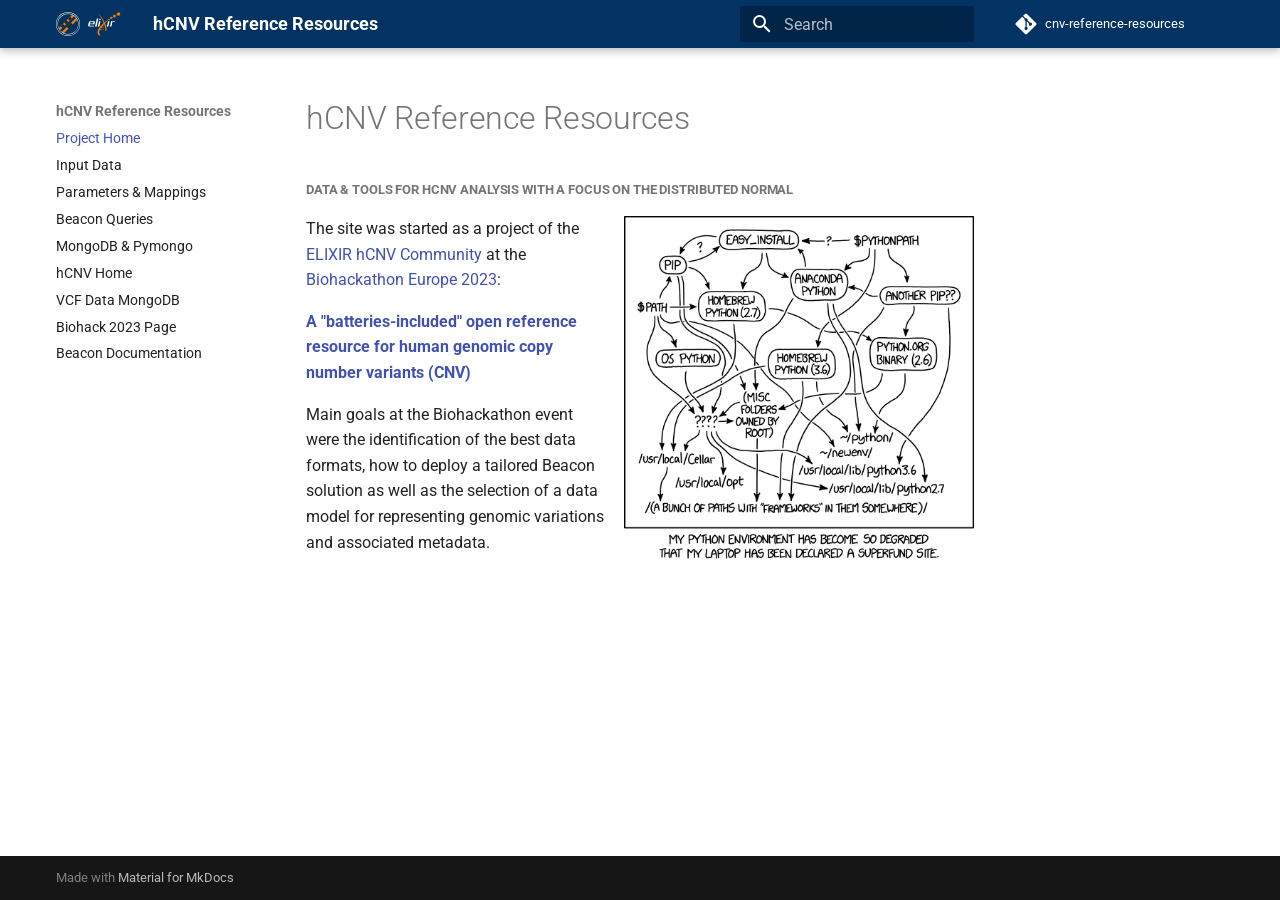
<file: index.html>
<!doctype html>
<html lang="en" class="no-js">
  <head>
    
      <meta charset="utf-8">
      <meta name="viewport" content="width=device-width,initial-scale=1">
      
        <meta name="description" content="Data &amp; tools for hCNV analysis with a focus on the distributed normal">
      
      
        <meta name="author" content="Michael Baudis">
      
      
      
      
        <link rel="next" href="data-resources/">
      
      
      <link rel="icon" href="assets/images/favicon.png">
      <meta name="generator" content="mkdocs-1.5.3, mkdocs-material-9.4.14">
    
    
      
        <title>hCNV Reference Resources</title>
      
    
    
      <link rel="stylesheet" href="assets/stylesheets/main.fad675c6.min.css">
      
      


    
    
      
    
    
      
        
        
        <link rel="preconnect" href="https://fonts.gstatic.com" crossorigin>
        <link rel="stylesheet" href="https://fonts.googleapis.com/css?family=Roboto:300,300i,400,400i,700,700i%7CRoboto+Mono:400,400i,700,700i&display=fallback">
        <style>:root{--md-text-font:"Roboto";--md-code-font:"Roboto Mono"}</style>
      
    
    
      <link rel="stylesheet" href="css/theme_overrides.css">
    
    <script>__md_scope=new URL(".",location),__md_hash=e=>[...e].reduce((e,_)=>(e<<5)-e+_.charCodeAt(0),0),__md_get=(e,_=localStorage,t=__md_scope)=>JSON.parse(_.getItem(t.pathname+"."+e)),__md_set=(e,_,t=localStorage,a=__md_scope)=>{try{t.setItem(a.pathname+"."+e,JSON.stringify(_))}catch(e){}}</script>
    
      

    
    
    
  </head>
  
  
    <body dir="ltr">
  
    
    
      <script>var palette=__md_get("__palette");if(palette&&"object"==typeof palette.color)for(var key of Object.keys(palette.color))document.body.setAttribute("data-md-color-"+key,palette.color[key])</script>
    
    <input class="md-toggle" data-md-toggle="drawer" type="checkbox" id="__drawer" autocomplete="off">
    <input class="md-toggle" data-md-toggle="search" type="checkbox" id="__search" autocomplete="off">
    <label class="md-overlay" for="__drawer"></label>
    <div data-md-component="skip">
      
    </div>
    <div data-md-component="announce">
      
    </div>
    
    
      

  

<header class="md-header md-header--shadow" data-md-component="header">
  <nav class="md-header__inner md-grid" aria-label="Header">
    <a href="." title="hCNV Reference Resources" class="md-header__button md-logo" aria-label="hCNV Reference Resources" data-md-component="logo">
      
  <img src="img/hCNV-Elixir-logo.svg" alt="logo">

    </a>
    <label class="md-header__button md-icon" for="__drawer">
      
      <svg xmlns="http://www.w3.org/2000/svg" viewBox="0 0 24 24"><path d="M3 6h18v2H3V6m0 5h18v2H3v-2m0 5h18v2H3v-2Z"/></svg>
    </label>
    <div class="md-header__title" data-md-component="header-title">
      <div class="md-header__ellipsis">
        <div class="md-header__topic">
          <span class="md-ellipsis">
            hCNV Reference Resources
          </span>
        </div>
        <div class="md-header__topic" data-md-component="header-topic">
          <span class="md-ellipsis">
            
              Project Home
            
          </span>
        </div>
      </div>
    </div>
    
    
    
      <label class="md-header__button md-icon" for="__search">
        
        <svg xmlns="http://www.w3.org/2000/svg" viewBox="0 0 24 24"><path d="M9.5 3A6.5 6.5 0 0 1 16 9.5c0 1.61-.59 3.09-1.56 4.23l.27.27h.79l5 5-1.5 1.5-5-5v-.79l-.27-.27A6.516 6.516 0 0 1 9.5 16 6.5 6.5 0 0 1 3 9.5 6.5 6.5 0 0 1 9.5 3m0 2C7 5 5 7 5 9.5S7 14 9.5 14 14 12 14 9.5 12 5 9.5 5Z"/></svg>
      </label>
      <div class="md-search" data-md-component="search" role="dialog">
  <label class="md-search__overlay" for="__search"></label>
  <div class="md-search__inner" role="search">
    <form class="md-search__form" name="search">
      <input type="text" class="md-search__input" name="query" aria-label="Search" placeholder="Search" autocapitalize="off" autocorrect="off" autocomplete="off" spellcheck="false" data-md-component="search-query" required>
      <label class="md-search__icon md-icon" for="__search">
        
        <svg xmlns="http://www.w3.org/2000/svg" viewBox="0 0 24 24"><path d="M9.5 3A6.5 6.5 0 0 1 16 9.5c0 1.61-.59 3.09-1.56 4.23l.27.27h.79l5 5-1.5 1.5-5-5v-.79l-.27-.27A6.516 6.516 0 0 1 9.5 16 6.5 6.5 0 0 1 3 9.5 6.5 6.5 0 0 1 9.5 3m0 2C7 5 5 7 5 9.5S7 14 9.5 14 14 12 14 9.5 12 5 9.5 5Z"/></svg>
        
        <svg xmlns="http://www.w3.org/2000/svg" viewBox="0 0 24 24"><path d="M20 11v2H8l5.5 5.5-1.42 1.42L4.16 12l7.92-7.92L13.5 5.5 8 11h12Z"/></svg>
      </label>
      <nav class="md-search__options" aria-label="Search">
        
        <button type="reset" class="md-search__icon md-icon" title="Clear" aria-label="Clear" tabindex="-1">
          
          <svg xmlns="http://www.w3.org/2000/svg" viewBox="0 0 24 24"><path d="M19 6.41 17.59 5 12 10.59 6.41 5 5 6.41 10.59 12 5 17.59 6.41 19 12 13.41 17.59 19 19 17.59 13.41 12 19 6.41Z"/></svg>
        </button>
      </nav>
      
    </form>
    <div class="md-search__output">
      <div class="md-search__scrollwrap" data-md-scrollfix>
        <div class="md-search-result" data-md-component="search-result">
          <div class="md-search-result__meta">
            Initializing search
          </div>
          <ol class="md-search-result__list" role="presentation"></ol>
        </div>
      </div>
    </div>
  </div>
</div>
    
    
      <div class="md-header__source">
        <a href="https://github.com/hCNV/cnv-reference-resources" title="Go to repository" class="md-source" data-md-component="source">
  <div class="md-source__icon md-icon">
    
    <svg xmlns="http://www.w3.org/2000/svg" viewBox="0 0 448 512"><!--! Font Awesome Free 6.4.2 by @fontawesome - https://fontawesome.com License - https://fontawesome.com/license/free (Icons: CC BY 4.0, Fonts: SIL OFL 1.1, Code: MIT License) Copyright 2023 Fonticons, Inc.--><path d="M439.55 236.05 244 40.45a28.87 28.87 0 0 0-40.81 0l-40.66 40.63 51.52 51.52c27.06-9.14 52.68 16.77 43.39 43.68l49.66 49.66c34.23-11.8 61.18 31 35.47 56.69-26.49 26.49-70.21-2.87-56-37.34L240.22 199v121.85c25.3 12.54 22.26 41.85 9.08 55a34.34 34.34 0 0 1-48.55 0c-17.57-17.6-11.07-46.91 11.25-56v-123c-20.8-8.51-24.6-30.74-18.64-45L142.57 101 8.45 235.14a28.86 28.86 0 0 0 0 40.81l195.61 195.6a28.86 28.86 0 0 0 40.8 0l194.69-194.69a28.86 28.86 0 0 0 0-40.81z"/></svg>
  </div>
  <div class="md-source__repository">
    cnv-reference-resources
  </div>
</a>
      </div>
    
  </nav>
  
</header>
    
    <div class="md-container" data-md-component="container">
      
      
        
          
        
      
      <main class="md-main" data-md-component="main">
        <div class="md-main__inner md-grid">
          
            
              
              <div class="md-sidebar md-sidebar--primary" data-md-component="sidebar" data-md-type="navigation" >
                <div class="md-sidebar__scrollwrap">
                  <div class="md-sidebar__inner">
                    



<nav class="md-nav md-nav--primary" aria-label="Navigation" data-md-level="0">
  <label class="md-nav__title" for="__drawer">
    <a href="." title="hCNV Reference Resources" class="md-nav__button md-logo" aria-label="hCNV Reference Resources" data-md-component="logo">
      
  <img src="img/hCNV-Elixir-logo.svg" alt="logo">

    </a>
    hCNV Reference Resources
  </label>
  
    <div class="md-nav__source">
      <a href="https://github.com/hCNV/cnv-reference-resources" title="Go to repository" class="md-source" data-md-component="source">
  <div class="md-source__icon md-icon">
    
    <svg xmlns="http://www.w3.org/2000/svg" viewBox="0 0 448 512"><!--! Font Awesome Free 6.4.2 by @fontawesome - https://fontawesome.com License - https://fontawesome.com/license/free (Icons: CC BY 4.0, Fonts: SIL OFL 1.1, Code: MIT License) Copyright 2023 Fonticons, Inc.--><path d="M439.55 236.05 244 40.45a28.87 28.87 0 0 0-40.81 0l-40.66 40.63 51.52 51.52c27.06-9.14 52.68 16.77 43.39 43.68l49.66 49.66c34.23-11.8 61.18 31 35.47 56.69-26.49 26.49-70.21-2.87-56-37.34L240.22 199v121.85c25.3 12.54 22.26 41.85 9.08 55a34.34 34.34 0 0 1-48.55 0c-17.57-17.6-11.07-46.91 11.25-56v-123c-20.8-8.51-24.6-30.74-18.64-45L142.57 101 8.45 235.14a28.86 28.86 0 0 0 0 40.81l195.61 195.6a28.86 28.86 0 0 0 40.8 0l194.69-194.69a28.86 28.86 0 0 0 0-40.81z"/></svg>
  </div>
  <div class="md-source__repository">
    cnv-reference-resources
  </div>
</a>
    </div>
  
  <ul class="md-nav__list" data-md-scrollfix>
    
      
      
  
  
    
  
  
  
    <li class="md-nav__item md-nav__item--active">
      
      <input class="md-nav__toggle md-toggle" type="checkbox" id="__toc">
      
      
      
      <a href="." class="md-nav__link md-nav__link--active">
        
  
  <span class="md-ellipsis">
    Project Home
  </span>
  

      </a>
      
    </li>
  

    
      
      
  
  
  
  
    <li class="md-nav__item">
      <a href="data-resources/" class="md-nav__link">
        
  
  <span class="md-ellipsis">
    Input Data
  </span>
  

      </a>
    </li>
  

    
      
      
  
  
  
  
    <li class="md-nav__item">
      <a href="parameters-and-mappings/" class="md-nav__link">
        
  
  <span class="md-ellipsis">
    Parameters &amp; Mappings
  </span>
  

      </a>
    </li>
  

    
      
      
  
  
  
  
    <li class="md-nav__item">
      <a href="beacon-queries/" class="md-nav__link">
        
  
  <span class="md-ellipsis">
    Beacon Queries
  </span>
  

      </a>
    </li>
  

    
      
      
  
  
  
  
    <li class="md-nav__item">
      <a href="mongodb-pymongo/" class="md-nav__link">
        
  
  <span class="md-ellipsis">
    MongoDB &amp; Pymongo
  </span>
  

      </a>
    </li>
  

    
      
      
  
  
  
  
    <li class="md-nav__item">
      <a href="https://cnvar.org" class="md-nav__link">
        
  
  <span class="md-ellipsis">
    hCNV Home
  </span>
  

      </a>
    </li>
  

    
      
      
  
  
  
  
    <li class="md-nav__item">
      <a href="vcfdata-mongodb/" class="md-nav__link">
        
  
  <span class="md-ellipsis">
    VCF Data MongoDB
  </span>
  

      </a>
    </li>
  

    
      
      
  
  
  
  
    <li class="md-nav__item">
      <a href="https://github.com/elixir-europe/biohackathon-projects-2023/tree/main/1" class="md-nav__link">
        
  
  <span class="md-ellipsis">
    Biohack 2023 Page
  </span>
  

      </a>
    </li>
  

    
      
      
  
  
  
  
    <li class="md-nav__item">
      <a href="https://docs.genomebeacons.org" class="md-nav__link">
        
  
  <span class="md-ellipsis">
    Beacon Documentation
  </span>
  

      </a>
    </li>
  

    
  </ul>
</nav>
                  </div>
                </div>
              </div>
            
            
              
              <div class="md-sidebar md-sidebar--secondary" data-md-component="sidebar" data-md-type="toc" >
                <div class="md-sidebar__scrollwrap">
                  <div class="md-sidebar__inner">
                    

<nav class="md-nav md-nav--secondary" aria-label="Table of contents">
  
  
  
  
</nav>
                  </div>
                </div>
              </div>
            
          
          
            <div class="md-content" data-md-component="content">
              <article class="md-content__inner md-typeset">
                
                  

  
  


<h1 id="hcnv-reference-resources">hCNV Reference Resources<a class="headerlink" href="#hcnv-reference-resources" title="Permanent link">&para;</a></h1>
<h5 id="data-tools-for-hcnv-analysis-with-a-focus-on-the-distributed-normal">Data &amp; tools for hCNV analysis with a focus on the distributed normal<a class="headerlink" href="#data-tools-for-hcnv-analysis-with-a-focus-on-the-distributed-normal" title="Permanent link">&para;</a></h5>
<p><img alt="XKCD Python library hell" src="img/xkcd-python_environment.png" style="float: right; width: 350px; margin-left: 20px; margin-bottom: 15px" />The site was started as a project of the <a href="https://cnvar.org">ELIXIR hCNV Community</a>
at the <a href="https://biohackathon-europe.org">Biohackathon Europe 2023</a>:</p>
<p><strong><a href="https://github.com/elixir-europe/biohackathon-projects-2023/tree/main/1">A "batteries-included" open reference resource for human genomic copy number variants (CNV)</a></strong></p>
<p>Main goals at the Biohackathon event were the identification of the best data
formats, how to deploy a tailored Beacon solution as well as the selection of
a data model for representing genomic variations and associated metadata.</p>





                
              </article>
            </div>
          
          
        </div>
        
      </main>
      
        <footer class="md-footer">
  
  <div class="md-footer-meta md-typeset">
    <div class="md-footer-meta__inner md-grid">
      <div class="md-copyright">
  
  
    Made with
    <a href="https://squidfunk.github.io/mkdocs-material/" target="_blank" rel="noopener">
      Material for MkDocs
    </a>
  
</div>
      
    </div>
  </div>
</footer>
      
    </div>
    <div class="md-dialog" data-md-component="dialog">
      <div class="md-dialog__inner md-typeset"></div>
    </div>
    
    
    <script id="__config" type="application/json">{"base": ".", "features": [], "search": "assets/javascripts/workers/search.f886a092.min.js", "translations": {"clipboard.copied": "Copied to clipboard", "clipboard.copy": "Copy to clipboard", "search.result.more.one": "1 more on this page", "search.result.more.other": "# more on this page", "search.result.none": "No matching documents", "search.result.one": "1 matching document", "search.result.other": "# matching documents", "search.result.placeholder": "Type to start searching", "search.result.term.missing": "Missing", "select.version": "Select version"}}</script>
    
    
      <script src="assets/javascripts/bundle.cd18aaf1.min.js"></script>
      
    
  </body>
</html>
</file>
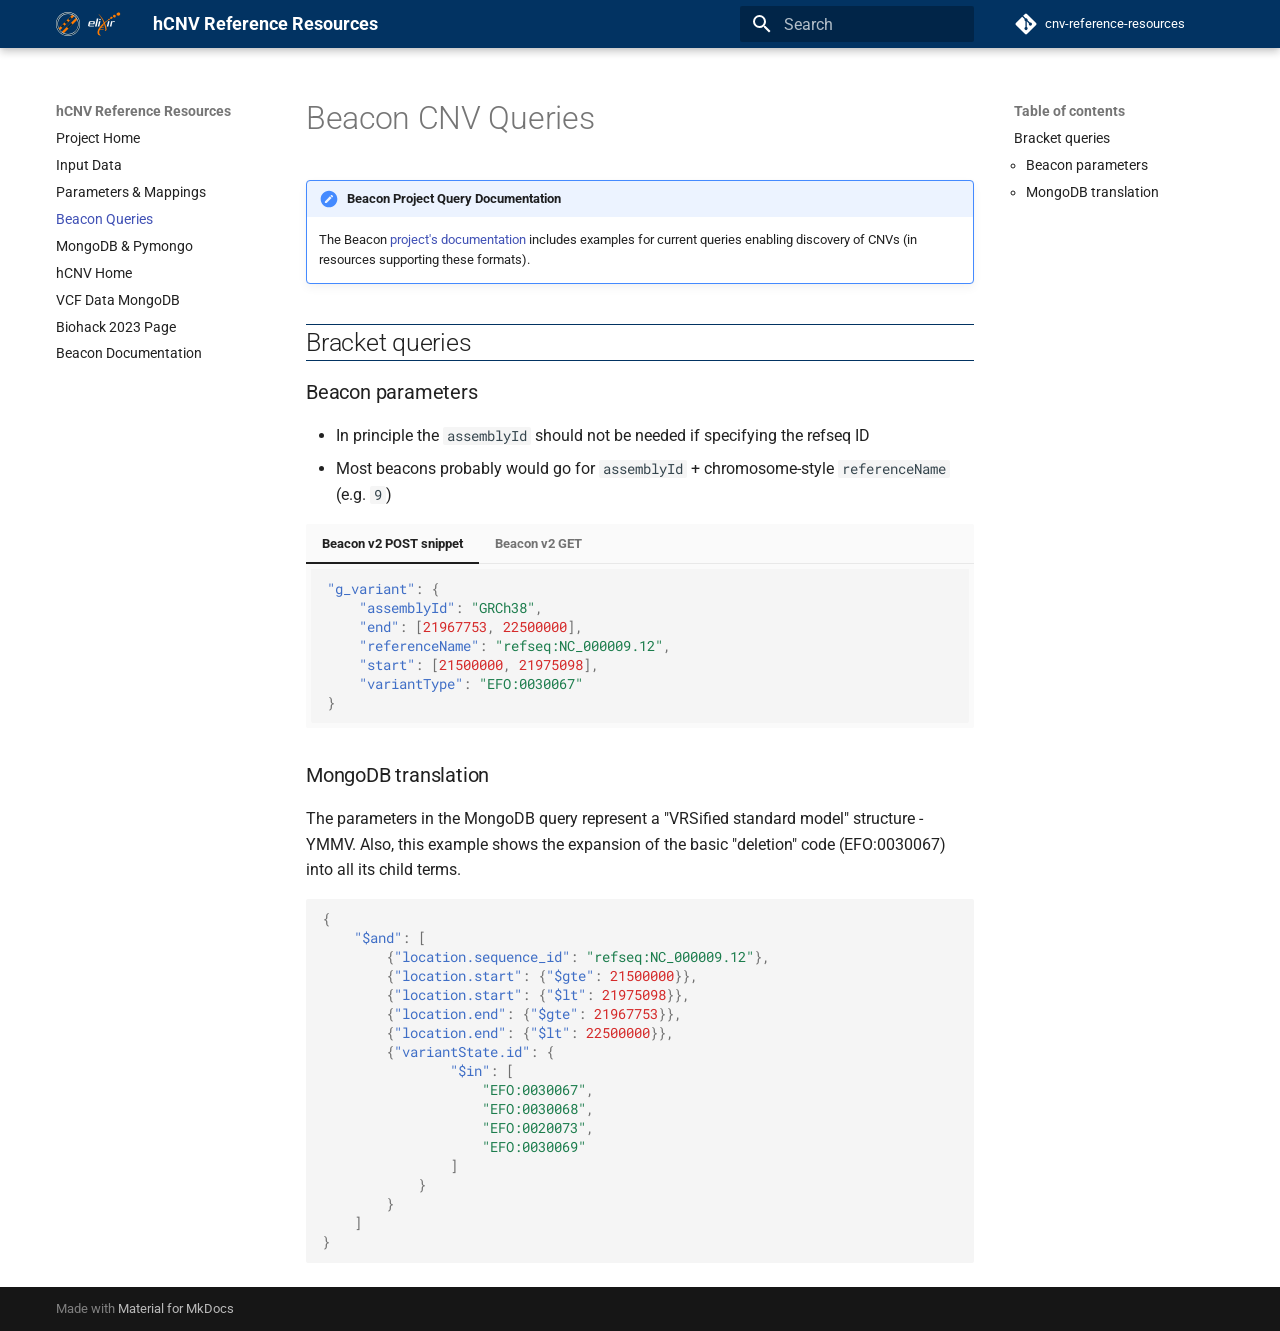
<file: beacon-queries/index.html>
<!doctype html>
<html lang="en" class="no-js">
  <head>
    
      <meta charset="utf-8">
      <meta name="viewport" content="width=device-width,initial-scale=1">
      
        <meta name="description" content="Data &amp; tools for hCNV analysis with a focus on the distributed normal">
      
      
        <meta name="author" content="Michael Baudis">
      
      
      
        <link rel="prev" href="../parameters-and-mappings/">
      
      
        <link rel="next" href="../mongodb-pymongo/">
      
      
      <link rel="icon" href="../assets/images/favicon.png">
      <meta name="generator" content="mkdocs-1.5.3, mkdocs-material-9.4.14">
    
    
      
        <title>Beacon Queries - hCNV Reference Resources</title>
      
    
    
      <link rel="stylesheet" href="../assets/stylesheets/main.fad675c6.min.css">
      
      


    
    
      
    
    
      
        
        
        <link rel="preconnect" href="https://fonts.gstatic.com" crossorigin>
        <link rel="stylesheet" href="https://fonts.googleapis.com/css?family=Roboto:300,300i,400,400i,700,700i%7CRoboto+Mono:400,400i,700,700i&display=fallback">
        <style>:root{--md-text-font:"Roboto";--md-code-font:"Roboto Mono"}</style>
      
    
    
      <link rel="stylesheet" href="../css/theme_overrides.css">
    
    <script>__md_scope=new URL("..",location),__md_hash=e=>[...e].reduce((e,_)=>(e<<5)-e+_.charCodeAt(0),0),__md_get=(e,_=localStorage,t=__md_scope)=>JSON.parse(_.getItem(t.pathname+"."+e)),__md_set=(e,_,t=localStorage,a=__md_scope)=>{try{t.setItem(a.pathname+"."+e,JSON.stringify(_))}catch(e){}}</script>
    
      

    
    
    
  </head>
  
  
    <body dir="ltr">
  
    
    
      <script>var palette=__md_get("__palette");if(palette&&"object"==typeof palette.color)for(var key of Object.keys(palette.color))document.body.setAttribute("data-md-color-"+key,palette.color[key])</script>
    
    <input class="md-toggle" data-md-toggle="drawer" type="checkbox" id="__drawer" autocomplete="off">
    <input class="md-toggle" data-md-toggle="search" type="checkbox" id="__search" autocomplete="off">
    <label class="md-overlay" for="__drawer"></label>
    <div data-md-component="skip">
      
        
        <a href="#bracket-queries" class="md-skip">
          Skip to content
        </a>
      
    </div>
    <div data-md-component="announce">
      
    </div>
    
    
      

  

<header class="md-header md-header--shadow" data-md-component="header">
  <nav class="md-header__inner md-grid" aria-label="Header">
    <a href=".." title="hCNV Reference Resources" class="md-header__button md-logo" aria-label="hCNV Reference Resources" data-md-component="logo">
      
  <img src="../img/hCNV-Elixir-logo.svg" alt="logo">

    </a>
    <label class="md-header__button md-icon" for="__drawer">
      
      <svg xmlns="http://www.w3.org/2000/svg" viewBox="0 0 24 24"><path d="M3 6h18v2H3V6m0 5h18v2H3v-2m0 5h18v2H3v-2Z"/></svg>
    </label>
    <div class="md-header__title" data-md-component="header-title">
      <div class="md-header__ellipsis">
        <div class="md-header__topic">
          <span class="md-ellipsis">
            hCNV Reference Resources
          </span>
        </div>
        <div class="md-header__topic" data-md-component="header-topic">
          <span class="md-ellipsis">
            
              Beacon Queries
            
          </span>
        </div>
      </div>
    </div>
    
    
    
      <label class="md-header__button md-icon" for="__search">
        
        <svg xmlns="http://www.w3.org/2000/svg" viewBox="0 0 24 24"><path d="M9.5 3A6.5 6.5 0 0 1 16 9.5c0 1.61-.59 3.09-1.56 4.23l.27.27h.79l5 5-1.5 1.5-5-5v-.79l-.27-.27A6.516 6.516 0 0 1 9.5 16 6.5 6.5 0 0 1 3 9.5 6.5 6.5 0 0 1 9.5 3m0 2C7 5 5 7 5 9.5S7 14 9.5 14 14 12 14 9.5 12 5 9.5 5Z"/></svg>
      </label>
      <div class="md-search" data-md-component="search" role="dialog">
  <label class="md-search__overlay" for="__search"></label>
  <div class="md-search__inner" role="search">
    <form class="md-search__form" name="search">
      <input type="text" class="md-search__input" name="query" aria-label="Search" placeholder="Search" autocapitalize="off" autocorrect="off" autocomplete="off" spellcheck="false" data-md-component="search-query" required>
      <label class="md-search__icon md-icon" for="__search">
        
        <svg xmlns="http://www.w3.org/2000/svg" viewBox="0 0 24 24"><path d="M9.5 3A6.5 6.5 0 0 1 16 9.5c0 1.61-.59 3.09-1.56 4.23l.27.27h.79l5 5-1.5 1.5-5-5v-.79l-.27-.27A6.516 6.516 0 0 1 9.5 16 6.5 6.5 0 0 1 3 9.5 6.5 6.5 0 0 1 9.5 3m0 2C7 5 5 7 5 9.5S7 14 9.5 14 14 12 14 9.5 12 5 9.5 5Z"/></svg>
        
        <svg xmlns="http://www.w3.org/2000/svg" viewBox="0 0 24 24"><path d="M20 11v2H8l5.5 5.5-1.42 1.42L4.16 12l7.92-7.92L13.5 5.5 8 11h12Z"/></svg>
      </label>
      <nav class="md-search__options" aria-label="Search">
        
        <button type="reset" class="md-search__icon md-icon" title="Clear" aria-label="Clear" tabindex="-1">
          
          <svg xmlns="http://www.w3.org/2000/svg" viewBox="0 0 24 24"><path d="M19 6.41 17.59 5 12 10.59 6.41 5 5 6.41 10.59 12 5 17.59 6.41 19 12 13.41 17.59 19 19 17.59 13.41 12 19 6.41Z"/></svg>
        </button>
      </nav>
      
    </form>
    <div class="md-search__output">
      <div class="md-search__scrollwrap" data-md-scrollfix>
        <div class="md-search-result" data-md-component="search-result">
          <div class="md-search-result__meta">
            Initializing search
          </div>
          <ol class="md-search-result__list" role="presentation"></ol>
        </div>
      </div>
    </div>
  </div>
</div>
    
    
      <div class="md-header__source">
        <a href="https://github.com/hCNV/cnv-reference-resources" title="Go to repository" class="md-source" data-md-component="source">
  <div class="md-source__icon md-icon">
    
    <svg xmlns="http://www.w3.org/2000/svg" viewBox="0 0 448 512"><!--! Font Awesome Free 6.4.2 by @fontawesome - https://fontawesome.com License - https://fontawesome.com/license/free (Icons: CC BY 4.0, Fonts: SIL OFL 1.1, Code: MIT License) Copyright 2023 Fonticons, Inc.--><path d="M439.55 236.05 244 40.45a28.87 28.87 0 0 0-40.81 0l-40.66 40.63 51.52 51.52c27.06-9.14 52.68 16.77 43.39 43.68l49.66 49.66c34.23-11.8 61.18 31 35.47 56.69-26.49 26.49-70.21-2.87-56-37.34L240.22 199v121.85c25.3 12.54 22.26 41.85 9.08 55a34.34 34.34 0 0 1-48.55 0c-17.57-17.6-11.07-46.91 11.25-56v-123c-20.8-8.51-24.6-30.74-18.64-45L142.57 101 8.45 235.14a28.86 28.86 0 0 0 0 40.81l195.61 195.6a28.86 28.86 0 0 0 40.8 0l194.69-194.69a28.86 28.86 0 0 0 0-40.81z"/></svg>
  </div>
  <div class="md-source__repository">
    cnv-reference-resources
  </div>
</a>
      </div>
    
  </nav>
  
</header>
    
    <div class="md-container" data-md-component="container">
      
      
        
          
        
      
      <main class="md-main" data-md-component="main">
        <div class="md-main__inner md-grid">
          
            
              
              <div class="md-sidebar md-sidebar--primary" data-md-component="sidebar" data-md-type="navigation" >
                <div class="md-sidebar__scrollwrap">
                  <div class="md-sidebar__inner">
                    



<nav class="md-nav md-nav--primary" aria-label="Navigation" data-md-level="0">
  <label class="md-nav__title" for="__drawer">
    <a href=".." title="hCNV Reference Resources" class="md-nav__button md-logo" aria-label="hCNV Reference Resources" data-md-component="logo">
      
  <img src="../img/hCNV-Elixir-logo.svg" alt="logo">

    </a>
    hCNV Reference Resources
  </label>
  
    <div class="md-nav__source">
      <a href="https://github.com/hCNV/cnv-reference-resources" title="Go to repository" class="md-source" data-md-component="source">
  <div class="md-source__icon md-icon">
    
    <svg xmlns="http://www.w3.org/2000/svg" viewBox="0 0 448 512"><!--! Font Awesome Free 6.4.2 by @fontawesome - https://fontawesome.com License - https://fontawesome.com/license/free (Icons: CC BY 4.0, Fonts: SIL OFL 1.1, Code: MIT License) Copyright 2023 Fonticons, Inc.--><path d="M439.55 236.05 244 40.45a28.87 28.87 0 0 0-40.81 0l-40.66 40.63 51.52 51.52c27.06-9.14 52.68 16.77 43.39 43.68l49.66 49.66c34.23-11.8 61.18 31 35.47 56.69-26.49 26.49-70.21-2.87-56-37.34L240.22 199v121.85c25.3 12.54 22.26 41.85 9.08 55a34.34 34.34 0 0 1-48.55 0c-17.57-17.6-11.07-46.91 11.25-56v-123c-20.8-8.51-24.6-30.74-18.64-45L142.57 101 8.45 235.14a28.86 28.86 0 0 0 0 40.81l195.61 195.6a28.86 28.86 0 0 0 40.8 0l194.69-194.69a28.86 28.86 0 0 0 0-40.81z"/></svg>
  </div>
  <div class="md-source__repository">
    cnv-reference-resources
  </div>
</a>
    </div>
  
  <ul class="md-nav__list" data-md-scrollfix>
    
      
      
  
  
  
  
    <li class="md-nav__item">
      <a href=".." class="md-nav__link">
        
  
  <span class="md-ellipsis">
    Project Home
  </span>
  

      </a>
    </li>
  

    
      
      
  
  
  
  
    <li class="md-nav__item">
      <a href="../data-resources/" class="md-nav__link">
        
  
  <span class="md-ellipsis">
    Input Data
  </span>
  

      </a>
    </li>
  

    
      
      
  
  
  
  
    <li class="md-nav__item">
      <a href="../parameters-and-mappings/" class="md-nav__link">
        
  
  <span class="md-ellipsis">
    Parameters &amp; Mappings
  </span>
  

      </a>
    </li>
  

    
      
      
  
  
    
  
  
  
    <li class="md-nav__item md-nav__item--active">
      
      <input class="md-nav__toggle md-toggle" type="checkbox" id="__toc">
      
      
      
        <label class="md-nav__link md-nav__link--active" for="__toc">
          
  
  <span class="md-ellipsis">
    Beacon Queries
  </span>
  

          <span class="md-nav__icon md-icon"></span>
        </label>
      
      <a href="./" class="md-nav__link md-nav__link--active">
        
  
  <span class="md-ellipsis">
    Beacon Queries
  </span>
  

      </a>
      
        

<nav class="md-nav md-nav--secondary" aria-label="Table of contents">
  
  
  
  
    <label class="md-nav__title" for="__toc">
      <span class="md-nav__icon md-icon"></span>
      Table of contents
    </label>
    <ul class="md-nav__list" data-md-component="toc" data-md-scrollfix>
      
        <li class="md-nav__item">
  <a href="#bracket-queries" class="md-nav__link">
    <span class="md-ellipsis">
      Bracket queries
    </span>
  </a>
  
    <nav class="md-nav" aria-label="Bracket queries">
      <ul class="md-nav__list">
        
          <li class="md-nav__item">
  <a href="#beacon-parameters" class="md-nav__link">
    <span class="md-ellipsis">
      Beacon parameters
    </span>
  </a>
  
</li>
        
          <li class="md-nav__item">
  <a href="#mongodb-translation" class="md-nav__link">
    <span class="md-ellipsis">
      MongoDB translation
    </span>
  </a>
  
</li>
        
      </ul>
    </nav>
  
</li>
      
    </ul>
  
</nav>
      
    </li>
  

    
      
      
  
  
  
  
    <li class="md-nav__item">
      <a href="../mongodb-pymongo/" class="md-nav__link">
        
  
  <span class="md-ellipsis">
    MongoDB &amp; Pymongo
  </span>
  

      </a>
    </li>
  

    
      
      
  
  
  
  
    <li class="md-nav__item">
      <a href="https://cnvar.org" class="md-nav__link">
        
  
  <span class="md-ellipsis">
    hCNV Home
  </span>
  

      </a>
    </li>
  

    
      
      
  
  
  
  
    <li class="md-nav__item">
      <a href="../vcfdata-mongodb/" class="md-nav__link">
        
  
  <span class="md-ellipsis">
    VCF Data MongoDB
  </span>
  

      </a>
    </li>
  

    
      
      
  
  
  
  
    <li class="md-nav__item">
      <a href="https://github.com/elixir-europe/biohackathon-projects-2023/tree/main/1" class="md-nav__link">
        
  
  <span class="md-ellipsis">
    Biohack 2023 Page
  </span>
  

      </a>
    </li>
  

    
      
      
  
  
  
  
    <li class="md-nav__item">
      <a href="https://docs.genomebeacons.org" class="md-nav__link">
        
  
  <span class="md-ellipsis">
    Beacon Documentation
  </span>
  

      </a>
    </li>
  

    
  </ul>
</nav>
                  </div>
                </div>
              </div>
            
            
              
              <div class="md-sidebar md-sidebar--secondary" data-md-component="sidebar" data-md-type="toc" >
                <div class="md-sidebar__scrollwrap">
                  <div class="md-sidebar__inner">
                    

<nav class="md-nav md-nav--secondary" aria-label="Table of contents">
  
  
  
  
    <label class="md-nav__title" for="__toc">
      <span class="md-nav__icon md-icon"></span>
      Table of contents
    </label>
    <ul class="md-nav__list" data-md-component="toc" data-md-scrollfix>
      
        <li class="md-nav__item">
  <a href="#bracket-queries" class="md-nav__link">
    <span class="md-ellipsis">
      Bracket queries
    </span>
  </a>
  
    <nav class="md-nav" aria-label="Bracket queries">
      <ul class="md-nav__list">
        
          <li class="md-nav__item">
  <a href="#beacon-parameters" class="md-nav__link">
    <span class="md-ellipsis">
      Beacon parameters
    </span>
  </a>
  
</li>
        
          <li class="md-nav__item">
  <a href="#mongodb-translation" class="md-nav__link">
    <span class="md-ellipsis">
      MongoDB translation
    </span>
  </a>
  
</li>
        
      </ul>
    </nav>
  
</li>
      
    </ul>
  
</nav>
                  </div>
                </div>
              </div>
            
          
          
            <div class="md-content" data-md-component="content">
              <article class="md-content__inner md-typeset">
                
                  

  
  


<h1 id="beacon-cnv-queries">Beacon CNV Queries<a class="headerlink" href="#beacon-cnv-queries" title="Permanent link">&para;</a></h1>
<div class="admonition note">
<p class="admonition-title">Beacon Project Query Documentation</p>
<p>The Beacon <a href="http://docs.genomebeacons.org/variant-queries/#beacon-range-queries">project's documentation</a> includes examples for current queries enabling
discovery of CNVs (in resources supporting these formats).</p>
</div>
<h2 id="bracket-queries">Bracket queries<a class="headerlink" href="#bracket-queries" title="Permanent link">&para;</a></h2>
<h3 id="beacon-parameters">Beacon parameters<a class="headerlink" href="#beacon-parameters" title="Permanent link">&para;</a></h3>
<ul>
<li>In principle the <code>assemblyId</code> should not be needed if specifying the refseq ID</li>
<li>Most beacons probably would go for <code>assemblyId</code> + chromosome-style <code>referenceName</code> (e.g. <code>9</code>)</li>
</ul>
<div class="tabbed-set tabbed-alternate" data-tabs="1:2"><input checked="checked" id="__tabbed_1_1" name="__tabbed_1" type="radio" /><input id="__tabbed_1_2" name="__tabbed_1" type="radio" /><div class="tabbed-labels"><label for="__tabbed_1_1">Beacon v2 POST snippet</label><label for="__tabbed_1_2">Beacon v2 GET</label></div>
<div class="tabbed-content">
<div class="tabbed-block">
<div class="highlight"><pre><span></span><code><span class="nt">&quot;g_variant&quot;</span><span class="p">:</span><span class="w"> </span><span class="p">{</span>
<span class="w">    </span><span class="nt">&quot;assemblyId&quot;</span><span class="p">:</span><span class="w"> </span><span class="s2">&quot;GRCh38&quot;</span><span class="p">,</span>
<span class="w">    </span><span class="nt">&quot;end&quot;</span><span class="p">:</span><span class="w"> </span><span class="p">[</span><span class="mi">21967753</span><span class="p">,</span><span class="w"> </span><span class="mi">22500000</span><span class="p">],</span>
<span class="w">    </span><span class="nt">&quot;referenceName&quot;</span><span class="p">:</span><span class="w"> </span><span class="s2">&quot;refseq:NC_000009.12&quot;</span><span class="p">,</span>
<span class="w">    </span><span class="nt">&quot;start&quot;</span><span class="p">:</span><span class="w"> </span><span class="p">[</span><span class="mi">21500000</span><span class="p">,</span><span class="w"> </span><span class="mi">21975098</span><span class="p">],</span>
<span class="w">    </span><span class="nt">&quot;variantType&quot;</span><span class="p">:</span><span class="w"> </span><span class="s2">&quot;EFO:0030067&quot;</span>
<span class="p">}</span>
</code></pre></div>
</div>
<div class="tabbed-block">
<div class="highlight"><pre><span></span><code>?assemblyId=GRCh38&amp;referenceName=refseq:NC_000009.12&amp;start=21500000,21975098&amp;end=21967753,22500000&amp;variantType=EFO:0030067
</code></pre></div>
</div>
</div>
</div>
<h3 id="mongodb-translation">MongoDB translation<a class="headerlink" href="#mongodb-translation" title="Permanent link">&para;</a></h3>
<p>The parameters in the MongoDB query represent a "VRSified standard model" structure - YMMV.
Also, this example shows the expansion of the basic "deletion" code (EFO:0030067)
into all its child terms.</p>
<div class="highlight"><pre><span></span><code><span class="p">{</span>
<span class="w">    </span><span class="nt">&quot;$and&quot;</span><span class="p">:</span><span class="w"> </span><span class="p">[</span>
<span class="w">        </span><span class="p">{</span><span class="nt">&quot;location.sequence_id&quot;</span><span class="p">:</span><span class="w"> </span><span class="s2">&quot;refseq:NC_000009.12&quot;</span><span class="p">},</span>
<span class="w">        </span><span class="p">{</span><span class="nt">&quot;location.start&quot;</span><span class="p">:</span><span class="w"> </span><span class="p">{</span><span class="nt">&quot;$gte&quot;</span><span class="p">:</span><span class="w"> </span><span class="mi">21500000</span><span class="p">}},</span>
<span class="w">        </span><span class="p">{</span><span class="nt">&quot;location.start&quot;</span><span class="p">:</span><span class="w"> </span><span class="p">{</span><span class="nt">&quot;$lt&quot;</span><span class="p">:</span><span class="w"> </span><span class="mi">21975098</span><span class="p">}},</span>
<span class="w">        </span><span class="p">{</span><span class="nt">&quot;location.end&quot;</span><span class="p">:</span><span class="w"> </span><span class="p">{</span><span class="nt">&quot;$gte&quot;</span><span class="p">:</span><span class="w"> </span><span class="mi">21967753</span><span class="p">}},</span>
<span class="w">        </span><span class="p">{</span><span class="nt">&quot;location.end&quot;</span><span class="p">:</span><span class="w"> </span><span class="p">{</span><span class="nt">&quot;$lt&quot;</span><span class="p">:</span><span class="w"> </span><span class="mi">22500000</span><span class="p">}},</span>
<span class="w">        </span><span class="p">{</span><span class="nt">&quot;variantState.id&quot;</span><span class="p">:</span><span class="w"> </span><span class="p">{</span>
<span class="w">                </span><span class="nt">&quot;$in&quot;</span><span class="p">:</span><span class="w"> </span><span class="p">[</span>
<span class="w">                    </span><span class="s2">&quot;EFO:0030067&quot;</span><span class="p">,</span>
<span class="w">                    </span><span class="s2">&quot;EFO:0030068&quot;</span><span class="p">,</span>
<span class="w">                    </span><span class="s2">&quot;EFO:0020073&quot;</span><span class="p">,</span>
<span class="w">                    </span><span class="s2">&quot;EFO:0030069&quot;</span>
<span class="w">                </span><span class="p">]</span>
<span class="w">            </span><span class="p">}</span>
<span class="w">        </span><span class="p">}</span>
<span class="w">    </span><span class="p">]</span>
<span class="p">}</span>
</code></pre></div>





                
              </article>
            </div>
          
          
        </div>
        
      </main>
      
        <footer class="md-footer">
  
  <div class="md-footer-meta md-typeset">
    <div class="md-footer-meta__inner md-grid">
      <div class="md-copyright">
  
  
    Made with
    <a href="https://squidfunk.github.io/mkdocs-material/" target="_blank" rel="noopener">
      Material for MkDocs
    </a>
  
</div>
      
    </div>
  </div>
</footer>
      
    </div>
    <div class="md-dialog" data-md-component="dialog">
      <div class="md-dialog__inner md-typeset"></div>
    </div>
    
    
    <script id="__config" type="application/json">{"base": "..", "features": [], "search": "../assets/javascripts/workers/search.f886a092.min.js", "translations": {"clipboard.copied": "Copied to clipboard", "clipboard.copy": "Copy to clipboard", "search.result.more.one": "1 more on this page", "search.result.more.other": "# more on this page", "search.result.none": "No matching documents", "search.result.one": "1 matching document", "search.result.other": "# matching documents", "search.result.placeholder": "Type to start searching", "search.result.term.missing": "Missing", "select.version": "Select version"}}</script>
    
    
      <script src="../assets/javascripts/bundle.cd18aaf1.min.js"></script>
      
    
  </body>
</html>
</file>
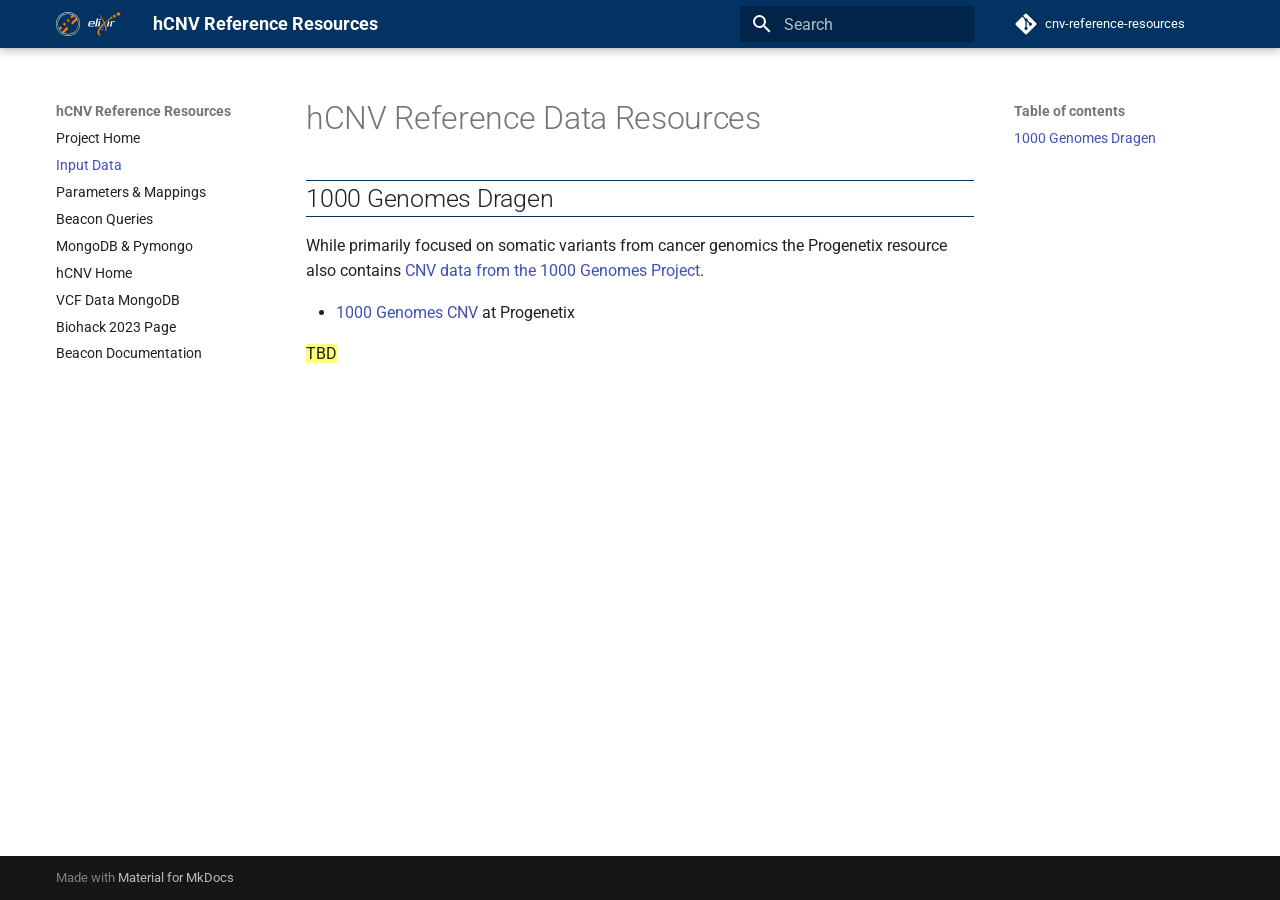
<file: data-resources/index.html>
<!doctype html>
<html lang="en" class="no-js">
  <head>
    
      <meta charset="utf-8">
      <meta name="viewport" content="width=device-width,initial-scale=1">
      
        <meta name="description" content="Data &amp; tools for hCNV analysis with a focus on the distributed normal">
      
      
        <meta name="author" content="Michael Baudis">
      
      
      
        <link rel="prev" href="..">
      
      
        <link rel="next" href="../parameters-and-mappings/">
      
      
      <link rel="icon" href="../assets/images/favicon.png">
      <meta name="generator" content="mkdocs-1.5.3, mkdocs-material-9.4.14">
    
    
      
        <title>Input Data - hCNV Reference Resources</title>
      
    
    
      <link rel="stylesheet" href="../assets/stylesheets/main.fad675c6.min.css">
      
      


    
    
      
    
    
      
        
        
        <link rel="preconnect" href="https://fonts.gstatic.com" crossorigin>
        <link rel="stylesheet" href="https://fonts.googleapis.com/css?family=Roboto:300,300i,400,400i,700,700i%7CRoboto+Mono:400,400i,700,700i&display=fallback">
        <style>:root{--md-text-font:"Roboto";--md-code-font:"Roboto Mono"}</style>
      
    
    
      <link rel="stylesheet" href="../css/theme_overrides.css">
    
    <script>__md_scope=new URL("..",location),__md_hash=e=>[...e].reduce((e,_)=>(e<<5)-e+_.charCodeAt(0),0),__md_get=(e,_=localStorage,t=__md_scope)=>JSON.parse(_.getItem(t.pathname+"."+e)),__md_set=(e,_,t=localStorage,a=__md_scope)=>{try{t.setItem(a.pathname+"."+e,JSON.stringify(_))}catch(e){}}</script>
    
      

    
    
    
  </head>
  
  
    <body dir="ltr">
  
    
    
      <script>var palette=__md_get("__palette");if(palette&&"object"==typeof palette.color)for(var key of Object.keys(palette.color))document.body.setAttribute("data-md-color-"+key,palette.color[key])</script>
    
    <input class="md-toggle" data-md-toggle="drawer" type="checkbox" id="__drawer" autocomplete="off">
    <input class="md-toggle" data-md-toggle="search" type="checkbox" id="__search" autocomplete="off">
    <label class="md-overlay" for="__drawer"></label>
    <div data-md-component="skip">
      
        
        <a href="#1000-genomes-dragen" class="md-skip">
          Skip to content
        </a>
      
    </div>
    <div data-md-component="announce">
      
    </div>
    
    
      

  

<header class="md-header md-header--shadow" data-md-component="header">
  <nav class="md-header__inner md-grid" aria-label="Header">
    <a href=".." title="hCNV Reference Resources" class="md-header__button md-logo" aria-label="hCNV Reference Resources" data-md-component="logo">
      
  <img src="../img/hCNV-Elixir-logo.svg" alt="logo">

    </a>
    <label class="md-header__button md-icon" for="__drawer">
      
      <svg xmlns="http://www.w3.org/2000/svg" viewBox="0 0 24 24"><path d="M3 6h18v2H3V6m0 5h18v2H3v-2m0 5h18v2H3v-2Z"/></svg>
    </label>
    <div class="md-header__title" data-md-component="header-title">
      <div class="md-header__ellipsis">
        <div class="md-header__topic">
          <span class="md-ellipsis">
            hCNV Reference Resources
          </span>
        </div>
        <div class="md-header__topic" data-md-component="header-topic">
          <span class="md-ellipsis">
            
              Input Data
            
          </span>
        </div>
      </div>
    </div>
    
    
    
      <label class="md-header__button md-icon" for="__search">
        
        <svg xmlns="http://www.w3.org/2000/svg" viewBox="0 0 24 24"><path d="M9.5 3A6.5 6.5 0 0 1 16 9.5c0 1.61-.59 3.09-1.56 4.23l.27.27h.79l5 5-1.5 1.5-5-5v-.79l-.27-.27A6.516 6.516 0 0 1 9.5 16 6.5 6.5 0 0 1 3 9.5 6.5 6.5 0 0 1 9.5 3m0 2C7 5 5 7 5 9.5S7 14 9.5 14 14 12 14 9.5 12 5 9.5 5Z"/></svg>
      </label>
      <div class="md-search" data-md-component="search" role="dialog">
  <label class="md-search__overlay" for="__search"></label>
  <div class="md-search__inner" role="search">
    <form class="md-search__form" name="search">
      <input type="text" class="md-search__input" name="query" aria-label="Search" placeholder="Search" autocapitalize="off" autocorrect="off" autocomplete="off" spellcheck="false" data-md-component="search-query" required>
      <label class="md-search__icon md-icon" for="__search">
        
        <svg xmlns="http://www.w3.org/2000/svg" viewBox="0 0 24 24"><path d="M9.5 3A6.5 6.5 0 0 1 16 9.5c0 1.61-.59 3.09-1.56 4.23l.27.27h.79l5 5-1.5 1.5-5-5v-.79l-.27-.27A6.516 6.516 0 0 1 9.5 16 6.5 6.5 0 0 1 3 9.5 6.5 6.5 0 0 1 9.5 3m0 2C7 5 5 7 5 9.5S7 14 9.5 14 14 12 14 9.5 12 5 9.5 5Z"/></svg>
        
        <svg xmlns="http://www.w3.org/2000/svg" viewBox="0 0 24 24"><path d="M20 11v2H8l5.5 5.5-1.42 1.42L4.16 12l7.92-7.92L13.5 5.5 8 11h12Z"/></svg>
      </label>
      <nav class="md-search__options" aria-label="Search">
        
        <button type="reset" class="md-search__icon md-icon" title="Clear" aria-label="Clear" tabindex="-1">
          
          <svg xmlns="http://www.w3.org/2000/svg" viewBox="0 0 24 24"><path d="M19 6.41 17.59 5 12 10.59 6.41 5 5 6.41 10.59 12 5 17.59 6.41 19 12 13.41 17.59 19 19 17.59 13.41 12 19 6.41Z"/></svg>
        </button>
      </nav>
      
    </form>
    <div class="md-search__output">
      <div class="md-search__scrollwrap" data-md-scrollfix>
        <div class="md-search-result" data-md-component="search-result">
          <div class="md-search-result__meta">
            Initializing search
          </div>
          <ol class="md-search-result__list" role="presentation"></ol>
        </div>
      </div>
    </div>
  </div>
</div>
    
    
      <div class="md-header__source">
        <a href="https://github.com/hCNV/cnv-reference-resources" title="Go to repository" class="md-source" data-md-component="source">
  <div class="md-source__icon md-icon">
    
    <svg xmlns="http://www.w3.org/2000/svg" viewBox="0 0 448 512"><!--! Font Awesome Free 6.4.2 by @fontawesome - https://fontawesome.com License - https://fontawesome.com/license/free (Icons: CC BY 4.0, Fonts: SIL OFL 1.1, Code: MIT License) Copyright 2023 Fonticons, Inc.--><path d="M439.55 236.05 244 40.45a28.87 28.87 0 0 0-40.81 0l-40.66 40.63 51.52 51.52c27.06-9.14 52.68 16.77 43.39 43.68l49.66 49.66c34.23-11.8 61.18 31 35.47 56.69-26.49 26.49-70.21-2.87-56-37.34L240.22 199v121.85c25.3 12.54 22.26 41.85 9.08 55a34.34 34.34 0 0 1-48.55 0c-17.57-17.6-11.07-46.91 11.25-56v-123c-20.8-8.51-24.6-30.74-18.64-45L142.57 101 8.45 235.14a28.86 28.86 0 0 0 0 40.81l195.61 195.6a28.86 28.86 0 0 0 40.8 0l194.69-194.69a28.86 28.86 0 0 0 0-40.81z"/></svg>
  </div>
  <div class="md-source__repository">
    cnv-reference-resources
  </div>
</a>
      </div>
    
  </nav>
  
</header>
    
    <div class="md-container" data-md-component="container">
      
      
        
          
        
      
      <main class="md-main" data-md-component="main">
        <div class="md-main__inner md-grid">
          
            
              
              <div class="md-sidebar md-sidebar--primary" data-md-component="sidebar" data-md-type="navigation" >
                <div class="md-sidebar__scrollwrap">
                  <div class="md-sidebar__inner">
                    



<nav class="md-nav md-nav--primary" aria-label="Navigation" data-md-level="0">
  <label class="md-nav__title" for="__drawer">
    <a href=".." title="hCNV Reference Resources" class="md-nav__button md-logo" aria-label="hCNV Reference Resources" data-md-component="logo">
      
  <img src="../img/hCNV-Elixir-logo.svg" alt="logo">

    </a>
    hCNV Reference Resources
  </label>
  
    <div class="md-nav__source">
      <a href="https://github.com/hCNV/cnv-reference-resources" title="Go to repository" class="md-source" data-md-component="source">
  <div class="md-source__icon md-icon">
    
    <svg xmlns="http://www.w3.org/2000/svg" viewBox="0 0 448 512"><!--! Font Awesome Free 6.4.2 by @fontawesome - https://fontawesome.com License - https://fontawesome.com/license/free (Icons: CC BY 4.0, Fonts: SIL OFL 1.1, Code: MIT License) Copyright 2023 Fonticons, Inc.--><path d="M439.55 236.05 244 40.45a28.87 28.87 0 0 0-40.81 0l-40.66 40.63 51.52 51.52c27.06-9.14 52.68 16.77 43.39 43.68l49.66 49.66c34.23-11.8 61.18 31 35.47 56.69-26.49 26.49-70.21-2.87-56-37.34L240.22 199v121.85c25.3 12.54 22.26 41.85 9.08 55a34.34 34.34 0 0 1-48.55 0c-17.57-17.6-11.07-46.91 11.25-56v-123c-20.8-8.51-24.6-30.74-18.64-45L142.57 101 8.45 235.14a28.86 28.86 0 0 0 0 40.81l195.61 195.6a28.86 28.86 0 0 0 40.8 0l194.69-194.69a28.86 28.86 0 0 0 0-40.81z"/></svg>
  </div>
  <div class="md-source__repository">
    cnv-reference-resources
  </div>
</a>
    </div>
  
  <ul class="md-nav__list" data-md-scrollfix>
    
      
      
  
  
  
  
    <li class="md-nav__item">
      <a href=".." class="md-nav__link">
        
  
  <span class="md-ellipsis">
    Project Home
  </span>
  

      </a>
    </li>
  

    
      
      
  
  
    
  
  
  
    <li class="md-nav__item md-nav__item--active">
      
      <input class="md-nav__toggle md-toggle" type="checkbox" id="__toc">
      
      
      
        <label class="md-nav__link md-nav__link--active" for="__toc">
          
  
  <span class="md-ellipsis">
    Input Data
  </span>
  

          <span class="md-nav__icon md-icon"></span>
        </label>
      
      <a href="./" class="md-nav__link md-nav__link--active">
        
  
  <span class="md-ellipsis">
    Input Data
  </span>
  

      </a>
      
        

<nav class="md-nav md-nav--secondary" aria-label="Table of contents">
  
  
  
  
    <label class="md-nav__title" for="__toc">
      <span class="md-nav__icon md-icon"></span>
      Table of contents
    </label>
    <ul class="md-nav__list" data-md-component="toc" data-md-scrollfix>
      
        <li class="md-nav__item">
  <a href="#1000-genomes-dragen" class="md-nav__link">
    <span class="md-ellipsis">
      1000 Genomes Dragen
    </span>
  </a>
  
</li>
      
    </ul>
  
</nav>
      
    </li>
  

    
      
      
  
  
  
  
    <li class="md-nav__item">
      <a href="../parameters-and-mappings/" class="md-nav__link">
        
  
  <span class="md-ellipsis">
    Parameters &amp; Mappings
  </span>
  

      </a>
    </li>
  

    
      
      
  
  
  
  
    <li class="md-nav__item">
      <a href="../beacon-queries/" class="md-nav__link">
        
  
  <span class="md-ellipsis">
    Beacon Queries
  </span>
  

      </a>
    </li>
  

    
      
      
  
  
  
  
    <li class="md-nav__item">
      <a href="../mongodb-pymongo/" class="md-nav__link">
        
  
  <span class="md-ellipsis">
    MongoDB &amp; Pymongo
  </span>
  

      </a>
    </li>
  

    
      
      
  
  
  
  
    <li class="md-nav__item">
      <a href="https://cnvar.org" class="md-nav__link">
        
  
  <span class="md-ellipsis">
    hCNV Home
  </span>
  

      </a>
    </li>
  

    
      
      
  
  
  
  
    <li class="md-nav__item">
      <a href="../vcfdata-mongodb/" class="md-nav__link">
        
  
  <span class="md-ellipsis">
    VCF Data MongoDB
  </span>
  

      </a>
    </li>
  

    
      
      
  
  
  
  
    <li class="md-nav__item">
      <a href="https://github.com/elixir-europe/biohackathon-projects-2023/tree/main/1" class="md-nav__link">
        
  
  <span class="md-ellipsis">
    Biohack 2023 Page
  </span>
  

      </a>
    </li>
  

    
      
      
  
  
  
  
    <li class="md-nav__item">
      <a href="https://docs.genomebeacons.org" class="md-nav__link">
        
  
  <span class="md-ellipsis">
    Beacon Documentation
  </span>
  

      </a>
    </li>
  

    
  </ul>
</nav>
                  </div>
                </div>
              </div>
            
            
              
              <div class="md-sidebar md-sidebar--secondary" data-md-component="sidebar" data-md-type="toc" >
                <div class="md-sidebar__scrollwrap">
                  <div class="md-sidebar__inner">
                    

<nav class="md-nav md-nav--secondary" aria-label="Table of contents">
  
  
  
  
    <label class="md-nav__title" for="__toc">
      <span class="md-nav__icon md-icon"></span>
      Table of contents
    </label>
    <ul class="md-nav__list" data-md-component="toc" data-md-scrollfix>
      
        <li class="md-nav__item">
  <a href="#1000-genomes-dragen" class="md-nav__link">
    <span class="md-ellipsis">
      1000 Genomes Dragen
    </span>
  </a>
  
</li>
      
    </ul>
  
</nav>
                  </div>
                </div>
              </div>
            
          
          
            <div class="md-content" data-md-component="content">
              <article class="md-content__inner md-typeset">
                
                  

  
  


<h1 id="hcnv-reference-data-resources">hCNV Reference Data Resources<a class="headerlink" href="#hcnv-reference-data-resources" title="Permanent link">&para;</a></h1>
<h2 id="1000-genomes-dragen">1000 Genomes Dragen<a class="headerlink" href="#1000-genomes-dragen" title="Permanent link">&para;</a></h2>
<p>While primarily focused on somatic variants from cancer genomics the Progenetix
resource also contains <a href="https://aws.amazon.com/blogs/industries/dragen-reanalysis-of-the-1000-genomes-dataset-now-available-on-the-registry-of-open-data/">CNV data from the 1000 Genomes Project</a>.</p>
<ul>
<li><a href="https://progenetix.org/progenetix-cohorts/oneKgenomes/">1000 Genomes CNV</a> at Progenetix</li>
</ul>
<p><mark>TBD</mark></p>





                
              </article>
            </div>
          
          
        </div>
        
      </main>
      
        <footer class="md-footer">
  
  <div class="md-footer-meta md-typeset">
    <div class="md-footer-meta__inner md-grid">
      <div class="md-copyright">
  
  
    Made with
    <a href="https://squidfunk.github.io/mkdocs-material/" target="_blank" rel="noopener">
      Material for MkDocs
    </a>
  
</div>
      
    </div>
  </div>
</footer>
      
    </div>
    <div class="md-dialog" data-md-component="dialog">
      <div class="md-dialog__inner md-typeset"></div>
    </div>
    
    
    <script id="__config" type="application/json">{"base": "..", "features": [], "search": "../assets/javascripts/workers/search.f886a092.min.js", "translations": {"clipboard.copied": "Copied to clipboard", "clipboard.copy": "Copy to clipboard", "search.result.more.one": "1 more on this page", "search.result.more.other": "# more on this page", "search.result.none": "No matching documents", "search.result.one": "1 matching document", "search.result.other": "# matching documents", "search.result.placeholder": "Type to start searching", "search.result.term.missing": "Missing", "select.version": "Select version"}}</script>
    
    
      <script src="../assets/javascripts/bundle.cd18aaf1.min.js"></script>
      
    
  </body>
</html>
</file>
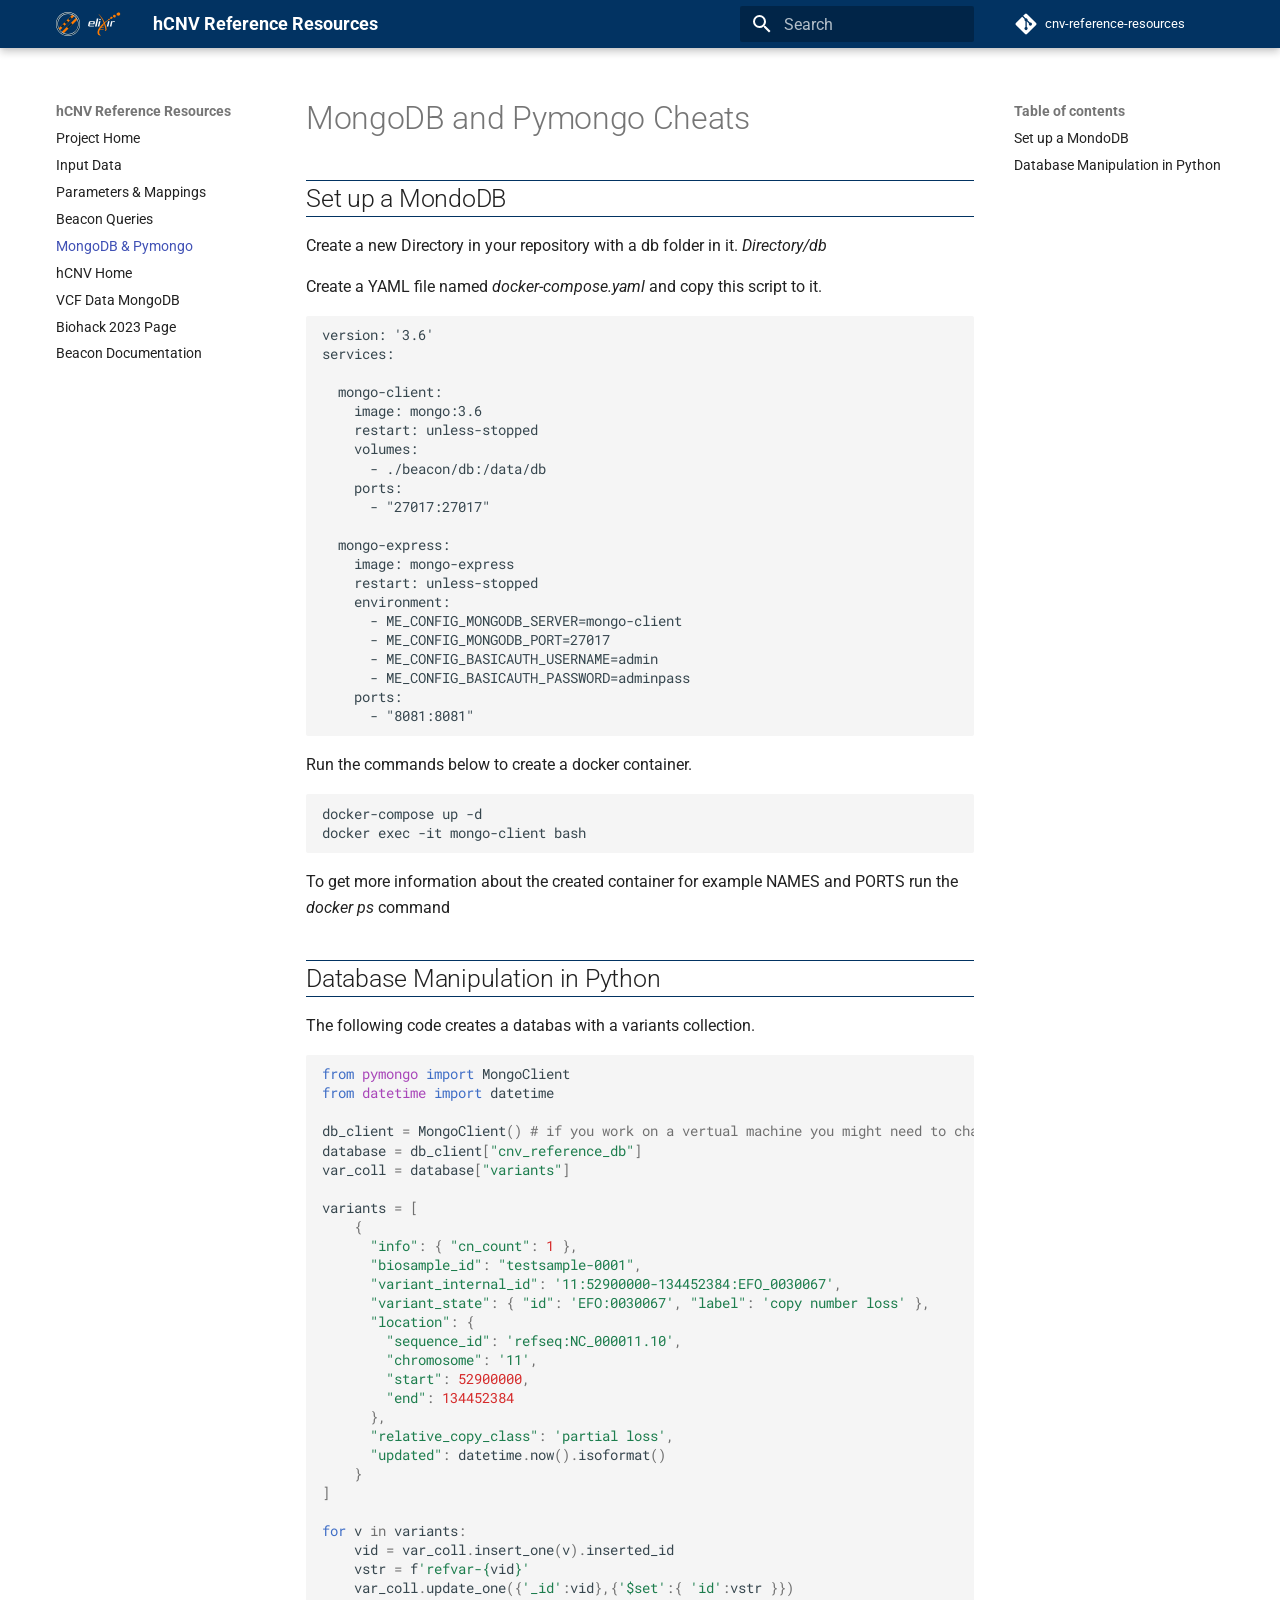
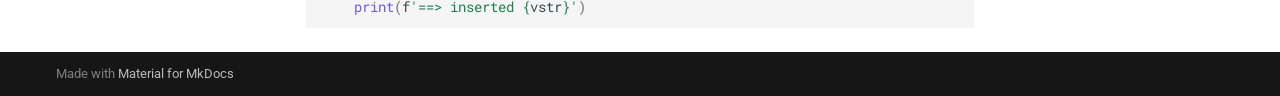
<file: mongodb-pymongo/index.html>
<!doctype html>
<html lang="en" class="no-js">
  <head>
    
      <meta charset="utf-8">
      <meta name="viewport" content="width=device-width,initial-scale=1">
      
        <meta name="description" content="Data &amp; tools for hCNV analysis with a focus on the distributed normal">
      
      
        <meta name="author" content="Michael Baudis">
      
      
      
        <link rel="prev" href="../beacon-queries/">
      
      
        <link rel="next" href="../vcfdata-mongodb/">
      
      
      <link rel="icon" href="../assets/images/favicon.png">
      <meta name="generator" content="mkdocs-1.5.3, mkdocs-material-9.4.14">
    
    
      
        <title>MongoDB & Pymongo - hCNV Reference Resources</title>
      
    
    
      <link rel="stylesheet" href="../assets/stylesheets/main.fad675c6.min.css">
      
      


    
    
      
    
    
      
        
        
        <link rel="preconnect" href="https://fonts.gstatic.com" crossorigin>
        <link rel="stylesheet" href="https://fonts.googleapis.com/css?family=Roboto:300,300i,400,400i,700,700i%7CRoboto+Mono:400,400i,700,700i&display=fallback">
        <style>:root{--md-text-font:"Roboto";--md-code-font:"Roboto Mono"}</style>
      
    
    
      <link rel="stylesheet" href="../css/theme_overrides.css">
    
    <script>__md_scope=new URL("..",location),__md_hash=e=>[...e].reduce((e,_)=>(e<<5)-e+_.charCodeAt(0),0),__md_get=(e,_=localStorage,t=__md_scope)=>JSON.parse(_.getItem(t.pathname+"."+e)),__md_set=(e,_,t=localStorage,a=__md_scope)=>{try{t.setItem(a.pathname+"."+e,JSON.stringify(_))}catch(e){}}</script>
    
      

    
    
    
  </head>
  
  
    <body dir="ltr">
  
    
    
      <script>var palette=__md_get("__palette");if(palette&&"object"==typeof palette.color)for(var key of Object.keys(palette.color))document.body.setAttribute("data-md-color-"+key,palette.color[key])</script>
    
    <input class="md-toggle" data-md-toggle="drawer" type="checkbox" id="__drawer" autocomplete="off">
    <input class="md-toggle" data-md-toggle="search" type="checkbox" id="__search" autocomplete="off">
    <label class="md-overlay" for="__drawer"></label>
    <div data-md-component="skip">
      
        
        <a href="#set-up-a-mondodb" class="md-skip">
          Skip to content
        </a>
      
    </div>
    <div data-md-component="announce">
      
    </div>
    
    
      

  

<header class="md-header md-header--shadow" data-md-component="header">
  <nav class="md-header__inner md-grid" aria-label="Header">
    <a href=".." title="hCNV Reference Resources" class="md-header__button md-logo" aria-label="hCNV Reference Resources" data-md-component="logo">
      
  <img src="../img/hCNV-Elixir-logo.svg" alt="logo">

    </a>
    <label class="md-header__button md-icon" for="__drawer">
      
      <svg xmlns="http://www.w3.org/2000/svg" viewBox="0 0 24 24"><path d="M3 6h18v2H3V6m0 5h18v2H3v-2m0 5h18v2H3v-2Z"/></svg>
    </label>
    <div class="md-header__title" data-md-component="header-title">
      <div class="md-header__ellipsis">
        <div class="md-header__topic">
          <span class="md-ellipsis">
            hCNV Reference Resources
          </span>
        </div>
        <div class="md-header__topic" data-md-component="header-topic">
          <span class="md-ellipsis">
            
              MongoDB &amp; Pymongo
            
          </span>
        </div>
      </div>
    </div>
    
    
    
      <label class="md-header__button md-icon" for="__search">
        
        <svg xmlns="http://www.w3.org/2000/svg" viewBox="0 0 24 24"><path d="M9.5 3A6.5 6.5 0 0 1 16 9.5c0 1.61-.59 3.09-1.56 4.23l.27.27h.79l5 5-1.5 1.5-5-5v-.79l-.27-.27A6.516 6.516 0 0 1 9.5 16 6.5 6.5 0 0 1 3 9.5 6.5 6.5 0 0 1 9.5 3m0 2C7 5 5 7 5 9.5S7 14 9.5 14 14 12 14 9.5 12 5 9.5 5Z"/></svg>
      </label>
      <div class="md-search" data-md-component="search" role="dialog">
  <label class="md-search__overlay" for="__search"></label>
  <div class="md-search__inner" role="search">
    <form class="md-search__form" name="search">
      <input type="text" class="md-search__input" name="query" aria-label="Search" placeholder="Search" autocapitalize="off" autocorrect="off" autocomplete="off" spellcheck="false" data-md-component="search-query" required>
      <label class="md-search__icon md-icon" for="__search">
        
        <svg xmlns="http://www.w3.org/2000/svg" viewBox="0 0 24 24"><path d="M9.5 3A6.5 6.5 0 0 1 16 9.5c0 1.61-.59 3.09-1.56 4.23l.27.27h.79l5 5-1.5 1.5-5-5v-.79l-.27-.27A6.516 6.516 0 0 1 9.5 16 6.5 6.5 0 0 1 3 9.5 6.5 6.5 0 0 1 9.5 3m0 2C7 5 5 7 5 9.5S7 14 9.5 14 14 12 14 9.5 12 5 9.5 5Z"/></svg>
        
        <svg xmlns="http://www.w3.org/2000/svg" viewBox="0 0 24 24"><path d="M20 11v2H8l5.5 5.5-1.42 1.42L4.16 12l7.92-7.92L13.5 5.5 8 11h12Z"/></svg>
      </label>
      <nav class="md-search__options" aria-label="Search">
        
        <button type="reset" class="md-search__icon md-icon" title="Clear" aria-label="Clear" tabindex="-1">
          
          <svg xmlns="http://www.w3.org/2000/svg" viewBox="0 0 24 24"><path d="M19 6.41 17.59 5 12 10.59 6.41 5 5 6.41 10.59 12 5 17.59 6.41 19 12 13.41 17.59 19 19 17.59 13.41 12 19 6.41Z"/></svg>
        </button>
      </nav>
      
    </form>
    <div class="md-search__output">
      <div class="md-search__scrollwrap" data-md-scrollfix>
        <div class="md-search-result" data-md-component="search-result">
          <div class="md-search-result__meta">
            Initializing search
          </div>
          <ol class="md-search-result__list" role="presentation"></ol>
        </div>
      </div>
    </div>
  </div>
</div>
    
    
      <div class="md-header__source">
        <a href="https://github.com/hCNV/cnv-reference-resources" title="Go to repository" class="md-source" data-md-component="source">
  <div class="md-source__icon md-icon">
    
    <svg xmlns="http://www.w3.org/2000/svg" viewBox="0 0 448 512"><!--! Font Awesome Free 6.4.2 by @fontawesome - https://fontawesome.com License - https://fontawesome.com/license/free (Icons: CC BY 4.0, Fonts: SIL OFL 1.1, Code: MIT License) Copyright 2023 Fonticons, Inc.--><path d="M439.55 236.05 244 40.45a28.87 28.87 0 0 0-40.81 0l-40.66 40.63 51.52 51.52c27.06-9.14 52.68 16.77 43.39 43.68l49.66 49.66c34.23-11.8 61.18 31 35.47 56.69-26.49 26.49-70.21-2.87-56-37.34L240.22 199v121.85c25.3 12.54 22.26 41.85 9.08 55a34.34 34.34 0 0 1-48.55 0c-17.57-17.6-11.07-46.91 11.25-56v-123c-20.8-8.51-24.6-30.74-18.64-45L142.57 101 8.45 235.14a28.86 28.86 0 0 0 0 40.81l195.61 195.6a28.86 28.86 0 0 0 40.8 0l194.69-194.69a28.86 28.86 0 0 0 0-40.81z"/></svg>
  </div>
  <div class="md-source__repository">
    cnv-reference-resources
  </div>
</a>
      </div>
    
  </nav>
  
</header>
    
    <div class="md-container" data-md-component="container">
      
      
        
          
        
      
      <main class="md-main" data-md-component="main">
        <div class="md-main__inner md-grid">
          
            
              
              <div class="md-sidebar md-sidebar--primary" data-md-component="sidebar" data-md-type="navigation" >
                <div class="md-sidebar__scrollwrap">
                  <div class="md-sidebar__inner">
                    



<nav class="md-nav md-nav--primary" aria-label="Navigation" data-md-level="0">
  <label class="md-nav__title" for="__drawer">
    <a href=".." title="hCNV Reference Resources" class="md-nav__button md-logo" aria-label="hCNV Reference Resources" data-md-component="logo">
      
  <img src="../img/hCNV-Elixir-logo.svg" alt="logo">

    </a>
    hCNV Reference Resources
  </label>
  
    <div class="md-nav__source">
      <a href="https://github.com/hCNV/cnv-reference-resources" title="Go to repository" class="md-source" data-md-component="source">
  <div class="md-source__icon md-icon">
    
    <svg xmlns="http://www.w3.org/2000/svg" viewBox="0 0 448 512"><!--! Font Awesome Free 6.4.2 by @fontawesome - https://fontawesome.com License - https://fontawesome.com/license/free (Icons: CC BY 4.0, Fonts: SIL OFL 1.1, Code: MIT License) Copyright 2023 Fonticons, Inc.--><path d="M439.55 236.05 244 40.45a28.87 28.87 0 0 0-40.81 0l-40.66 40.63 51.52 51.52c27.06-9.14 52.68 16.77 43.39 43.68l49.66 49.66c34.23-11.8 61.18 31 35.47 56.69-26.49 26.49-70.21-2.87-56-37.34L240.22 199v121.85c25.3 12.54 22.26 41.85 9.08 55a34.34 34.34 0 0 1-48.55 0c-17.57-17.6-11.07-46.91 11.25-56v-123c-20.8-8.51-24.6-30.74-18.64-45L142.57 101 8.45 235.14a28.86 28.86 0 0 0 0 40.81l195.61 195.6a28.86 28.86 0 0 0 40.8 0l194.69-194.69a28.86 28.86 0 0 0 0-40.81z"/></svg>
  </div>
  <div class="md-source__repository">
    cnv-reference-resources
  </div>
</a>
    </div>
  
  <ul class="md-nav__list" data-md-scrollfix>
    
      
      
  
  
  
  
    <li class="md-nav__item">
      <a href=".." class="md-nav__link">
        
  
  <span class="md-ellipsis">
    Project Home
  </span>
  

      </a>
    </li>
  

    
      
      
  
  
  
  
    <li class="md-nav__item">
      <a href="../data-resources/" class="md-nav__link">
        
  
  <span class="md-ellipsis">
    Input Data
  </span>
  

      </a>
    </li>
  

    
      
      
  
  
  
  
    <li class="md-nav__item">
      <a href="../parameters-and-mappings/" class="md-nav__link">
        
  
  <span class="md-ellipsis">
    Parameters &amp; Mappings
  </span>
  

      </a>
    </li>
  

    
      
      
  
  
  
  
    <li class="md-nav__item">
      <a href="../beacon-queries/" class="md-nav__link">
        
  
  <span class="md-ellipsis">
    Beacon Queries
  </span>
  

      </a>
    </li>
  

    
      
      
  
  
    
  
  
  
    <li class="md-nav__item md-nav__item--active">
      
      <input class="md-nav__toggle md-toggle" type="checkbox" id="__toc">
      
      
      
        <label class="md-nav__link md-nav__link--active" for="__toc">
          
  
  <span class="md-ellipsis">
    MongoDB &amp; Pymongo
  </span>
  

          <span class="md-nav__icon md-icon"></span>
        </label>
      
      <a href="./" class="md-nav__link md-nav__link--active">
        
  
  <span class="md-ellipsis">
    MongoDB &amp; Pymongo
  </span>
  

      </a>
      
        

<nav class="md-nav md-nav--secondary" aria-label="Table of contents">
  
  
  
  
    <label class="md-nav__title" for="__toc">
      <span class="md-nav__icon md-icon"></span>
      Table of contents
    </label>
    <ul class="md-nav__list" data-md-component="toc" data-md-scrollfix>
      
        <li class="md-nav__item">
  <a href="#set-up-a-mondodb" class="md-nav__link">
    <span class="md-ellipsis">
      Set up a MondoDB
    </span>
  </a>
  
</li>
      
        <li class="md-nav__item">
  <a href="#database-manipulation-in-python" class="md-nav__link">
    <span class="md-ellipsis">
      Database Manipulation in Python
    </span>
  </a>
  
</li>
      
    </ul>
  
</nav>
      
    </li>
  

    
      
      
  
  
  
  
    <li class="md-nav__item">
      <a href="https://cnvar.org" class="md-nav__link">
        
  
  <span class="md-ellipsis">
    hCNV Home
  </span>
  

      </a>
    </li>
  

    
      
      
  
  
  
  
    <li class="md-nav__item">
      <a href="../vcfdata-mongodb/" class="md-nav__link">
        
  
  <span class="md-ellipsis">
    VCF Data MongoDB
  </span>
  

      </a>
    </li>
  

    
      
      
  
  
  
  
    <li class="md-nav__item">
      <a href="https://github.com/elixir-europe/biohackathon-projects-2023/tree/main/1" class="md-nav__link">
        
  
  <span class="md-ellipsis">
    Biohack 2023 Page
  </span>
  

      </a>
    </li>
  

    
      
      
  
  
  
  
    <li class="md-nav__item">
      <a href="https://docs.genomebeacons.org" class="md-nav__link">
        
  
  <span class="md-ellipsis">
    Beacon Documentation
  </span>
  

      </a>
    </li>
  

    
  </ul>
</nav>
                  </div>
                </div>
              </div>
            
            
              
              <div class="md-sidebar md-sidebar--secondary" data-md-component="sidebar" data-md-type="toc" >
                <div class="md-sidebar__scrollwrap">
                  <div class="md-sidebar__inner">
                    

<nav class="md-nav md-nav--secondary" aria-label="Table of contents">
  
  
  
  
    <label class="md-nav__title" for="__toc">
      <span class="md-nav__icon md-icon"></span>
      Table of contents
    </label>
    <ul class="md-nav__list" data-md-component="toc" data-md-scrollfix>
      
        <li class="md-nav__item">
  <a href="#set-up-a-mondodb" class="md-nav__link">
    <span class="md-ellipsis">
      Set up a MondoDB
    </span>
  </a>
  
</li>
      
        <li class="md-nav__item">
  <a href="#database-manipulation-in-python" class="md-nav__link">
    <span class="md-ellipsis">
      Database Manipulation in Python
    </span>
  </a>
  
</li>
      
    </ul>
  
</nav>
                  </div>
                </div>
              </div>
            
          
          
            <div class="md-content" data-md-component="content">
              <article class="md-content__inner md-typeset">
                
                  

  
  


<h1 id="mongodb-and-pymongo-cheats">MongoDB and Pymongo Cheats<a class="headerlink" href="#mongodb-and-pymongo-cheats" title="Permanent link">&para;</a></h1>
<h2 id="set-up-a-mondodb">Set up a MondoDB<a class="headerlink" href="#set-up-a-mondodb" title="Permanent link">&para;</a></h2>
<p>Create a new Directory in your repository with a db folder in it. <em>Directory/db</em></p>
<p>Create a YAML file named <em>docker-compose.yaml</em> and copy this script to it.</p>
<div class="highlight"><pre><span></span><code>version: &#39;3.6&#39;
services:

  mongo-client:
    image: mongo:3.6
    restart: unless-stopped
    volumes:
      - ./beacon/db:/data/db
    ports:
      - &quot;27017:27017&quot;

  mongo-express:
    image: mongo-express
    restart: unless-stopped
    environment:
      - ME_CONFIG_MONGODB_SERVER=mongo-client
      - ME_CONFIG_MONGODB_PORT=27017
      - ME_CONFIG_BASICAUTH_USERNAME=admin
      - ME_CONFIG_BASICAUTH_PASSWORD=adminpass
    ports:
      - &quot;8081:8081&quot;
</code></pre></div>
<p>Run the commands below to create a docker container.</p>
<div class="highlight"><pre><span></span><code>docker-compose up -d
docker exec -it mongo-client bash
</code></pre></div>
<p>To get more information about the created container for example NAMES and PORTS run the <em>docker ps</em> command</p>
<h2 id="database-manipulation-in-python">Database Manipulation in Python<a class="headerlink" href="#database-manipulation-in-python" title="Permanent link">&para;</a></h2>
<p>The following code creates a databas with a variants collection.</p>
<div class="highlight"><pre><span></span><code><span class="kn">from</span> <span class="nn">pymongo</span> <span class="kn">import</span> <span class="n">MongoClient</span>
<span class="kn">from</span> <span class="nn">datetime</span> <span class="kn">import</span> <span class="n">datetime</span>

<span class="n">db_client</span> <span class="o">=</span> <span class="n">MongoClient</span><span class="p">()</span> <span class="c1"># if you work on a vertual machine you might need to change this into db_client = MongoClient(&quot;&lt;docker ps IP&gt;&quot;,27017)</span>
<span class="n">database</span> <span class="o">=</span> <span class="n">db_client</span><span class="p">[</span><span class="s2">&quot;cnv_reference_db&quot;</span><span class="p">]</span>
<span class="n">var_coll</span> <span class="o">=</span> <span class="n">database</span><span class="p">[</span><span class="s2">&quot;variants&quot;</span><span class="p">]</span>

<span class="n">variants</span> <span class="o">=</span> <span class="p">[</span>
    <span class="p">{</span>
      <span class="s2">&quot;info&quot;</span><span class="p">:</span> <span class="p">{</span> <span class="s2">&quot;cn_count&quot;</span><span class="p">:</span> <span class="mi">1</span> <span class="p">},</span>
      <span class="s2">&quot;biosample_id&quot;</span><span class="p">:</span> <span class="s2">&quot;testsample-0001&quot;</span><span class="p">,</span>
      <span class="s2">&quot;variant_internal_id&quot;</span><span class="p">:</span> <span class="s1">&#39;11:52900000-134452384:EFO_0030067&#39;</span><span class="p">,</span>
      <span class="s2">&quot;variant_state&quot;</span><span class="p">:</span> <span class="p">{</span> <span class="s2">&quot;id&quot;</span><span class="p">:</span> <span class="s1">&#39;EFO:0030067&#39;</span><span class="p">,</span> <span class="s2">&quot;label&quot;</span><span class="p">:</span> <span class="s1">&#39;copy number loss&#39;</span> <span class="p">},</span>
      <span class="s2">&quot;location&quot;</span><span class="p">:</span> <span class="p">{</span>
        <span class="s2">&quot;sequence_id&quot;</span><span class="p">:</span> <span class="s1">&#39;refseq:NC_000011.10&#39;</span><span class="p">,</span>
        <span class="s2">&quot;chromosome&quot;</span><span class="p">:</span> <span class="s1">&#39;11&#39;</span><span class="p">,</span>
        <span class="s2">&quot;start&quot;</span><span class="p">:</span> <span class="mi">52900000</span><span class="p">,</span>
        <span class="s2">&quot;end&quot;</span><span class="p">:</span> <span class="mi">134452384</span>
      <span class="p">},</span>
      <span class="s2">&quot;relative_copy_class&quot;</span><span class="p">:</span> <span class="s1">&#39;partial loss&#39;</span><span class="p">,</span>
      <span class="s2">&quot;updated&quot;</span><span class="p">:</span> <span class="n">datetime</span><span class="o">.</span><span class="n">now</span><span class="p">()</span><span class="o">.</span><span class="n">isoformat</span><span class="p">()</span>
    <span class="p">}</span>
<span class="p">]</span>

<span class="k">for</span> <span class="n">v</span> <span class="ow">in</span> <span class="n">variants</span><span class="p">:</span>
    <span class="n">vid</span> <span class="o">=</span> <span class="n">var_coll</span><span class="o">.</span><span class="n">insert_one</span><span class="p">(</span><span class="n">v</span><span class="p">)</span><span class="o">.</span><span class="n">inserted_id</span>
    <span class="n">vstr</span> <span class="o">=</span> <span class="sa">f</span><span class="s1">&#39;refvar-</span><span class="si">{</span><span class="n">vid</span><span class="si">}</span><span class="s1">&#39;</span>
    <span class="n">var_coll</span><span class="o">.</span><span class="n">update_one</span><span class="p">({</span><span class="s1">&#39;_id&#39;</span><span class="p">:</span><span class="n">vid</span><span class="p">},{</span><span class="s1">&#39;$set&#39;</span><span class="p">:{</span> <span class="s1">&#39;id&#39;</span><span class="p">:</span><span class="n">vstr</span> <span class="p">}})</span>
    <span class="nb">print</span><span class="p">(</span><span class="sa">f</span><span class="s1">&#39;==&gt; inserted </span><span class="si">{</span><span class="n">vstr</span><span class="si">}</span><span class="s1">&#39;</span><span class="p">)</span>
</code></pre></div>





                
              </article>
            </div>
          
          
        </div>
        
      </main>
      
        <footer class="md-footer">
  
  <div class="md-footer-meta md-typeset">
    <div class="md-footer-meta__inner md-grid">
      <div class="md-copyright">
  
  
    Made with
    <a href="https://squidfunk.github.io/mkdocs-material/" target="_blank" rel="noopener">
      Material for MkDocs
    </a>
  
</div>
      
    </div>
  </div>
</footer>
      
    </div>
    <div class="md-dialog" data-md-component="dialog">
      <div class="md-dialog__inner md-typeset"></div>
    </div>
    
    
    <script id="__config" type="application/json">{"base": "..", "features": [], "search": "../assets/javascripts/workers/search.f886a092.min.js", "translations": {"clipboard.copied": "Copied to clipboard", "clipboard.copy": "Copy to clipboard", "search.result.more.one": "1 more on this page", "search.result.more.other": "# more on this page", "search.result.none": "No matching documents", "search.result.one": "1 matching document", "search.result.other": "# matching documents", "search.result.placeholder": "Type to start searching", "search.result.term.missing": "Missing", "select.version": "Select version"}}</script>
    
    
      <script src="../assets/javascripts/bundle.cd18aaf1.min.js"></script>
      
    
  </body>
</html>
</file>
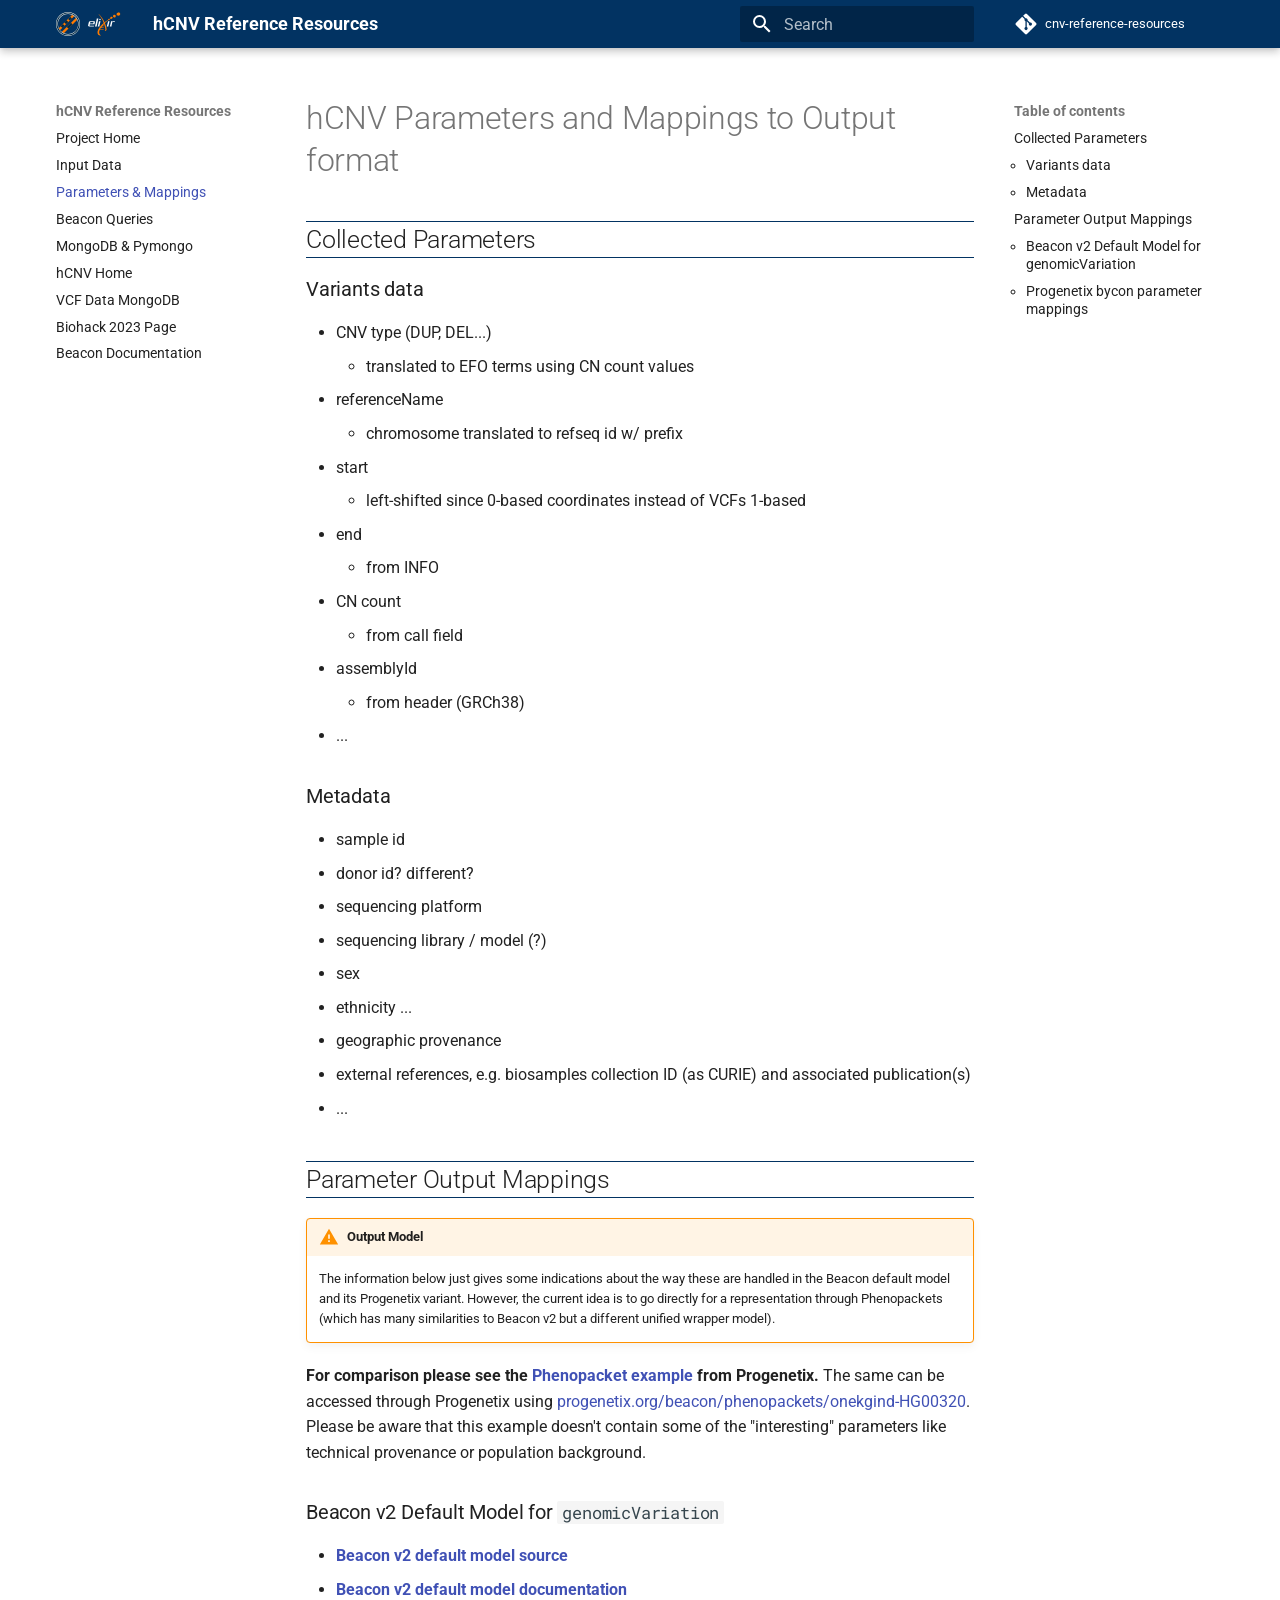
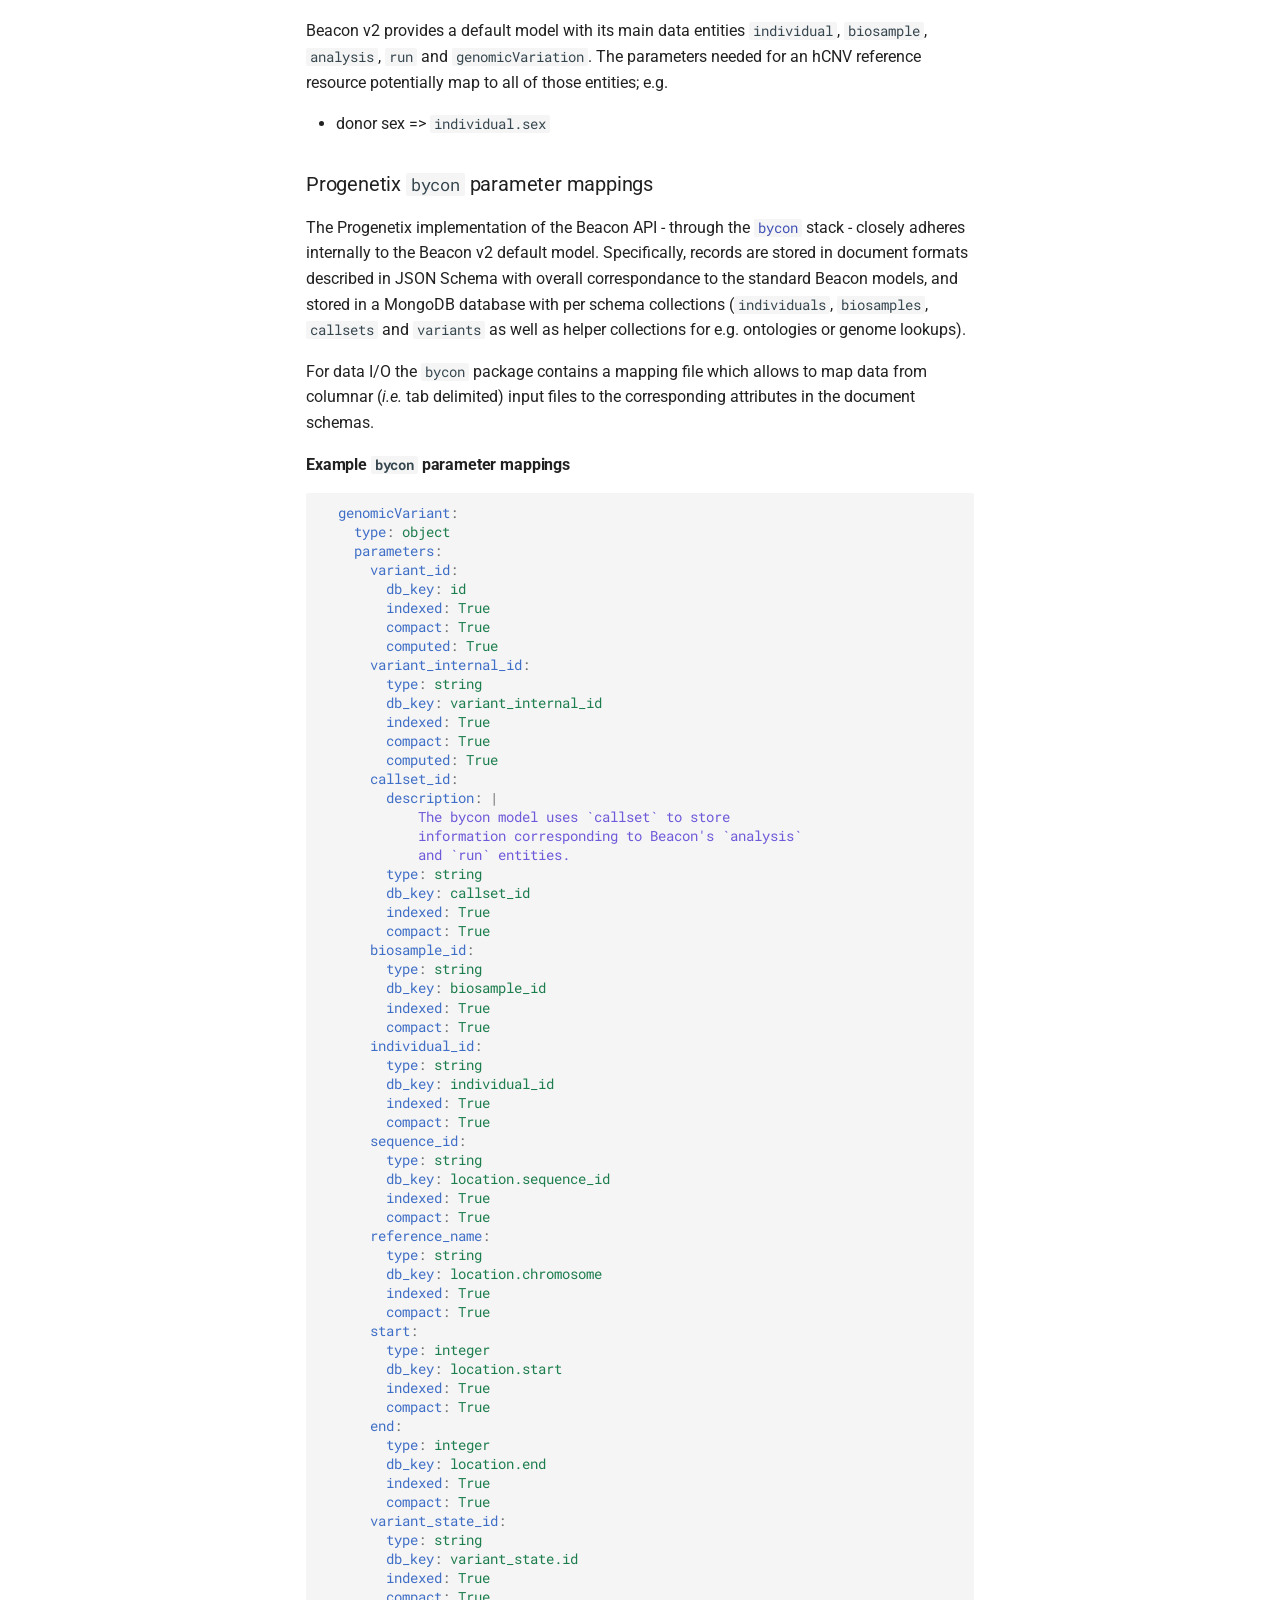
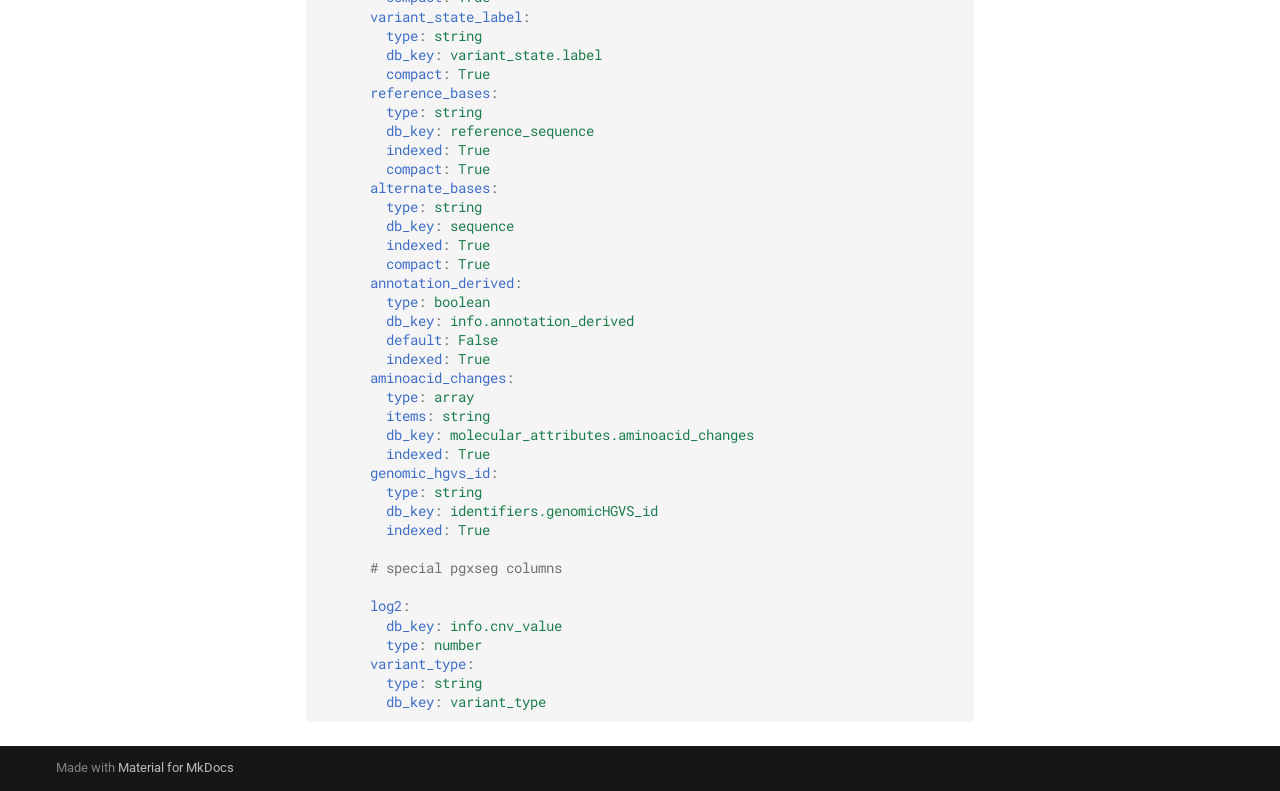
<file: parameters-and-mappings/index.html>
<!doctype html>
<html lang="en" class="no-js">
  <head>
    
      <meta charset="utf-8">
      <meta name="viewport" content="width=device-width,initial-scale=1">
      
        <meta name="description" content="Data &amp; tools for hCNV analysis with a focus on the distributed normal">
      
      
        <meta name="author" content="Michael Baudis">
      
      
      
        <link rel="prev" href="../data-resources/">
      
      
        <link rel="next" href="../beacon-queries/">
      
      
      <link rel="icon" href="../assets/images/favicon.png">
      <meta name="generator" content="mkdocs-1.5.3, mkdocs-material-9.4.14">
    
    
      
        <title>Parameters & Mappings - hCNV Reference Resources</title>
      
    
    
      <link rel="stylesheet" href="../assets/stylesheets/main.fad675c6.min.css">
      
      


    
    
      
    
    
      
        
        
        <link rel="preconnect" href="https://fonts.gstatic.com" crossorigin>
        <link rel="stylesheet" href="https://fonts.googleapis.com/css?family=Roboto:300,300i,400,400i,700,700i%7CRoboto+Mono:400,400i,700,700i&display=fallback">
        <style>:root{--md-text-font:"Roboto";--md-code-font:"Roboto Mono"}</style>
      
    
    
      <link rel="stylesheet" href="../css/theme_overrides.css">
    
    <script>__md_scope=new URL("..",location),__md_hash=e=>[...e].reduce((e,_)=>(e<<5)-e+_.charCodeAt(0),0),__md_get=(e,_=localStorage,t=__md_scope)=>JSON.parse(_.getItem(t.pathname+"."+e)),__md_set=(e,_,t=localStorage,a=__md_scope)=>{try{t.setItem(a.pathname+"."+e,JSON.stringify(_))}catch(e){}}</script>
    
      

    
    
    
  </head>
  
  
    <body dir="ltr">
  
    
    
      <script>var palette=__md_get("__palette");if(palette&&"object"==typeof palette.color)for(var key of Object.keys(palette.color))document.body.setAttribute("data-md-color-"+key,palette.color[key])</script>
    
    <input class="md-toggle" data-md-toggle="drawer" type="checkbox" id="__drawer" autocomplete="off">
    <input class="md-toggle" data-md-toggle="search" type="checkbox" id="__search" autocomplete="off">
    <label class="md-overlay" for="__drawer"></label>
    <div data-md-component="skip">
      
        
        <a href="#collected-parameters" class="md-skip">
          Skip to content
        </a>
      
    </div>
    <div data-md-component="announce">
      
    </div>
    
    
      

  

<header class="md-header md-header--shadow" data-md-component="header">
  <nav class="md-header__inner md-grid" aria-label="Header">
    <a href=".." title="hCNV Reference Resources" class="md-header__button md-logo" aria-label="hCNV Reference Resources" data-md-component="logo">
      
  <img src="../img/hCNV-Elixir-logo.svg" alt="logo">

    </a>
    <label class="md-header__button md-icon" for="__drawer">
      
      <svg xmlns="http://www.w3.org/2000/svg" viewBox="0 0 24 24"><path d="M3 6h18v2H3V6m0 5h18v2H3v-2m0 5h18v2H3v-2Z"/></svg>
    </label>
    <div class="md-header__title" data-md-component="header-title">
      <div class="md-header__ellipsis">
        <div class="md-header__topic">
          <span class="md-ellipsis">
            hCNV Reference Resources
          </span>
        </div>
        <div class="md-header__topic" data-md-component="header-topic">
          <span class="md-ellipsis">
            
              Parameters &amp; Mappings
            
          </span>
        </div>
      </div>
    </div>
    
    
    
      <label class="md-header__button md-icon" for="__search">
        
        <svg xmlns="http://www.w3.org/2000/svg" viewBox="0 0 24 24"><path d="M9.5 3A6.5 6.5 0 0 1 16 9.5c0 1.61-.59 3.09-1.56 4.23l.27.27h.79l5 5-1.5 1.5-5-5v-.79l-.27-.27A6.516 6.516 0 0 1 9.5 16 6.5 6.5 0 0 1 3 9.5 6.5 6.5 0 0 1 9.5 3m0 2C7 5 5 7 5 9.5S7 14 9.5 14 14 12 14 9.5 12 5 9.5 5Z"/></svg>
      </label>
      <div class="md-search" data-md-component="search" role="dialog">
  <label class="md-search__overlay" for="__search"></label>
  <div class="md-search__inner" role="search">
    <form class="md-search__form" name="search">
      <input type="text" class="md-search__input" name="query" aria-label="Search" placeholder="Search" autocapitalize="off" autocorrect="off" autocomplete="off" spellcheck="false" data-md-component="search-query" required>
      <label class="md-search__icon md-icon" for="__search">
        
        <svg xmlns="http://www.w3.org/2000/svg" viewBox="0 0 24 24"><path d="M9.5 3A6.5 6.5 0 0 1 16 9.5c0 1.61-.59 3.09-1.56 4.23l.27.27h.79l5 5-1.5 1.5-5-5v-.79l-.27-.27A6.516 6.516 0 0 1 9.5 16 6.5 6.5 0 0 1 3 9.5 6.5 6.5 0 0 1 9.5 3m0 2C7 5 5 7 5 9.5S7 14 9.5 14 14 12 14 9.5 12 5 9.5 5Z"/></svg>
        
        <svg xmlns="http://www.w3.org/2000/svg" viewBox="0 0 24 24"><path d="M20 11v2H8l5.5 5.5-1.42 1.42L4.16 12l7.92-7.92L13.5 5.5 8 11h12Z"/></svg>
      </label>
      <nav class="md-search__options" aria-label="Search">
        
        <button type="reset" class="md-search__icon md-icon" title="Clear" aria-label="Clear" tabindex="-1">
          
          <svg xmlns="http://www.w3.org/2000/svg" viewBox="0 0 24 24"><path d="M19 6.41 17.59 5 12 10.59 6.41 5 5 6.41 10.59 12 5 17.59 6.41 19 12 13.41 17.59 19 19 17.59 13.41 12 19 6.41Z"/></svg>
        </button>
      </nav>
      
    </form>
    <div class="md-search__output">
      <div class="md-search__scrollwrap" data-md-scrollfix>
        <div class="md-search-result" data-md-component="search-result">
          <div class="md-search-result__meta">
            Initializing search
          </div>
          <ol class="md-search-result__list" role="presentation"></ol>
        </div>
      </div>
    </div>
  </div>
</div>
    
    
      <div class="md-header__source">
        <a href="https://github.com/hCNV/cnv-reference-resources" title="Go to repository" class="md-source" data-md-component="source">
  <div class="md-source__icon md-icon">
    
    <svg xmlns="http://www.w3.org/2000/svg" viewBox="0 0 448 512"><!--! Font Awesome Free 6.4.2 by @fontawesome - https://fontawesome.com License - https://fontawesome.com/license/free (Icons: CC BY 4.0, Fonts: SIL OFL 1.1, Code: MIT License) Copyright 2023 Fonticons, Inc.--><path d="M439.55 236.05 244 40.45a28.87 28.87 0 0 0-40.81 0l-40.66 40.63 51.52 51.52c27.06-9.14 52.68 16.77 43.39 43.68l49.66 49.66c34.23-11.8 61.18 31 35.47 56.69-26.49 26.49-70.21-2.87-56-37.34L240.22 199v121.85c25.3 12.54 22.26 41.85 9.08 55a34.34 34.34 0 0 1-48.55 0c-17.57-17.6-11.07-46.91 11.25-56v-123c-20.8-8.51-24.6-30.74-18.64-45L142.57 101 8.45 235.14a28.86 28.86 0 0 0 0 40.81l195.61 195.6a28.86 28.86 0 0 0 40.8 0l194.69-194.69a28.86 28.86 0 0 0 0-40.81z"/></svg>
  </div>
  <div class="md-source__repository">
    cnv-reference-resources
  </div>
</a>
      </div>
    
  </nav>
  
</header>
    
    <div class="md-container" data-md-component="container">
      
      
        
          
        
      
      <main class="md-main" data-md-component="main">
        <div class="md-main__inner md-grid">
          
            
              
              <div class="md-sidebar md-sidebar--primary" data-md-component="sidebar" data-md-type="navigation" >
                <div class="md-sidebar__scrollwrap">
                  <div class="md-sidebar__inner">
                    



<nav class="md-nav md-nav--primary" aria-label="Navigation" data-md-level="0">
  <label class="md-nav__title" for="__drawer">
    <a href=".." title="hCNV Reference Resources" class="md-nav__button md-logo" aria-label="hCNV Reference Resources" data-md-component="logo">
      
  <img src="../img/hCNV-Elixir-logo.svg" alt="logo">

    </a>
    hCNV Reference Resources
  </label>
  
    <div class="md-nav__source">
      <a href="https://github.com/hCNV/cnv-reference-resources" title="Go to repository" class="md-source" data-md-component="source">
  <div class="md-source__icon md-icon">
    
    <svg xmlns="http://www.w3.org/2000/svg" viewBox="0 0 448 512"><!--! Font Awesome Free 6.4.2 by @fontawesome - https://fontawesome.com License - https://fontawesome.com/license/free (Icons: CC BY 4.0, Fonts: SIL OFL 1.1, Code: MIT License) Copyright 2023 Fonticons, Inc.--><path d="M439.55 236.05 244 40.45a28.87 28.87 0 0 0-40.81 0l-40.66 40.63 51.52 51.52c27.06-9.14 52.68 16.77 43.39 43.68l49.66 49.66c34.23-11.8 61.18 31 35.47 56.69-26.49 26.49-70.21-2.87-56-37.34L240.22 199v121.85c25.3 12.54 22.26 41.85 9.08 55a34.34 34.34 0 0 1-48.55 0c-17.57-17.6-11.07-46.91 11.25-56v-123c-20.8-8.51-24.6-30.74-18.64-45L142.57 101 8.45 235.14a28.86 28.86 0 0 0 0 40.81l195.61 195.6a28.86 28.86 0 0 0 40.8 0l194.69-194.69a28.86 28.86 0 0 0 0-40.81z"/></svg>
  </div>
  <div class="md-source__repository">
    cnv-reference-resources
  </div>
</a>
    </div>
  
  <ul class="md-nav__list" data-md-scrollfix>
    
      
      
  
  
  
  
    <li class="md-nav__item">
      <a href=".." class="md-nav__link">
        
  
  <span class="md-ellipsis">
    Project Home
  </span>
  

      </a>
    </li>
  

    
      
      
  
  
  
  
    <li class="md-nav__item">
      <a href="../data-resources/" class="md-nav__link">
        
  
  <span class="md-ellipsis">
    Input Data
  </span>
  

      </a>
    </li>
  

    
      
      
  
  
    
  
  
  
    <li class="md-nav__item md-nav__item--active">
      
      <input class="md-nav__toggle md-toggle" type="checkbox" id="__toc">
      
      
      
        <label class="md-nav__link md-nav__link--active" for="__toc">
          
  
  <span class="md-ellipsis">
    Parameters &amp; Mappings
  </span>
  

          <span class="md-nav__icon md-icon"></span>
        </label>
      
      <a href="./" class="md-nav__link md-nav__link--active">
        
  
  <span class="md-ellipsis">
    Parameters &amp; Mappings
  </span>
  

      </a>
      
        

<nav class="md-nav md-nav--secondary" aria-label="Table of contents">
  
  
  
  
    <label class="md-nav__title" for="__toc">
      <span class="md-nav__icon md-icon"></span>
      Table of contents
    </label>
    <ul class="md-nav__list" data-md-component="toc" data-md-scrollfix>
      
        <li class="md-nav__item">
  <a href="#collected-parameters" class="md-nav__link">
    <span class="md-ellipsis">
      Collected Parameters
    </span>
  </a>
  
    <nav class="md-nav" aria-label="Collected Parameters">
      <ul class="md-nav__list">
        
          <li class="md-nav__item">
  <a href="#variants-data" class="md-nav__link">
    <span class="md-ellipsis">
      Variants data
    </span>
  </a>
  
</li>
        
          <li class="md-nav__item">
  <a href="#metadata" class="md-nav__link">
    <span class="md-ellipsis">
      Metadata
    </span>
  </a>
  
</li>
        
      </ul>
    </nav>
  
</li>
      
        <li class="md-nav__item">
  <a href="#parameter-output-mappings" class="md-nav__link">
    <span class="md-ellipsis">
      Parameter Output Mappings
    </span>
  </a>
  
    <nav class="md-nav" aria-label="Parameter Output Mappings">
      <ul class="md-nav__list">
        
          <li class="md-nav__item">
  <a href="#beacon-v2-default-model-for-genomicvariation" class="md-nav__link">
    <span class="md-ellipsis">
      Beacon v2 Default Model for genomicVariation
    </span>
  </a>
  
</li>
        
          <li class="md-nav__item">
  <a href="#progenetix-bycon-parameter-mappings" class="md-nav__link">
    <span class="md-ellipsis">
      Progenetix bycon parameter mappings
    </span>
  </a>
  
</li>
        
      </ul>
    </nav>
  
</li>
      
    </ul>
  
</nav>
      
    </li>
  

    
      
      
  
  
  
  
    <li class="md-nav__item">
      <a href="../beacon-queries/" class="md-nav__link">
        
  
  <span class="md-ellipsis">
    Beacon Queries
  </span>
  

      </a>
    </li>
  

    
      
      
  
  
  
  
    <li class="md-nav__item">
      <a href="../mongodb-pymongo/" class="md-nav__link">
        
  
  <span class="md-ellipsis">
    MongoDB &amp; Pymongo
  </span>
  

      </a>
    </li>
  

    
      
      
  
  
  
  
    <li class="md-nav__item">
      <a href="https://cnvar.org" class="md-nav__link">
        
  
  <span class="md-ellipsis">
    hCNV Home
  </span>
  

      </a>
    </li>
  

    
      
      
  
  
  
  
    <li class="md-nav__item">
      <a href="../vcfdata-mongodb/" class="md-nav__link">
        
  
  <span class="md-ellipsis">
    VCF Data MongoDB
  </span>
  

      </a>
    </li>
  

    
      
      
  
  
  
  
    <li class="md-nav__item">
      <a href="https://github.com/elixir-europe/biohackathon-projects-2023/tree/main/1" class="md-nav__link">
        
  
  <span class="md-ellipsis">
    Biohack 2023 Page
  </span>
  

      </a>
    </li>
  

    
      
      
  
  
  
  
    <li class="md-nav__item">
      <a href="https://docs.genomebeacons.org" class="md-nav__link">
        
  
  <span class="md-ellipsis">
    Beacon Documentation
  </span>
  

      </a>
    </li>
  

    
  </ul>
</nav>
                  </div>
                </div>
              </div>
            
            
              
              <div class="md-sidebar md-sidebar--secondary" data-md-component="sidebar" data-md-type="toc" >
                <div class="md-sidebar__scrollwrap">
                  <div class="md-sidebar__inner">
                    

<nav class="md-nav md-nav--secondary" aria-label="Table of contents">
  
  
  
  
    <label class="md-nav__title" for="__toc">
      <span class="md-nav__icon md-icon"></span>
      Table of contents
    </label>
    <ul class="md-nav__list" data-md-component="toc" data-md-scrollfix>
      
        <li class="md-nav__item">
  <a href="#collected-parameters" class="md-nav__link">
    <span class="md-ellipsis">
      Collected Parameters
    </span>
  </a>
  
    <nav class="md-nav" aria-label="Collected Parameters">
      <ul class="md-nav__list">
        
          <li class="md-nav__item">
  <a href="#variants-data" class="md-nav__link">
    <span class="md-ellipsis">
      Variants data
    </span>
  </a>
  
</li>
        
          <li class="md-nav__item">
  <a href="#metadata" class="md-nav__link">
    <span class="md-ellipsis">
      Metadata
    </span>
  </a>
  
</li>
        
      </ul>
    </nav>
  
</li>
      
        <li class="md-nav__item">
  <a href="#parameter-output-mappings" class="md-nav__link">
    <span class="md-ellipsis">
      Parameter Output Mappings
    </span>
  </a>
  
    <nav class="md-nav" aria-label="Parameter Output Mappings">
      <ul class="md-nav__list">
        
          <li class="md-nav__item">
  <a href="#beacon-v2-default-model-for-genomicvariation" class="md-nav__link">
    <span class="md-ellipsis">
      Beacon v2 Default Model for genomicVariation
    </span>
  </a>
  
</li>
        
          <li class="md-nav__item">
  <a href="#progenetix-bycon-parameter-mappings" class="md-nav__link">
    <span class="md-ellipsis">
      Progenetix bycon parameter mappings
    </span>
  </a>
  
</li>
        
      </ul>
    </nav>
  
</li>
      
    </ul>
  
</nav>
                  </div>
                </div>
              </div>
            
          
          
            <div class="md-content" data-md-component="content">
              <article class="md-content__inner md-typeset">
                
                  

  
  


<h1 id="hcnv-parameters-and-mappings-to-output-format">hCNV Parameters and Mappings to Output format<a class="headerlink" href="#hcnv-parameters-and-mappings-to-output-format" title="Permanent link">&para;</a></h1>
<h2 id="collected-parameters">Collected Parameters<a class="headerlink" href="#collected-parameters" title="Permanent link">&para;</a></h2>
<h3 id="variants-data">Variants data<a class="headerlink" href="#variants-data" title="Permanent link">&para;</a></h3>
<ul>
<li>CNV type (DUP, DEL...)<ul>
<li>translated to EFO terms using CN count values</li>
</ul>
</li>
<li>referenceName<ul>
<li>chromosome translated to refseq id w/ prefix</li>
</ul>
</li>
<li>start<ul>
<li>left-shifted since 0-based coordinates instead of VCFs 1-based</li>
</ul>
</li>
<li>end<ul>
<li>from INFO</li>
</ul>
</li>
<li>CN count<ul>
<li>from call field</li>
</ul>
</li>
<li>assemblyId<ul>
<li>from header (GRCh38)</li>
</ul>
</li>
<li>...</li>
</ul>
<h3 id="metadata">Metadata<a class="headerlink" href="#metadata" title="Permanent link">&para;</a></h3>
<ul>
<li>sample id</li>
<li>donor id? different?</li>
<li>sequencing platform</li>
<li>sequencing library / model (?)</li>
<li>sex</li>
<li>ethnicity ...</li>
<li>geographic provenance</li>
<li>external references, e.g. biosamples collection ID (as CURIE) and associated
  publication(s)</li>
<li>...</li>
</ul>
<h2 id="parameter-output-mappings">Parameter Output Mappings<a class="headerlink" href="#parameter-output-mappings" title="Permanent link">&para;</a></h2>
<div class="admonition warning">
<p class="admonition-title">Output Model</p>
<p>The information below just gives some indications about the way these are handled
in the Beacon default model and its Progenetix variant. However, the current idea
is to go directly for a representation through Phenopackets (which has many similarities
to Beacon v2 but a different unified wrapper model).</p>
</div>
<p><strong>For comparison please see the <a href="https://github.com/hcnv/cnv-reference-resources/blob/main/data/progenetix-test-files/phenopacket-example.json">Phenopacket example</a> from Progenetix.</strong> The same can be accessed through Progenetix
using <a href="https://progenetix.org/beacon/phenopackets/onekgind-HG00320">progenetix.org/beacon/phenopackets/onekgind-HG00320</a>.
Please be aware that this example doesn't contain some of the "interesting" parameters
like technical provenance or population background.</p>
<h3 id="beacon-v2-default-model-for-genomicvariation">Beacon v2 Default Model for <code>genomicVariation</code><a class="headerlink" href="#beacon-v2-default-model-for-genomicvariation" title="Permanent link">&para;</a></h3>
<ul>
<li><a href="https://github.com/ga4gh-beacon/beacon-v2/tree/main/models/src/beacon-v2-default-model"><strong>Beacon v2 default model source</strong></a></li>
<li><a href="http://docs.genomebeacons.org/models/"><strong>Beacon v2 default model documentation</strong></a></li>
</ul>
<p>Beacon v2 provides a default model with its main data entities <code>individual</code>,
<code>biosample</code>, <code>analysis</code>, <code>run</code> and <code>genomicVariation</code>. The parameters needed for
an hCNV reference resource potentially map to all of those entities; e.g.</p>
<ul>
<li>donor sex  =&gt; <code>individual.sex</code></li>
</ul>
<h3 id="progenetix-bycon-parameter-mappings">Progenetix <code>bycon</code> parameter mappings<a class="headerlink" href="#progenetix-bycon-parameter-mappings" title="Permanent link">&para;</a></h3>
<p>The Progenetix implementation of the Beacon API - through the <a href="https://github.com/progenetix/bycon/"><code>bycon</code></a>
stack - closely adheres internally to the Beacon v2 default model. Specifically,
records are stored in document formats described in JSON Schema with overall correspondance
to the standard Beacon models, and stored in a MongoDB database with per schema
collections (<code>individuals</code>, <code>biosamples</code>, <code>callsets</code> and <code>variants</code> as well as helper
collections for e.g. ontologies or genome lookups).</p>
<p>For data I/O the <code>bycon</code> package contains a mapping file which allows to map data from
columnar (<em>i.e.</em> tab delimited) input files to the corresponding attributes in the
document schemas.</p>
<h4 id="example-bycon-parameter-mappings">Example <code>bycon</code> parameter mappings<a class="headerlink" href="#example-bycon-parameter-mappings" title="Permanent link">&para;</a></h4>
<div class="highlight"><pre><span></span><code><span class="w">  </span><span class="nt">genomicVariant</span><span class="p">:</span>
<span class="w">    </span><span class="nt">type</span><span class="p">:</span><span class="w"> </span><span class="l l-Scalar l-Scalar-Plain">object</span>
<span class="w">    </span><span class="nt">parameters</span><span class="p">:</span>
<span class="w">      </span><span class="nt">variant_id</span><span class="p">:</span>
<span class="w">        </span><span class="nt">db_key</span><span class="p">:</span><span class="w"> </span><span class="l l-Scalar l-Scalar-Plain">id</span>
<span class="w">        </span><span class="nt">indexed</span><span class="p">:</span><span class="w"> </span><span class="l l-Scalar l-Scalar-Plain">True</span>
<span class="w">        </span><span class="nt">compact</span><span class="p">:</span><span class="w"> </span><span class="l l-Scalar l-Scalar-Plain">True</span>
<span class="w">        </span><span class="nt">computed</span><span class="p">:</span><span class="w"> </span><span class="l l-Scalar l-Scalar-Plain">True</span>
<span class="w">      </span><span class="nt">variant_internal_id</span><span class="p">:</span>
<span class="w">        </span><span class="nt">type</span><span class="p">:</span><span class="w"> </span><span class="l l-Scalar l-Scalar-Plain">string</span>
<span class="w">        </span><span class="nt">db_key</span><span class="p">:</span><span class="w"> </span><span class="l l-Scalar l-Scalar-Plain">variant_internal_id</span>
<span class="w">        </span><span class="nt">indexed</span><span class="p">:</span><span class="w"> </span><span class="l l-Scalar l-Scalar-Plain">True</span>
<span class="w">        </span><span class="nt">compact</span><span class="p">:</span><span class="w"> </span><span class="l l-Scalar l-Scalar-Plain">True</span>
<span class="w">        </span><span class="nt">computed</span><span class="p">:</span><span class="w"> </span><span class="l l-Scalar l-Scalar-Plain">True</span>
<span class="w">      </span><span class="nt">callset_id</span><span class="p">:</span>
<span class="w">        </span><span class="nt">description</span><span class="p">:</span><span class="w"> </span><span class="p p-Indicator">|</span>
<span class="w">            </span><span class="no">The bycon model uses `callset` to store</span>
<span class="w">            </span><span class="no">information corresponding to Beacon&#39;s `analysis`</span>
<span class="w">            </span><span class="no">and `run` entities.</span>
<span class="w">        </span><span class="nt">type</span><span class="p">:</span><span class="w"> </span><span class="l l-Scalar l-Scalar-Plain">string</span>
<span class="w">        </span><span class="nt">db_key</span><span class="p">:</span><span class="w"> </span><span class="l l-Scalar l-Scalar-Plain">callset_id</span>
<span class="w">        </span><span class="nt">indexed</span><span class="p">:</span><span class="w"> </span><span class="l l-Scalar l-Scalar-Plain">True</span>
<span class="w">        </span><span class="nt">compact</span><span class="p">:</span><span class="w"> </span><span class="l l-Scalar l-Scalar-Plain">True</span>
<span class="w">      </span><span class="nt">biosample_id</span><span class="p">:</span>
<span class="w">        </span><span class="nt">type</span><span class="p">:</span><span class="w"> </span><span class="l l-Scalar l-Scalar-Plain">string</span>
<span class="w">        </span><span class="nt">db_key</span><span class="p">:</span><span class="w"> </span><span class="l l-Scalar l-Scalar-Plain">biosample_id</span>
<span class="w">        </span><span class="nt">indexed</span><span class="p">:</span><span class="w"> </span><span class="l l-Scalar l-Scalar-Plain">True</span>
<span class="w">        </span><span class="nt">compact</span><span class="p">:</span><span class="w"> </span><span class="l l-Scalar l-Scalar-Plain">True</span>
<span class="w">      </span><span class="nt">individual_id</span><span class="p">:</span>
<span class="w">        </span><span class="nt">type</span><span class="p">:</span><span class="w"> </span><span class="l l-Scalar l-Scalar-Plain">string</span>
<span class="w">        </span><span class="nt">db_key</span><span class="p">:</span><span class="w"> </span><span class="l l-Scalar l-Scalar-Plain">individual_id</span>
<span class="w">        </span><span class="nt">indexed</span><span class="p">:</span><span class="w"> </span><span class="l l-Scalar l-Scalar-Plain">True</span>
<span class="w">        </span><span class="nt">compact</span><span class="p">:</span><span class="w"> </span><span class="l l-Scalar l-Scalar-Plain">True</span>
<span class="w">      </span><span class="nt">sequence_id</span><span class="p">:</span>
<span class="w">        </span><span class="nt">type</span><span class="p">:</span><span class="w"> </span><span class="l l-Scalar l-Scalar-Plain">string</span>
<span class="w">        </span><span class="nt">db_key</span><span class="p">:</span><span class="w"> </span><span class="l l-Scalar l-Scalar-Plain">location.sequence_id</span>
<span class="w">        </span><span class="nt">indexed</span><span class="p">:</span><span class="w"> </span><span class="l l-Scalar l-Scalar-Plain">True</span>
<span class="w">        </span><span class="nt">compact</span><span class="p">:</span><span class="w"> </span><span class="l l-Scalar l-Scalar-Plain">True</span>
<span class="w">      </span><span class="nt">reference_name</span><span class="p">:</span>
<span class="w">        </span><span class="nt">type</span><span class="p">:</span><span class="w"> </span><span class="l l-Scalar l-Scalar-Plain">string</span>
<span class="w">        </span><span class="nt">db_key</span><span class="p">:</span><span class="w"> </span><span class="l l-Scalar l-Scalar-Plain">location.chromosome</span>
<span class="w">        </span><span class="nt">indexed</span><span class="p">:</span><span class="w"> </span><span class="l l-Scalar l-Scalar-Plain">True</span>
<span class="w">        </span><span class="nt">compact</span><span class="p">:</span><span class="w"> </span><span class="l l-Scalar l-Scalar-Plain">True</span>
<span class="w">      </span><span class="nt">start</span><span class="p">:</span>
<span class="w">        </span><span class="nt">type</span><span class="p">:</span><span class="w"> </span><span class="l l-Scalar l-Scalar-Plain">integer</span>
<span class="w">        </span><span class="nt">db_key</span><span class="p">:</span><span class="w"> </span><span class="l l-Scalar l-Scalar-Plain">location.start</span>
<span class="w">        </span><span class="nt">indexed</span><span class="p">:</span><span class="w"> </span><span class="l l-Scalar l-Scalar-Plain">True</span>
<span class="w">        </span><span class="nt">compact</span><span class="p">:</span><span class="w"> </span><span class="l l-Scalar l-Scalar-Plain">True</span>
<span class="w">      </span><span class="nt">end</span><span class="p">:</span>
<span class="w">        </span><span class="nt">type</span><span class="p">:</span><span class="w"> </span><span class="l l-Scalar l-Scalar-Plain">integer</span>
<span class="w">        </span><span class="nt">db_key</span><span class="p">:</span><span class="w"> </span><span class="l l-Scalar l-Scalar-Plain">location.end</span>
<span class="w">        </span><span class="nt">indexed</span><span class="p">:</span><span class="w"> </span><span class="l l-Scalar l-Scalar-Plain">True</span>
<span class="w">        </span><span class="nt">compact</span><span class="p">:</span><span class="w"> </span><span class="l l-Scalar l-Scalar-Plain">True</span>
<span class="w">      </span><span class="nt">variant_state_id</span><span class="p">:</span>
<span class="w">        </span><span class="nt">type</span><span class="p">:</span><span class="w"> </span><span class="l l-Scalar l-Scalar-Plain">string</span>
<span class="w">        </span><span class="nt">db_key</span><span class="p">:</span><span class="w"> </span><span class="l l-Scalar l-Scalar-Plain">variant_state.id</span>
<span class="w">        </span><span class="nt">indexed</span><span class="p">:</span><span class="w"> </span><span class="l l-Scalar l-Scalar-Plain">True</span>
<span class="w">        </span><span class="nt">compact</span><span class="p">:</span><span class="w"> </span><span class="l l-Scalar l-Scalar-Plain">True</span>
<span class="w">      </span><span class="nt">variant_state_label</span><span class="p">:</span>
<span class="w">        </span><span class="nt">type</span><span class="p">:</span><span class="w"> </span><span class="l l-Scalar l-Scalar-Plain">string</span>
<span class="w">        </span><span class="nt">db_key</span><span class="p">:</span><span class="w"> </span><span class="l l-Scalar l-Scalar-Plain">variant_state.label</span>
<span class="w">        </span><span class="nt">compact</span><span class="p">:</span><span class="w"> </span><span class="l l-Scalar l-Scalar-Plain">True</span>
<span class="w">      </span><span class="nt">reference_bases</span><span class="p">:</span>
<span class="w">        </span><span class="nt">type</span><span class="p">:</span><span class="w"> </span><span class="l l-Scalar l-Scalar-Plain">string</span>
<span class="w">        </span><span class="nt">db_key</span><span class="p">:</span><span class="w"> </span><span class="l l-Scalar l-Scalar-Plain">reference_sequence</span>
<span class="w">        </span><span class="nt">indexed</span><span class="p">:</span><span class="w"> </span><span class="l l-Scalar l-Scalar-Plain">True</span>
<span class="w">        </span><span class="nt">compact</span><span class="p">:</span><span class="w"> </span><span class="l l-Scalar l-Scalar-Plain">True</span>
<span class="w">      </span><span class="nt">alternate_bases</span><span class="p">:</span>
<span class="w">        </span><span class="nt">type</span><span class="p">:</span><span class="w"> </span><span class="l l-Scalar l-Scalar-Plain">string</span>
<span class="w">        </span><span class="nt">db_key</span><span class="p">:</span><span class="w"> </span><span class="l l-Scalar l-Scalar-Plain">sequence</span>
<span class="w">        </span><span class="nt">indexed</span><span class="p">:</span><span class="w"> </span><span class="l l-Scalar l-Scalar-Plain">True</span>
<span class="w">        </span><span class="nt">compact</span><span class="p">:</span><span class="w"> </span><span class="l l-Scalar l-Scalar-Plain">True</span>
<span class="w">      </span><span class="nt">annotation_derived</span><span class="p">:</span>
<span class="w">        </span><span class="nt">type</span><span class="p">:</span><span class="w"> </span><span class="l l-Scalar l-Scalar-Plain">boolean</span>
<span class="w">        </span><span class="nt">db_key</span><span class="p">:</span><span class="w"> </span><span class="l l-Scalar l-Scalar-Plain">info.annotation_derived</span>
<span class="w">        </span><span class="nt">default</span><span class="p">:</span><span class="w"> </span><span class="l l-Scalar l-Scalar-Plain">False</span>
<span class="w">        </span><span class="nt">indexed</span><span class="p">:</span><span class="w"> </span><span class="l l-Scalar l-Scalar-Plain">True</span>
<span class="w">      </span><span class="nt">aminoacid_changes</span><span class="p">:</span>
<span class="w">        </span><span class="nt">type</span><span class="p">:</span><span class="w"> </span><span class="l l-Scalar l-Scalar-Plain">array</span>
<span class="w">        </span><span class="nt">items</span><span class="p">:</span><span class="w"> </span><span class="l l-Scalar l-Scalar-Plain">string</span>
<span class="w">        </span><span class="nt">db_key</span><span class="p">:</span><span class="w"> </span><span class="l l-Scalar l-Scalar-Plain">molecular_attributes.aminoacid_changes</span>
<span class="w">        </span><span class="nt">indexed</span><span class="p">:</span><span class="w"> </span><span class="l l-Scalar l-Scalar-Plain">True</span>
<span class="w">      </span><span class="nt">genomic_hgvs_id</span><span class="p">:</span>
<span class="w">        </span><span class="nt">type</span><span class="p">:</span><span class="w"> </span><span class="l l-Scalar l-Scalar-Plain">string</span>
<span class="w">        </span><span class="nt">db_key</span><span class="p">:</span><span class="w"> </span><span class="l l-Scalar l-Scalar-Plain">identifiers.genomicHGVS_id</span>
<span class="w">        </span><span class="nt">indexed</span><span class="p">:</span><span class="w"> </span><span class="l l-Scalar l-Scalar-Plain">True</span>

<span class="w">      </span><span class="c1"># special pgxseg columns</span>

<span class="w">      </span><span class="nt">log2</span><span class="p">:</span>
<span class="w">        </span><span class="nt">db_key</span><span class="p">:</span><span class="w"> </span><span class="l l-Scalar l-Scalar-Plain">info.cnv_value</span>
<span class="w">        </span><span class="nt">type</span><span class="p">:</span><span class="w"> </span><span class="l l-Scalar l-Scalar-Plain">number</span>
<span class="w">      </span><span class="nt">variant_type</span><span class="p">:</span>
<span class="w">        </span><span class="nt">type</span><span class="p">:</span><span class="w"> </span><span class="l l-Scalar l-Scalar-Plain">string</span>
<span class="w">        </span><span class="nt">db_key</span><span class="p">:</span><span class="w"> </span><span class="l l-Scalar l-Scalar-Plain">variant_type</span>
</code></pre></div>





                
              </article>
            </div>
          
          
        </div>
        
      </main>
      
        <footer class="md-footer">
  
  <div class="md-footer-meta md-typeset">
    <div class="md-footer-meta__inner md-grid">
      <div class="md-copyright">
  
  
    Made with
    <a href="https://squidfunk.github.io/mkdocs-material/" target="_blank" rel="noopener">
      Material for MkDocs
    </a>
  
</div>
      
    </div>
  </div>
</footer>
      
    </div>
    <div class="md-dialog" data-md-component="dialog">
      <div class="md-dialog__inner md-typeset"></div>
    </div>
    
    
    <script id="__config" type="application/json">{"base": "..", "features": [], "search": "../assets/javascripts/workers/search.f886a092.min.js", "translations": {"clipboard.copied": "Copied to clipboard", "clipboard.copy": "Copy to clipboard", "search.result.more.one": "1 more on this page", "search.result.more.other": "# more on this page", "search.result.none": "No matching documents", "search.result.one": "1 matching document", "search.result.other": "# matching documents", "search.result.placeholder": "Type to start searching", "search.result.term.missing": "Missing", "select.version": "Select version"}}</script>
    
    
      <script src="../assets/javascripts/bundle.cd18aaf1.min.js"></script>
      
    
  </body>
</html>
</file>
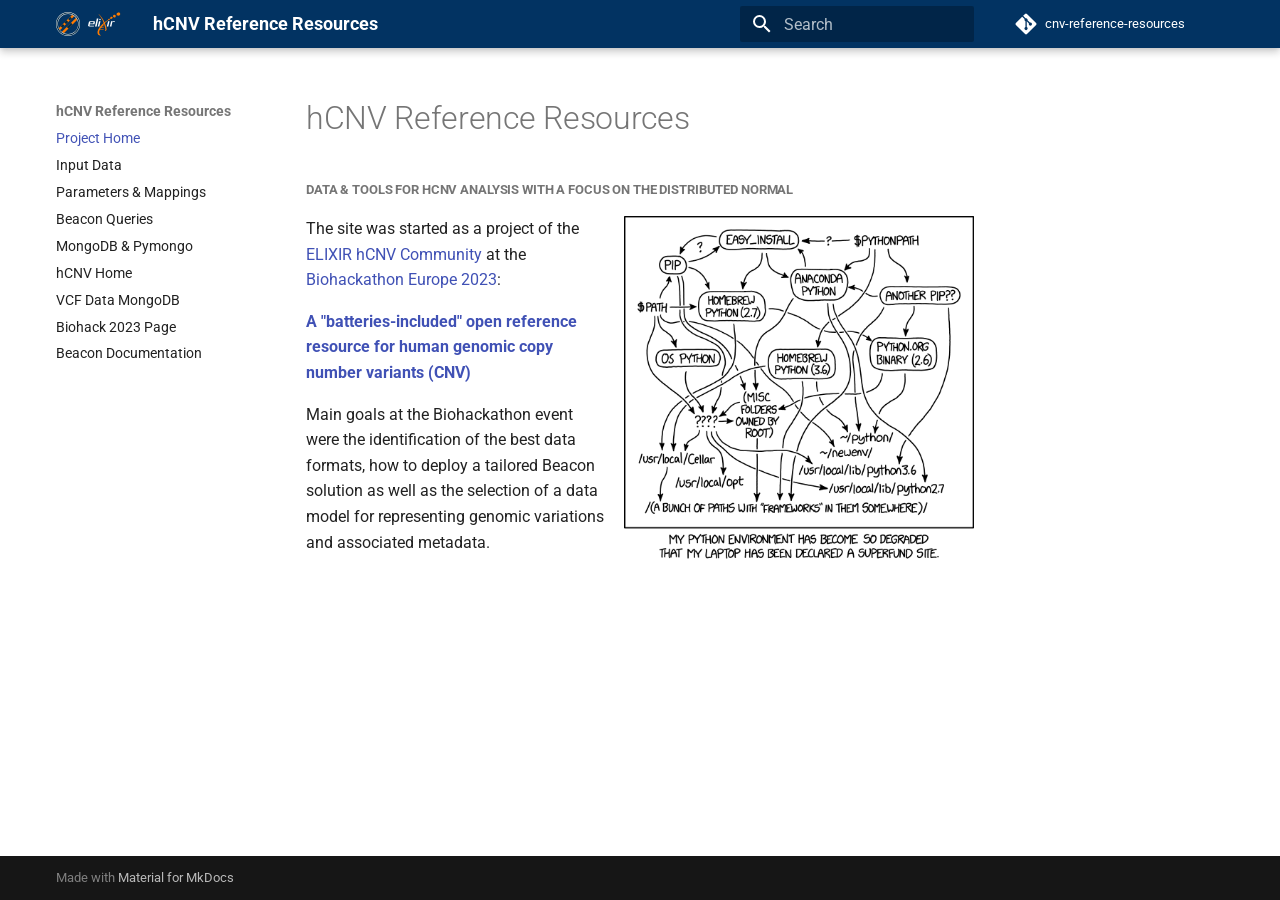
<file: site/index.html>
<!doctype html>
<html lang="en" class="no-js">
  <head>
    
      <meta charset="utf-8">
      <meta name="viewport" content="width=device-width,initial-scale=1">
      
        <meta name="description" content="Data &amp; tools for hCNV analysis with a focus on the distributed normal">
      
      
        <meta name="author" content="Michael Baudis">
      
      
      
      
        <link rel="next" href="data-resources/">
      
      
      <link rel="icon" href="assets/images/favicon.png">
      <meta name="generator" content="mkdocs-1.5.3, mkdocs-material-9.4.7">
    
    
      
        <title>hCNV Reference Resources</title>
      
    
    
      <link rel="stylesheet" href="assets/stylesheets/main.4b4a2bd9.min.css">
      
      


    
    
      
    
    
      
        
        
        <link rel="preconnect" href="https://fonts.gstatic.com" crossorigin>
        <link rel="stylesheet" href="https://fonts.googleapis.com/css?family=Roboto:300,300i,400,400i,700,700i%7CRoboto+Mono:400,400i,700,700i&display=fallback">
        <style>:root{--md-text-font:"Roboto";--md-code-font:"Roboto Mono"}</style>
      
    
    
      <link rel="stylesheet" href="css/theme_overrides.css">
    
    <script>__md_scope=new URL(".",location),__md_hash=e=>[...e].reduce((e,_)=>(e<<5)-e+_.charCodeAt(0),0),__md_get=(e,_=localStorage,t=__md_scope)=>JSON.parse(_.getItem(t.pathname+"."+e)),__md_set=(e,_,t=localStorage,a=__md_scope)=>{try{t.setItem(a.pathname+"."+e,JSON.stringify(_))}catch(e){}}</script>
    
      

    
    
    
  </head>
  
  
    <body dir="ltr">
  
    
    
      <script>var palette=__md_get("__palette");if(palette&&"object"==typeof palette.color)for(var key of Object.keys(palette.color))document.body.setAttribute("data-md-color-"+key,palette.color[key])</script>
    
    <input class="md-toggle" data-md-toggle="drawer" type="checkbox" id="__drawer" autocomplete="off">
    <input class="md-toggle" data-md-toggle="search" type="checkbox" id="__search" autocomplete="off">
    <label class="md-overlay" for="__drawer"></label>
    <div data-md-component="skip">
      
    </div>
    <div data-md-component="announce">
      
    </div>
    
    
      

  

<header class="md-header md-header--shadow" data-md-component="header">
  <nav class="md-header__inner md-grid" aria-label="Header">
    <a href="." title="hCNV Reference Resources" class="md-header__button md-logo" aria-label="hCNV Reference Resources" data-md-component="logo">
      
  <img src="img/hCNV-Elixir-logo.svg" alt="logo">

    </a>
    <label class="md-header__button md-icon" for="__drawer">
      
      <svg xmlns="http://www.w3.org/2000/svg" viewBox="0 0 24 24"><path d="M3 6h18v2H3V6m0 5h18v2H3v-2m0 5h18v2H3v-2Z"/></svg>
    </label>
    <div class="md-header__title" data-md-component="header-title">
      <div class="md-header__ellipsis">
        <div class="md-header__topic">
          <span class="md-ellipsis">
            hCNV Reference Resources
          </span>
        </div>
        <div class="md-header__topic" data-md-component="header-topic">
          <span class="md-ellipsis">
            
              Project Home
            
          </span>
        </div>
      </div>
    </div>
    
    
    
      <label class="md-header__button md-icon" for="__search">
        
        <svg xmlns="http://www.w3.org/2000/svg" viewBox="0 0 24 24"><path d="M9.5 3A6.5 6.5 0 0 1 16 9.5c0 1.61-.59 3.09-1.56 4.23l.27.27h.79l5 5-1.5 1.5-5-5v-.79l-.27-.27A6.516 6.516 0 0 1 9.5 16 6.5 6.5 0 0 1 3 9.5 6.5 6.5 0 0 1 9.5 3m0 2C7 5 5 7 5 9.5S7 14 9.5 14 14 12 14 9.5 12 5 9.5 5Z"/></svg>
      </label>
      <div class="md-search" data-md-component="search" role="dialog">
  <label class="md-search__overlay" for="__search"></label>
  <div class="md-search__inner" role="search">
    <form class="md-search__form" name="search">
      <input type="text" class="md-search__input" name="query" aria-label="Search" placeholder="Search" autocapitalize="off" autocorrect="off" autocomplete="off" spellcheck="false" data-md-component="search-query" required>
      <label class="md-search__icon md-icon" for="__search">
        
        <svg xmlns="http://www.w3.org/2000/svg" viewBox="0 0 24 24"><path d="M9.5 3A6.5 6.5 0 0 1 16 9.5c0 1.61-.59 3.09-1.56 4.23l.27.27h.79l5 5-1.5 1.5-5-5v-.79l-.27-.27A6.516 6.516 0 0 1 9.5 16 6.5 6.5 0 0 1 3 9.5 6.5 6.5 0 0 1 9.5 3m0 2C7 5 5 7 5 9.5S7 14 9.5 14 14 12 14 9.5 12 5 9.5 5Z"/></svg>
        
        <svg xmlns="http://www.w3.org/2000/svg" viewBox="0 0 24 24"><path d="M20 11v2H8l5.5 5.5-1.42 1.42L4.16 12l7.92-7.92L13.5 5.5 8 11h12Z"/></svg>
      </label>
      <nav class="md-search__options" aria-label="Search">
        
        <button type="reset" class="md-search__icon md-icon" title="Clear" aria-label="Clear" tabindex="-1">
          
          <svg xmlns="http://www.w3.org/2000/svg" viewBox="0 0 24 24"><path d="M19 6.41 17.59 5 12 10.59 6.41 5 5 6.41 10.59 12 5 17.59 6.41 19 12 13.41 17.59 19 19 17.59 13.41 12 19 6.41Z"/></svg>
        </button>
      </nav>
      
    </form>
    <div class="md-search__output">
      <div class="md-search__scrollwrap" data-md-scrollfix>
        <div class="md-search-result" data-md-component="search-result">
          <div class="md-search-result__meta">
            Initializing search
          </div>
          <ol class="md-search-result__list" role="presentation"></ol>
        </div>
      </div>
    </div>
  </div>
</div>
    
    
      <div class="md-header__source">
        <a href="https://github.com/hCNV/cnv-reference-resources" title="Go to repository" class="md-source" data-md-component="source">
  <div class="md-source__icon md-icon">
    
    <svg xmlns="http://www.w3.org/2000/svg" viewBox="0 0 448 512"><!--! Font Awesome Free 6.4.2 by @fontawesome - https://fontawesome.com License - https://fontawesome.com/license/free (Icons: CC BY 4.0, Fonts: SIL OFL 1.1, Code: MIT License) Copyright 2023 Fonticons, Inc.--><path d="M439.55 236.05 244 40.45a28.87 28.87 0 0 0-40.81 0l-40.66 40.63 51.52 51.52c27.06-9.14 52.68 16.77 43.39 43.68l49.66 49.66c34.23-11.8 61.18 31 35.47 56.69-26.49 26.49-70.21-2.87-56-37.34L240.22 199v121.85c25.3 12.54 22.26 41.85 9.08 55a34.34 34.34 0 0 1-48.55 0c-17.57-17.6-11.07-46.91 11.25-56v-123c-20.8-8.51-24.6-30.74-18.64-45L142.57 101 8.45 235.14a28.86 28.86 0 0 0 0 40.81l195.61 195.6a28.86 28.86 0 0 0 40.8 0l194.69-194.69a28.86 28.86 0 0 0 0-40.81z"/></svg>
  </div>
  <div class="md-source__repository">
    cnv-reference-resources
  </div>
</a>
      </div>
    
  </nav>
  
</header>
    
    <div class="md-container" data-md-component="container">
      
      
        
          
        
      
      <main class="md-main" data-md-component="main">
        <div class="md-main__inner md-grid">
          
            
              
              <div class="md-sidebar md-sidebar--primary" data-md-component="sidebar" data-md-type="navigation" >
                <div class="md-sidebar__scrollwrap">
                  <div class="md-sidebar__inner">
                    



<nav class="md-nav md-nav--primary" aria-label="Navigation" data-md-level="0">
  <label class="md-nav__title" for="__drawer">
    <a href="." title="hCNV Reference Resources" class="md-nav__button md-logo" aria-label="hCNV Reference Resources" data-md-component="logo">
      
  <img src="img/hCNV-Elixir-logo.svg" alt="logo">

    </a>
    hCNV Reference Resources
  </label>
  
    <div class="md-nav__source">
      <a href="https://github.com/hCNV/cnv-reference-resources" title="Go to repository" class="md-source" data-md-component="source">
  <div class="md-source__icon md-icon">
    
    <svg xmlns="http://www.w3.org/2000/svg" viewBox="0 0 448 512"><!--! Font Awesome Free 6.4.2 by @fontawesome - https://fontawesome.com License - https://fontawesome.com/license/free (Icons: CC BY 4.0, Fonts: SIL OFL 1.1, Code: MIT License) Copyright 2023 Fonticons, Inc.--><path d="M439.55 236.05 244 40.45a28.87 28.87 0 0 0-40.81 0l-40.66 40.63 51.52 51.52c27.06-9.14 52.68 16.77 43.39 43.68l49.66 49.66c34.23-11.8 61.18 31 35.47 56.69-26.49 26.49-70.21-2.87-56-37.34L240.22 199v121.85c25.3 12.54 22.26 41.85 9.08 55a34.34 34.34 0 0 1-48.55 0c-17.57-17.6-11.07-46.91 11.25-56v-123c-20.8-8.51-24.6-30.74-18.64-45L142.57 101 8.45 235.14a28.86 28.86 0 0 0 0 40.81l195.61 195.6a28.86 28.86 0 0 0 40.8 0l194.69-194.69a28.86 28.86 0 0 0 0-40.81z"/></svg>
  </div>
  <div class="md-source__repository">
    cnv-reference-resources
  </div>
</a>
    </div>
  
  <ul class="md-nav__list" data-md-scrollfix>
    
      
      
  
  
    
  
  
    <li class="md-nav__item md-nav__item--active">
      
      <input class="md-nav__toggle md-toggle" type="checkbox" id="__toc">
      
      
      
      <a href="." class="md-nav__link md-nav__link--active">
        
  
  <span class="md-ellipsis">
    Project Home
  </span>
  

      </a>
      
    </li>
  

    
      
      
  
  
  
    <li class="md-nav__item">
      <a href="data-resources/" class="md-nav__link">
        
  
  <span class="md-ellipsis">
    Input Data
  </span>
  

      </a>
    </li>
  

    
      
      
  
  
  
    <li class="md-nav__item">
      <a href="parameters-and-mappings/" class="md-nav__link">
        
  
  <span class="md-ellipsis">
    Parameters &amp; Mappings
  </span>
  

      </a>
    </li>
  

    
      
      
  
  
  
    <li class="md-nav__item">
      <a href="beacon-queries/" class="md-nav__link">
        
  
  <span class="md-ellipsis">
    Beacon Queries
  </span>
  

      </a>
    </li>
  

    
      
      
  
  
  
    <li class="md-nav__item">
      <a href="mongodb-pymongo/" class="md-nav__link">
        
  
  <span class="md-ellipsis">
    MongoDB &amp; Pymongo
  </span>
  

      </a>
    </li>
  

    
      
      
  
  
  
    <li class="md-nav__item">
      <a href="https://cnvar.org" class="md-nav__link">
        
  
  <span class="md-ellipsis">
    hCNV Home
  </span>
  

      </a>
    </li>
  

    
      
      
  
  
  
    <li class="md-nav__item">
      <a href="vcfdata-mongodb/" class="md-nav__link">
        
  
  <span class="md-ellipsis">
    VCF Data MongoDB
  </span>
  

      </a>
    </li>
  

    
      
      
  
  
  
    <li class="md-nav__item">
      <a href="https://github.com/elixir-europe/biohackathon-projects-2023/tree/main/1" class="md-nav__link">
        
  
  <span class="md-ellipsis">
    Biohack 2023 Page
  </span>
  

      </a>
    </li>
  

    
      
      
  
  
  
    <li class="md-nav__item">
      <a href="https://docs.genomebeacons.org" class="md-nav__link">
        
  
  <span class="md-ellipsis">
    Beacon Documentation
  </span>
  

      </a>
    </li>
  

    
  </ul>
</nav>
                  </div>
                </div>
              </div>
            
            
              
              <div class="md-sidebar md-sidebar--secondary" data-md-component="sidebar" data-md-type="toc" >
                <div class="md-sidebar__scrollwrap">
                  <div class="md-sidebar__inner">
                    

<nav class="md-nav md-nav--secondary" aria-label="Table of contents">
  
  
  
  
</nav>
                  </div>
                </div>
              </div>
            
          
          
            <div class="md-content" data-md-component="content">
              <article class="md-content__inner md-typeset">
                
                  

  
  


<h1 id="hcnv-reference-resources">hCNV Reference Resources<a class="headerlink" href="#hcnv-reference-resources" title="Permanent link">&para;</a></h1>
<h5 id="data-tools-for-hcnv-analysis-with-a-focus-on-the-distributed-normal">Data &amp; tools for hCNV analysis with a focus on the distributed normal<a class="headerlink" href="#data-tools-for-hcnv-analysis-with-a-focus-on-the-distributed-normal" title="Permanent link">&para;</a></h5>
<p><img alt="XKCD Python library hell" src="img/xkcd-python_environment.png" style="float: right; width: 350px; margin-left: 20px; margin-bottom: 15px" />The site was started as a project of the <a href="https://cnvar.org">ELIXIR hCNV Community</a>
at the <a href="https://biohackathon-europe.org">Biohackathon Europe 2023</a>:</p>
<p><strong><a href="https://github.com/elixir-europe/biohackathon-projects-2023/tree/main/1">A "batteries-included" open reference resource for human genomic copy number variants (CNV)</a></strong></p>
<p>Main goals at the Biohackathon event were the identification of the best data
formats, how to deploy a tailored Beacon solution as well as the selection of
a data model for representing genomic variations and associated metadata.</p>





                
              </article>
            </div>
          
          
        </div>
        
      </main>
      
        <footer class="md-footer">
  
  <div class="md-footer-meta md-typeset">
    <div class="md-footer-meta__inner md-grid">
      <div class="md-copyright">
  
  
    Made with
    <a href="https://squidfunk.github.io/mkdocs-material/" target="_blank" rel="noopener">
      Material for MkDocs
    </a>
  
</div>
      
    </div>
  </div>
</footer>
      
    </div>
    <div class="md-dialog" data-md-component="dialog">
      <div class="md-dialog__inner md-typeset"></div>
    </div>
    
    
    <script id="__config" type="application/json">{"base": ".", "features": [], "search": "assets/javascripts/workers/search.f886a092.min.js", "translations": {"clipboard.copied": "Copied to clipboard", "clipboard.copy": "Copy to clipboard", "search.result.more.one": "1 more on this page", "search.result.more.other": "# more on this page", "search.result.none": "No matching documents", "search.result.one": "1 matching document", "search.result.other": "# matching documents", "search.result.placeholder": "Type to start searching", "search.result.term.missing": "Missing", "select.version": "Select version"}}</script>
    
    
      <script src="assets/javascripts/bundle.aecac24b.min.js"></script>
      
    
  </body>
</html>
</file>
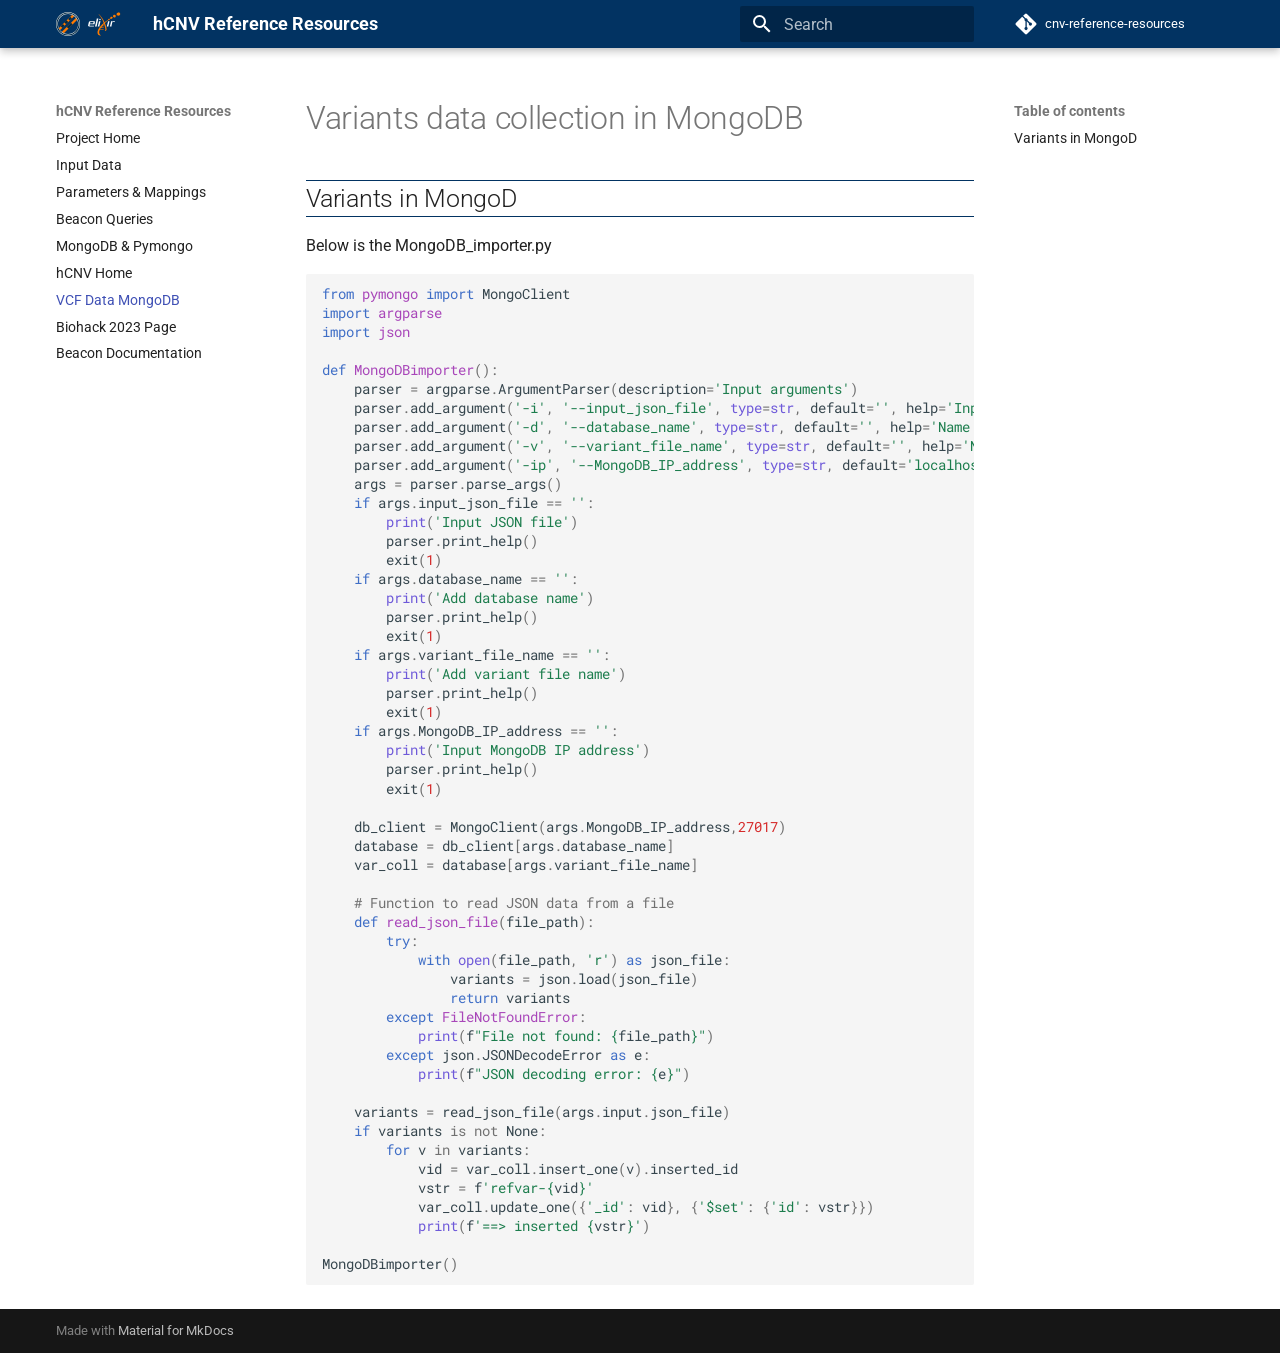
<file: vcfdata-mongodb/index.html>
<!doctype html>
<html lang="en" class="no-js">
  <head>
    
      <meta charset="utf-8">
      <meta name="viewport" content="width=device-width,initial-scale=1">
      
        <meta name="description" content="Data &amp; tools for hCNV analysis with a focus on the distributed normal">
      
      
        <meta name="author" content="Krzysztof Poterlowicz">
      
      
      
        <link rel="prev" href="../mongodb-pymongo/">
      
      
      
      <link rel="icon" href="../assets/images/favicon.png">
      <meta name="generator" content="mkdocs-1.5.3, mkdocs-material-9.4.14">
    
    
      
        <title>VCF Data MongoDB - hCNV Reference Resources</title>
      
    
    
      <link rel="stylesheet" href="../assets/stylesheets/main.fad675c6.min.css">
      
      


    
    
      
    
    
      
        
        
        <link rel="preconnect" href="https://fonts.gstatic.com" crossorigin>
        <link rel="stylesheet" href="https://fonts.googleapis.com/css?family=Roboto:300,300i,400,400i,700,700i%7CRoboto+Mono:400,400i,700,700i&display=fallback">
        <style>:root{--md-text-font:"Roboto";--md-code-font:"Roboto Mono"}</style>
      
    
    
      <link rel="stylesheet" href="../css/theme_overrides.css">
    
    <script>__md_scope=new URL("..",location),__md_hash=e=>[...e].reduce((e,_)=>(e<<5)-e+_.charCodeAt(0),0),__md_get=(e,_=localStorage,t=__md_scope)=>JSON.parse(_.getItem(t.pathname+"."+e)),__md_set=(e,_,t=localStorage,a=__md_scope)=>{try{t.setItem(a.pathname+"."+e,JSON.stringify(_))}catch(e){}}</script>
    
      

    
    
    
  </head>
  
  
    <body dir="ltr">
  
    
    
      <script>var palette=__md_get("__palette");if(palette&&"object"==typeof palette.color)for(var key of Object.keys(palette.color))document.body.setAttribute("data-md-color-"+key,palette.color[key])</script>
    
    <input class="md-toggle" data-md-toggle="drawer" type="checkbox" id="__drawer" autocomplete="off">
    <input class="md-toggle" data-md-toggle="search" type="checkbox" id="__search" autocomplete="off">
    <label class="md-overlay" for="__drawer"></label>
    <div data-md-component="skip">
      
        
        <a href="#variants-in-mongod" class="md-skip">
          Skip to content
        </a>
      
    </div>
    <div data-md-component="announce">
      
    </div>
    
    
      

  

<header class="md-header md-header--shadow" data-md-component="header">
  <nav class="md-header__inner md-grid" aria-label="Header">
    <a href=".." title="hCNV Reference Resources" class="md-header__button md-logo" aria-label="hCNV Reference Resources" data-md-component="logo">
      
  <img src="../img/hCNV-Elixir-logo.svg" alt="logo">

    </a>
    <label class="md-header__button md-icon" for="__drawer">
      
      <svg xmlns="http://www.w3.org/2000/svg" viewBox="0 0 24 24"><path d="M3 6h18v2H3V6m0 5h18v2H3v-2m0 5h18v2H3v-2Z"/></svg>
    </label>
    <div class="md-header__title" data-md-component="header-title">
      <div class="md-header__ellipsis">
        <div class="md-header__topic">
          <span class="md-ellipsis">
            hCNV Reference Resources
          </span>
        </div>
        <div class="md-header__topic" data-md-component="header-topic">
          <span class="md-ellipsis">
            
              VCF Data MongoDB
            
          </span>
        </div>
      </div>
    </div>
    
    
    
      <label class="md-header__button md-icon" for="__search">
        
        <svg xmlns="http://www.w3.org/2000/svg" viewBox="0 0 24 24"><path d="M9.5 3A6.5 6.5 0 0 1 16 9.5c0 1.61-.59 3.09-1.56 4.23l.27.27h.79l5 5-1.5 1.5-5-5v-.79l-.27-.27A6.516 6.516 0 0 1 9.5 16 6.5 6.5 0 0 1 3 9.5 6.5 6.5 0 0 1 9.5 3m0 2C7 5 5 7 5 9.5S7 14 9.5 14 14 12 14 9.5 12 5 9.5 5Z"/></svg>
      </label>
      <div class="md-search" data-md-component="search" role="dialog">
  <label class="md-search__overlay" for="__search"></label>
  <div class="md-search__inner" role="search">
    <form class="md-search__form" name="search">
      <input type="text" class="md-search__input" name="query" aria-label="Search" placeholder="Search" autocapitalize="off" autocorrect="off" autocomplete="off" spellcheck="false" data-md-component="search-query" required>
      <label class="md-search__icon md-icon" for="__search">
        
        <svg xmlns="http://www.w3.org/2000/svg" viewBox="0 0 24 24"><path d="M9.5 3A6.5 6.5 0 0 1 16 9.5c0 1.61-.59 3.09-1.56 4.23l.27.27h.79l5 5-1.5 1.5-5-5v-.79l-.27-.27A6.516 6.516 0 0 1 9.5 16 6.5 6.5 0 0 1 3 9.5 6.5 6.5 0 0 1 9.5 3m0 2C7 5 5 7 5 9.5S7 14 9.5 14 14 12 14 9.5 12 5 9.5 5Z"/></svg>
        
        <svg xmlns="http://www.w3.org/2000/svg" viewBox="0 0 24 24"><path d="M20 11v2H8l5.5 5.5-1.42 1.42L4.16 12l7.92-7.92L13.5 5.5 8 11h12Z"/></svg>
      </label>
      <nav class="md-search__options" aria-label="Search">
        
        <button type="reset" class="md-search__icon md-icon" title="Clear" aria-label="Clear" tabindex="-1">
          
          <svg xmlns="http://www.w3.org/2000/svg" viewBox="0 0 24 24"><path d="M19 6.41 17.59 5 12 10.59 6.41 5 5 6.41 10.59 12 5 17.59 6.41 19 12 13.41 17.59 19 19 17.59 13.41 12 19 6.41Z"/></svg>
        </button>
      </nav>
      
    </form>
    <div class="md-search__output">
      <div class="md-search__scrollwrap" data-md-scrollfix>
        <div class="md-search-result" data-md-component="search-result">
          <div class="md-search-result__meta">
            Initializing search
          </div>
          <ol class="md-search-result__list" role="presentation"></ol>
        </div>
      </div>
    </div>
  </div>
</div>
    
    
      <div class="md-header__source">
        <a href="https://github.com/hCNV/cnv-reference-resources" title="Go to repository" class="md-source" data-md-component="source">
  <div class="md-source__icon md-icon">
    
    <svg xmlns="http://www.w3.org/2000/svg" viewBox="0 0 448 512"><!--! Font Awesome Free 6.4.2 by @fontawesome - https://fontawesome.com License - https://fontawesome.com/license/free (Icons: CC BY 4.0, Fonts: SIL OFL 1.1, Code: MIT License) Copyright 2023 Fonticons, Inc.--><path d="M439.55 236.05 244 40.45a28.87 28.87 0 0 0-40.81 0l-40.66 40.63 51.52 51.52c27.06-9.14 52.68 16.77 43.39 43.68l49.66 49.66c34.23-11.8 61.18 31 35.47 56.69-26.49 26.49-70.21-2.87-56-37.34L240.22 199v121.85c25.3 12.54 22.26 41.85 9.08 55a34.34 34.34 0 0 1-48.55 0c-17.57-17.6-11.07-46.91 11.25-56v-123c-20.8-8.51-24.6-30.74-18.64-45L142.57 101 8.45 235.14a28.86 28.86 0 0 0 0 40.81l195.61 195.6a28.86 28.86 0 0 0 40.8 0l194.69-194.69a28.86 28.86 0 0 0 0-40.81z"/></svg>
  </div>
  <div class="md-source__repository">
    cnv-reference-resources
  </div>
</a>
      </div>
    
  </nav>
  
</header>
    
    <div class="md-container" data-md-component="container">
      
      
        
          
        
      
      <main class="md-main" data-md-component="main">
        <div class="md-main__inner md-grid">
          
            
              
              <div class="md-sidebar md-sidebar--primary" data-md-component="sidebar" data-md-type="navigation" >
                <div class="md-sidebar__scrollwrap">
                  <div class="md-sidebar__inner">
                    



<nav class="md-nav md-nav--primary" aria-label="Navigation" data-md-level="0">
  <label class="md-nav__title" for="__drawer">
    <a href=".." title="hCNV Reference Resources" class="md-nav__button md-logo" aria-label="hCNV Reference Resources" data-md-component="logo">
      
  <img src="../img/hCNV-Elixir-logo.svg" alt="logo">

    </a>
    hCNV Reference Resources
  </label>
  
    <div class="md-nav__source">
      <a href="https://github.com/hCNV/cnv-reference-resources" title="Go to repository" class="md-source" data-md-component="source">
  <div class="md-source__icon md-icon">
    
    <svg xmlns="http://www.w3.org/2000/svg" viewBox="0 0 448 512"><!--! Font Awesome Free 6.4.2 by @fontawesome - https://fontawesome.com License - https://fontawesome.com/license/free (Icons: CC BY 4.0, Fonts: SIL OFL 1.1, Code: MIT License) Copyright 2023 Fonticons, Inc.--><path d="M439.55 236.05 244 40.45a28.87 28.87 0 0 0-40.81 0l-40.66 40.63 51.52 51.52c27.06-9.14 52.68 16.77 43.39 43.68l49.66 49.66c34.23-11.8 61.18 31 35.47 56.69-26.49 26.49-70.21-2.87-56-37.34L240.22 199v121.85c25.3 12.54 22.26 41.85 9.08 55a34.34 34.34 0 0 1-48.55 0c-17.57-17.6-11.07-46.91 11.25-56v-123c-20.8-8.51-24.6-30.74-18.64-45L142.57 101 8.45 235.14a28.86 28.86 0 0 0 0 40.81l195.61 195.6a28.86 28.86 0 0 0 40.8 0l194.69-194.69a28.86 28.86 0 0 0 0-40.81z"/></svg>
  </div>
  <div class="md-source__repository">
    cnv-reference-resources
  </div>
</a>
    </div>
  
  <ul class="md-nav__list" data-md-scrollfix>
    
      
      
  
  
  
  
    <li class="md-nav__item">
      <a href=".." class="md-nav__link">
        
  
  <span class="md-ellipsis">
    Project Home
  </span>
  

      </a>
    </li>
  

    
      
      
  
  
  
  
    <li class="md-nav__item">
      <a href="../data-resources/" class="md-nav__link">
        
  
  <span class="md-ellipsis">
    Input Data
  </span>
  

      </a>
    </li>
  

    
      
      
  
  
  
  
    <li class="md-nav__item">
      <a href="../parameters-and-mappings/" class="md-nav__link">
        
  
  <span class="md-ellipsis">
    Parameters &amp; Mappings
  </span>
  

      </a>
    </li>
  

    
      
      
  
  
  
  
    <li class="md-nav__item">
      <a href="../beacon-queries/" class="md-nav__link">
        
  
  <span class="md-ellipsis">
    Beacon Queries
  </span>
  

      </a>
    </li>
  

    
      
      
  
  
  
  
    <li class="md-nav__item">
      <a href="../mongodb-pymongo/" class="md-nav__link">
        
  
  <span class="md-ellipsis">
    MongoDB &amp; Pymongo
  </span>
  

      </a>
    </li>
  

    
      
      
  
  
  
  
    <li class="md-nav__item">
      <a href="https://cnvar.org" class="md-nav__link">
        
  
  <span class="md-ellipsis">
    hCNV Home
  </span>
  

      </a>
    </li>
  

    
      
      
  
  
    
  
  
  
    <li class="md-nav__item md-nav__item--active">
      
      <input class="md-nav__toggle md-toggle" type="checkbox" id="__toc">
      
      
      
        <label class="md-nav__link md-nav__link--active" for="__toc">
          
  
  <span class="md-ellipsis">
    VCF Data MongoDB
  </span>
  

          <span class="md-nav__icon md-icon"></span>
        </label>
      
      <a href="./" class="md-nav__link md-nav__link--active">
        
  
  <span class="md-ellipsis">
    VCF Data MongoDB
  </span>
  

      </a>
      
        

<nav class="md-nav md-nav--secondary" aria-label="Table of contents">
  
  
  
  
    <label class="md-nav__title" for="__toc">
      <span class="md-nav__icon md-icon"></span>
      Table of contents
    </label>
    <ul class="md-nav__list" data-md-component="toc" data-md-scrollfix>
      
        <li class="md-nav__item">
  <a href="#variants-in-mongod" class="md-nav__link">
    <span class="md-ellipsis">
      Variants in MongoD
    </span>
  </a>
  
</li>
      
    </ul>
  
</nav>
      
    </li>
  

    
      
      
  
  
  
  
    <li class="md-nav__item">
      <a href="https://github.com/elixir-europe/biohackathon-projects-2023/tree/main/1" class="md-nav__link">
        
  
  <span class="md-ellipsis">
    Biohack 2023 Page
  </span>
  

      </a>
    </li>
  

    
      
      
  
  
  
  
    <li class="md-nav__item">
      <a href="https://docs.genomebeacons.org" class="md-nav__link">
        
  
  <span class="md-ellipsis">
    Beacon Documentation
  </span>
  

      </a>
    </li>
  

    
  </ul>
</nav>
                  </div>
                </div>
              </div>
            
            
              
              <div class="md-sidebar md-sidebar--secondary" data-md-component="sidebar" data-md-type="toc" >
                <div class="md-sidebar__scrollwrap">
                  <div class="md-sidebar__inner">
                    

<nav class="md-nav md-nav--secondary" aria-label="Table of contents">
  
  
  
  
    <label class="md-nav__title" for="__toc">
      <span class="md-nav__icon md-icon"></span>
      Table of contents
    </label>
    <ul class="md-nav__list" data-md-component="toc" data-md-scrollfix>
      
        <li class="md-nav__item">
  <a href="#variants-in-mongod" class="md-nav__link">
    <span class="md-ellipsis">
      Variants in MongoD
    </span>
  </a>
  
</li>
      
    </ul>
  
</nav>
                  </div>
                </div>
              </div>
            
          
          
            <div class="md-content" data-md-component="content">
              <article class="md-content__inner md-typeset">
                
                  

  
  


<h1 id="variants-data-collection-in-mongodb">Variants data collection in MongoDB<a class="headerlink" href="#variants-data-collection-in-mongodb" title="Permanent link">&para;</a></h1>
<h2 id="variants-in-mongod">Variants in MongoD<a class="headerlink" href="#variants-in-mongod" title="Permanent link">&para;</a></h2>
<p>Below is the MongoDB_importer.py</p>
<div class="highlight"><pre><span></span><code><span class="kn">from</span> <span class="nn">pymongo</span> <span class="kn">import</span> <span class="n">MongoClient</span>
<span class="kn">import</span> <span class="nn">argparse</span>
<span class="kn">import</span> <span class="nn">json</span>

<span class="k">def</span> <span class="nf">MongoDBimporter</span><span class="p">():</span>
    <span class="n">parser</span> <span class="o">=</span> <span class="n">argparse</span><span class="o">.</span><span class="n">ArgumentParser</span><span class="p">(</span><span class="n">description</span><span class="o">=</span><span class="s1">&#39;Input arguments&#39;</span><span class="p">)</span>
    <span class="n">parser</span><span class="o">.</span><span class="n">add_argument</span><span class="p">(</span><span class="s1">&#39;-i&#39;</span><span class="p">,</span> <span class="s1">&#39;--input_json_file&#39;</span><span class="p">,</span> <span class="nb">type</span><span class="o">=</span><span class="nb">str</span><span class="p">,</span> <span class="n">default</span><span class="o">=</span><span class="s1">&#39;&#39;</span><span class="p">,</span> <span class="n">help</span><span class="o">=</span><span class="s1">&#39;Input a file path to the JSON file to import&#39;</span><span class="p">)</span>
    <span class="n">parser</span><span class="o">.</span><span class="n">add_argument</span><span class="p">(</span><span class="s1">&#39;-d&#39;</span><span class="p">,</span> <span class="s1">&#39;--database_name&#39;</span><span class="p">,</span> <span class="nb">type</span><span class="o">=</span><span class="nb">str</span><span class="p">,</span> <span class="n">default</span><span class="o">=</span><span class="s1">&#39;&#39;</span><span class="p">,</span> <span class="n">help</span><span class="o">=</span><span class="s1">&#39;Name the created MongoDB database&#39;</span><span class="p">)</span>
    <span class="n">parser</span><span class="o">.</span><span class="n">add_argument</span><span class="p">(</span><span class="s1">&#39;-v&#39;</span><span class="p">,</span> <span class="s1">&#39;--variant_file_name&#39;</span><span class="p">,</span> <span class="nb">type</span><span class="o">=</span><span class="nb">str</span><span class="p">,</span> <span class="n">default</span><span class="o">=</span><span class="s1">&#39;&#39;</span><span class="p">,</span> <span class="n">help</span><span class="o">=</span><span class="s1">&#39;Name the Variant file in the MongoDB database&#39;</span><span class="p">)</span>
    <span class="n">parser</span><span class="o">.</span><span class="n">add_argument</span><span class="p">(</span><span class="s1">&#39;-ip&#39;</span><span class="p">,</span> <span class="s1">&#39;--MongoDB_IP_address&#39;</span><span class="p">,</span> <span class="nb">type</span><span class="o">=</span><span class="nb">str</span><span class="p">,</span> <span class="n">default</span><span class="o">=</span><span class="s1">&#39;localhost&#39;</span><span class="p">,</span> <span class="n">help</span><span class="o">=</span><span class="s1">&#39;Input MongoDB IP address&#39;</span><span class="p">)</span>
    <span class="n">args</span> <span class="o">=</span> <span class="n">parser</span><span class="o">.</span><span class="n">parse_args</span><span class="p">()</span>
    <span class="k">if</span> <span class="n">args</span><span class="o">.</span><span class="n">input_json_file</span> <span class="o">==</span> <span class="s1">&#39;&#39;</span><span class="p">:</span>
        <span class="nb">print</span><span class="p">(</span><span class="s1">&#39;Input JSON file&#39;</span><span class="p">)</span>
        <span class="n">parser</span><span class="o">.</span><span class="n">print_help</span><span class="p">()</span>
        <span class="n">exit</span><span class="p">(</span><span class="mi">1</span><span class="p">)</span>
    <span class="k">if</span> <span class="n">args</span><span class="o">.</span><span class="n">database_name</span> <span class="o">==</span> <span class="s1">&#39;&#39;</span><span class="p">:</span>
        <span class="nb">print</span><span class="p">(</span><span class="s1">&#39;Add database name&#39;</span><span class="p">)</span>
        <span class="n">parser</span><span class="o">.</span><span class="n">print_help</span><span class="p">()</span>
        <span class="n">exit</span><span class="p">(</span><span class="mi">1</span><span class="p">)</span>
    <span class="k">if</span> <span class="n">args</span><span class="o">.</span><span class="n">variant_file_name</span> <span class="o">==</span> <span class="s1">&#39;&#39;</span><span class="p">:</span>
        <span class="nb">print</span><span class="p">(</span><span class="s1">&#39;Add variant file name&#39;</span><span class="p">)</span>
        <span class="n">parser</span><span class="o">.</span><span class="n">print_help</span><span class="p">()</span>
        <span class="n">exit</span><span class="p">(</span><span class="mi">1</span><span class="p">)</span>
    <span class="k">if</span> <span class="n">args</span><span class="o">.</span><span class="n">MongoDB_IP_address</span> <span class="o">==</span> <span class="s1">&#39;&#39;</span><span class="p">:</span>
        <span class="nb">print</span><span class="p">(</span><span class="s1">&#39;Input MongoDB IP address&#39;</span><span class="p">)</span>
        <span class="n">parser</span><span class="o">.</span><span class="n">print_help</span><span class="p">()</span>
        <span class="n">exit</span><span class="p">(</span><span class="mi">1</span><span class="p">)</span>

    <span class="n">db_client</span> <span class="o">=</span> <span class="n">MongoClient</span><span class="p">(</span><span class="n">args</span><span class="o">.</span><span class="n">MongoDB_IP_address</span><span class="p">,</span><span class="mi">27017</span><span class="p">)</span>
    <span class="n">database</span> <span class="o">=</span> <span class="n">db_client</span><span class="p">[</span><span class="n">args</span><span class="o">.</span><span class="n">database_name</span><span class="p">]</span>
    <span class="n">var_coll</span> <span class="o">=</span> <span class="n">database</span><span class="p">[</span><span class="n">args</span><span class="o">.</span><span class="n">variant_file_name</span><span class="p">]</span>

    <span class="c1"># Function to read JSON data from a file</span>
    <span class="k">def</span> <span class="nf">read_json_file</span><span class="p">(</span><span class="n">file_path</span><span class="p">):</span>
        <span class="k">try</span><span class="p">:</span>
            <span class="k">with</span> <span class="nb">open</span><span class="p">(</span><span class="n">file_path</span><span class="p">,</span> <span class="s1">&#39;r&#39;</span><span class="p">)</span> <span class="k">as</span> <span class="n">json_file</span><span class="p">:</span>
                <span class="n">variants</span> <span class="o">=</span> <span class="n">json</span><span class="o">.</span><span class="n">load</span><span class="p">(</span><span class="n">json_file</span><span class="p">)</span>
                <span class="k">return</span> <span class="n">variants</span>
        <span class="k">except</span> <span class="ne">FileNotFoundError</span><span class="p">:</span>
            <span class="nb">print</span><span class="p">(</span><span class="sa">f</span><span class="s2">&quot;File not found: </span><span class="si">{</span><span class="n">file_path</span><span class="si">}</span><span class="s2">&quot;</span><span class="p">)</span>
        <span class="k">except</span> <span class="n">json</span><span class="o">.</span><span class="n">JSONDecodeError</span> <span class="k">as</span> <span class="n">e</span><span class="p">:</span>
            <span class="nb">print</span><span class="p">(</span><span class="sa">f</span><span class="s2">&quot;JSON decoding error: </span><span class="si">{</span><span class="n">e</span><span class="si">}</span><span class="s2">&quot;</span><span class="p">)</span>

    <span class="n">variants</span> <span class="o">=</span> <span class="n">read_json_file</span><span class="p">(</span><span class="n">args</span><span class="o">.</span><span class="n">input</span><span class="o">.</span><span class="n">json_file</span><span class="p">)</span>
    <span class="k">if</span> <span class="n">variants</span> <span class="ow">is</span> <span class="ow">not</span> <span class="kc">None</span><span class="p">:</span>
        <span class="k">for</span> <span class="n">v</span> <span class="ow">in</span> <span class="n">variants</span><span class="p">:</span>
            <span class="n">vid</span> <span class="o">=</span> <span class="n">var_coll</span><span class="o">.</span><span class="n">insert_one</span><span class="p">(</span><span class="n">v</span><span class="p">)</span><span class="o">.</span><span class="n">inserted_id</span>
            <span class="n">vstr</span> <span class="o">=</span> <span class="sa">f</span><span class="s1">&#39;refvar-</span><span class="si">{</span><span class="n">vid</span><span class="si">}</span><span class="s1">&#39;</span>
            <span class="n">var_coll</span><span class="o">.</span><span class="n">update_one</span><span class="p">({</span><span class="s1">&#39;_id&#39;</span><span class="p">:</span> <span class="n">vid</span><span class="p">},</span> <span class="p">{</span><span class="s1">&#39;$set&#39;</span><span class="p">:</span> <span class="p">{</span><span class="s1">&#39;id&#39;</span><span class="p">:</span> <span class="n">vstr</span><span class="p">}})</span>
            <span class="nb">print</span><span class="p">(</span><span class="sa">f</span><span class="s1">&#39;==&gt; inserted </span><span class="si">{</span><span class="n">vstr</span><span class="si">}</span><span class="s1">&#39;</span><span class="p">)</span>

<span class="n">MongoDBimporter</span><span class="p">()</span>
</code></pre></div>





                
              </article>
            </div>
          
          
        </div>
        
      </main>
      
        <footer class="md-footer">
  
  <div class="md-footer-meta md-typeset">
    <div class="md-footer-meta__inner md-grid">
      <div class="md-copyright">
  
  
    Made with
    <a href="https://squidfunk.github.io/mkdocs-material/" target="_blank" rel="noopener">
      Material for MkDocs
    </a>
  
</div>
      
    </div>
  </div>
</footer>
      
    </div>
    <div class="md-dialog" data-md-component="dialog">
      <div class="md-dialog__inner md-typeset"></div>
    </div>
    
    
    <script id="__config" type="application/json">{"base": "..", "features": [], "search": "../assets/javascripts/workers/search.f886a092.min.js", "translations": {"clipboard.copied": "Copied to clipboard", "clipboard.copy": "Copy to clipboard", "search.result.more.one": "1 more on this page", "search.result.more.other": "# more on this page", "search.result.none": "No matching documents", "search.result.one": "1 matching document", "search.result.other": "# matching documents", "search.result.placeholder": "Type to start searching", "search.result.term.missing": "Missing", "select.version": "Select version"}}</script>
    
    
      <script src="../assets/javascripts/bundle.cd18aaf1.min.js"></script>
      
    
  </body>
</html>
</file>
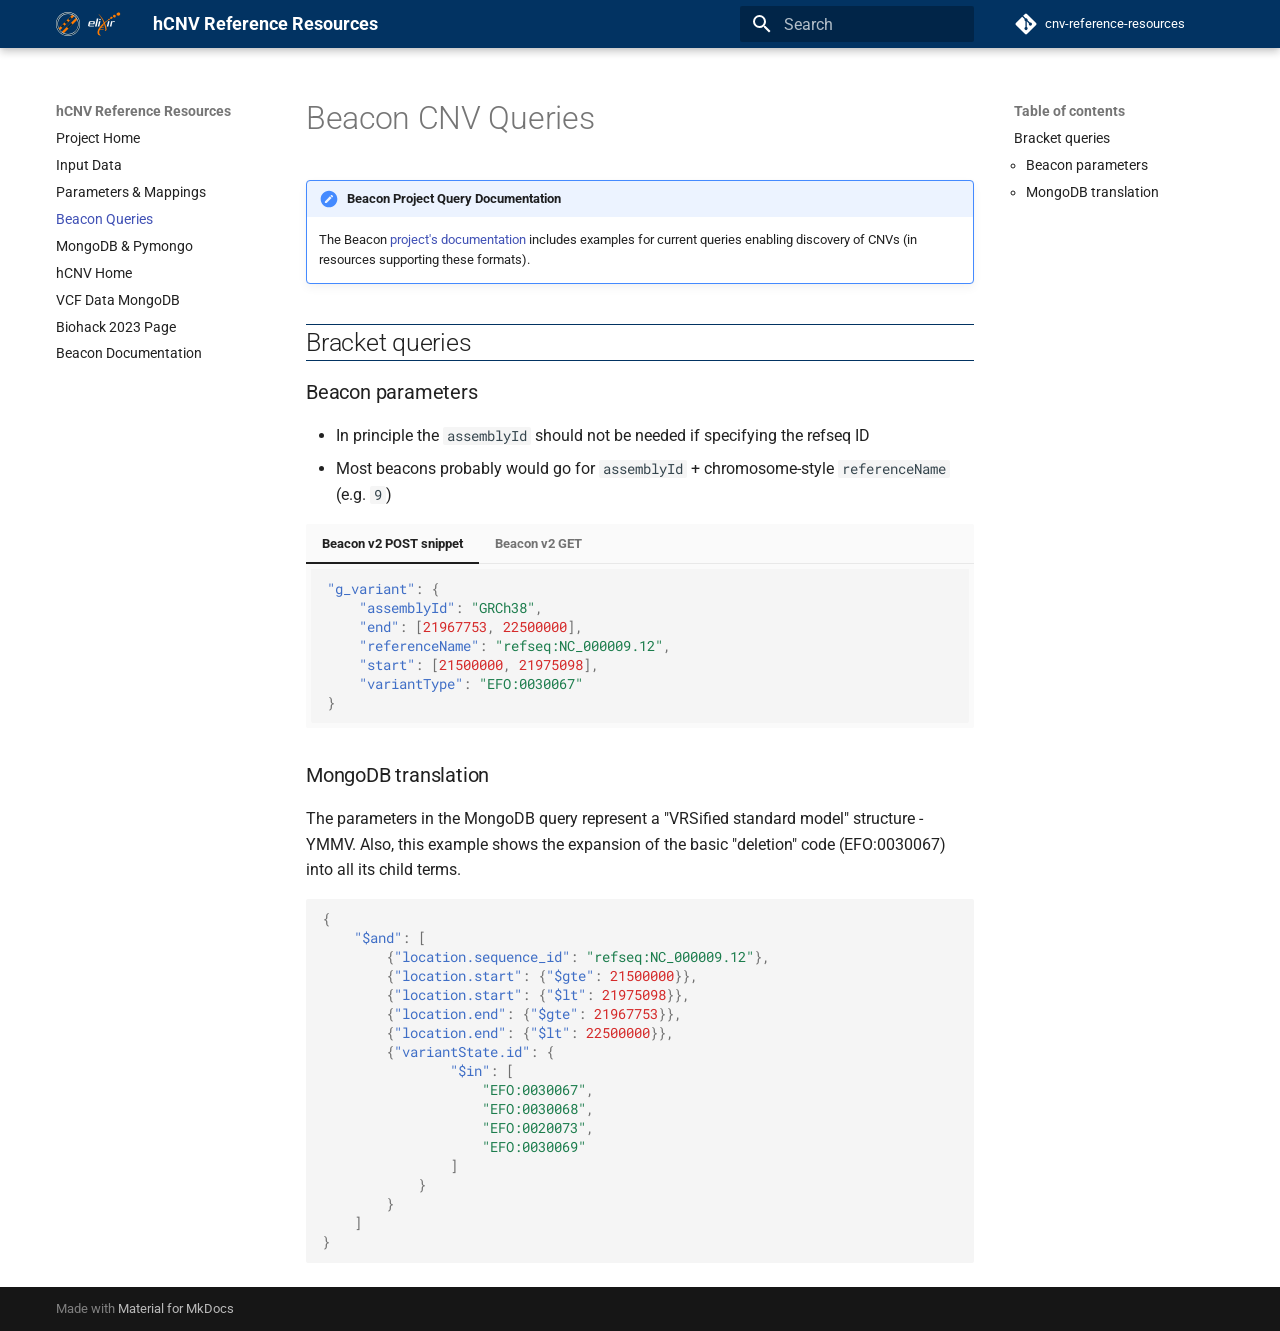
<file: site/beacon-queries/index.html>
<!doctype html>
<html lang="en" class="no-js">
  <head>
    
      <meta charset="utf-8">
      <meta name="viewport" content="width=device-width,initial-scale=1">
      
        <meta name="description" content="Data &amp; tools for hCNV analysis with a focus on the distributed normal">
      
      
        <meta name="author" content="Michael Baudis">
      
      
      
        <link rel="prev" href="../parameters-and-mappings/">
      
      
        <link rel="next" href="../mongodb-pymongo/">
      
      
      <link rel="icon" href="../assets/images/favicon.png">
      <meta name="generator" content="mkdocs-1.5.3, mkdocs-material-9.4.7">
    
    
      
        <title>Beacon Queries - hCNV Reference Resources</title>
      
    
    
      <link rel="stylesheet" href="../assets/stylesheets/main.4b4a2bd9.min.css">
      
      


    
    
      
    
    
      
        
        
        <link rel="preconnect" href="https://fonts.gstatic.com" crossorigin>
        <link rel="stylesheet" href="https://fonts.googleapis.com/css?family=Roboto:300,300i,400,400i,700,700i%7CRoboto+Mono:400,400i,700,700i&display=fallback">
        <style>:root{--md-text-font:"Roboto";--md-code-font:"Roboto Mono"}</style>
      
    
    
      <link rel="stylesheet" href="../css/theme_overrides.css">
    
    <script>__md_scope=new URL("..",location),__md_hash=e=>[...e].reduce((e,_)=>(e<<5)-e+_.charCodeAt(0),0),__md_get=(e,_=localStorage,t=__md_scope)=>JSON.parse(_.getItem(t.pathname+"."+e)),__md_set=(e,_,t=localStorage,a=__md_scope)=>{try{t.setItem(a.pathname+"."+e,JSON.stringify(_))}catch(e){}}</script>
    
      

    
    
    
  </head>
  
  
    <body dir="ltr">
  
    
    
      <script>var palette=__md_get("__palette");if(palette&&"object"==typeof palette.color)for(var key of Object.keys(palette.color))document.body.setAttribute("data-md-color-"+key,palette.color[key])</script>
    
    <input class="md-toggle" data-md-toggle="drawer" type="checkbox" id="__drawer" autocomplete="off">
    <input class="md-toggle" data-md-toggle="search" type="checkbox" id="__search" autocomplete="off">
    <label class="md-overlay" for="__drawer"></label>
    <div data-md-component="skip">
      
        
        <a href="#bracket-queries" class="md-skip">
          Skip to content
        </a>
      
    </div>
    <div data-md-component="announce">
      
    </div>
    
    
      

  

<header class="md-header md-header--shadow" data-md-component="header">
  <nav class="md-header__inner md-grid" aria-label="Header">
    <a href=".." title="hCNV Reference Resources" class="md-header__button md-logo" aria-label="hCNV Reference Resources" data-md-component="logo">
      
  <img src="../img/hCNV-Elixir-logo.svg" alt="logo">

    </a>
    <label class="md-header__button md-icon" for="__drawer">
      
      <svg xmlns="http://www.w3.org/2000/svg" viewBox="0 0 24 24"><path d="M3 6h18v2H3V6m0 5h18v2H3v-2m0 5h18v2H3v-2Z"/></svg>
    </label>
    <div class="md-header__title" data-md-component="header-title">
      <div class="md-header__ellipsis">
        <div class="md-header__topic">
          <span class="md-ellipsis">
            hCNV Reference Resources
          </span>
        </div>
        <div class="md-header__topic" data-md-component="header-topic">
          <span class="md-ellipsis">
            
              Beacon Queries
            
          </span>
        </div>
      </div>
    </div>
    
    
    
      <label class="md-header__button md-icon" for="__search">
        
        <svg xmlns="http://www.w3.org/2000/svg" viewBox="0 0 24 24"><path d="M9.5 3A6.5 6.5 0 0 1 16 9.5c0 1.61-.59 3.09-1.56 4.23l.27.27h.79l5 5-1.5 1.5-5-5v-.79l-.27-.27A6.516 6.516 0 0 1 9.5 16 6.5 6.5 0 0 1 3 9.5 6.5 6.5 0 0 1 9.5 3m0 2C7 5 5 7 5 9.5S7 14 9.5 14 14 12 14 9.5 12 5 9.5 5Z"/></svg>
      </label>
      <div class="md-search" data-md-component="search" role="dialog">
  <label class="md-search__overlay" for="__search"></label>
  <div class="md-search__inner" role="search">
    <form class="md-search__form" name="search">
      <input type="text" class="md-search__input" name="query" aria-label="Search" placeholder="Search" autocapitalize="off" autocorrect="off" autocomplete="off" spellcheck="false" data-md-component="search-query" required>
      <label class="md-search__icon md-icon" for="__search">
        
        <svg xmlns="http://www.w3.org/2000/svg" viewBox="0 0 24 24"><path d="M9.5 3A6.5 6.5 0 0 1 16 9.5c0 1.61-.59 3.09-1.56 4.23l.27.27h.79l5 5-1.5 1.5-5-5v-.79l-.27-.27A6.516 6.516 0 0 1 9.5 16 6.5 6.5 0 0 1 3 9.5 6.5 6.5 0 0 1 9.5 3m0 2C7 5 5 7 5 9.5S7 14 9.5 14 14 12 14 9.5 12 5 9.5 5Z"/></svg>
        
        <svg xmlns="http://www.w3.org/2000/svg" viewBox="0 0 24 24"><path d="M20 11v2H8l5.5 5.5-1.42 1.42L4.16 12l7.92-7.92L13.5 5.5 8 11h12Z"/></svg>
      </label>
      <nav class="md-search__options" aria-label="Search">
        
        <button type="reset" class="md-search__icon md-icon" title="Clear" aria-label="Clear" tabindex="-1">
          
          <svg xmlns="http://www.w3.org/2000/svg" viewBox="0 0 24 24"><path d="M19 6.41 17.59 5 12 10.59 6.41 5 5 6.41 10.59 12 5 17.59 6.41 19 12 13.41 17.59 19 19 17.59 13.41 12 19 6.41Z"/></svg>
        </button>
      </nav>
      
    </form>
    <div class="md-search__output">
      <div class="md-search__scrollwrap" data-md-scrollfix>
        <div class="md-search-result" data-md-component="search-result">
          <div class="md-search-result__meta">
            Initializing search
          </div>
          <ol class="md-search-result__list" role="presentation"></ol>
        </div>
      </div>
    </div>
  </div>
</div>
    
    
      <div class="md-header__source">
        <a href="https://github.com/hCNV/cnv-reference-resources" title="Go to repository" class="md-source" data-md-component="source">
  <div class="md-source__icon md-icon">
    
    <svg xmlns="http://www.w3.org/2000/svg" viewBox="0 0 448 512"><!--! Font Awesome Free 6.4.2 by @fontawesome - https://fontawesome.com License - https://fontawesome.com/license/free (Icons: CC BY 4.0, Fonts: SIL OFL 1.1, Code: MIT License) Copyright 2023 Fonticons, Inc.--><path d="M439.55 236.05 244 40.45a28.87 28.87 0 0 0-40.81 0l-40.66 40.63 51.52 51.52c27.06-9.14 52.68 16.77 43.39 43.68l49.66 49.66c34.23-11.8 61.18 31 35.47 56.69-26.49 26.49-70.21-2.87-56-37.34L240.22 199v121.85c25.3 12.54 22.26 41.85 9.08 55a34.34 34.34 0 0 1-48.55 0c-17.57-17.6-11.07-46.91 11.25-56v-123c-20.8-8.51-24.6-30.74-18.64-45L142.57 101 8.45 235.14a28.86 28.86 0 0 0 0 40.81l195.61 195.6a28.86 28.86 0 0 0 40.8 0l194.69-194.69a28.86 28.86 0 0 0 0-40.81z"/></svg>
  </div>
  <div class="md-source__repository">
    cnv-reference-resources
  </div>
</a>
      </div>
    
  </nav>
  
</header>
    
    <div class="md-container" data-md-component="container">
      
      
        
          
        
      
      <main class="md-main" data-md-component="main">
        <div class="md-main__inner md-grid">
          
            
              
              <div class="md-sidebar md-sidebar--primary" data-md-component="sidebar" data-md-type="navigation" >
                <div class="md-sidebar__scrollwrap">
                  <div class="md-sidebar__inner">
                    



<nav class="md-nav md-nav--primary" aria-label="Navigation" data-md-level="0">
  <label class="md-nav__title" for="__drawer">
    <a href=".." title="hCNV Reference Resources" class="md-nav__button md-logo" aria-label="hCNV Reference Resources" data-md-component="logo">
      
  <img src="../img/hCNV-Elixir-logo.svg" alt="logo">

    </a>
    hCNV Reference Resources
  </label>
  
    <div class="md-nav__source">
      <a href="https://github.com/hCNV/cnv-reference-resources" title="Go to repository" class="md-source" data-md-component="source">
  <div class="md-source__icon md-icon">
    
    <svg xmlns="http://www.w3.org/2000/svg" viewBox="0 0 448 512"><!--! Font Awesome Free 6.4.2 by @fontawesome - https://fontawesome.com License - https://fontawesome.com/license/free (Icons: CC BY 4.0, Fonts: SIL OFL 1.1, Code: MIT License) Copyright 2023 Fonticons, Inc.--><path d="M439.55 236.05 244 40.45a28.87 28.87 0 0 0-40.81 0l-40.66 40.63 51.52 51.52c27.06-9.14 52.68 16.77 43.39 43.68l49.66 49.66c34.23-11.8 61.18 31 35.47 56.69-26.49 26.49-70.21-2.87-56-37.34L240.22 199v121.85c25.3 12.54 22.26 41.85 9.08 55a34.34 34.34 0 0 1-48.55 0c-17.57-17.6-11.07-46.91 11.25-56v-123c-20.8-8.51-24.6-30.74-18.64-45L142.57 101 8.45 235.14a28.86 28.86 0 0 0 0 40.81l195.61 195.6a28.86 28.86 0 0 0 40.8 0l194.69-194.69a28.86 28.86 0 0 0 0-40.81z"/></svg>
  </div>
  <div class="md-source__repository">
    cnv-reference-resources
  </div>
</a>
    </div>
  
  <ul class="md-nav__list" data-md-scrollfix>
    
      
      
  
  
  
    <li class="md-nav__item">
      <a href=".." class="md-nav__link">
        
  
  <span class="md-ellipsis">
    Project Home
  </span>
  

      </a>
    </li>
  

    
      
      
  
  
  
    <li class="md-nav__item">
      <a href="../data-resources/" class="md-nav__link">
        
  
  <span class="md-ellipsis">
    Input Data
  </span>
  

      </a>
    </li>
  

    
      
      
  
  
  
    <li class="md-nav__item">
      <a href="../parameters-and-mappings/" class="md-nav__link">
        
  
  <span class="md-ellipsis">
    Parameters &amp; Mappings
  </span>
  

      </a>
    </li>
  

    
      
      
  
  
    
  
  
    <li class="md-nav__item md-nav__item--active">
      
      <input class="md-nav__toggle md-toggle" type="checkbox" id="__toc">
      
      
      
        <label class="md-nav__link md-nav__link--active" for="__toc">
          
  
  <span class="md-ellipsis">
    Beacon Queries
  </span>
  

          <span class="md-nav__icon md-icon"></span>
        </label>
      
      <a href="./" class="md-nav__link md-nav__link--active">
        
  
  <span class="md-ellipsis">
    Beacon Queries
  </span>
  

      </a>
      
        

<nav class="md-nav md-nav--secondary" aria-label="Table of contents">
  
  
  
  
    <label class="md-nav__title" for="__toc">
      <span class="md-nav__icon md-icon"></span>
      Table of contents
    </label>
    <ul class="md-nav__list" data-md-component="toc" data-md-scrollfix>
      
        <li class="md-nav__item">
  <a href="#bracket-queries" class="md-nav__link">
    Bracket queries
  </a>
  
    <nav class="md-nav" aria-label="Bracket queries">
      <ul class="md-nav__list">
        
          <li class="md-nav__item">
  <a href="#beacon-parameters" class="md-nav__link">
    Beacon parameters
  </a>
  
</li>
        
          <li class="md-nav__item">
  <a href="#mongodb-translation" class="md-nav__link">
    MongoDB translation
  </a>
  
</li>
        
      </ul>
    </nav>
  
</li>
      
    </ul>
  
</nav>
      
    </li>
  

    
      
      
  
  
  
    <li class="md-nav__item">
      <a href="../mongodb-pymongo/" class="md-nav__link">
        
  
  <span class="md-ellipsis">
    MongoDB &amp; Pymongo
  </span>
  

      </a>
    </li>
  

    
      
      
  
  
  
    <li class="md-nav__item">
      <a href="https://cnvar.org" class="md-nav__link">
        
  
  <span class="md-ellipsis">
    hCNV Home
  </span>
  

      </a>
    </li>
  

    
      
      
  
  
  
    <li class="md-nav__item">
      <a href="../vcfdata-mongodb/" class="md-nav__link">
        
  
  <span class="md-ellipsis">
    VCF Data MongoDB
  </span>
  

      </a>
    </li>
  

    
      
      
  
  
  
    <li class="md-nav__item">
      <a href="https://github.com/elixir-europe/biohackathon-projects-2023/tree/main/1" class="md-nav__link">
        
  
  <span class="md-ellipsis">
    Biohack 2023 Page
  </span>
  

      </a>
    </li>
  

    
      
      
  
  
  
    <li class="md-nav__item">
      <a href="https://docs.genomebeacons.org" class="md-nav__link">
        
  
  <span class="md-ellipsis">
    Beacon Documentation
  </span>
  

      </a>
    </li>
  

    
  </ul>
</nav>
                  </div>
                </div>
              </div>
            
            
              
              <div class="md-sidebar md-sidebar--secondary" data-md-component="sidebar" data-md-type="toc" >
                <div class="md-sidebar__scrollwrap">
                  <div class="md-sidebar__inner">
                    

<nav class="md-nav md-nav--secondary" aria-label="Table of contents">
  
  
  
  
    <label class="md-nav__title" for="__toc">
      <span class="md-nav__icon md-icon"></span>
      Table of contents
    </label>
    <ul class="md-nav__list" data-md-component="toc" data-md-scrollfix>
      
        <li class="md-nav__item">
  <a href="#bracket-queries" class="md-nav__link">
    Bracket queries
  </a>
  
    <nav class="md-nav" aria-label="Bracket queries">
      <ul class="md-nav__list">
        
          <li class="md-nav__item">
  <a href="#beacon-parameters" class="md-nav__link">
    Beacon parameters
  </a>
  
</li>
        
          <li class="md-nav__item">
  <a href="#mongodb-translation" class="md-nav__link">
    MongoDB translation
  </a>
  
</li>
        
      </ul>
    </nav>
  
</li>
      
    </ul>
  
</nav>
                  </div>
                </div>
              </div>
            
          
          
            <div class="md-content" data-md-component="content">
              <article class="md-content__inner md-typeset">
                
                  

  
  


<h1 id="beacon-cnv-queries">Beacon CNV Queries<a class="headerlink" href="#beacon-cnv-queries" title="Permanent link">&para;</a></h1>
<div class="admonition note">
<p class="admonition-title">Beacon Project Query Documentation</p>
<p>The Beacon <a href="http://docs.genomebeacons.org/variant-queries/#beacon-range-queries">project's documentation</a> includes examples for current queries enabling
discovery of CNVs (in resources supporting these formats).</p>
</div>
<h2 id="bracket-queries">Bracket queries<a class="headerlink" href="#bracket-queries" title="Permanent link">&para;</a></h2>
<h3 id="beacon-parameters">Beacon parameters<a class="headerlink" href="#beacon-parameters" title="Permanent link">&para;</a></h3>
<ul>
<li>In principle the <code>assemblyId</code> should not be needed if specifying the refseq ID</li>
<li>Most beacons probably would go for <code>assemblyId</code> + chromosome-style <code>referenceName</code> (e.g. <code>9</code>)</li>
</ul>
<div class="tabbed-set tabbed-alternate" data-tabs="1:2"><input checked="checked" id="__tabbed_1_1" name="__tabbed_1" type="radio" /><input id="__tabbed_1_2" name="__tabbed_1" type="radio" /><div class="tabbed-labels"><label for="__tabbed_1_1">Beacon v2 POST snippet</label><label for="__tabbed_1_2">Beacon v2 GET</label></div>
<div class="tabbed-content">
<div class="tabbed-block">
<div class="highlight"><pre><span></span><code><span class="nt">&quot;g_variant&quot;</span><span class="p">:</span><span class="w"> </span><span class="p">{</span>
<span class="w">    </span><span class="nt">&quot;assemblyId&quot;</span><span class="p">:</span><span class="w"> </span><span class="s2">&quot;GRCh38&quot;</span><span class="p">,</span>
<span class="w">    </span><span class="nt">&quot;end&quot;</span><span class="p">:</span><span class="w"> </span><span class="p">[</span><span class="mi">21967753</span><span class="p">,</span><span class="w"> </span><span class="mi">22500000</span><span class="p">],</span>
<span class="w">    </span><span class="nt">&quot;referenceName&quot;</span><span class="p">:</span><span class="w"> </span><span class="s2">&quot;refseq:NC_000009.12&quot;</span><span class="p">,</span>
<span class="w">    </span><span class="nt">&quot;start&quot;</span><span class="p">:</span><span class="w"> </span><span class="p">[</span><span class="mi">21500000</span><span class="p">,</span><span class="w"> </span><span class="mi">21975098</span><span class="p">],</span>
<span class="w">    </span><span class="nt">&quot;variantType&quot;</span><span class="p">:</span><span class="w"> </span><span class="s2">&quot;EFO:0030067&quot;</span>
<span class="p">}</span>
</code></pre></div>
</div>
<div class="tabbed-block">
<div class="highlight"><pre><span></span><code>?assemblyId=GRCh38&amp;referenceName=refseq:NC_000009.12&amp;start=21500000,21975098&amp;end=21967753,22500000&amp;variantType=EFO:0030067
</code></pre></div>
</div>
</div>
</div>
<h3 id="mongodb-translation">MongoDB translation<a class="headerlink" href="#mongodb-translation" title="Permanent link">&para;</a></h3>
<p>The parameters in the MongoDB query represent a "VRSified standard model" structure - YMMV.
Also, this example shows the expansion of the basic "deletion" code (EFO:0030067)
into all its child terms.</p>
<div class="highlight"><pre><span></span><code><span class="p">{</span>
<span class="w">    </span><span class="nt">&quot;$and&quot;</span><span class="p">:</span><span class="w"> </span><span class="p">[</span>
<span class="w">        </span><span class="p">{</span><span class="nt">&quot;location.sequence_id&quot;</span><span class="p">:</span><span class="w"> </span><span class="s2">&quot;refseq:NC_000009.12&quot;</span><span class="p">},</span>
<span class="w">        </span><span class="p">{</span><span class="nt">&quot;location.start&quot;</span><span class="p">:</span><span class="w"> </span><span class="p">{</span><span class="nt">&quot;$gte&quot;</span><span class="p">:</span><span class="w"> </span><span class="mi">21500000</span><span class="p">}},</span>
<span class="w">        </span><span class="p">{</span><span class="nt">&quot;location.start&quot;</span><span class="p">:</span><span class="w"> </span><span class="p">{</span><span class="nt">&quot;$lt&quot;</span><span class="p">:</span><span class="w"> </span><span class="mi">21975098</span><span class="p">}},</span>
<span class="w">        </span><span class="p">{</span><span class="nt">&quot;location.end&quot;</span><span class="p">:</span><span class="w"> </span><span class="p">{</span><span class="nt">&quot;$gte&quot;</span><span class="p">:</span><span class="w"> </span><span class="mi">21967753</span><span class="p">}},</span>
<span class="w">        </span><span class="p">{</span><span class="nt">&quot;location.end&quot;</span><span class="p">:</span><span class="w"> </span><span class="p">{</span><span class="nt">&quot;$lt&quot;</span><span class="p">:</span><span class="w"> </span><span class="mi">22500000</span><span class="p">}},</span>
<span class="w">        </span><span class="p">{</span><span class="nt">&quot;variantState.id&quot;</span><span class="p">:</span><span class="w"> </span><span class="p">{</span>
<span class="w">                </span><span class="nt">&quot;$in&quot;</span><span class="p">:</span><span class="w"> </span><span class="p">[</span>
<span class="w">                    </span><span class="s2">&quot;EFO:0030067&quot;</span><span class="p">,</span>
<span class="w">                    </span><span class="s2">&quot;EFO:0030068&quot;</span><span class="p">,</span>
<span class="w">                    </span><span class="s2">&quot;EFO:0020073&quot;</span><span class="p">,</span>
<span class="w">                    </span><span class="s2">&quot;EFO:0030069&quot;</span>
<span class="w">                </span><span class="p">]</span>
<span class="w">            </span><span class="p">}</span>
<span class="w">        </span><span class="p">}</span>
<span class="w">    </span><span class="p">]</span>
<span class="p">}</span>
</code></pre></div>





                
              </article>
            </div>
          
          
        </div>
        
      </main>
      
        <footer class="md-footer">
  
  <div class="md-footer-meta md-typeset">
    <div class="md-footer-meta__inner md-grid">
      <div class="md-copyright">
  
  
    Made with
    <a href="https://squidfunk.github.io/mkdocs-material/" target="_blank" rel="noopener">
      Material for MkDocs
    </a>
  
</div>
      
    </div>
  </div>
</footer>
      
    </div>
    <div class="md-dialog" data-md-component="dialog">
      <div class="md-dialog__inner md-typeset"></div>
    </div>
    
    
    <script id="__config" type="application/json">{"base": "..", "features": [], "search": "../assets/javascripts/workers/search.f886a092.min.js", "translations": {"clipboard.copied": "Copied to clipboard", "clipboard.copy": "Copy to clipboard", "search.result.more.one": "1 more on this page", "search.result.more.other": "# more on this page", "search.result.none": "No matching documents", "search.result.one": "1 matching document", "search.result.other": "# matching documents", "search.result.placeholder": "Type to start searching", "search.result.term.missing": "Missing", "select.version": "Select version"}}</script>
    
    
      <script src="../assets/javascripts/bundle.aecac24b.min.js"></script>
      
    
  </body>
</html>
</file>
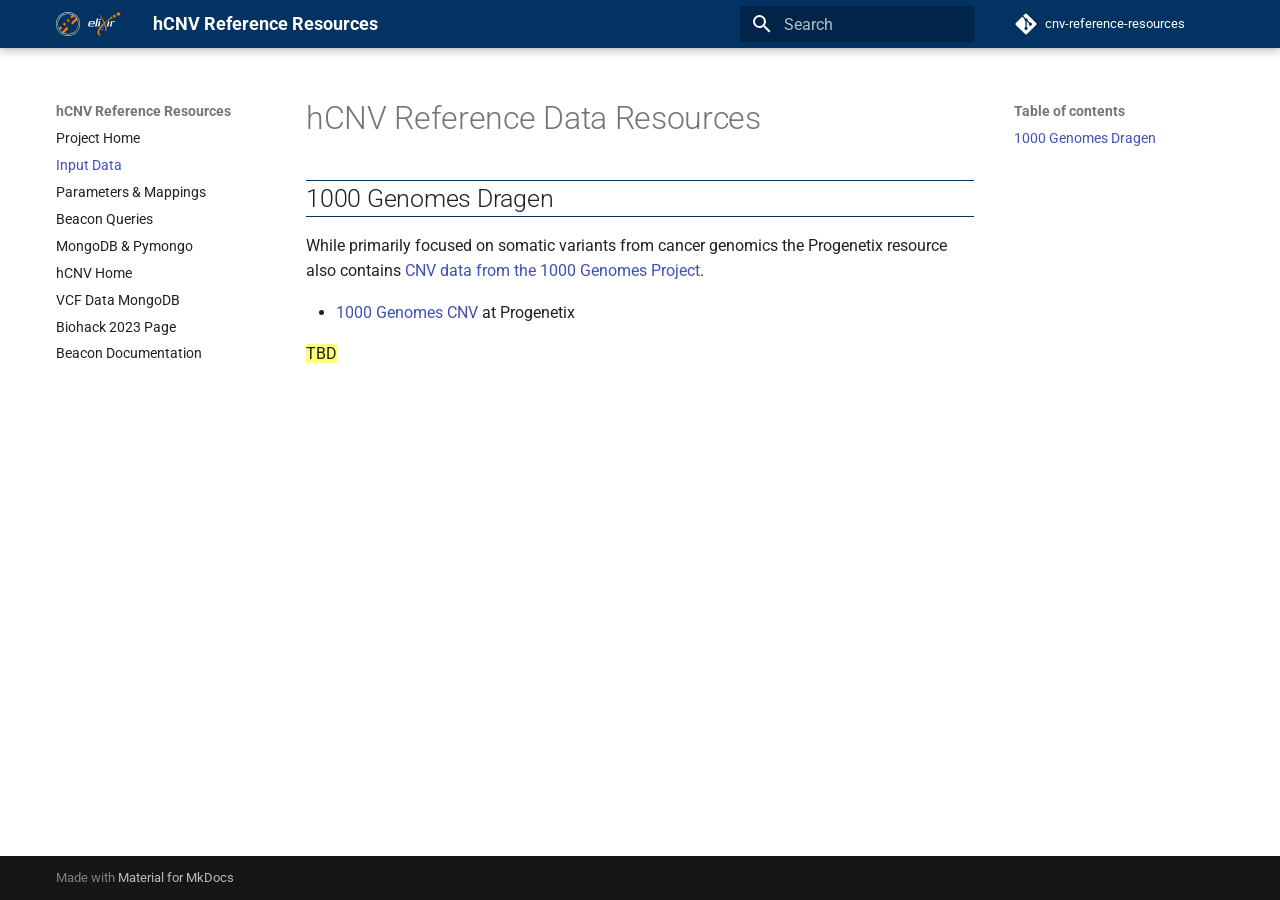
<file: site/data-resources/index.html>
<!doctype html>
<html lang="en" class="no-js">
  <head>
    
      <meta charset="utf-8">
      <meta name="viewport" content="width=device-width,initial-scale=1">
      
        <meta name="description" content="Data &amp; tools for hCNV analysis with a focus on the distributed normal">
      
      
        <meta name="author" content="Michael Baudis">
      
      
      
        <link rel="prev" href="..">
      
      
        <link rel="next" href="../parameters-and-mappings/">
      
      
      <link rel="icon" href="../assets/images/favicon.png">
      <meta name="generator" content="mkdocs-1.5.3, mkdocs-material-9.4.7">
    
    
      
        <title>Input Data - hCNV Reference Resources</title>
      
    
    
      <link rel="stylesheet" href="../assets/stylesheets/main.4b4a2bd9.min.css">
      
      


    
    
      
    
    
      
        
        
        <link rel="preconnect" href="https://fonts.gstatic.com" crossorigin>
        <link rel="stylesheet" href="https://fonts.googleapis.com/css?family=Roboto:300,300i,400,400i,700,700i%7CRoboto+Mono:400,400i,700,700i&display=fallback">
        <style>:root{--md-text-font:"Roboto";--md-code-font:"Roboto Mono"}</style>
      
    
    
      <link rel="stylesheet" href="../css/theme_overrides.css">
    
    <script>__md_scope=new URL("..",location),__md_hash=e=>[...e].reduce((e,_)=>(e<<5)-e+_.charCodeAt(0),0),__md_get=(e,_=localStorage,t=__md_scope)=>JSON.parse(_.getItem(t.pathname+"."+e)),__md_set=(e,_,t=localStorage,a=__md_scope)=>{try{t.setItem(a.pathname+"."+e,JSON.stringify(_))}catch(e){}}</script>
    
      

    
    
    
  </head>
  
  
    <body dir="ltr">
  
    
    
      <script>var palette=__md_get("__palette");if(palette&&"object"==typeof palette.color)for(var key of Object.keys(palette.color))document.body.setAttribute("data-md-color-"+key,palette.color[key])</script>
    
    <input class="md-toggle" data-md-toggle="drawer" type="checkbox" id="__drawer" autocomplete="off">
    <input class="md-toggle" data-md-toggle="search" type="checkbox" id="__search" autocomplete="off">
    <label class="md-overlay" for="__drawer"></label>
    <div data-md-component="skip">
      
        
        <a href="#1000-genomes-dragen" class="md-skip">
          Skip to content
        </a>
      
    </div>
    <div data-md-component="announce">
      
    </div>
    
    
      

  

<header class="md-header md-header--shadow" data-md-component="header">
  <nav class="md-header__inner md-grid" aria-label="Header">
    <a href=".." title="hCNV Reference Resources" class="md-header__button md-logo" aria-label="hCNV Reference Resources" data-md-component="logo">
      
  <img src="../img/hCNV-Elixir-logo.svg" alt="logo">

    </a>
    <label class="md-header__button md-icon" for="__drawer">
      
      <svg xmlns="http://www.w3.org/2000/svg" viewBox="0 0 24 24"><path d="M3 6h18v2H3V6m0 5h18v2H3v-2m0 5h18v2H3v-2Z"/></svg>
    </label>
    <div class="md-header__title" data-md-component="header-title">
      <div class="md-header__ellipsis">
        <div class="md-header__topic">
          <span class="md-ellipsis">
            hCNV Reference Resources
          </span>
        </div>
        <div class="md-header__topic" data-md-component="header-topic">
          <span class="md-ellipsis">
            
              Input Data
            
          </span>
        </div>
      </div>
    </div>
    
    
    
      <label class="md-header__button md-icon" for="__search">
        
        <svg xmlns="http://www.w3.org/2000/svg" viewBox="0 0 24 24"><path d="M9.5 3A6.5 6.5 0 0 1 16 9.5c0 1.61-.59 3.09-1.56 4.23l.27.27h.79l5 5-1.5 1.5-5-5v-.79l-.27-.27A6.516 6.516 0 0 1 9.5 16 6.5 6.5 0 0 1 3 9.5 6.5 6.5 0 0 1 9.5 3m0 2C7 5 5 7 5 9.5S7 14 9.5 14 14 12 14 9.5 12 5 9.5 5Z"/></svg>
      </label>
      <div class="md-search" data-md-component="search" role="dialog">
  <label class="md-search__overlay" for="__search"></label>
  <div class="md-search__inner" role="search">
    <form class="md-search__form" name="search">
      <input type="text" class="md-search__input" name="query" aria-label="Search" placeholder="Search" autocapitalize="off" autocorrect="off" autocomplete="off" spellcheck="false" data-md-component="search-query" required>
      <label class="md-search__icon md-icon" for="__search">
        
        <svg xmlns="http://www.w3.org/2000/svg" viewBox="0 0 24 24"><path d="M9.5 3A6.5 6.5 0 0 1 16 9.5c0 1.61-.59 3.09-1.56 4.23l.27.27h.79l5 5-1.5 1.5-5-5v-.79l-.27-.27A6.516 6.516 0 0 1 9.5 16 6.5 6.5 0 0 1 3 9.5 6.5 6.5 0 0 1 9.5 3m0 2C7 5 5 7 5 9.5S7 14 9.5 14 14 12 14 9.5 12 5 9.5 5Z"/></svg>
        
        <svg xmlns="http://www.w3.org/2000/svg" viewBox="0 0 24 24"><path d="M20 11v2H8l5.5 5.5-1.42 1.42L4.16 12l7.92-7.92L13.5 5.5 8 11h12Z"/></svg>
      </label>
      <nav class="md-search__options" aria-label="Search">
        
        <button type="reset" class="md-search__icon md-icon" title="Clear" aria-label="Clear" tabindex="-1">
          
          <svg xmlns="http://www.w3.org/2000/svg" viewBox="0 0 24 24"><path d="M19 6.41 17.59 5 12 10.59 6.41 5 5 6.41 10.59 12 5 17.59 6.41 19 12 13.41 17.59 19 19 17.59 13.41 12 19 6.41Z"/></svg>
        </button>
      </nav>
      
    </form>
    <div class="md-search__output">
      <div class="md-search__scrollwrap" data-md-scrollfix>
        <div class="md-search-result" data-md-component="search-result">
          <div class="md-search-result__meta">
            Initializing search
          </div>
          <ol class="md-search-result__list" role="presentation"></ol>
        </div>
      </div>
    </div>
  </div>
</div>
    
    
      <div class="md-header__source">
        <a href="https://github.com/hCNV/cnv-reference-resources" title="Go to repository" class="md-source" data-md-component="source">
  <div class="md-source__icon md-icon">
    
    <svg xmlns="http://www.w3.org/2000/svg" viewBox="0 0 448 512"><!--! Font Awesome Free 6.4.2 by @fontawesome - https://fontawesome.com License - https://fontawesome.com/license/free (Icons: CC BY 4.0, Fonts: SIL OFL 1.1, Code: MIT License) Copyright 2023 Fonticons, Inc.--><path d="M439.55 236.05 244 40.45a28.87 28.87 0 0 0-40.81 0l-40.66 40.63 51.52 51.52c27.06-9.14 52.68 16.77 43.39 43.68l49.66 49.66c34.23-11.8 61.18 31 35.47 56.69-26.49 26.49-70.21-2.87-56-37.34L240.22 199v121.85c25.3 12.54 22.26 41.85 9.08 55a34.34 34.34 0 0 1-48.55 0c-17.57-17.6-11.07-46.91 11.25-56v-123c-20.8-8.51-24.6-30.74-18.64-45L142.57 101 8.45 235.14a28.86 28.86 0 0 0 0 40.81l195.61 195.6a28.86 28.86 0 0 0 40.8 0l194.69-194.69a28.86 28.86 0 0 0 0-40.81z"/></svg>
  </div>
  <div class="md-source__repository">
    cnv-reference-resources
  </div>
</a>
      </div>
    
  </nav>
  
</header>
    
    <div class="md-container" data-md-component="container">
      
      
        
          
        
      
      <main class="md-main" data-md-component="main">
        <div class="md-main__inner md-grid">
          
            
              
              <div class="md-sidebar md-sidebar--primary" data-md-component="sidebar" data-md-type="navigation" >
                <div class="md-sidebar__scrollwrap">
                  <div class="md-sidebar__inner">
                    



<nav class="md-nav md-nav--primary" aria-label="Navigation" data-md-level="0">
  <label class="md-nav__title" for="__drawer">
    <a href=".." title="hCNV Reference Resources" class="md-nav__button md-logo" aria-label="hCNV Reference Resources" data-md-component="logo">
      
  <img src="../img/hCNV-Elixir-logo.svg" alt="logo">

    </a>
    hCNV Reference Resources
  </label>
  
    <div class="md-nav__source">
      <a href="https://github.com/hCNV/cnv-reference-resources" title="Go to repository" class="md-source" data-md-component="source">
  <div class="md-source__icon md-icon">
    
    <svg xmlns="http://www.w3.org/2000/svg" viewBox="0 0 448 512"><!--! Font Awesome Free 6.4.2 by @fontawesome - https://fontawesome.com License - https://fontawesome.com/license/free (Icons: CC BY 4.0, Fonts: SIL OFL 1.1, Code: MIT License) Copyright 2023 Fonticons, Inc.--><path d="M439.55 236.05 244 40.45a28.87 28.87 0 0 0-40.81 0l-40.66 40.63 51.52 51.52c27.06-9.14 52.68 16.77 43.39 43.68l49.66 49.66c34.23-11.8 61.18 31 35.47 56.69-26.49 26.49-70.21-2.87-56-37.34L240.22 199v121.85c25.3 12.54 22.26 41.85 9.08 55a34.34 34.34 0 0 1-48.55 0c-17.57-17.6-11.07-46.91 11.25-56v-123c-20.8-8.51-24.6-30.74-18.64-45L142.57 101 8.45 235.14a28.86 28.86 0 0 0 0 40.81l195.61 195.6a28.86 28.86 0 0 0 40.8 0l194.69-194.69a28.86 28.86 0 0 0 0-40.81z"/></svg>
  </div>
  <div class="md-source__repository">
    cnv-reference-resources
  </div>
</a>
    </div>
  
  <ul class="md-nav__list" data-md-scrollfix>
    
      
      
  
  
  
    <li class="md-nav__item">
      <a href=".." class="md-nav__link">
        
  
  <span class="md-ellipsis">
    Project Home
  </span>
  

      </a>
    </li>
  

    
      
      
  
  
    
  
  
    <li class="md-nav__item md-nav__item--active">
      
      <input class="md-nav__toggle md-toggle" type="checkbox" id="__toc">
      
      
      
        <label class="md-nav__link md-nav__link--active" for="__toc">
          
  
  <span class="md-ellipsis">
    Input Data
  </span>
  

          <span class="md-nav__icon md-icon"></span>
        </label>
      
      <a href="./" class="md-nav__link md-nav__link--active">
        
  
  <span class="md-ellipsis">
    Input Data
  </span>
  

      </a>
      
        

<nav class="md-nav md-nav--secondary" aria-label="Table of contents">
  
  
  
  
    <label class="md-nav__title" for="__toc">
      <span class="md-nav__icon md-icon"></span>
      Table of contents
    </label>
    <ul class="md-nav__list" data-md-component="toc" data-md-scrollfix>
      
        <li class="md-nav__item">
  <a href="#1000-genomes-dragen" class="md-nav__link">
    1000 Genomes Dragen
  </a>
  
</li>
      
    </ul>
  
</nav>
      
    </li>
  

    
      
      
  
  
  
    <li class="md-nav__item">
      <a href="../parameters-and-mappings/" class="md-nav__link">
        
  
  <span class="md-ellipsis">
    Parameters &amp; Mappings
  </span>
  

      </a>
    </li>
  

    
      
      
  
  
  
    <li class="md-nav__item">
      <a href="../beacon-queries/" class="md-nav__link">
        
  
  <span class="md-ellipsis">
    Beacon Queries
  </span>
  

      </a>
    </li>
  

    
      
      
  
  
  
    <li class="md-nav__item">
      <a href="../mongodb-pymongo/" class="md-nav__link">
        
  
  <span class="md-ellipsis">
    MongoDB &amp; Pymongo
  </span>
  

      </a>
    </li>
  

    
      
      
  
  
  
    <li class="md-nav__item">
      <a href="https://cnvar.org" class="md-nav__link">
        
  
  <span class="md-ellipsis">
    hCNV Home
  </span>
  

      </a>
    </li>
  

    
      
      
  
  
  
    <li class="md-nav__item">
      <a href="../vcfdata-mongodb/" class="md-nav__link">
        
  
  <span class="md-ellipsis">
    VCF Data MongoDB
  </span>
  

      </a>
    </li>
  

    
      
      
  
  
  
    <li class="md-nav__item">
      <a href="https://github.com/elixir-europe/biohackathon-projects-2023/tree/main/1" class="md-nav__link">
        
  
  <span class="md-ellipsis">
    Biohack 2023 Page
  </span>
  

      </a>
    </li>
  

    
      
      
  
  
  
    <li class="md-nav__item">
      <a href="https://docs.genomebeacons.org" class="md-nav__link">
        
  
  <span class="md-ellipsis">
    Beacon Documentation
  </span>
  

      </a>
    </li>
  

    
  </ul>
</nav>
                  </div>
                </div>
              </div>
            
            
              
              <div class="md-sidebar md-sidebar--secondary" data-md-component="sidebar" data-md-type="toc" >
                <div class="md-sidebar__scrollwrap">
                  <div class="md-sidebar__inner">
                    

<nav class="md-nav md-nav--secondary" aria-label="Table of contents">
  
  
  
  
    <label class="md-nav__title" for="__toc">
      <span class="md-nav__icon md-icon"></span>
      Table of contents
    </label>
    <ul class="md-nav__list" data-md-component="toc" data-md-scrollfix>
      
        <li class="md-nav__item">
  <a href="#1000-genomes-dragen" class="md-nav__link">
    1000 Genomes Dragen
  </a>
  
</li>
      
    </ul>
  
</nav>
                  </div>
                </div>
              </div>
            
          
          
            <div class="md-content" data-md-component="content">
              <article class="md-content__inner md-typeset">
                
                  

  
  


<h1 id="hcnv-reference-data-resources">hCNV Reference Data Resources<a class="headerlink" href="#hcnv-reference-data-resources" title="Permanent link">&para;</a></h1>
<h2 id="1000-genomes-dragen">1000 Genomes Dragen<a class="headerlink" href="#1000-genomes-dragen" title="Permanent link">&para;</a></h2>
<p>While primarily focused on somatic variants from cancer genomics the Progenetix
resource also contains <a href="https://aws.amazon.com/blogs/industries/dragen-reanalysis-of-the-1000-genomes-dataset-now-available-on-the-registry-of-open-data/">CNV data from the 1000 Genomes Project</a>.</p>
<ul>
<li><a href="https://progenetix.org/progenetix-cohorts/oneKgenomes/">1000 Genomes CNV</a> at Progenetix</li>
</ul>
<p><mark>TBD</mark></p>





                
              </article>
            </div>
          
          
        </div>
        
      </main>
      
        <footer class="md-footer">
  
  <div class="md-footer-meta md-typeset">
    <div class="md-footer-meta__inner md-grid">
      <div class="md-copyright">
  
  
    Made with
    <a href="https://squidfunk.github.io/mkdocs-material/" target="_blank" rel="noopener">
      Material for MkDocs
    </a>
  
</div>
      
    </div>
  </div>
</footer>
      
    </div>
    <div class="md-dialog" data-md-component="dialog">
      <div class="md-dialog__inner md-typeset"></div>
    </div>
    
    
    <script id="__config" type="application/json">{"base": "..", "features": [], "search": "../assets/javascripts/workers/search.f886a092.min.js", "translations": {"clipboard.copied": "Copied to clipboard", "clipboard.copy": "Copy to clipboard", "search.result.more.one": "1 more on this page", "search.result.more.other": "# more on this page", "search.result.none": "No matching documents", "search.result.one": "1 matching document", "search.result.other": "# matching documents", "search.result.placeholder": "Type to start searching", "search.result.term.missing": "Missing", "select.version": "Select version"}}</script>
    
    
      <script src="../assets/javascripts/bundle.aecac24b.min.js"></script>
      
    
  </body>
</html>
</file>
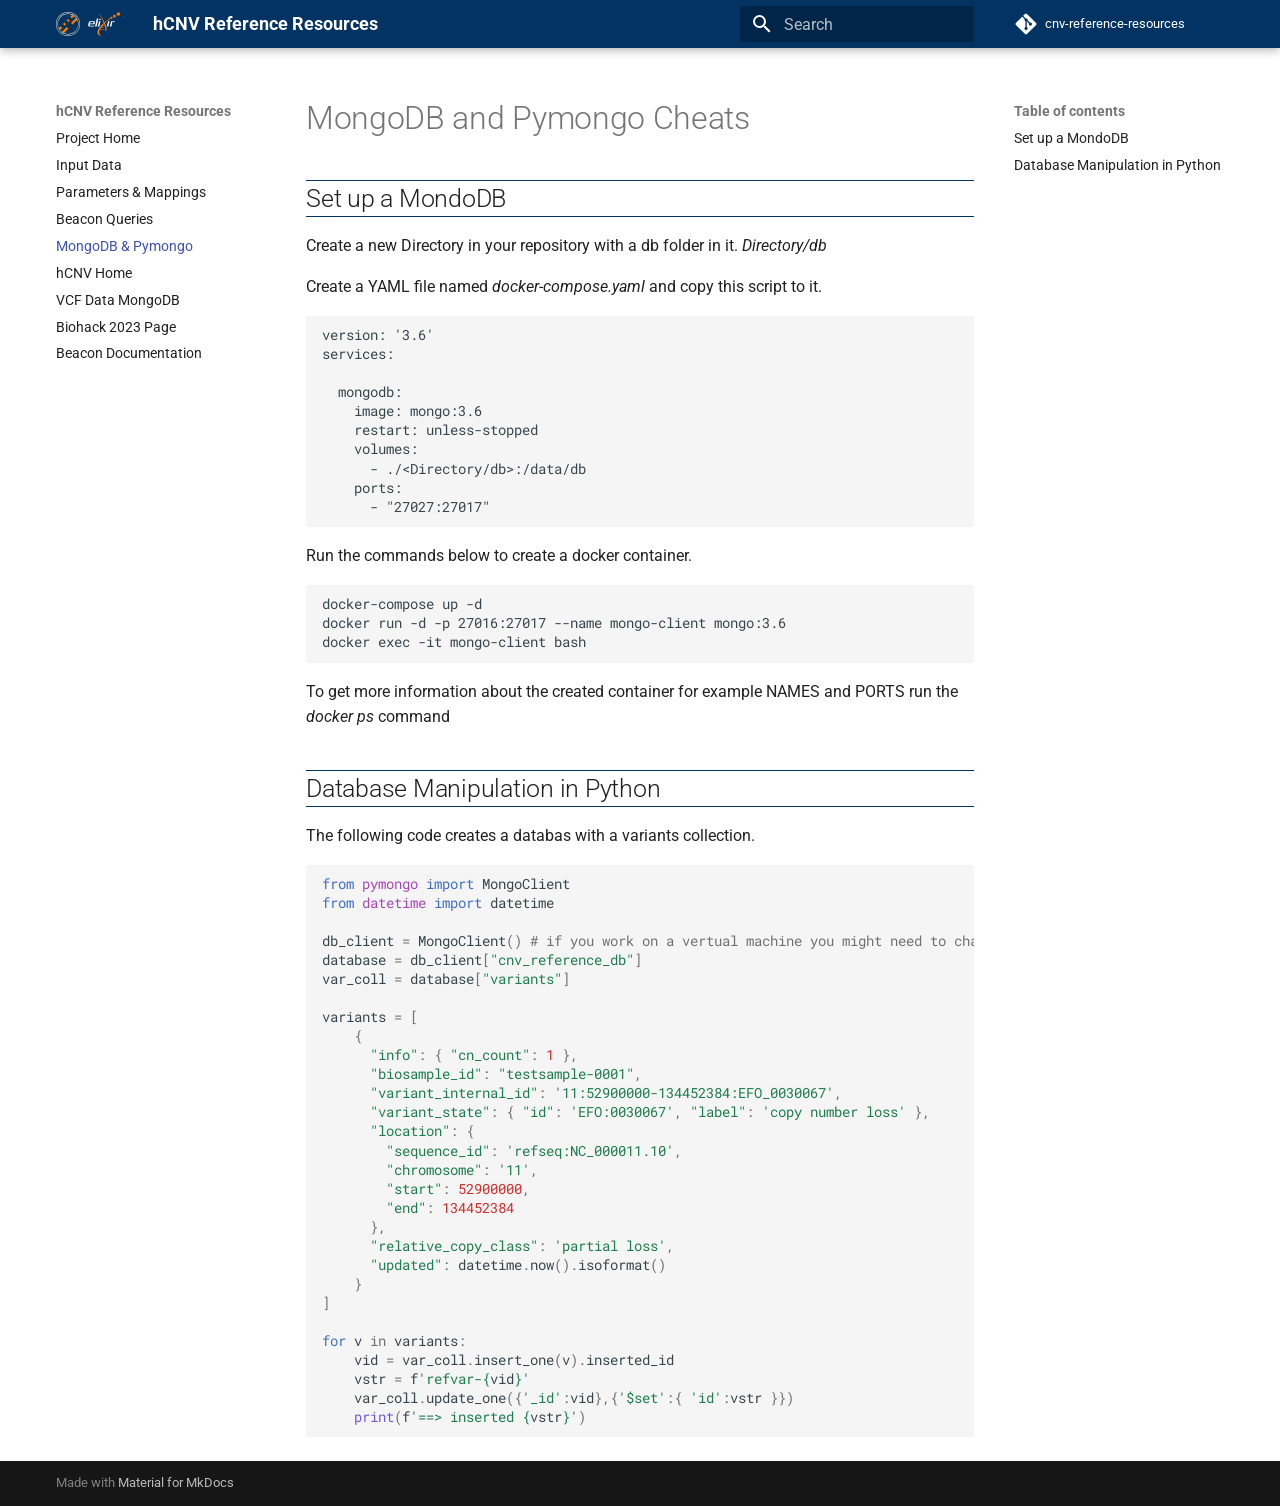
<file: site/mongodb-pymongo/index.html>
<!doctype html>
<html lang="en" class="no-js">
  <head>
    
      <meta charset="utf-8">
      <meta name="viewport" content="width=device-width,initial-scale=1">
      
        <meta name="description" content="Data &amp; tools for hCNV analysis with a focus on the distributed normal">
      
      
        <meta name="author" content="Michael Baudis">
      
      
      
        <link rel="prev" href="../beacon-queries/">
      
      
        <link rel="next" href="../vcfdata-mongodb/">
      
      
      <link rel="icon" href="../assets/images/favicon.png">
      <meta name="generator" content="mkdocs-1.5.3, mkdocs-material-9.4.7">
    
    
      
        <title>MongoDB & Pymongo - hCNV Reference Resources</title>
      
    
    
      <link rel="stylesheet" href="../assets/stylesheets/main.4b4a2bd9.min.css">
      
      


    
    
      
    
    
      
        
        
        <link rel="preconnect" href="https://fonts.gstatic.com" crossorigin>
        <link rel="stylesheet" href="https://fonts.googleapis.com/css?family=Roboto:300,300i,400,400i,700,700i%7CRoboto+Mono:400,400i,700,700i&display=fallback">
        <style>:root{--md-text-font:"Roboto";--md-code-font:"Roboto Mono"}</style>
      
    
    
      <link rel="stylesheet" href="../css/theme_overrides.css">
    
    <script>__md_scope=new URL("..",location),__md_hash=e=>[...e].reduce((e,_)=>(e<<5)-e+_.charCodeAt(0),0),__md_get=(e,_=localStorage,t=__md_scope)=>JSON.parse(_.getItem(t.pathname+"."+e)),__md_set=(e,_,t=localStorage,a=__md_scope)=>{try{t.setItem(a.pathname+"."+e,JSON.stringify(_))}catch(e){}}</script>
    
      

    
    
    
  </head>
  
  
    <body dir="ltr">
  
    
    
      <script>var palette=__md_get("__palette");if(palette&&"object"==typeof palette.color)for(var key of Object.keys(palette.color))document.body.setAttribute("data-md-color-"+key,palette.color[key])</script>
    
    <input class="md-toggle" data-md-toggle="drawer" type="checkbox" id="__drawer" autocomplete="off">
    <input class="md-toggle" data-md-toggle="search" type="checkbox" id="__search" autocomplete="off">
    <label class="md-overlay" for="__drawer"></label>
    <div data-md-component="skip">
      
        
        <a href="#set-up-a-mondodb" class="md-skip">
          Skip to content
        </a>
      
    </div>
    <div data-md-component="announce">
      
    </div>
    
    
      

  

<header class="md-header md-header--shadow" data-md-component="header">
  <nav class="md-header__inner md-grid" aria-label="Header">
    <a href=".." title="hCNV Reference Resources" class="md-header__button md-logo" aria-label="hCNV Reference Resources" data-md-component="logo">
      
  <img src="../img/hCNV-Elixir-logo.svg" alt="logo">

    </a>
    <label class="md-header__button md-icon" for="__drawer">
      
      <svg xmlns="http://www.w3.org/2000/svg" viewBox="0 0 24 24"><path d="M3 6h18v2H3V6m0 5h18v2H3v-2m0 5h18v2H3v-2Z"/></svg>
    </label>
    <div class="md-header__title" data-md-component="header-title">
      <div class="md-header__ellipsis">
        <div class="md-header__topic">
          <span class="md-ellipsis">
            hCNV Reference Resources
          </span>
        </div>
        <div class="md-header__topic" data-md-component="header-topic">
          <span class="md-ellipsis">
            
              MongoDB &amp; Pymongo
            
          </span>
        </div>
      </div>
    </div>
    
    
    
      <label class="md-header__button md-icon" for="__search">
        
        <svg xmlns="http://www.w3.org/2000/svg" viewBox="0 0 24 24"><path d="M9.5 3A6.5 6.5 0 0 1 16 9.5c0 1.61-.59 3.09-1.56 4.23l.27.27h.79l5 5-1.5 1.5-5-5v-.79l-.27-.27A6.516 6.516 0 0 1 9.5 16 6.5 6.5 0 0 1 3 9.5 6.5 6.5 0 0 1 9.5 3m0 2C7 5 5 7 5 9.5S7 14 9.5 14 14 12 14 9.5 12 5 9.5 5Z"/></svg>
      </label>
      <div class="md-search" data-md-component="search" role="dialog">
  <label class="md-search__overlay" for="__search"></label>
  <div class="md-search__inner" role="search">
    <form class="md-search__form" name="search">
      <input type="text" class="md-search__input" name="query" aria-label="Search" placeholder="Search" autocapitalize="off" autocorrect="off" autocomplete="off" spellcheck="false" data-md-component="search-query" required>
      <label class="md-search__icon md-icon" for="__search">
        
        <svg xmlns="http://www.w3.org/2000/svg" viewBox="0 0 24 24"><path d="M9.5 3A6.5 6.5 0 0 1 16 9.5c0 1.61-.59 3.09-1.56 4.23l.27.27h.79l5 5-1.5 1.5-5-5v-.79l-.27-.27A6.516 6.516 0 0 1 9.5 16 6.5 6.5 0 0 1 3 9.5 6.5 6.5 0 0 1 9.5 3m0 2C7 5 5 7 5 9.5S7 14 9.5 14 14 12 14 9.5 12 5 9.5 5Z"/></svg>
        
        <svg xmlns="http://www.w3.org/2000/svg" viewBox="0 0 24 24"><path d="M20 11v2H8l5.5 5.5-1.42 1.42L4.16 12l7.92-7.92L13.5 5.5 8 11h12Z"/></svg>
      </label>
      <nav class="md-search__options" aria-label="Search">
        
        <button type="reset" class="md-search__icon md-icon" title="Clear" aria-label="Clear" tabindex="-1">
          
          <svg xmlns="http://www.w3.org/2000/svg" viewBox="0 0 24 24"><path d="M19 6.41 17.59 5 12 10.59 6.41 5 5 6.41 10.59 12 5 17.59 6.41 19 12 13.41 17.59 19 19 17.59 13.41 12 19 6.41Z"/></svg>
        </button>
      </nav>
      
    </form>
    <div class="md-search__output">
      <div class="md-search__scrollwrap" data-md-scrollfix>
        <div class="md-search-result" data-md-component="search-result">
          <div class="md-search-result__meta">
            Initializing search
          </div>
          <ol class="md-search-result__list" role="presentation"></ol>
        </div>
      </div>
    </div>
  </div>
</div>
    
    
      <div class="md-header__source">
        <a href="https://github.com/hCNV/cnv-reference-resources" title="Go to repository" class="md-source" data-md-component="source">
  <div class="md-source__icon md-icon">
    
    <svg xmlns="http://www.w3.org/2000/svg" viewBox="0 0 448 512"><!--! Font Awesome Free 6.4.2 by @fontawesome - https://fontawesome.com License - https://fontawesome.com/license/free (Icons: CC BY 4.0, Fonts: SIL OFL 1.1, Code: MIT License) Copyright 2023 Fonticons, Inc.--><path d="M439.55 236.05 244 40.45a28.87 28.87 0 0 0-40.81 0l-40.66 40.63 51.52 51.52c27.06-9.14 52.68 16.77 43.39 43.68l49.66 49.66c34.23-11.8 61.18 31 35.47 56.69-26.49 26.49-70.21-2.87-56-37.34L240.22 199v121.85c25.3 12.54 22.26 41.85 9.08 55a34.34 34.34 0 0 1-48.55 0c-17.57-17.6-11.07-46.91 11.25-56v-123c-20.8-8.51-24.6-30.74-18.64-45L142.57 101 8.45 235.14a28.86 28.86 0 0 0 0 40.81l195.61 195.6a28.86 28.86 0 0 0 40.8 0l194.69-194.69a28.86 28.86 0 0 0 0-40.81z"/></svg>
  </div>
  <div class="md-source__repository">
    cnv-reference-resources
  </div>
</a>
      </div>
    
  </nav>
  
</header>
    
    <div class="md-container" data-md-component="container">
      
      
        
          
        
      
      <main class="md-main" data-md-component="main">
        <div class="md-main__inner md-grid">
          
            
              
              <div class="md-sidebar md-sidebar--primary" data-md-component="sidebar" data-md-type="navigation" >
                <div class="md-sidebar__scrollwrap">
                  <div class="md-sidebar__inner">
                    



<nav class="md-nav md-nav--primary" aria-label="Navigation" data-md-level="0">
  <label class="md-nav__title" for="__drawer">
    <a href=".." title="hCNV Reference Resources" class="md-nav__button md-logo" aria-label="hCNV Reference Resources" data-md-component="logo">
      
  <img src="../img/hCNV-Elixir-logo.svg" alt="logo">

    </a>
    hCNV Reference Resources
  </label>
  
    <div class="md-nav__source">
      <a href="https://github.com/hCNV/cnv-reference-resources" title="Go to repository" class="md-source" data-md-component="source">
  <div class="md-source__icon md-icon">
    
    <svg xmlns="http://www.w3.org/2000/svg" viewBox="0 0 448 512"><!--! Font Awesome Free 6.4.2 by @fontawesome - https://fontawesome.com License - https://fontawesome.com/license/free (Icons: CC BY 4.0, Fonts: SIL OFL 1.1, Code: MIT License) Copyright 2023 Fonticons, Inc.--><path d="M439.55 236.05 244 40.45a28.87 28.87 0 0 0-40.81 0l-40.66 40.63 51.52 51.52c27.06-9.14 52.68 16.77 43.39 43.68l49.66 49.66c34.23-11.8 61.18 31 35.47 56.69-26.49 26.49-70.21-2.87-56-37.34L240.22 199v121.85c25.3 12.54 22.26 41.85 9.08 55a34.34 34.34 0 0 1-48.55 0c-17.57-17.6-11.07-46.91 11.25-56v-123c-20.8-8.51-24.6-30.74-18.64-45L142.57 101 8.45 235.14a28.86 28.86 0 0 0 0 40.81l195.61 195.6a28.86 28.86 0 0 0 40.8 0l194.69-194.69a28.86 28.86 0 0 0 0-40.81z"/></svg>
  </div>
  <div class="md-source__repository">
    cnv-reference-resources
  </div>
</a>
    </div>
  
  <ul class="md-nav__list" data-md-scrollfix>
    
      
      
  
  
  
    <li class="md-nav__item">
      <a href=".." class="md-nav__link">
        
  
  <span class="md-ellipsis">
    Project Home
  </span>
  

      </a>
    </li>
  

    
      
      
  
  
  
    <li class="md-nav__item">
      <a href="../data-resources/" class="md-nav__link">
        
  
  <span class="md-ellipsis">
    Input Data
  </span>
  

      </a>
    </li>
  

    
      
      
  
  
  
    <li class="md-nav__item">
      <a href="../parameters-and-mappings/" class="md-nav__link">
        
  
  <span class="md-ellipsis">
    Parameters &amp; Mappings
  </span>
  

      </a>
    </li>
  

    
      
      
  
  
  
    <li class="md-nav__item">
      <a href="../beacon-queries/" class="md-nav__link">
        
  
  <span class="md-ellipsis">
    Beacon Queries
  </span>
  

      </a>
    </li>
  

    
      
      
  
  
    
  
  
    <li class="md-nav__item md-nav__item--active">
      
      <input class="md-nav__toggle md-toggle" type="checkbox" id="__toc">
      
      
      
        <label class="md-nav__link md-nav__link--active" for="__toc">
          
  
  <span class="md-ellipsis">
    MongoDB &amp; Pymongo
  </span>
  

          <span class="md-nav__icon md-icon"></span>
        </label>
      
      <a href="./" class="md-nav__link md-nav__link--active">
        
  
  <span class="md-ellipsis">
    MongoDB &amp; Pymongo
  </span>
  

      </a>
      
        

<nav class="md-nav md-nav--secondary" aria-label="Table of contents">
  
  
  
  
    <label class="md-nav__title" for="__toc">
      <span class="md-nav__icon md-icon"></span>
      Table of contents
    </label>
    <ul class="md-nav__list" data-md-component="toc" data-md-scrollfix>
      
        <li class="md-nav__item">
  <a href="#set-up-a-mondodb" class="md-nav__link">
    Set up a MondoDB
  </a>
  
</li>
      
        <li class="md-nav__item">
  <a href="#database-manipulation-in-python" class="md-nav__link">
    Database Manipulation in Python
  </a>
  
</li>
      
    </ul>
  
</nav>
      
    </li>
  

    
      
      
  
  
  
    <li class="md-nav__item">
      <a href="https://cnvar.org" class="md-nav__link">
        
  
  <span class="md-ellipsis">
    hCNV Home
  </span>
  

      </a>
    </li>
  

    
      
      
  
  
  
    <li class="md-nav__item">
      <a href="../vcfdata-mongodb/" class="md-nav__link">
        
  
  <span class="md-ellipsis">
    VCF Data MongoDB
  </span>
  

      </a>
    </li>
  

    
      
      
  
  
  
    <li class="md-nav__item">
      <a href="https://github.com/elixir-europe/biohackathon-projects-2023/tree/main/1" class="md-nav__link">
        
  
  <span class="md-ellipsis">
    Biohack 2023 Page
  </span>
  

      </a>
    </li>
  

    
      
      
  
  
  
    <li class="md-nav__item">
      <a href="https://docs.genomebeacons.org" class="md-nav__link">
        
  
  <span class="md-ellipsis">
    Beacon Documentation
  </span>
  

      </a>
    </li>
  

    
  </ul>
</nav>
                  </div>
                </div>
              </div>
            
            
              
              <div class="md-sidebar md-sidebar--secondary" data-md-component="sidebar" data-md-type="toc" >
                <div class="md-sidebar__scrollwrap">
                  <div class="md-sidebar__inner">
                    

<nav class="md-nav md-nav--secondary" aria-label="Table of contents">
  
  
  
  
    <label class="md-nav__title" for="__toc">
      <span class="md-nav__icon md-icon"></span>
      Table of contents
    </label>
    <ul class="md-nav__list" data-md-component="toc" data-md-scrollfix>
      
        <li class="md-nav__item">
  <a href="#set-up-a-mondodb" class="md-nav__link">
    Set up a MondoDB
  </a>
  
</li>
      
        <li class="md-nav__item">
  <a href="#database-manipulation-in-python" class="md-nav__link">
    Database Manipulation in Python
  </a>
  
</li>
      
    </ul>
  
</nav>
                  </div>
                </div>
              </div>
            
          
          
            <div class="md-content" data-md-component="content">
              <article class="md-content__inner md-typeset">
                
                  

  
  


<h1 id="mongodb-and-pymongo-cheats">MongoDB and Pymongo Cheats<a class="headerlink" href="#mongodb-and-pymongo-cheats" title="Permanent link">&para;</a></h1>
<h2 id="set-up-a-mondodb">Set up a MondoDB<a class="headerlink" href="#set-up-a-mondodb" title="Permanent link">&para;</a></h2>
<p>Create a new Directory in your repository with a db folder in it. <em>Directory/db</em></p>
<p>Create a YAML file named <em>docker-compose.yaml</em> and copy this script to it.</p>
<div class="highlight"><pre><span></span><code>version: &#39;3.6&#39;
services:

  mongodb:
    image: mongo:3.6
    restart: unless-stopped
    volumes:
      - ./&lt;Directory/db&gt;:/data/db
    ports:
      - &quot;27027:27017&quot;
</code></pre></div>
<p>Run the commands below to create a docker container.</p>
<div class="highlight"><pre><span></span><code>docker-compose up -d
docker run -d -p 27016:27017 --name mongo-client mongo:3.6
docker exec -it mongo-client bash
</code></pre></div>
<p>To get more information about the created container for example NAMES and PORTS run the <em>docker ps</em> command</p>
<h2 id="database-manipulation-in-python">Database Manipulation in Python<a class="headerlink" href="#database-manipulation-in-python" title="Permanent link">&para;</a></h2>
<p>The following code creates a databas with a variants collection.</p>
<div class="highlight"><pre><span></span><code><span class="kn">from</span> <span class="nn">pymongo</span> <span class="kn">import</span> <span class="n">MongoClient</span>
<span class="kn">from</span> <span class="nn">datetime</span> <span class="kn">import</span> <span class="n">datetime</span>

<span class="n">db_client</span> <span class="o">=</span> <span class="n">MongoClient</span><span class="p">()</span> <span class="c1"># if you work on a vertual machine you might need to change this into db_client = MongoClient(&quot;&lt;docker ps IP&gt;&quot;,27017)</span>
<span class="n">database</span> <span class="o">=</span> <span class="n">db_client</span><span class="p">[</span><span class="s2">&quot;cnv_reference_db&quot;</span><span class="p">]</span>
<span class="n">var_coll</span> <span class="o">=</span> <span class="n">database</span><span class="p">[</span><span class="s2">&quot;variants&quot;</span><span class="p">]</span>

<span class="n">variants</span> <span class="o">=</span> <span class="p">[</span>
    <span class="p">{</span>
      <span class="s2">&quot;info&quot;</span><span class="p">:</span> <span class="p">{</span> <span class="s2">&quot;cn_count&quot;</span><span class="p">:</span> <span class="mi">1</span> <span class="p">},</span>
      <span class="s2">&quot;biosample_id&quot;</span><span class="p">:</span> <span class="s2">&quot;testsample-0001&quot;</span><span class="p">,</span>
      <span class="s2">&quot;variant_internal_id&quot;</span><span class="p">:</span> <span class="s1">&#39;11:52900000-134452384:EFO_0030067&#39;</span><span class="p">,</span>
      <span class="s2">&quot;variant_state&quot;</span><span class="p">:</span> <span class="p">{</span> <span class="s2">&quot;id&quot;</span><span class="p">:</span> <span class="s1">&#39;EFO:0030067&#39;</span><span class="p">,</span> <span class="s2">&quot;label&quot;</span><span class="p">:</span> <span class="s1">&#39;copy number loss&#39;</span> <span class="p">},</span>
      <span class="s2">&quot;location&quot;</span><span class="p">:</span> <span class="p">{</span>
        <span class="s2">&quot;sequence_id&quot;</span><span class="p">:</span> <span class="s1">&#39;refseq:NC_000011.10&#39;</span><span class="p">,</span>
        <span class="s2">&quot;chromosome&quot;</span><span class="p">:</span> <span class="s1">&#39;11&#39;</span><span class="p">,</span>
        <span class="s2">&quot;start&quot;</span><span class="p">:</span> <span class="mi">52900000</span><span class="p">,</span>
        <span class="s2">&quot;end&quot;</span><span class="p">:</span> <span class="mi">134452384</span>
      <span class="p">},</span>
      <span class="s2">&quot;relative_copy_class&quot;</span><span class="p">:</span> <span class="s1">&#39;partial loss&#39;</span><span class="p">,</span>
      <span class="s2">&quot;updated&quot;</span><span class="p">:</span> <span class="n">datetime</span><span class="o">.</span><span class="n">now</span><span class="p">()</span><span class="o">.</span><span class="n">isoformat</span><span class="p">()</span>
    <span class="p">}</span>
<span class="p">]</span>

<span class="k">for</span> <span class="n">v</span> <span class="ow">in</span> <span class="n">variants</span><span class="p">:</span>
    <span class="n">vid</span> <span class="o">=</span> <span class="n">var_coll</span><span class="o">.</span><span class="n">insert_one</span><span class="p">(</span><span class="n">v</span><span class="p">)</span><span class="o">.</span><span class="n">inserted_id</span>
    <span class="n">vstr</span> <span class="o">=</span> <span class="sa">f</span><span class="s1">&#39;refvar-</span><span class="si">{</span><span class="n">vid</span><span class="si">}</span><span class="s1">&#39;</span>
    <span class="n">var_coll</span><span class="o">.</span><span class="n">update_one</span><span class="p">({</span><span class="s1">&#39;_id&#39;</span><span class="p">:</span><span class="n">vid</span><span class="p">},{</span><span class="s1">&#39;$set&#39;</span><span class="p">:{</span> <span class="s1">&#39;id&#39;</span><span class="p">:</span><span class="n">vstr</span> <span class="p">}})</span>
    <span class="nb">print</span><span class="p">(</span><span class="sa">f</span><span class="s1">&#39;==&gt; inserted </span><span class="si">{</span><span class="n">vstr</span><span class="si">}</span><span class="s1">&#39;</span><span class="p">)</span>
</code></pre></div>





                
              </article>
            </div>
          
          
        </div>
        
      </main>
      
        <footer class="md-footer">
  
  <div class="md-footer-meta md-typeset">
    <div class="md-footer-meta__inner md-grid">
      <div class="md-copyright">
  
  
    Made with
    <a href="https://squidfunk.github.io/mkdocs-material/" target="_blank" rel="noopener">
      Material for MkDocs
    </a>
  
</div>
      
    </div>
  </div>
</footer>
      
    </div>
    <div class="md-dialog" data-md-component="dialog">
      <div class="md-dialog__inner md-typeset"></div>
    </div>
    
    
    <script id="__config" type="application/json">{"base": "..", "features": [], "search": "../assets/javascripts/workers/search.f886a092.min.js", "translations": {"clipboard.copied": "Copied to clipboard", "clipboard.copy": "Copy to clipboard", "search.result.more.one": "1 more on this page", "search.result.more.other": "# more on this page", "search.result.none": "No matching documents", "search.result.one": "1 matching document", "search.result.other": "# matching documents", "search.result.placeholder": "Type to start searching", "search.result.term.missing": "Missing", "select.version": "Select version"}}</script>
    
    
      <script src="../assets/javascripts/bundle.aecac24b.min.js"></script>
      
    
  </body>
</html>
</file>
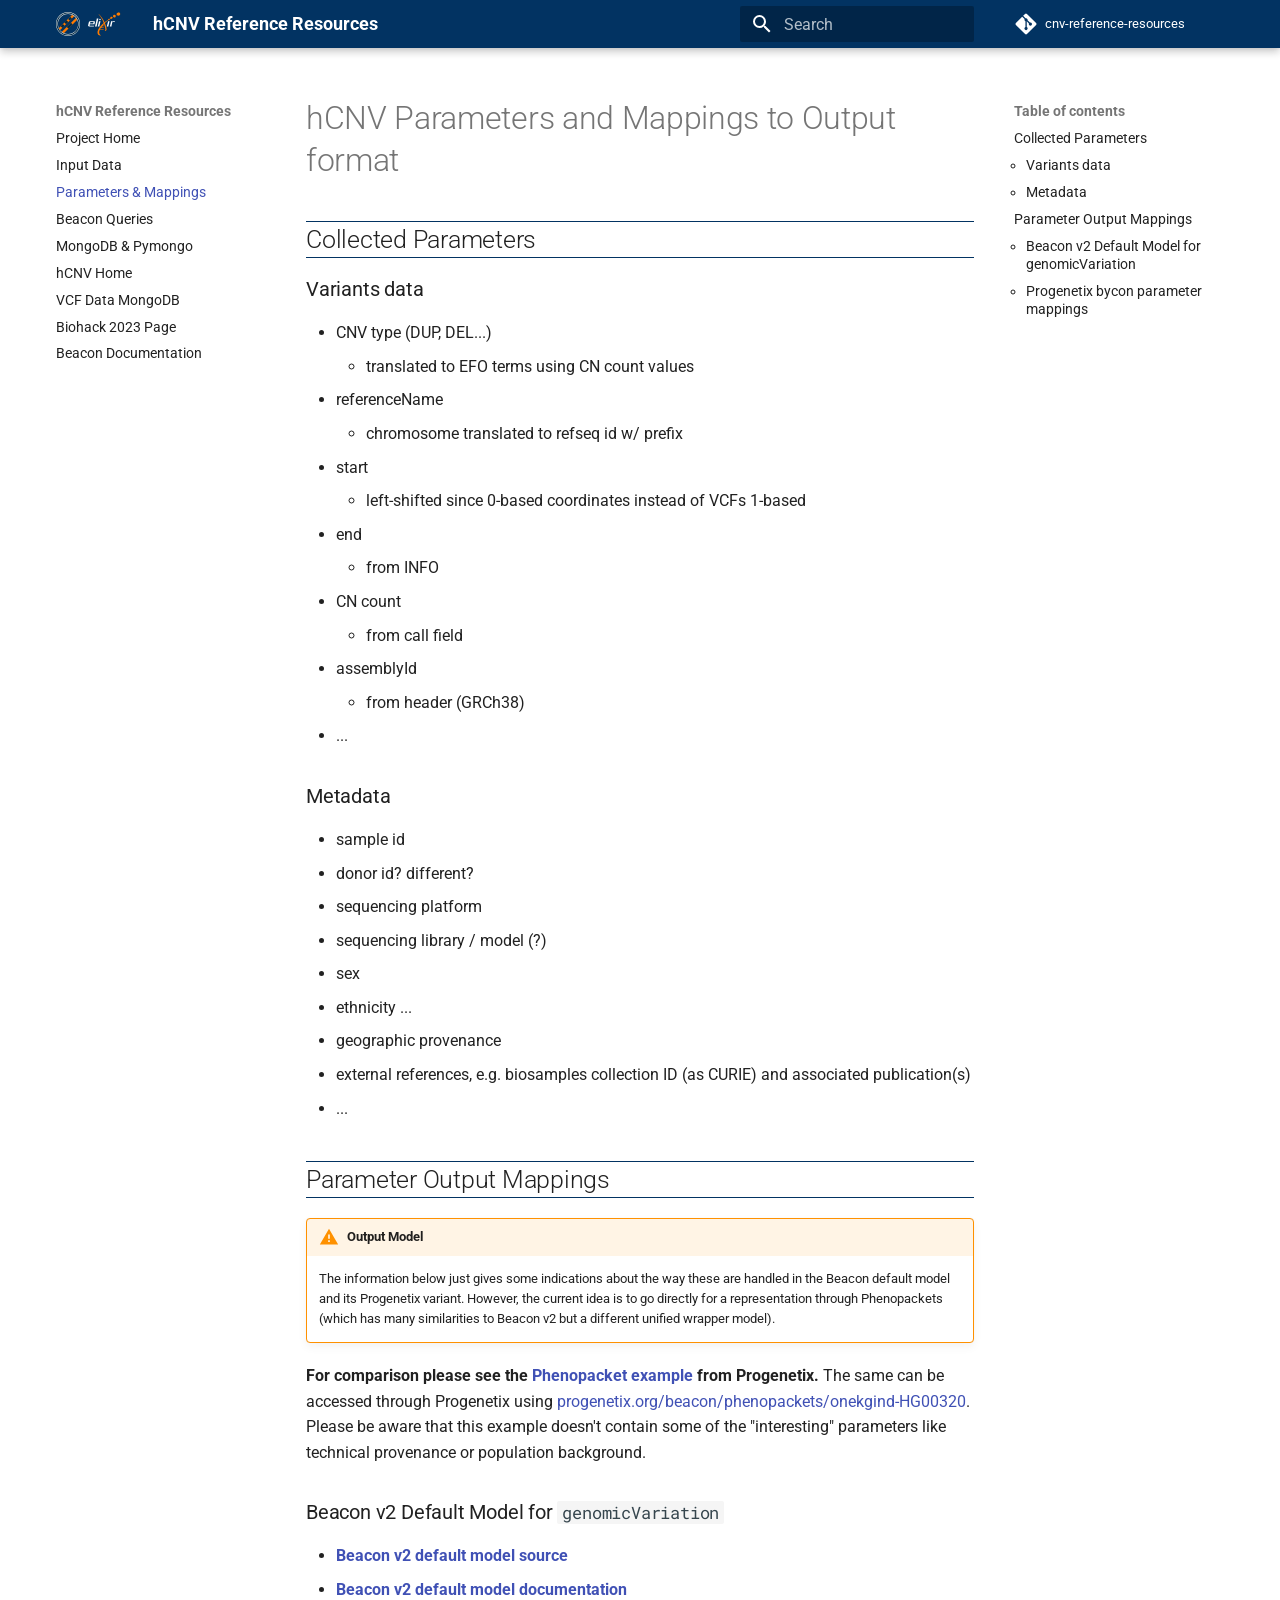
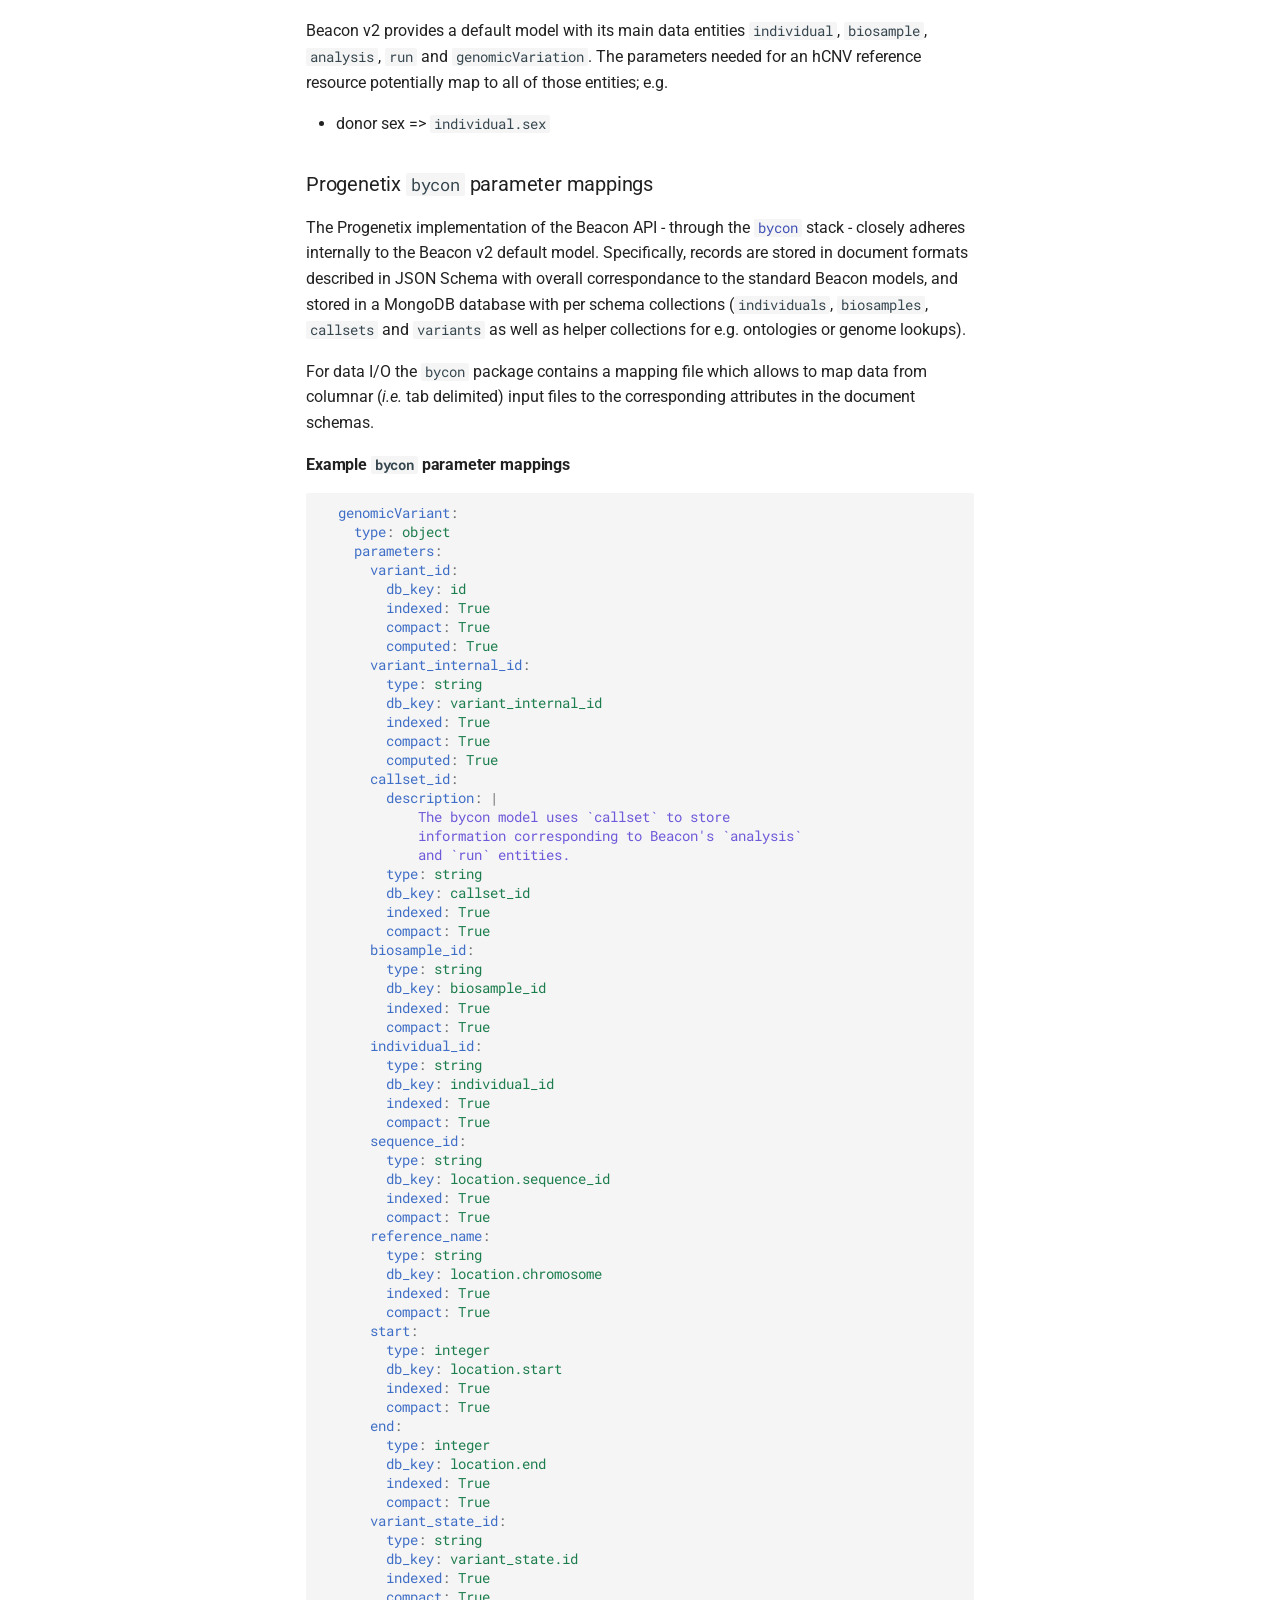
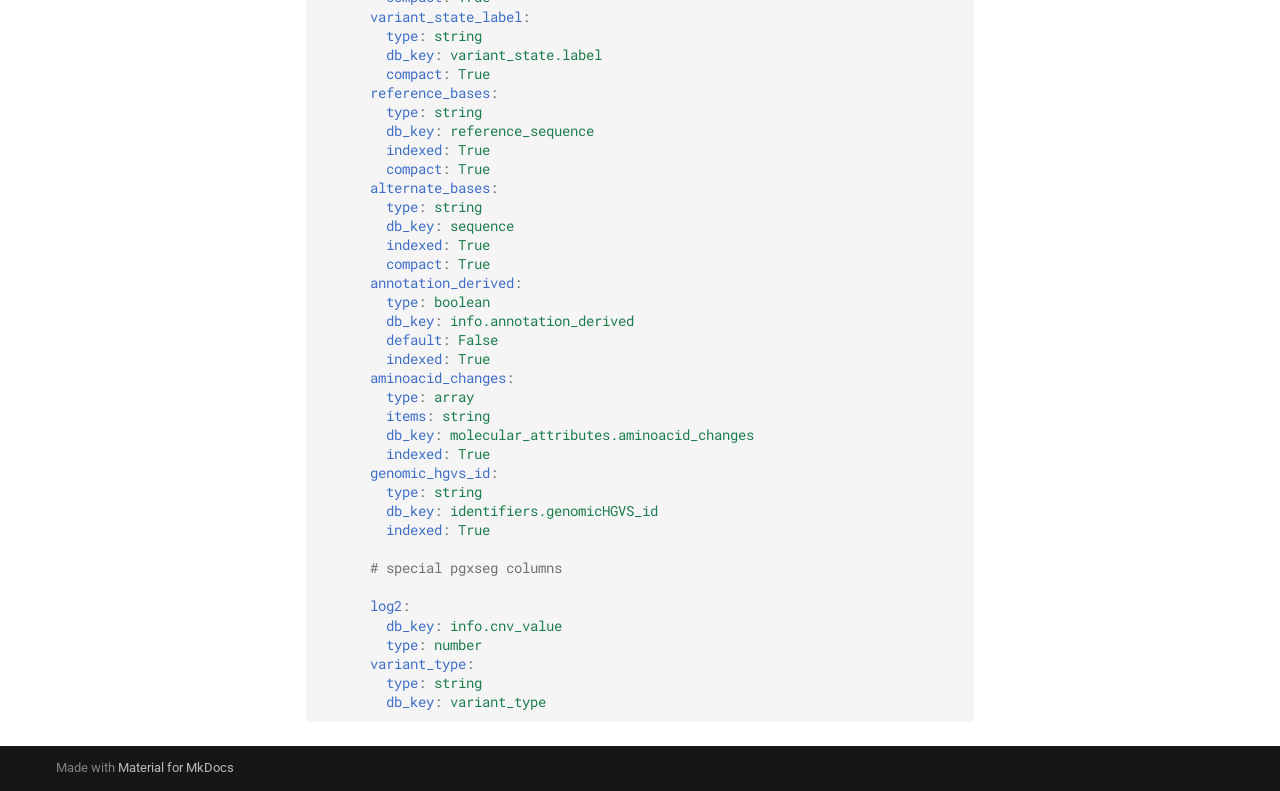
<file: site/parameters-and-mappings/index.html>
<!doctype html>
<html lang="en" class="no-js">
  <head>
    
      <meta charset="utf-8">
      <meta name="viewport" content="width=device-width,initial-scale=1">
      
        <meta name="description" content="Data &amp; tools for hCNV analysis with a focus on the distributed normal">
      
      
        <meta name="author" content="Michael Baudis">
      
      
      
        <link rel="prev" href="../data-resources/">
      
      
        <link rel="next" href="../beacon-queries/">
      
      
      <link rel="icon" href="../assets/images/favicon.png">
      <meta name="generator" content="mkdocs-1.5.3, mkdocs-material-9.4.7">
    
    
      
        <title>Parameters & Mappings - hCNV Reference Resources</title>
      
    
    
      <link rel="stylesheet" href="../assets/stylesheets/main.4b4a2bd9.min.css">
      
      


    
    
      
    
    
      
        
        
        <link rel="preconnect" href="https://fonts.gstatic.com" crossorigin>
        <link rel="stylesheet" href="https://fonts.googleapis.com/css?family=Roboto:300,300i,400,400i,700,700i%7CRoboto+Mono:400,400i,700,700i&display=fallback">
        <style>:root{--md-text-font:"Roboto";--md-code-font:"Roboto Mono"}</style>
      
    
    
      <link rel="stylesheet" href="../css/theme_overrides.css">
    
    <script>__md_scope=new URL("..",location),__md_hash=e=>[...e].reduce((e,_)=>(e<<5)-e+_.charCodeAt(0),0),__md_get=(e,_=localStorage,t=__md_scope)=>JSON.parse(_.getItem(t.pathname+"."+e)),__md_set=(e,_,t=localStorage,a=__md_scope)=>{try{t.setItem(a.pathname+"."+e,JSON.stringify(_))}catch(e){}}</script>
    
      

    
    
    
  </head>
  
  
    <body dir="ltr">
  
    
    
      <script>var palette=__md_get("__palette");if(palette&&"object"==typeof palette.color)for(var key of Object.keys(palette.color))document.body.setAttribute("data-md-color-"+key,palette.color[key])</script>
    
    <input class="md-toggle" data-md-toggle="drawer" type="checkbox" id="__drawer" autocomplete="off">
    <input class="md-toggle" data-md-toggle="search" type="checkbox" id="__search" autocomplete="off">
    <label class="md-overlay" for="__drawer"></label>
    <div data-md-component="skip">
      
        
        <a href="#collected-parameters" class="md-skip">
          Skip to content
        </a>
      
    </div>
    <div data-md-component="announce">
      
    </div>
    
    
      

  

<header class="md-header md-header--shadow" data-md-component="header">
  <nav class="md-header__inner md-grid" aria-label="Header">
    <a href=".." title="hCNV Reference Resources" class="md-header__button md-logo" aria-label="hCNV Reference Resources" data-md-component="logo">
      
  <img src="../img/hCNV-Elixir-logo.svg" alt="logo">

    </a>
    <label class="md-header__button md-icon" for="__drawer">
      
      <svg xmlns="http://www.w3.org/2000/svg" viewBox="0 0 24 24"><path d="M3 6h18v2H3V6m0 5h18v2H3v-2m0 5h18v2H3v-2Z"/></svg>
    </label>
    <div class="md-header__title" data-md-component="header-title">
      <div class="md-header__ellipsis">
        <div class="md-header__topic">
          <span class="md-ellipsis">
            hCNV Reference Resources
          </span>
        </div>
        <div class="md-header__topic" data-md-component="header-topic">
          <span class="md-ellipsis">
            
              Parameters &amp; Mappings
            
          </span>
        </div>
      </div>
    </div>
    
    
    
      <label class="md-header__button md-icon" for="__search">
        
        <svg xmlns="http://www.w3.org/2000/svg" viewBox="0 0 24 24"><path d="M9.5 3A6.5 6.5 0 0 1 16 9.5c0 1.61-.59 3.09-1.56 4.23l.27.27h.79l5 5-1.5 1.5-5-5v-.79l-.27-.27A6.516 6.516 0 0 1 9.5 16 6.5 6.5 0 0 1 3 9.5 6.5 6.5 0 0 1 9.5 3m0 2C7 5 5 7 5 9.5S7 14 9.5 14 14 12 14 9.5 12 5 9.5 5Z"/></svg>
      </label>
      <div class="md-search" data-md-component="search" role="dialog">
  <label class="md-search__overlay" for="__search"></label>
  <div class="md-search__inner" role="search">
    <form class="md-search__form" name="search">
      <input type="text" class="md-search__input" name="query" aria-label="Search" placeholder="Search" autocapitalize="off" autocorrect="off" autocomplete="off" spellcheck="false" data-md-component="search-query" required>
      <label class="md-search__icon md-icon" for="__search">
        
        <svg xmlns="http://www.w3.org/2000/svg" viewBox="0 0 24 24"><path d="M9.5 3A6.5 6.5 0 0 1 16 9.5c0 1.61-.59 3.09-1.56 4.23l.27.27h.79l5 5-1.5 1.5-5-5v-.79l-.27-.27A6.516 6.516 0 0 1 9.5 16 6.5 6.5 0 0 1 3 9.5 6.5 6.5 0 0 1 9.5 3m0 2C7 5 5 7 5 9.5S7 14 9.5 14 14 12 14 9.5 12 5 9.5 5Z"/></svg>
        
        <svg xmlns="http://www.w3.org/2000/svg" viewBox="0 0 24 24"><path d="M20 11v2H8l5.5 5.5-1.42 1.42L4.16 12l7.92-7.92L13.5 5.5 8 11h12Z"/></svg>
      </label>
      <nav class="md-search__options" aria-label="Search">
        
        <button type="reset" class="md-search__icon md-icon" title="Clear" aria-label="Clear" tabindex="-1">
          
          <svg xmlns="http://www.w3.org/2000/svg" viewBox="0 0 24 24"><path d="M19 6.41 17.59 5 12 10.59 6.41 5 5 6.41 10.59 12 5 17.59 6.41 19 12 13.41 17.59 19 19 17.59 13.41 12 19 6.41Z"/></svg>
        </button>
      </nav>
      
    </form>
    <div class="md-search__output">
      <div class="md-search__scrollwrap" data-md-scrollfix>
        <div class="md-search-result" data-md-component="search-result">
          <div class="md-search-result__meta">
            Initializing search
          </div>
          <ol class="md-search-result__list" role="presentation"></ol>
        </div>
      </div>
    </div>
  </div>
</div>
    
    
      <div class="md-header__source">
        <a href="https://github.com/hCNV/cnv-reference-resources" title="Go to repository" class="md-source" data-md-component="source">
  <div class="md-source__icon md-icon">
    
    <svg xmlns="http://www.w3.org/2000/svg" viewBox="0 0 448 512"><!--! Font Awesome Free 6.4.2 by @fontawesome - https://fontawesome.com License - https://fontawesome.com/license/free (Icons: CC BY 4.0, Fonts: SIL OFL 1.1, Code: MIT License) Copyright 2023 Fonticons, Inc.--><path d="M439.55 236.05 244 40.45a28.87 28.87 0 0 0-40.81 0l-40.66 40.63 51.52 51.52c27.06-9.14 52.68 16.77 43.39 43.68l49.66 49.66c34.23-11.8 61.18 31 35.47 56.69-26.49 26.49-70.21-2.87-56-37.34L240.22 199v121.85c25.3 12.54 22.26 41.85 9.08 55a34.34 34.34 0 0 1-48.55 0c-17.57-17.6-11.07-46.91 11.25-56v-123c-20.8-8.51-24.6-30.74-18.64-45L142.57 101 8.45 235.14a28.86 28.86 0 0 0 0 40.81l195.61 195.6a28.86 28.86 0 0 0 40.8 0l194.69-194.69a28.86 28.86 0 0 0 0-40.81z"/></svg>
  </div>
  <div class="md-source__repository">
    cnv-reference-resources
  </div>
</a>
      </div>
    
  </nav>
  
</header>
    
    <div class="md-container" data-md-component="container">
      
      
        
          
        
      
      <main class="md-main" data-md-component="main">
        <div class="md-main__inner md-grid">
          
            
              
              <div class="md-sidebar md-sidebar--primary" data-md-component="sidebar" data-md-type="navigation" >
                <div class="md-sidebar__scrollwrap">
                  <div class="md-sidebar__inner">
                    



<nav class="md-nav md-nav--primary" aria-label="Navigation" data-md-level="0">
  <label class="md-nav__title" for="__drawer">
    <a href=".." title="hCNV Reference Resources" class="md-nav__button md-logo" aria-label="hCNV Reference Resources" data-md-component="logo">
      
  <img src="../img/hCNV-Elixir-logo.svg" alt="logo">

    </a>
    hCNV Reference Resources
  </label>
  
    <div class="md-nav__source">
      <a href="https://github.com/hCNV/cnv-reference-resources" title="Go to repository" class="md-source" data-md-component="source">
  <div class="md-source__icon md-icon">
    
    <svg xmlns="http://www.w3.org/2000/svg" viewBox="0 0 448 512"><!--! Font Awesome Free 6.4.2 by @fontawesome - https://fontawesome.com License - https://fontawesome.com/license/free (Icons: CC BY 4.0, Fonts: SIL OFL 1.1, Code: MIT License) Copyright 2023 Fonticons, Inc.--><path d="M439.55 236.05 244 40.45a28.87 28.87 0 0 0-40.81 0l-40.66 40.63 51.52 51.52c27.06-9.14 52.68 16.77 43.39 43.68l49.66 49.66c34.23-11.8 61.18 31 35.47 56.69-26.49 26.49-70.21-2.87-56-37.34L240.22 199v121.85c25.3 12.54 22.26 41.85 9.08 55a34.34 34.34 0 0 1-48.55 0c-17.57-17.6-11.07-46.91 11.25-56v-123c-20.8-8.51-24.6-30.74-18.64-45L142.57 101 8.45 235.14a28.86 28.86 0 0 0 0 40.81l195.61 195.6a28.86 28.86 0 0 0 40.8 0l194.69-194.69a28.86 28.86 0 0 0 0-40.81z"/></svg>
  </div>
  <div class="md-source__repository">
    cnv-reference-resources
  </div>
</a>
    </div>
  
  <ul class="md-nav__list" data-md-scrollfix>
    
      
      
  
  
  
    <li class="md-nav__item">
      <a href=".." class="md-nav__link">
        
  
  <span class="md-ellipsis">
    Project Home
  </span>
  

      </a>
    </li>
  

    
      
      
  
  
  
    <li class="md-nav__item">
      <a href="../data-resources/" class="md-nav__link">
        
  
  <span class="md-ellipsis">
    Input Data
  </span>
  

      </a>
    </li>
  

    
      
      
  
  
    
  
  
    <li class="md-nav__item md-nav__item--active">
      
      <input class="md-nav__toggle md-toggle" type="checkbox" id="__toc">
      
      
      
        <label class="md-nav__link md-nav__link--active" for="__toc">
          
  
  <span class="md-ellipsis">
    Parameters &amp; Mappings
  </span>
  

          <span class="md-nav__icon md-icon"></span>
        </label>
      
      <a href="./" class="md-nav__link md-nav__link--active">
        
  
  <span class="md-ellipsis">
    Parameters &amp; Mappings
  </span>
  

      </a>
      
        

<nav class="md-nav md-nav--secondary" aria-label="Table of contents">
  
  
  
  
    <label class="md-nav__title" for="__toc">
      <span class="md-nav__icon md-icon"></span>
      Table of contents
    </label>
    <ul class="md-nav__list" data-md-component="toc" data-md-scrollfix>
      
        <li class="md-nav__item">
  <a href="#collected-parameters" class="md-nav__link">
    Collected Parameters
  </a>
  
    <nav class="md-nav" aria-label="Collected Parameters">
      <ul class="md-nav__list">
        
          <li class="md-nav__item">
  <a href="#variants-data" class="md-nav__link">
    Variants data
  </a>
  
</li>
        
          <li class="md-nav__item">
  <a href="#metadata" class="md-nav__link">
    Metadata
  </a>
  
</li>
        
      </ul>
    </nav>
  
</li>
      
        <li class="md-nav__item">
  <a href="#parameter-output-mappings" class="md-nav__link">
    Parameter Output Mappings
  </a>
  
    <nav class="md-nav" aria-label="Parameter Output Mappings">
      <ul class="md-nav__list">
        
          <li class="md-nav__item">
  <a href="#beacon-v2-default-model-for-genomicvariation" class="md-nav__link">
    Beacon v2 Default Model for genomicVariation
  </a>
  
</li>
        
          <li class="md-nav__item">
  <a href="#progenetix-bycon-parameter-mappings" class="md-nav__link">
    Progenetix bycon parameter mappings
  </a>
  
</li>
        
      </ul>
    </nav>
  
</li>
      
    </ul>
  
</nav>
      
    </li>
  

    
      
      
  
  
  
    <li class="md-nav__item">
      <a href="../beacon-queries/" class="md-nav__link">
        
  
  <span class="md-ellipsis">
    Beacon Queries
  </span>
  

      </a>
    </li>
  

    
      
      
  
  
  
    <li class="md-nav__item">
      <a href="../mongodb-pymongo/" class="md-nav__link">
        
  
  <span class="md-ellipsis">
    MongoDB &amp; Pymongo
  </span>
  

      </a>
    </li>
  

    
      
      
  
  
  
    <li class="md-nav__item">
      <a href="https://cnvar.org" class="md-nav__link">
        
  
  <span class="md-ellipsis">
    hCNV Home
  </span>
  

      </a>
    </li>
  

    
      
      
  
  
  
    <li class="md-nav__item">
      <a href="../vcfdata-mongodb/" class="md-nav__link">
        
  
  <span class="md-ellipsis">
    VCF Data MongoDB
  </span>
  

      </a>
    </li>
  

    
      
      
  
  
  
    <li class="md-nav__item">
      <a href="https://github.com/elixir-europe/biohackathon-projects-2023/tree/main/1" class="md-nav__link">
        
  
  <span class="md-ellipsis">
    Biohack 2023 Page
  </span>
  

      </a>
    </li>
  

    
      
      
  
  
  
    <li class="md-nav__item">
      <a href="https://docs.genomebeacons.org" class="md-nav__link">
        
  
  <span class="md-ellipsis">
    Beacon Documentation
  </span>
  

      </a>
    </li>
  

    
  </ul>
</nav>
                  </div>
                </div>
              </div>
            
            
              
              <div class="md-sidebar md-sidebar--secondary" data-md-component="sidebar" data-md-type="toc" >
                <div class="md-sidebar__scrollwrap">
                  <div class="md-sidebar__inner">
                    

<nav class="md-nav md-nav--secondary" aria-label="Table of contents">
  
  
  
  
    <label class="md-nav__title" for="__toc">
      <span class="md-nav__icon md-icon"></span>
      Table of contents
    </label>
    <ul class="md-nav__list" data-md-component="toc" data-md-scrollfix>
      
        <li class="md-nav__item">
  <a href="#collected-parameters" class="md-nav__link">
    Collected Parameters
  </a>
  
    <nav class="md-nav" aria-label="Collected Parameters">
      <ul class="md-nav__list">
        
          <li class="md-nav__item">
  <a href="#variants-data" class="md-nav__link">
    Variants data
  </a>
  
</li>
        
          <li class="md-nav__item">
  <a href="#metadata" class="md-nav__link">
    Metadata
  </a>
  
</li>
        
      </ul>
    </nav>
  
</li>
      
        <li class="md-nav__item">
  <a href="#parameter-output-mappings" class="md-nav__link">
    Parameter Output Mappings
  </a>
  
    <nav class="md-nav" aria-label="Parameter Output Mappings">
      <ul class="md-nav__list">
        
          <li class="md-nav__item">
  <a href="#beacon-v2-default-model-for-genomicvariation" class="md-nav__link">
    Beacon v2 Default Model for genomicVariation
  </a>
  
</li>
        
          <li class="md-nav__item">
  <a href="#progenetix-bycon-parameter-mappings" class="md-nav__link">
    Progenetix bycon parameter mappings
  </a>
  
</li>
        
      </ul>
    </nav>
  
</li>
      
    </ul>
  
</nav>
                  </div>
                </div>
              </div>
            
          
          
            <div class="md-content" data-md-component="content">
              <article class="md-content__inner md-typeset">
                
                  

  
  


<h1 id="hcnv-parameters-and-mappings-to-output-format">hCNV Parameters and Mappings to Output format<a class="headerlink" href="#hcnv-parameters-and-mappings-to-output-format" title="Permanent link">&para;</a></h1>
<h2 id="collected-parameters">Collected Parameters<a class="headerlink" href="#collected-parameters" title="Permanent link">&para;</a></h2>
<h3 id="variants-data">Variants data<a class="headerlink" href="#variants-data" title="Permanent link">&para;</a></h3>
<ul>
<li>CNV type (DUP, DEL...)<ul>
<li>translated to EFO terms using CN count values</li>
</ul>
</li>
<li>referenceName<ul>
<li>chromosome translated to refseq id w/ prefix</li>
</ul>
</li>
<li>start<ul>
<li>left-shifted since 0-based coordinates instead of VCFs 1-based</li>
</ul>
</li>
<li>end<ul>
<li>from INFO</li>
</ul>
</li>
<li>CN count<ul>
<li>from call field</li>
</ul>
</li>
<li>assemblyId<ul>
<li>from header (GRCh38)</li>
</ul>
</li>
<li>...</li>
</ul>
<h3 id="metadata">Metadata<a class="headerlink" href="#metadata" title="Permanent link">&para;</a></h3>
<ul>
<li>sample id</li>
<li>donor id? different?</li>
<li>sequencing platform</li>
<li>sequencing library / model (?)</li>
<li>sex</li>
<li>ethnicity ...</li>
<li>geographic provenance</li>
<li>external references, e.g. biosamples collection ID (as CURIE) and associated
  publication(s)</li>
<li>...</li>
</ul>
<h2 id="parameter-output-mappings">Parameter Output Mappings<a class="headerlink" href="#parameter-output-mappings" title="Permanent link">&para;</a></h2>
<div class="admonition warning">
<p class="admonition-title">Output Model</p>
<p>The information below just gives some indications about the way these are handled
in the Beacon default model and its Progenetix variant. However, the current idea
is to go directly for a representation through Phenopackets (which has many similarities
to Beacon v2 but a different unified wrapper model).</p>
</div>
<p><strong>For comparison please see the <a href="https://github.com/hcnv/cnv-reference-resources/blob/main/data/progenetix-test-files/phenopacket-example.json">Phenopacket example</a> from Progenetix.</strong> The same can be accessed through Progenetix
using <a href="https://progenetix.org/beacon/phenopackets/onekgind-HG00320">progenetix.org/beacon/phenopackets/onekgind-HG00320</a>.
Please be aware that this example doesn't contain some of the "interesting" parameters
like technical provenance or population background.</p>
<h3 id="beacon-v2-default-model-for-genomicvariation">Beacon v2 Default Model for <code>genomicVariation</code><a class="headerlink" href="#beacon-v2-default-model-for-genomicvariation" title="Permanent link">&para;</a></h3>
<ul>
<li><a href="https://github.com/ga4gh-beacon/beacon-v2/tree/main/models/src/beacon-v2-default-model"><strong>Beacon v2 default model source</strong></a></li>
<li><a href="http://docs.genomebeacons.org/models/"><strong>Beacon v2 default model documentation</strong></a></li>
</ul>
<p>Beacon v2 provides a default model with its main data entities <code>individual</code>,
<code>biosample</code>, <code>analysis</code>, <code>run</code> and <code>genomicVariation</code>. The parameters needed for
an hCNV reference resource potentially map to all of those entities; e.g.</p>
<ul>
<li>donor sex  =&gt; <code>individual.sex</code></li>
</ul>
<h3 id="progenetix-bycon-parameter-mappings">Progenetix <code>bycon</code> parameter mappings<a class="headerlink" href="#progenetix-bycon-parameter-mappings" title="Permanent link">&para;</a></h3>
<p>The Progenetix implementation of the Beacon API - through the <a href="https://github.com/progenetix/bycon/"><code>bycon</code></a>
stack - closely adheres internally to the Beacon v2 default model. Specifically,
records are stored in document formats described in JSON Schema with overall correspondance
to the standard Beacon models, and stored in a MongoDB database with per schema
collections (<code>individuals</code>, <code>biosamples</code>, <code>callsets</code> and <code>variants</code> as well as helper
collections for e.g. ontologies or genome lookups).</p>
<p>For data I/O the <code>bycon</code> package contains a mapping file which allows to map data from
columnar (<em>i.e.</em> tab delimited) input files to the corresponding attributes in the
document schemas.</p>
<h4 id="example-bycon-parameter-mappings">Example <code>bycon</code> parameter mappings<a class="headerlink" href="#example-bycon-parameter-mappings" title="Permanent link">&para;</a></h4>
<div class="highlight"><pre><span></span><code><span class="w">  </span><span class="nt">genomicVariant</span><span class="p">:</span>
<span class="w">    </span><span class="nt">type</span><span class="p">:</span><span class="w"> </span><span class="l l-Scalar l-Scalar-Plain">object</span>
<span class="w">    </span><span class="nt">parameters</span><span class="p">:</span>
<span class="w">      </span><span class="nt">variant_id</span><span class="p">:</span>
<span class="w">        </span><span class="nt">db_key</span><span class="p">:</span><span class="w"> </span><span class="l l-Scalar l-Scalar-Plain">id</span>
<span class="w">        </span><span class="nt">indexed</span><span class="p">:</span><span class="w"> </span><span class="l l-Scalar l-Scalar-Plain">True</span>
<span class="w">        </span><span class="nt">compact</span><span class="p">:</span><span class="w"> </span><span class="l l-Scalar l-Scalar-Plain">True</span>
<span class="w">        </span><span class="nt">computed</span><span class="p">:</span><span class="w"> </span><span class="l l-Scalar l-Scalar-Plain">True</span>
<span class="w">      </span><span class="nt">variant_internal_id</span><span class="p">:</span>
<span class="w">        </span><span class="nt">type</span><span class="p">:</span><span class="w"> </span><span class="l l-Scalar l-Scalar-Plain">string</span>
<span class="w">        </span><span class="nt">db_key</span><span class="p">:</span><span class="w"> </span><span class="l l-Scalar l-Scalar-Plain">variant_internal_id</span>
<span class="w">        </span><span class="nt">indexed</span><span class="p">:</span><span class="w"> </span><span class="l l-Scalar l-Scalar-Plain">True</span>
<span class="w">        </span><span class="nt">compact</span><span class="p">:</span><span class="w"> </span><span class="l l-Scalar l-Scalar-Plain">True</span>
<span class="w">        </span><span class="nt">computed</span><span class="p">:</span><span class="w"> </span><span class="l l-Scalar l-Scalar-Plain">True</span>
<span class="w">      </span><span class="nt">callset_id</span><span class="p">:</span>
<span class="w">        </span><span class="nt">description</span><span class="p">:</span><span class="w"> </span><span class="p p-Indicator">|</span>
<span class="w">            </span><span class="no">The bycon model uses `callset` to store</span>
<span class="w">            </span><span class="no">information corresponding to Beacon&#39;s `analysis`</span>
<span class="w">            </span><span class="no">and `run` entities.</span>
<span class="w">        </span><span class="nt">type</span><span class="p">:</span><span class="w"> </span><span class="l l-Scalar l-Scalar-Plain">string</span>
<span class="w">        </span><span class="nt">db_key</span><span class="p">:</span><span class="w"> </span><span class="l l-Scalar l-Scalar-Plain">callset_id</span>
<span class="w">        </span><span class="nt">indexed</span><span class="p">:</span><span class="w"> </span><span class="l l-Scalar l-Scalar-Plain">True</span>
<span class="w">        </span><span class="nt">compact</span><span class="p">:</span><span class="w"> </span><span class="l l-Scalar l-Scalar-Plain">True</span>
<span class="w">      </span><span class="nt">biosample_id</span><span class="p">:</span>
<span class="w">        </span><span class="nt">type</span><span class="p">:</span><span class="w"> </span><span class="l l-Scalar l-Scalar-Plain">string</span>
<span class="w">        </span><span class="nt">db_key</span><span class="p">:</span><span class="w"> </span><span class="l l-Scalar l-Scalar-Plain">biosample_id</span>
<span class="w">        </span><span class="nt">indexed</span><span class="p">:</span><span class="w"> </span><span class="l l-Scalar l-Scalar-Plain">True</span>
<span class="w">        </span><span class="nt">compact</span><span class="p">:</span><span class="w"> </span><span class="l l-Scalar l-Scalar-Plain">True</span>
<span class="w">      </span><span class="nt">individual_id</span><span class="p">:</span>
<span class="w">        </span><span class="nt">type</span><span class="p">:</span><span class="w"> </span><span class="l l-Scalar l-Scalar-Plain">string</span>
<span class="w">        </span><span class="nt">db_key</span><span class="p">:</span><span class="w"> </span><span class="l l-Scalar l-Scalar-Plain">individual_id</span>
<span class="w">        </span><span class="nt">indexed</span><span class="p">:</span><span class="w"> </span><span class="l l-Scalar l-Scalar-Plain">True</span>
<span class="w">        </span><span class="nt">compact</span><span class="p">:</span><span class="w"> </span><span class="l l-Scalar l-Scalar-Plain">True</span>
<span class="w">      </span><span class="nt">sequence_id</span><span class="p">:</span>
<span class="w">        </span><span class="nt">type</span><span class="p">:</span><span class="w"> </span><span class="l l-Scalar l-Scalar-Plain">string</span>
<span class="w">        </span><span class="nt">db_key</span><span class="p">:</span><span class="w"> </span><span class="l l-Scalar l-Scalar-Plain">location.sequence_id</span>
<span class="w">        </span><span class="nt">indexed</span><span class="p">:</span><span class="w"> </span><span class="l l-Scalar l-Scalar-Plain">True</span>
<span class="w">        </span><span class="nt">compact</span><span class="p">:</span><span class="w"> </span><span class="l l-Scalar l-Scalar-Plain">True</span>
<span class="w">      </span><span class="nt">reference_name</span><span class="p">:</span>
<span class="w">        </span><span class="nt">type</span><span class="p">:</span><span class="w"> </span><span class="l l-Scalar l-Scalar-Plain">string</span>
<span class="w">        </span><span class="nt">db_key</span><span class="p">:</span><span class="w"> </span><span class="l l-Scalar l-Scalar-Plain">location.chromosome</span>
<span class="w">        </span><span class="nt">indexed</span><span class="p">:</span><span class="w"> </span><span class="l l-Scalar l-Scalar-Plain">True</span>
<span class="w">        </span><span class="nt">compact</span><span class="p">:</span><span class="w"> </span><span class="l l-Scalar l-Scalar-Plain">True</span>
<span class="w">      </span><span class="nt">start</span><span class="p">:</span>
<span class="w">        </span><span class="nt">type</span><span class="p">:</span><span class="w"> </span><span class="l l-Scalar l-Scalar-Plain">integer</span>
<span class="w">        </span><span class="nt">db_key</span><span class="p">:</span><span class="w"> </span><span class="l l-Scalar l-Scalar-Plain">location.start</span>
<span class="w">        </span><span class="nt">indexed</span><span class="p">:</span><span class="w"> </span><span class="l l-Scalar l-Scalar-Plain">True</span>
<span class="w">        </span><span class="nt">compact</span><span class="p">:</span><span class="w"> </span><span class="l l-Scalar l-Scalar-Plain">True</span>
<span class="w">      </span><span class="nt">end</span><span class="p">:</span>
<span class="w">        </span><span class="nt">type</span><span class="p">:</span><span class="w"> </span><span class="l l-Scalar l-Scalar-Plain">integer</span>
<span class="w">        </span><span class="nt">db_key</span><span class="p">:</span><span class="w"> </span><span class="l l-Scalar l-Scalar-Plain">location.end</span>
<span class="w">        </span><span class="nt">indexed</span><span class="p">:</span><span class="w"> </span><span class="l l-Scalar l-Scalar-Plain">True</span>
<span class="w">        </span><span class="nt">compact</span><span class="p">:</span><span class="w"> </span><span class="l l-Scalar l-Scalar-Plain">True</span>
<span class="w">      </span><span class="nt">variant_state_id</span><span class="p">:</span>
<span class="w">        </span><span class="nt">type</span><span class="p">:</span><span class="w"> </span><span class="l l-Scalar l-Scalar-Plain">string</span>
<span class="w">        </span><span class="nt">db_key</span><span class="p">:</span><span class="w"> </span><span class="l l-Scalar l-Scalar-Plain">variant_state.id</span>
<span class="w">        </span><span class="nt">indexed</span><span class="p">:</span><span class="w"> </span><span class="l l-Scalar l-Scalar-Plain">True</span>
<span class="w">        </span><span class="nt">compact</span><span class="p">:</span><span class="w"> </span><span class="l l-Scalar l-Scalar-Plain">True</span>
<span class="w">      </span><span class="nt">variant_state_label</span><span class="p">:</span>
<span class="w">        </span><span class="nt">type</span><span class="p">:</span><span class="w"> </span><span class="l l-Scalar l-Scalar-Plain">string</span>
<span class="w">        </span><span class="nt">db_key</span><span class="p">:</span><span class="w"> </span><span class="l l-Scalar l-Scalar-Plain">variant_state.label</span>
<span class="w">        </span><span class="nt">compact</span><span class="p">:</span><span class="w"> </span><span class="l l-Scalar l-Scalar-Plain">True</span>
<span class="w">      </span><span class="nt">reference_bases</span><span class="p">:</span>
<span class="w">        </span><span class="nt">type</span><span class="p">:</span><span class="w"> </span><span class="l l-Scalar l-Scalar-Plain">string</span>
<span class="w">        </span><span class="nt">db_key</span><span class="p">:</span><span class="w"> </span><span class="l l-Scalar l-Scalar-Plain">reference_sequence</span>
<span class="w">        </span><span class="nt">indexed</span><span class="p">:</span><span class="w"> </span><span class="l l-Scalar l-Scalar-Plain">True</span>
<span class="w">        </span><span class="nt">compact</span><span class="p">:</span><span class="w"> </span><span class="l l-Scalar l-Scalar-Plain">True</span>
<span class="w">      </span><span class="nt">alternate_bases</span><span class="p">:</span>
<span class="w">        </span><span class="nt">type</span><span class="p">:</span><span class="w"> </span><span class="l l-Scalar l-Scalar-Plain">string</span>
<span class="w">        </span><span class="nt">db_key</span><span class="p">:</span><span class="w"> </span><span class="l l-Scalar l-Scalar-Plain">sequence</span>
<span class="w">        </span><span class="nt">indexed</span><span class="p">:</span><span class="w"> </span><span class="l l-Scalar l-Scalar-Plain">True</span>
<span class="w">        </span><span class="nt">compact</span><span class="p">:</span><span class="w"> </span><span class="l l-Scalar l-Scalar-Plain">True</span>
<span class="w">      </span><span class="nt">annotation_derived</span><span class="p">:</span>
<span class="w">        </span><span class="nt">type</span><span class="p">:</span><span class="w"> </span><span class="l l-Scalar l-Scalar-Plain">boolean</span>
<span class="w">        </span><span class="nt">db_key</span><span class="p">:</span><span class="w"> </span><span class="l l-Scalar l-Scalar-Plain">info.annotation_derived</span>
<span class="w">        </span><span class="nt">default</span><span class="p">:</span><span class="w"> </span><span class="l l-Scalar l-Scalar-Plain">False</span>
<span class="w">        </span><span class="nt">indexed</span><span class="p">:</span><span class="w"> </span><span class="l l-Scalar l-Scalar-Plain">True</span>
<span class="w">      </span><span class="nt">aminoacid_changes</span><span class="p">:</span>
<span class="w">        </span><span class="nt">type</span><span class="p">:</span><span class="w"> </span><span class="l l-Scalar l-Scalar-Plain">array</span>
<span class="w">        </span><span class="nt">items</span><span class="p">:</span><span class="w"> </span><span class="l l-Scalar l-Scalar-Plain">string</span>
<span class="w">        </span><span class="nt">db_key</span><span class="p">:</span><span class="w"> </span><span class="l l-Scalar l-Scalar-Plain">molecular_attributes.aminoacid_changes</span>
<span class="w">        </span><span class="nt">indexed</span><span class="p">:</span><span class="w"> </span><span class="l l-Scalar l-Scalar-Plain">True</span>
<span class="w">      </span><span class="nt">genomic_hgvs_id</span><span class="p">:</span>
<span class="w">        </span><span class="nt">type</span><span class="p">:</span><span class="w"> </span><span class="l l-Scalar l-Scalar-Plain">string</span>
<span class="w">        </span><span class="nt">db_key</span><span class="p">:</span><span class="w"> </span><span class="l l-Scalar l-Scalar-Plain">identifiers.genomicHGVS_id</span>
<span class="w">        </span><span class="nt">indexed</span><span class="p">:</span><span class="w"> </span><span class="l l-Scalar l-Scalar-Plain">True</span>

<span class="w">      </span><span class="c1"># special pgxseg columns</span>

<span class="w">      </span><span class="nt">log2</span><span class="p">:</span>
<span class="w">        </span><span class="nt">db_key</span><span class="p">:</span><span class="w"> </span><span class="l l-Scalar l-Scalar-Plain">info.cnv_value</span>
<span class="w">        </span><span class="nt">type</span><span class="p">:</span><span class="w"> </span><span class="l l-Scalar l-Scalar-Plain">number</span>
<span class="w">      </span><span class="nt">variant_type</span><span class="p">:</span>
<span class="w">        </span><span class="nt">type</span><span class="p">:</span><span class="w"> </span><span class="l l-Scalar l-Scalar-Plain">string</span>
<span class="w">        </span><span class="nt">db_key</span><span class="p">:</span><span class="w"> </span><span class="l l-Scalar l-Scalar-Plain">variant_type</span>
</code></pre></div>





                
              </article>
            </div>
          
          
        </div>
        
      </main>
      
        <footer class="md-footer">
  
  <div class="md-footer-meta md-typeset">
    <div class="md-footer-meta__inner md-grid">
      <div class="md-copyright">
  
  
    Made with
    <a href="https://squidfunk.github.io/mkdocs-material/" target="_blank" rel="noopener">
      Material for MkDocs
    </a>
  
</div>
      
    </div>
  </div>
</footer>
      
    </div>
    <div class="md-dialog" data-md-component="dialog">
      <div class="md-dialog__inner md-typeset"></div>
    </div>
    
    
    <script id="__config" type="application/json">{"base": "..", "features": [], "search": "../assets/javascripts/workers/search.f886a092.min.js", "translations": {"clipboard.copied": "Copied to clipboard", "clipboard.copy": "Copy to clipboard", "search.result.more.one": "1 more on this page", "search.result.more.other": "# more on this page", "search.result.none": "No matching documents", "search.result.one": "1 matching document", "search.result.other": "# matching documents", "search.result.placeholder": "Type to start searching", "search.result.term.missing": "Missing", "select.version": "Select version"}}</script>
    
    
      <script src="../assets/javascripts/bundle.aecac24b.min.js"></script>
      
    
  </body>
</html>
</file>
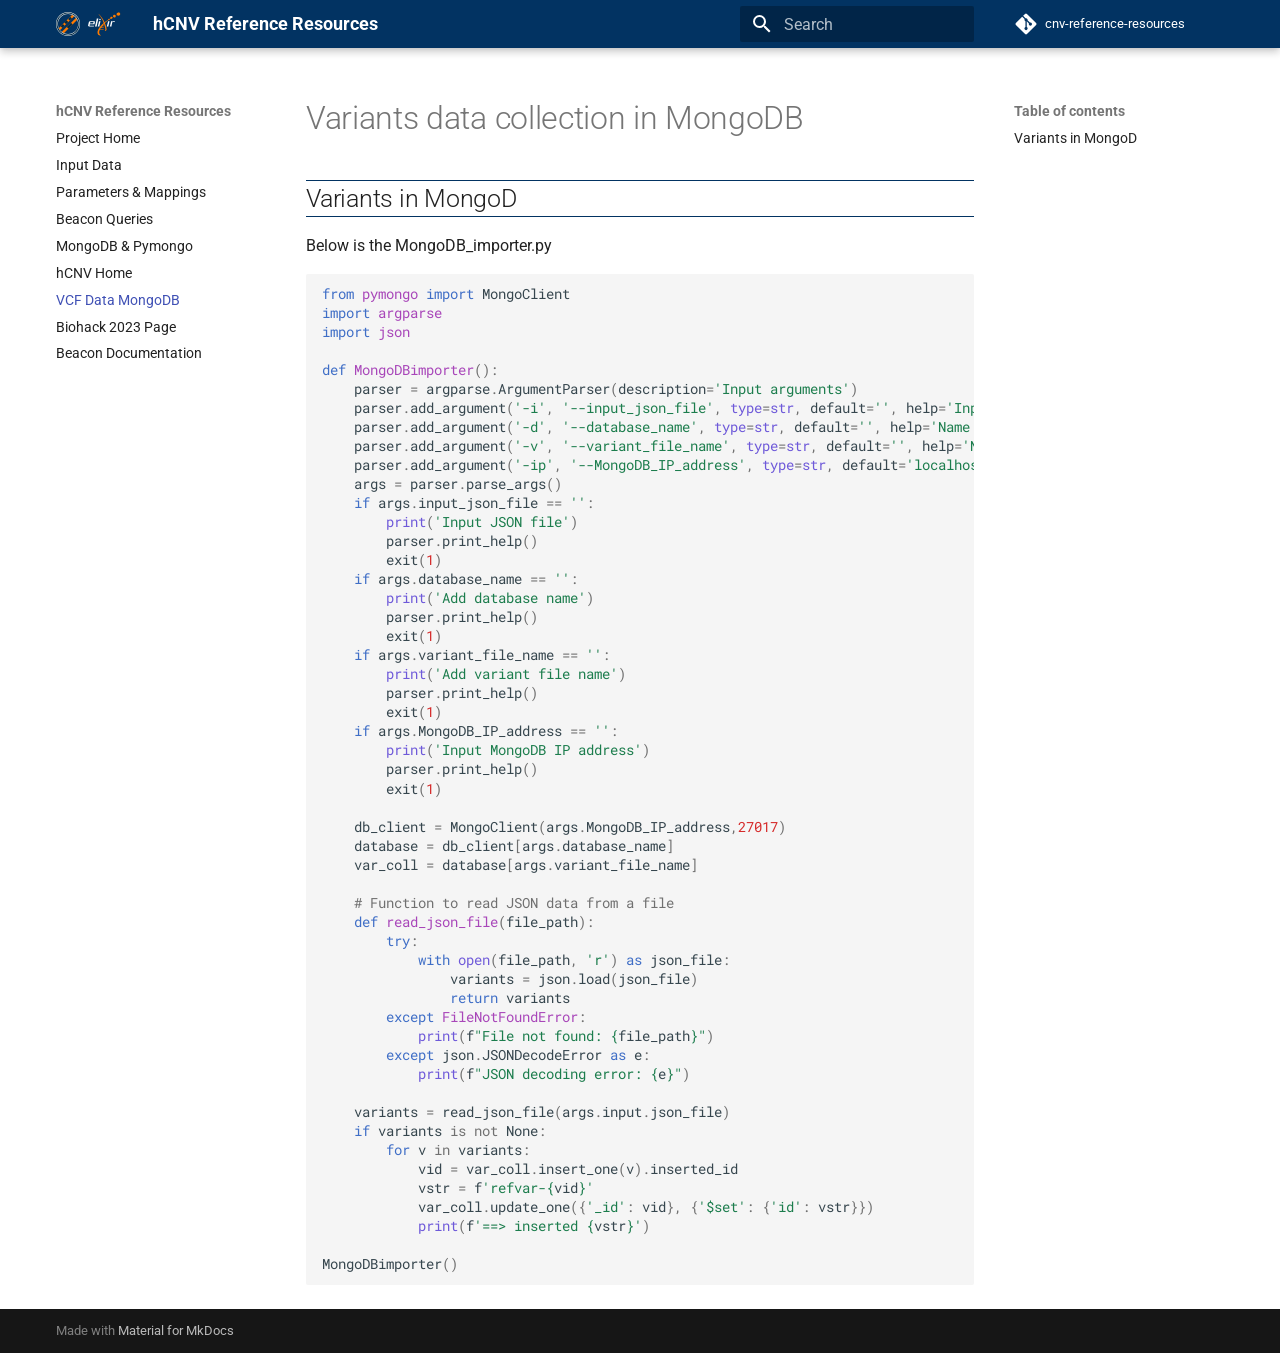
<file: site/vcfdata-mongodb/index.html>
<!doctype html>
<html lang="en" class="no-js">
  <head>
    
      <meta charset="utf-8">
      <meta name="viewport" content="width=device-width,initial-scale=1">
      
        <meta name="description" content="Data &amp; tools for hCNV analysis with a focus on the distributed normal">
      
      
        <meta name="author" content="Krzysztof Poterlowicz">
      
      
      
        <link rel="prev" href="../mongodb-pymongo/">
      
      
      
      <link rel="icon" href="../assets/images/favicon.png">
      <meta name="generator" content="mkdocs-1.5.3, mkdocs-material-9.4.7">
    
    
      
        <title>VCF Data MongoDB - hCNV Reference Resources</title>
      
    
    
      <link rel="stylesheet" href="../assets/stylesheets/main.4b4a2bd9.min.css">
      
      


    
    
      
    
    
      
        
        
        <link rel="preconnect" href="https://fonts.gstatic.com" crossorigin>
        <link rel="stylesheet" href="https://fonts.googleapis.com/css?family=Roboto:300,300i,400,400i,700,700i%7CRoboto+Mono:400,400i,700,700i&display=fallback">
        <style>:root{--md-text-font:"Roboto";--md-code-font:"Roboto Mono"}</style>
      
    
    
      <link rel="stylesheet" href="../css/theme_overrides.css">
    
    <script>__md_scope=new URL("..",location),__md_hash=e=>[...e].reduce((e,_)=>(e<<5)-e+_.charCodeAt(0),0),__md_get=(e,_=localStorage,t=__md_scope)=>JSON.parse(_.getItem(t.pathname+"."+e)),__md_set=(e,_,t=localStorage,a=__md_scope)=>{try{t.setItem(a.pathname+"."+e,JSON.stringify(_))}catch(e){}}</script>
    
      

    
    
    
  </head>
  
  
    <body dir="ltr">
  
    
    
      <script>var palette=__md_get("__palette");if(palette&&"object"==typeof palette.color)for(var key of Object.keys(palette.color))document.body.setAttribute("data-md-color-"+key,palette.color[key])</script>
    
    <input class="md-toggle" data-md-toggle="drawer" type="checkbox" id="__drawer" autocomplete="off">
    <input class="md-toggle" data-md-toggle="search" type="checkbox" id="__search" autocomplete="off">
    <label class="md-overlay" for="__drawer"></label>
    <div data-md-component="skip">
      
        
        <a href="#variants-in-mongod" class="md-skip">
          Skip to content
        </a>
      
    </div>
    <div data-md-component="announce">
      
    </div>
    
    
      

  

<header class="md-header md-header--shadow" data-md-component="header">
  <nav class="md-header__inner md-grid" aria-label="Header">
    <a href=".." title="hCNV Reference Resources" class="md-header__button md-logo" aria-label="hCNV Reference Resources" data-md-component="logo">
      
  <img src="../img/hCNV-Elixir-logo.svg" alt="logo">

    </a>
    <label class="md-header__button md-icon" for="__drawer">
      
      <svg xmlns="http://www.w3.org/2000/svg" viewBox="0 0 24 24"><path d="M3 6h18v2H3V6m0 5h18v2H3v-2m0 5h18v2H3v-2Z"/></svg>
    </label>
    <div class="md-header__title" data-md-component="header-title">
      <div class="md-header__ellipsis">
        <div class="md-header__topic">
          <span class="md-ellipsis">
            hCNV Reference Resources
          </span>
        </div>
        <div class="md-header__topic" data-md-component="header-topic">
          <span class="md-ellipsis">
            
              VCF Data MongoDB
            
          </span>
        </div>
      </div>
    </div>
    
    
    
      <label class="md-header__button md-icon" for="__search">
        
        <svg xmlns="http://www.w3.org/2000/svg" viewBox="0 0 24 24"><path d="M9.5 3A6.5 6.5 0 0 1 16 9.5c0 1.61-.59 3.09-1.56 4.23l.27.27h.79l5 5-1.5 1.5-5-5v-.79l-.27-.27A6.516 6.516 0 0 1 9.5 16 6.5 6.5 0 0 1 3 9.5 6.5 6.5 0 0 1 9.5 3m0 2C7 5 5 7 5 9.5S7 14 9.5 14 14 12 14 9.5 12 5 9.5 5Z"/></svg>
      </label>
      <div class="md-search" data-md-component="search" role="dialog">
  <label class="md-search__overlay" for="__search"></label>
  <div class="md-search__inner" role="search">
    <form class="md-search__form" name="search">
      <input type="text" class="md-search__input" name="query" aria-label="Search" placeholder="Search" autocapitalize="off" autocorrect="off" autocomplete="off" spellcheck="false" data-md-component="search-query" required>
      <label class="md-search__icon md-icon" for="__search">
        
        <svg xmlns="http://www.w3.org/2000/svg" viewBox="0 0 24 24"><path d="M9.5 3A6.5 6.5 0 0 1 16 9.5c0 1.61-.59 3.09-1.56 4.23l.27.27h.79l5 5-1.5 1.5-5-5v-.79l-.27-.27A6.516 6.516 0 0 1 9.5 16 6.5 6.5 0 0 1 3 9.5 6.5 6.5 0 0 1 9.5 3m0 2C7 5 5 7 5 9.5S7 14 9.5 14 14 12 14 9.5 12 5 9.5 5Z"/></svg>
        
        <svg xmlns="http://www.w3.org/2000/svg" viewBox="0 0 24 24"><path d="M20 11v2H8l5.5 5.5-1.42 1.42L4.16 12l7.92-7.92L13.5 5.5 8 11h12Z"/></svg>
      </label>
      <nav class="md-search__options" aria-label="Search">
        
        <button type="reset" class="md-search__icon md-icon" title="Clear" aria-label="Clear" tabindex="-1">
          
          <svg xmlns="http://www.w3.org/2000/svg" viewBox="0 0 24 24"><path d="M19 6.41 17.59 5 12 10.59 6.41 5 5 6.41 10.59 12 5 17.59 6.41 19 12 13.41 17.59 19 19 17.59 13.41 12 19 6.41Z"/></svg>
        </button>
      </nav>
      
    </form>
    <div class="md-search__output">
      <div class="md-search__scrollwrap" data-md-scrollfix>
        <div class="md-search-result" data-md-component="search-result">
          <div class="md-search-result__meta">
            Initializing search
          </div>
          <ol class="md-search-result__list" role="presentation"></ol>
        </div>
      </div>
    </div>
  </div>
</div>
    
    
      <div class="md-header__source">
        <a href="https://github.com/hCNV/cnv-reference-resources" title="Go to repository" class="md-source" data-md-component="source">
  <div class="md-source__icon md-icon">
    
    <svg xmlns="http://www.w3.org/2000/svg" viewBox="0 0 448 512"><!--! Font Awesome Free 6.4.2 by @fontawesome - https://fontawesome.com License - https://fontawesome.com/license/free (Icons: CC BY 4.0, Fonts: SIL OFL 1.1, Code: MIT License) Copyright 2023 Fonticons, Inc.--><path d="M439.55 236.05 244 40.45a28.87 28.87 0 0 0-40.81 0l-40.66 40.63 51.52 51.52c27.06-9.14 52.68 16.77 43.39 43.68l49.66 49.66c34.23-11.8 61.18 31 35.47 56.69-26.49 26.49-70.21-2.87-56-37.34L240.22 199v121.85c25.3 12.54 22.26 41.85 9.08 55a34.34 34.34 0 0 1-48.55 0c-17.57-17.6-11.07-46.91 11.25-56v-123c-20.8-8.51-24.6-30.74-18.64-45L142.57 101 8.45 235.14a28.86 28.86 0 0 0 0 40.81l195.61 195.6a28.86 28.86 0 0 0 40.8 0l194.69-194.69a28.86 28.86 0 0 0 0-40.81z"/></svg>
  </div>
  <div class="md-source__repository">
    cnv-reference-resources
  </div>
</a>
      </div>
    
  </nav>
  
</header>
    
    <div class="md-container" data-md-component="container">
      
      
        
          
        
      
      <main class="md-main" data-md-component="main">
        <div class="md-main__inner md-grid">
          
            
              
              <div class="md-sidebar md-sidebar--primary" data-md-component="sidebar" data-md-type="navigation" >
                <div class="md-sidebar__scrollwrap">
                  <div class="md-sidebar__inner">
                    



<nav class="md-nav md-nav--primary" aria-label="Navigation" data-md-level="0">
  <label class="md-nav__title" for="__drawer">
    <a href=".." title="hCNV Reference Resources" class="md-nav__button md-logo" aria-label="hCNV Reference Resources" data-md-component="logo">
      
  <img src="../img/hCNV-Elixir-logo.svg" alt="logo">

    </a>
    hCNV Reference Resources
  </label>
  
    <div class="md-nav__source">
      <a href="https://github.com/hCNV/cnv-reference-resources" title="Go to repository" class="md-source" data-md-component="source">
  <div class="md-source__icon md-icon">
    
    <svg xmlns="http://www.w3.org/2000/svg" viewBox="0 0 448 512"><!--! Font Awesome Free 6.4.2 by @fontawesome - https://fontawesome.com License - https://fontawesome.com/license/free (Icons: CC BY 4.0, Fonts: SIL OFL 1.1, Code: MIT License) Copyright 2023 Fonticons, Inc.--><path d="M439.55 236.05 244 40.45a28.87 28.87 0 0 0-40.81 0l-40.66 40.63 51.52 51.52c27.06-9.14 52.68 16.77 43.39 43.68l49.66 49.66c34.23-11.8 61.18 31 35.47 56.69-26.49 26.49-70.21-2.87-56-37.34L240.22 199v121.85c25.3 12.54 22.26 41.85 9.08 55a34.34 34.34 0 0 1-48.55 0c-17.57-17.6-11.07-46.91 11.25-56v-123c-20.8-8.51-24.6-30.74-18.64-45L142.57 101 8.45 235.14a28.86 28.86 0 0 0 0 40.81l195.61 195.6a28.86 28.86 0 0 0 40.8 0l194.69-194.69a28.86 28.86 0 0 0 0-40.81z"/></svg>
  </div>
  <div class="md-source__repository">
    cnv-reference-resources
  </div>
</a>
    </div>
  
  <ul class="md-nav__list" data-md-scrollfix>
    
      
      
  
  
  
    <li class="md-nav__item">
      <a href=".." class="md-nav__link">
        
  
  <span class="md-ellipsis">
    Project Home
  </span>
  

      </a>
    </li>
  

    
      
      
  
  
  
    <li class="md-nav__item">
      <a href="../data-resources/" class="md-nav__link">
        
  
  <span class="md-ellipsis">
    Input Data
  </span>
  

      </a>
    </li>
  

    
      
      
  
  
  
    <li class="md-nav__item">
      <a href="../parameters-and-mappings/" class="md-nav__link">
        
  
  <span class="md-ellipsis">
    Parameters &amp; Mappings
  </span>
  

      </a>
    </li>
  

    
      
      
  
  
  
    <li class="md-nav__item">
      <a href="../beacon-queries/" class="md-nav__link">
        
  
  <span class="md-ellipsis">
    Beacon Queries
  </span>
  

      </a>
    </li>
  

    
      
      
  
  
  
    <li class="md-nav__item">
      <a href="../mongodb-pymongo/" class="md-nav__link">
        
  
  <span class="md-ellipsis">
    MongoDB &amp; Pymongo
  </span>
  

      </a>
    </li>
  

    
      
      
  
  
  
    <li class="md-nav__item">
      <a href="https://cnvar.org" class="md-nav__link">
        
  
  <span class="md-ellipsis">
    hCNV Home
  </span>
  

      </a>
    </li>
  

    
      
      
  
  
    
  
  
    <li class="md-nav__item md-nav__item--active">
      
      <input class="md-nav__toggle md-toggle" type="checkbox" id="__toc">
      
      
      
        <label class="md-nav__link md-nav__link--active" for="__toc">
          
  
  <span class="md-ellipsis">
    VCF Data MongoDB
  </span>
  

          <span class="md-nav__icon md-icon"></span>
        </label>
      
      <a href="./" class="md-nav__link md-nav__link--active">
        
  
  <span class="md-ellipsis">
    VCF Data MongoDB
  </span>
  

      </a>
      
        

<nav class="md-nav md-nav--secondary" aria-label="Table of contents">
  
  
  
  
    <label class="md-nav__title" for="__toc">
      <span class="md-nav__icon md-icon"></span>
      Table of contents
    </label>
    <ul class="md-nav__list" data-md-component="toc" data-md-scrollfix>
      
        <li class="md-nav__item">
  <a href="#variants-in-mongod" class="md-nav__link">
    Variants in MongoD
  </a>
  
</li>
      
    </ul>
  
</nav>
      
    </li>
  

    
      
      
  
  
  
    <li class="md-nav__item">
      <a href="https://github.com/elixir-europe/biohackathon-projects-2023/tree/main/1" class="md-nav__link">
        
  
  <span class="md-ellipsis">
    Biohack 2023 Page
  </span>
  

      </a>
    </li>
  

    
      
      
  
  
  
    <li class="md-nav__item">
      <a href="https://docs.genomebeacons.org" class="md-nav__link">
        
  
  <span class="md-ellipsis">
    Beacon Documentation
  </span>
  

      </a>
    </li>
  

    
  </ul>
</nav>
                  </div>
                </div>
              </div>
            
            
              
              <div class="md-sidebar md-sidebar--secondary" data-md-component="sidebar" data-md-type="toc" >
                <div class="md-sidebar__scrollwrap">
                  <div class="md-sidebar__inner">
                    

<nav class="md-nav md-nav--secondary" aria-label="Table of contents">
  
  
  
  
    <label class="md-nav__title" for="__toc">
      <span class="md-nav__icon md-icon"></span>
      Table of contents
    </label>
    <ul class="md-nav__list" data-md-component="toc" data-md-scrollfix>
      
        <li class="md-nav__item">
  <a href="#variants-in-mongod" class="md-nav__link">
    Variants in MongoD
  </a>
  
</li>
      
    </ul>
  
</nav>
                  </div>
                </div>
              </div>
            
          
          
            <div class="md-content" data-md-component="content">
              <article class="md-content__inner md-typeset">
                
                  

  
  


<h1 id="variants-data-collection-in-mongodb">Variants data collection in MongoDB<a class="headerlink" href="#variants-data-collection-in-mongodb" title="Permanent link">&para;</a></h1>
<h2 id="variants-in-mongod">Variants in MongoD<a class="headerlink" href="#variants-in-mongod" title="Permanent link">&para;</a></h2>
<p>Below is the MongoDB_importer.py</p>
<div class="highlight"><pre><span></span><code><span class="kn">from</span> <span class="nn">pymongo</span> <span class="kn">import</span> <span class="n">MongoClient</span>
<span class="kn">import</span> <span class="nn">argparse</span>
<span class="kn">import</span> <span class="nn">json</span>

<span class="k">def</span> <span class="nf">MongoDBimporter</span><span class="p">():</span>
    <span class="n">parser</span> <span class="o">=</span> <span class="n">argparse</span><span class="o">.</span><span class="n">ArgumentParser</span><span class="p">(</span><span class="n">description</span><span class="o">=</span><span class="s1">&#39;Input arguments&#39;</span><span class="p">)</span>
    <span class="n">parser</span><span class="o">.</span><span class="n">add_argument</span><span class="p">(</span><span class="s1">&#39;-i&#39;</span><span class="p">,</span> <span class="s1">&#39;--input_json_file&#39;</span><span class="p">,</span> <span class="nb">type</span><span class="o">=</span><span class="nb">str</span><span class="p">,</span> <span class="n">default</span><span class="o">=</span><span class="s1">&#39;&#39;</span><span class="p">,</span> <span class="n">help</span><span class="o">=</span><span class="s1">&#39;Input a file path to the JSON file to import&#39;</span><span class="p">)</span>
    <span class="n">parser</span><span class="o">.</span><span class="n">add_argument</span><span class="p">(</span><span class="s1">&#39;-d&#39;</span><span class="p">,</span> <span class="s1">&#39;--database_name&#39;</span><span class="p">,</span> <span class="nb">type</span><span class="o">=</span><span class="nb">str</span><span class="p">,</span> <span class="n">default</span><span class="o">=</span><span class="s1">&#39;&#39;</span><span class="p">,</span> <span class="n">help</span><span class="o">=</span><span class="s1">&#39;Name the created MongoDB database&#39;</span><span class="p">)</span>
    <span class="n">parser</span><span class="o">.</span><span class="n">add_argument</span><span class="p">(</span><span class="s1">&#39;-v&#39;</span><span class="p">,</span> <span class="s1">&#39;--variant_file_name&#39;</span><span class="p">,</span> <span class="nb">type</span><span class="o">=</span><span class="nb">str</span><span class="p">,</span> <span class="n">default</span><span class="o">=</span><span class="s1">&#39;&#39;</span><span class="p">,</span> <span class="n">help</span><span class="o">=</span><span class="s1">&#39;Name the Variant file in the MongoDB database&#39;</span><span class="p">)</span>
    <span class="n">parser</span><span class="o">.</span><span class="n">add_argument</span><span class="p">(</span><span class="s1">&#39;-ip&#39;</span><span class="p">,</span> <span class="s1">&#39;--MongoDB_IP_address&#39;</span><span class="p">,</span> <span class="nb">type</span><span class="o">=</span><span class="nb">str</span><span class="p">,</span> <span class="n">default</span><span class="o">=</span><span class="s1">&#39;localhost&#39;</span><span class="p">,</span> <span class="n">help</span><span class="o">=</span><span class="s1">&#39;Input MongoDB IP address&#39;</span><span class="p">)</span>
    <span class="n">args</span> <span class="o">=</span> <span class="n">parser</span><span class="o">.</span><span class="n">parse_args</span><span class="p">()</span>
    <span class="k">if</span> <span class="n">args</span><span class="o">.</span><span class="n">input_json_file</span> <span class="o">==</span> <span class="s1">&#39;&#39;</span><span class="p">:</span>
        <span class="nb">print</span><span class="p">(</span><span class="s1">&#39;Input JSON file&#39;</span><span class="p">)</span>
        <span class="n">parser</span><span class="o">.</span><span class="n">print_help</span><span class="p">()</span>
        <span class="n">exit</span><span class="p">(</span><span class="mi">1</span><span class="p">)</span>
    <span class="k">if</span> <span class="n">args</span><span class="o">.</span><span class="n">database_name</span> <span class="o">==</span> <span class="s1">&#39;&#39;</span><span class="p">:</span>
        <span class="nb">print</span><span class="p">(</span><span class="s1">&#39;Add database name&#39;</span><span class="p">)</span>
        <span class="n">parser</span><span class="o">.</span><span class="n">print_help</span><span class="p">()</span>
        <span class="n">exit</span><span class="p">(</span><span class="mi">1</span><span class="p">)</span>
    <span class="k">if</span> <span class="n">args</span><span class="o">.</span><span class="n">variant_file_name</span> <span class="o">==</span> <span class="s1">&#39;&#39;</span><span class="p">:</span>
        <span class="nb">print</span><span class="p">(</span><span class="s1">&#39;Add variant file name&#39;</span><span class="p">)</span>
        <span class="n">parser</span><span class="o">.</span><span class="n">print_help</span><span class="p">()</span>
        <span class="n">exit</span><span class="p">(</span><span class="mi">1</span><span class="p">)</span>
    <span class="k">if</span> <span class="n">args</span><span class="o">.</span><span class="n">MongoDB_IP_address</span> <span class="o">==</span> <span class="s1">&#39;&#39;</span><span class="p">:</span>
        <span class="nb">print</span><span class="p">(</span><span class="s1">&#39;Input MongoDB IP address&#39;</span><span class="p">)</span>
        <span class="n">parser</span><span class="o">.</span><span class="n">print_help</span><span class="p">()</span>
        <span class="n">exit</span><span class="p">(</span><span class="mi">1</span><span class="p">)</span>

    <span class="n">db_client</span> <span class="o">=</span> <span class="n">MongoClient</span><span class="p">(</span><span class="n">args</span><span class="o">.</span><span class="n">MongoDB_IP_address</span><span class="p">,</span><span class="mi">27017</span><span class="p">)</span>
    <span class="n">database</span> <span class="o">=</span> <span class="n">db_client</span><span class="p">[</span><span class="n">args</span><span class="o">.</span><span class="n">database_name</span><span class="p">]</span>
    <span class="n">var_coll</span> <span class="o">=</span> <span class="n">database</span><span class="p">[</span><span class="n">args</span><span class="o">.</span><span class="n">variant_file_name</span><span class="p">]</span>

    <span class="c1"># Function to read JSON data from a file</span>
    <span class="k">def</span> <span class="nf">read_json_file</span><span class="p">(</span><span class="n">file_path</span><span class="p">):</span>
        <span class="k">try</span><span class="p">:</span>
            <span class="k">with</span> <span class="nb">open</span><span class="p">(</span><span class="n">file_path</span><span class="p">,</span> <span class="s1">&#39;r&#39;</span><span class="p">)</span> <span class="k">as</span> <span class="n">json_file</span><span class="p">:</span>
                <span class="n">variants</span> <span class="o">=</span> <span class="n">json</span><span class="o">.</span><span class="n">load</span><span class="p">(</span><span class="n">json_file</span><span class="p">)</span>
                <span class="k">return</span> <span class="n">variants</span>
        <span class="k">except</span> <span class="ne">FileNotFoundError</span><span class="p">:</span>
            <span class="nb">print</span><span class="p">(</span><span class="sa">f</span><span class="s2">&quot;File not found: </span><span class="si">{</span><span class="n">file_path</span><span class="si">}</span><span class="s2">&quot;</span><span class="p">)</span>
        <span class="k">except</span> <span class="n">json</span><span class="o">.</span><span class="n">JSONDecodeError</span> <span class="k">as</span> <span class="n">e</span><span class="p">:</span>
            <span class="nb">print</span><span class="p">(</span><span class="sa">f</span><span class="s2">&quot;JSON decoding error: </span><span class="si">{</span><span class="n">e</span><span class="si">}</span><span class="s2">&quot;</span><span class="p">)</span>

    <span class="n">variants</span> <span class="o">=</span> <span class="n">read_json_file</span><span class="p">(</span><span class="n">args</span><span class="o">.</span><span class="n">input</span><span class="o">.</span><span class="n">json_file</span><span class="p">)</span>
    <span class="k">if</span> <span class="n">variants</span> <span class="ow">is</span> <span class="ow">not</span> <span class="kc">None</span><span class="p">:</span>
        <span class="k">for</span> <span class="n">v</span> <span class="ow">in</span> <span class="n">variants</span><span class="p">:</span>
            <span class="n">vid</span> <span class="o">=</span> <span class="n">var_coll</span><span class="o">.</span><span class="n">insert_one</span><span class="p">(</span><span class="n">v</span><span class="p">)</span><span class="o">.</span><span class="n">inserted_id</span>
            <span class="n">vstr</span> <span class="o">=</span> <span class="sa">f</span><span class="s1">&#39;refvar-</span><span class="si">{</span><span class="n">vid</span><span class="si">}</span><span class="s1">&#39;</span>
            <span class="n">var_coll</span><span class="o">.</span><span class="n">update_one</span><span class="p">({</span><span class="s1">&#39;_id&#39;</span><span class="p">:</span> <span class="n">vid</span><span class="p">},</span> <span class="p">{</span><span class="s1">&#39;$set&#39;</span><span class="p">:</span> <span class="p">{</span><span class="s1">&#39;id&#39;</span><span class="p">:</span> <span class="n">vstr</span><span class="p">}})</span>
            <span class="nb">print</span><span class="p">(</span><span class="sa">f</span><span class="s1">&#39;==&gt; inserted </span><span class="si">{</span><span class="n">vstr</span><span class="si">}</span><span class="s1">&#39;</span><span class="p">)</span>

<span class="n">MongoDBimporter</span><span class="p">()</span>
</code></pre></div>





                
              </article>
            </div>
          
          
        </div>
        
      </main>
      
        <footer class="md-footer">
  
  <div class="md-footer-meta md-typeset">
    <div class="md-footer-meta__inner md-grid">
      <div class="md-copyright">
  
  
    Made with
    <a href="https://squidfunk.github.io/mkdocs-material/" target="_blank" rel="noopener">
      Material for MkDocs
    </a>
  
</div>
      
    </div>
  </div>
</footer>
      
    </div>
    <div class="md-dialog" data-md-component="dialog">
      <div class="md-dialog__inner md-typeset"></div>
    </div>
    
    
    <script id="__config" type="application/json">{"base": "..", "features": [], "search": "../assets/javascripts/workers/search.f886a092.min.js", "translations": {"clipboard.copied": "Copied to clipboard", "clipboard.copy": "Copy to clipboard", "search.result.more.one": "1 more on this page", "search.result.more.other": "# more on this page", "search.result.none": "No matching documents", "search.result.one": "1 matching document", "search.result.other": "# matching documents", "search.result.placeholder": "Type to start searching", "search.result.term.missing": "Missing", "select.version": "Select version"}}</script>
    
    
      <script src="../assets/javascripts/bundle.aecac24b.min.js"></script>
      
    
  </body>
</html>
</file>
<file: css/theme_overrides.css>
:root {
  --md-accent-fg-color: #023362;
}

.md-grid {
  max-width: 1200px; 
}

.md-header {
  background-color:  #023362;
}

nav.md-tabs {
  background-color:  var(--md-accent-fg-color);
}

.md-header__source {
/*    background-image: url("/img/hCNV-Elixir-logo.svg");*/
    background-repeat: no-repeat;
    background-position: right; 
}

h2 {
    border-top:  #023362 thin solid;
    border-bottom:  #023362 thin solid;
}

aside.blog-post-aside {
    border-top:  #023362 thin solid;
    margin-top:  24px;
    padding-top:  12px;
}

div.contact_spacer {
    display:  block;
    height:  20px;
}

h3.title_news {
    margin-top:  10px;
    margin-bottom:  0px;
}

div.tabbed-set {
    background-color:  #fafafa;
}

.tabbed-content {
    padding:  5px;
}

li li {
    list-style-type: circle;
}

li li li {
    list-style-type: "–";
    font-size: 0.9em;
}

.mermaid {
  display: flex;
  justify-content: center;
}

/* Width manipulations etc. */

/*.md-grid {
  max-width: 920px; 
}*/

@media (max-width: 891.98px) {
    .navbar-collapse.show { /* csslint allow: adjoining-classes */
        overflow-y: auto;
        max-height: calc(100vh - 3.5rem);
    }
}

.dropdown-item.open { /* csslint allow: adjoining-classes */
    color: #fff;
    background-color: #2FA4E7;
}

.dropdown-submenu > .dropdown-menu {
    margin: 0 0 0 1.5rem;
    padding: 0;
    border-width: 0;
}

.dropdown-submenu > a::after {
    display: block;
    content: " ";
    float: right;
    width: 0;
    height: 0;
    border-color: transparent;
    border-style: solid;
    border-width: 5px 0 5px 5px;
    border-left-color: #ccc;
    margin-top: 5px;
    margin-right: -10px;
}

.dropdown-submenu:hover > a::after {
    border-left-color: #fff;
}

@media (min-width: 892px) {
    .dropdown-menu {
        overflow-y: auto;
        max-height: calc(100vh - 3.5rem);
    }

    .dropdown-submenu {
        position: relative;
    }

    .dropdown-submenu > .dropdown-menu {
        /* csslint ignore:start */
        position: fixed !important;
        /* csslint ignore:end */
        margin-top: -9px;
        margin-left: -2px;
        border-width: 1px;
        padding: 0.5rem 0;
    }

    .dropdown-submenu.pull-left { /* csslint allow: adjoining-classes */
        float: none;
    }

    .dropdown-submenu.pull-left > .dropdown-menu { /* csslint allow: adjoining-classes */
        left: -100%;
        margin-left: 10px;
    }
}
</file>
<file: site/css/theme_overrides.css>
:root {
  --md-accent-fg-color: #023362;
}

.md-grid {
  max-width: 1200px; 
}

.md-header {
  background-color:  #023362;
}

nav.md-tabs {
  background-color:  var(--md-accent-fg-color);
}

.md-header__source {
/*    background-image: url("/img/hCNV-Elixir-logo.svg");*/
    background-repeat: no-repeat;
    background-position: right; 
}

h2 {
    border-top:  #023362 thin solid;
    border-bottom:  #023362 thin solid;
}

aside.blog-post-aside {
    border-top:  #023362 thin solid;
    margin-top:  24px;
    padding-top:  12px;
}

div.contact_spacer {
    display:  block;
    height:  20px;
}

h3.title_news {
    margin-top:  10px;
    margin-bottom:  0px;
}

div.tabbed-set {
    background-color:  #fafafa;
}

.tabbed-content {
    padding:  5px;
}

li li {
    list-style-type: circle;
}

li li li {
    list-style-type: "–";
    font-size: 0.9em;
}

.mermaid {
  display: flex;
  justify-content: center;
}

/* Width manipulations etc. */

/*.md-grid {
  max-width: 920px; 
}*/

@media (max-width: 891.98px) {
    .navbar-collapse.show { /* csslint allow: adjoining-classes */
        overflow-y: auto;
        max-height: calc(100vh - 3.5rem);
    }
}

.dropdown-item.open { /* csslint allow: adjoining-classes */
    color: #fff;
    background-color: #2FA4E7;
}

.dropdown-submenu > .dropdown-menu {
    margin: 0 0 0 1.5rem;
    padding: 0;
    border-width: 0;
}

.dropdown-submenu > a::after {
    display: block;
    content: " ";
    float: right;
    width: 0;
    height: 0;
    border-color: transparent;
    border-style: solid;
    border-width: 5px 0 5px 5px;
    border-left-color: #ccc;
    margin-top: 5px;
    margin-right: -10px;
}

.dropdown-submenu:hover > a::after {
    border-left-color: #fff;
}

@media (min-width: 892px) {
    .dropdown-menu {
        overflow-y: auto;
        max-height: calc(100vh - 3.5rem);
    }

    .dropdown-submenu {
        position: relative;
    }

    .dropdown-submenu > .dropdown-menu {
        /* csslint ignore:start */
        position: fixed !important;
        /* csslint ignore:end */
        margin-top: -9px;
        margin-left: -2px;
        border-width: 1px;
        padding: 0.5rem 0;
    }

    .dropdown-submenu.pull-left { /* csslint allow: adjoining-classes */
        float: none;
    }

    .dropdown-submenu.pull-left > .dropdown-menu { /* csslint allow: adjoining-classes */
        left: -100%;
        margin-left: 10px;
    }
}
</file>
<file: assets/stylesheets/main.fad675c6.min.css>
@charset "UTF-8";html{-webkit-text-size-adjust:none;-moz-text-size-adjust:none;text-size-adjust:none;box-sizing:border-box}*,:after,:before{box-sizing:inherit}@media (prefers-reduced-motion){*,:after,:before{transition:none!important}}body{margin:0}a,button,input,label{-webkit-tap-highlight-color:transparent}a{color:inherit;text-decoration:none}hr{border:0;box-sizing:initial;display:block;height:.05rem;overflow:visible;padding:0}small{font-size:80%}sub,sup{line-height:1em}img{border-style:none}table{border-collapse:initial;border-spacing:0}td,th{font-weight:400;vertical-align:top}button{background:#0000;border:0;font-family:inherit;font-size:inherit;margin:0;padding:0}input{border:0;outline:none}:root{--md-primary-fg-color:#4051b5;--md-primary-fg-color--light:#5d6cc0;--md-primary-fg-color--dark:#303fa1;--md-primary-bg-color:#fff;--md-primary-bg-color--light:#ffffffb3;--md-accent-fg-color:#526cfe;--md-accent-fg-color--transparent:#526cfe1a;--md-accent-bg-color:#fff;--md-accent-bg-color--light:#ffffffb3}[data-md-color-scheme=default]{color-scheme:light}[data-md-color-scheme=default] img[src$="#gh-dark-mode-only"],[data-md-color-scheme=default] img[src$="#only-dark"]{display:none}:root,[data-md-color-scheme=default]{--md-hue:225deg;--md-default-fg-color:#000000de;--md-default-fg-color--light:#0000008a;--md-default-fg-color--lighter:#00000052;--md-default-fg-color--lightest:#00000012;--md-default-bg-color:#fff;--md-default-bg-color--light:#ffffffb3;--md-default-bg-color--lighter:#ffffff4d;--md-default-bg-color--lightest:#ffffff1f;--md-code-fg-color:#36464e;--md-code-bg-color:#f5f5f5;--md-code-hl-color:#4287ff;--md-code-hl-color--light:#4287ff1a;--md-code-hl-number-color:#d52a2a;--md-code-hl-special-color:#db1457;--md-code-hl-function-color:#a846b9;--md-code-hl-constant-color:#6e59d9;--md-code-hl-keyword-color:#3f6ec6;--md-code-hl-string-color:#1c7d4d;--md-code-hl-name-color:var(--md-code-fg-color);--md-code-hl-operator-color:var(--md-default-fg-color--light);--md-code-hl-punctuation-color:var(--md-default-fg-color--light);--md-code-hl-comment-color:var(--md-default-fg-color--light);--md-code-hl-generic-color:var(--md-default-fg-color--light);--md-code-hl-variable-color:var(--md-default-fg-color--light);--md-typeset-color:var(--md-default-fg-color);--md-typeset-a-color:var(--md-primary-fg-color);--md-typeset-del-color:#f5503d26;--md-typeset-ins-color:#0bd57026;--md-typeset-kbd-color:#fafafa;--md-typeset-kbd-accent-color:#fff;--md-typeset-kbd-border-color:#b8b8b8;--md-typeset-mark-color:#ffff0080;--md-typeset-table-color:#0000001f;--md-typeset-table-color--light:rgba(0,0,0,.035);--md-admonition-fg-color:var(--md-default-fg-color);--md-admonition-bg-color:var(--md-default-bg-color);--md-warning-fg-color:#000000de;--md-warning-bg-color:#ff9;--md-footer-fg-color:#fff;--md-footer-fg-color--light:#ffffffb3;--md-footer-fg-color--lighter:#ffffff73;--md-footer-bg-color:#000000de;--md-footer-bg-color--dark:#00000052;--md-shadow-z1:0 0.2rem 0.5rem #0000000d,0 0 0.05rem #0000001a;--md-shadow-z2:0 0.2rem 0.5rem #0000001a,0 0 0.05rem #00000040;--md-shadow-z3:0 0.2rem 0.5rem #0003,0 0 0.05rem #00000059}.md-icon svg{fill:currentcolor;display:block;height:1.2rem;width:1.2rem}body{-webkit-font-smoothing:antialiased;-moz-osx-font-smoothing:grayscale;--md-text-font-family:var(--md-text-font,_),-apple-system,BlinkMacSystemFont,Helvetica,Arial,sans-serif;--md-code-font-family:var(--md-code-font,_),SFMono-Regular,Consolas,Menlo,monospace}aside,body,input{font-feature-settings:"kern","liga";color:var(--md-typeset-color);font-family:var(--md-text-font-family)}code,kbd,pre{font-feature-settings:"kern";font-family:var(--md-code-font-family)}:root{--md-typeset-table-sort-icon:url('data:image/svg+xml;charset=utf-8,<svg xmlns="http://www.w3.org/2000/svg" viewBox="0 0 24 24"><path d="m18 21-4-4h3V7h-3l4-4 4 4h-3v10h3M2 19v-2h10v2M2 13v-2h7v2M2 7V5h4v2H2Z"/></svg>');--md-typeset-table-sort-icon--asc:url('data:image/svg+xml;charset=utf-8,<svg xmlns="http://www.w3.org/2000/svg" viewBox="0 0 24 24"><path d="M19 17h3l-4 4-4-4h3V3h2M2 17h10v2H2M6 5v2H2V5m0 6h7v2H2v-2Z"/></svg>');--md-typeset-table-sort-icon--desc:url('data:image/svg+xml;charset=utf-8,<svg xmlns="http://www.w3.org/2000/svg" viewBox="0 0 24 24"><path d="M19 7h3l-4-4-4 4h3v14h2M2 17h10v2H2M6 5v2H2V5m0 6h7v2H2v-2Z"/></svg>')}.md-typeset{-webkit-print-color-adjust:exact;color-adjust:exact;font-size:.8rem;line-height:1.6}@media print{.md-typeset{font-size:.68rem}}.md-typeset blockquote,.md-typeset dl,.md-typeset figure,.md-typeset ol,.md-typeset pre,.md-typeset ul{margin-bottom:1em;margin-top:1em}.md-typeset h1{color:var(--md-default-fg-color--light);font-size:2em;line-height:1.3;margin:0 0 1.25em}.md-typeset h1,.md-typeset h2{font-weight:300;letter-spacing:-.01em}.md-typeset h2{font-size:1.5625em;line-height:1.4;margin:1.6em 0 .64em}.md-typeset h3{font-size:1.25em;font-weight:400;letter-spacing:-.01em;line-height:1.5;margin:1.6em 0 .8em}.md-typeset h2+h3{margin-top:.8em}.md-typeset h4{font-weight:700;letter-spacing:-.01em;margin:1em 0}.md-typeset h5,.md-typeset h6{color:var(--md-default-fg-color--light);font-size:.8em;font-weight:700;letter-spacing:-.01em;margin:1.25em 0}.md-typeset h5{text-transform:uppercase}.md-typeset hr{border-bottom:.05rem solid var(--md-default-fg-color--lightest);display:flow-root;margin:1.5em 0}.md-typeset a{color:var(--md-typeset-a-color);word-break:break-word}.md-typeset a,.md-typeset a:before{transition:color 125ms}.md-typeset a:focus,.md-typeset a:hover{color:var(--md-accent-fg-color)}.md-typeset a:focus code,.md-typeset a:hover code{background-color:var(--md-accent-fg-color--transparent)}.md-typeset a code{color:currentcolor;transition:background-color 125ms}.md-typeset a.focus-visible{outline-color:var(--md-accent-fg-color);outline-offset:.2rem}.md-typeset code,.md-typeset kbd,.md-typeset pre{color:var(--md-code-fg-color);direction:ltr;font-variant-ligatures:none}@media print{.md-typeset code,.md-typeset kbd,.md-typeset pre{white-space:pre-wrap}}.md-typeset code{background-color:var(--md-code-bg-color);border-radius:.1rem;-webkit-box-decoration-break:clone;box-decoration-break:clone;font-size:.85em;padding:0 .2941176471em;word-break:break-word}.md-typeset code:not(.focus-visible){-webkit-tap-highlight-color:transparent;outline:none}.md-typeset pre{display:flow-root;line-height:1.4;position:relative}.md-typeset pre>code{-webkit-box-decoration-break:slice;box-decoration-break:slice;box-shadow:none;display:block;margin:0;outline-color:var(--md-accent-fg-color);overflow:auto;padding:.7720588235em 1.1764705882em;scrollbar-color:var(--md-default-fg-color--lighter) #0000;scrollbar-width:thin;touch-action:auto;word-break:normal}.md-typeset pre>code:hover{scrollbar-color:var(--md-accent-fg-color) #0000}.md-typeset pre>code::-webkit-scrollbar{height:.2rem;width:.2rem}.md-typeset pre>code::-webkit-scrollbar-thumb{background-color:var(--md-default-fg-color--lighter)}.md-typeset pre>code::-webkit-scrollbar-thumb:hover{background-color:var(--md-accent-fg-color)}.md-typeset kbd{background-color:var(--md-typeset-kbd-color);border-radius:.1rem;box-shadow:0 .1rem 0 .05rem var(--md-typeset-kbd-border-color),0 .1rem 0 var(--md-typeset-kbd-border-color),0 -.1rem .2rem var(--md-typeset-kbd-accent-color) inset;color:var(--md-default-fg-color);display:inline-block;font-size:.75em;padding:0 .6666666667em;vertical-align:text-top;word-break:break-word}.md-typeset mark{background-color:var(--md-typeset-mark-color);-webkit-box-decoration-break:clone;box-decoration-break:clone;color:inherit;word-break:break-word}.md-typeset abbr{border-bottom:.05rem dotted var(--md-default-fg-color--light);cursor:help;text-decoration:none}@media (hover:none){.md-typeset abbr[title]:focus:after,.md-typeset abbr[title]:hover:after{background-color:var(--md-default-fg-color);border-radius:.1rem;box-shadow:var(--md-shadow-z3);color:var(--md-default-bg-color);content:attr(title);font-size:.7rem;left:.8rem;margin-top:2em;padding:.2rem .3rem;position:absolute;right:.8rem}}.md-typeset small{opacity:.75}[dir=ltr] .md-typeset sub,[dir=ltr] .md-typeset sup{margin-left:.078125em}[dir=rtl] .md-typeset sub,[dir=rtl] .md-typeset sup{margin-right:.078125em}[dir=ltr] .md-typeset blockquote{padding-left:.6rem}[dir=rtl] .md-typeset blockquote{padding-right:.6rem}[dir=ltr] .md-typeset blockquote{border-left:.2rem solid var(--md-default-fg-color--lighter)}[dir=rtl] .md-typeset blockquote{border-right:.2rem solid var(--md-default-fg-color--lighter)}.md-typeset blockquote{color:var(--md-default-fg-color--light);margin-left:0;margin-right:0}.md-typeset ul{list-style-type:disc}[dir=ltr] .md-typeset ol,[dir=ltr] .md-typeset ul{margin-left:.625em}[dir=rtl] .md-typeset ol,[dir=rtl] .md-typeset ul{margin-right:.625em}.md-typeset ol,.md-typeset ul{padding:0}.md-typeset ol:not([hidden]),.md-typeset ul:not([hidden]){display:flow-root}.md-typeset ol ol,.md-typeset ul ol{list-style-type:lower-alpha}.md-typeset ol ol ol,.md-typeset ul ol ol{list-style-type:lower-roman}[dir=ltr] .md-typeset ol li,[dir=ltr] .md-typeset ul li{margin-left:1.25em}[dir=rtl] .md-typeset ol li,[dir=rtl] .md-typeset ul li{margin-right:1.25em}.md-typeset ol li,.md-typeset ul li{margin-bottom:.5em}.md-typeset ol li blockquote,.md-typeset ol li p,.md-typeset ul li blockquote,.md-typeset ul li p{margin:.5em 0}.md-typeset ol li:last-child,.md-typeset ul li:last-child{margin-bottom:0}[dir=ltr] .md-typeset ol li ol,[dir=ltr] .md-typeset ol li ul,[dir=ltr] .md-typeset ul li ol,[dir=ltr] .md-typeset ul li ul{margin-left:.625em}[dir=rtl] .md-typeset ol li ol,[dir=rtl] .md-typeset ol li ul,[dir=rtl] .md-typeset ul li ol,[dir=rtl] .md-typeset ul li ul{margin-right:.625em}.md-typeset ol li ol,.md-typeset ol li ul,.md-typeset ul li ol,.md-typeset ul li ul{margin-bottom:.5em;margin-top:.5em}[dir=ltr] .md-typeset dd{margin-left:1.875em}[dir=rtl] .md-typeset dd{margin-right:1.875em}.md-typeset dd{margin-bottom:1.5em;margin-top:1em}.md-typeset img,.md-typeset svg,.md-typeset video{height:auto;max-width:100%}.md-typeset img[align=left]{margin:1em 1em 1em 0}.md-typeset img[align=right]{margin:1em 0 1em 1em}.md-typeset img[align]:only-child{margin-top:0}.md-typeset figure{display:flow-root;margin:1em auto;max-width:100%;text-align:center;width:-webkit-fit-content;width:-moz-fit-content;width:fit-content}.md-typeset figure img{display:block}.md-typeset figcaption{font-style:italic;margin:1em auto;max-width:24rem}.md-typeset iframe{max-width:100%}.md-typeset table:not([class]){background-color:var(--md-default-bg-color);border:.05rem solid var(--md-typeset-table-color);border-radius:.1rem;display:inline-block;font-size:.64rem;max-width:100%;overflow:auto;touch-action:auto}@media print{.md-typeset table:not([class]){display:table}}.md-typeset table:not([class])+*{margin-top:1.5em}.md-typeset table:not([class]) td>:first-child,.md-typeset table:not([class]) th>:first-child{margin-top:0}.md-typeset table:not([class]) td>:last-child,.md-typeset table:not([class]) th>:last-child{margin-bottom:0}.md-typeset table:not([class]) td:not([align]),.md-typeset table:not([class]) th:not([align]){text-align:left}[dir=rtl] .md-typeset table:not([class]) td:not([align]),[dir=rtl] .md-typeset table:not([class]) th:not([align]){text-align:right}.md-typeset table:not([class]) th{font-weight:700;min-width:5rem;padding:.9375em 1.25em;vertical-align:top}.md-typeset table:not([class]) td{border-top:.05rem solid var(--md-typeset-table-color);padding:.9375em 1.25em;vertical-align:top}.md-typeset table:not([class]) tbody tr{transition:background-color 125ms}.md-typeset table:not([class]) tbody tr:hover{background-color:var(--md-typeset-table-color--light);box-shadow:0 .05rem 0 var(--md-default-bg-color) inset}.md-typeset table:not([class]) a{word-break:normal}.md-typeset table th[role=columnheader]{cursor:pointer}[dir=ltr] .md-typeset table th[role=columnheader]:after{margin-left:.5em}[dir=rtl] .md-typeset table th[role=columnheader]:after{margin-right:.5em}.md-typeset table th[role=columnheader]:after{content:"";display:inline-block;height:1.2em;-webkit-mask-image:var(--md-typeset-table-sort-icon);mask-image:var(--md-typeset-table-sort-icon);-webkit-mask-repeat:no-repeat;mask-repeat:no-repeat;-webkit-mask-size:contain;mask-size:contain;transition:background-color 125ms;vertical-align:text-bottom;width:1.2em}.md-typeset table th[role=columnheader]:hover:after{background-color:var(--md-default-fg-color--lighter)}.md-typeset table th[role=columnheader][aria-sort=ascending]:after{background-color:var(--md-default-fg-color--light);-webkit-mask-image:var(--md-typeset-table-sort-icon--asc);mask-image:var(--md-typeset-table-sort-icon--asc)}.md-typeset table th[role=columnheader][aria-sort=descending]:after{background-color:var(--md-default-fg-color--light);-webkit-mask-image:var(--md-typeset-table-sort-icon--desc);mask-image:var(--md-typeset-table-sort-icon--desc)}.md-typeset__scrollwrap{margin:1em -.8rem;overflow-x:auto;touch-action:auto}.md-typeset__table{display:inline-block;margin-bottom:.5em;padding:0 .8rem}@media print{.md-typeset__table{display:block}}html .md-typeset__table table{display:table;margin:0;overflow:hidden;width:100%}@media screen and (max-width:44.984375em){.md-content__inner>pre{margin:1em -.8rem}.md-content__inner>pre code{border-radius:0}}.md-typeset .md-author{display:block;flex-shrink:0;height:1.6rem;overflow:hidden;position:relative;transition:color 125ms,transform 125ms;width:1.6rem}.md-typeset .md-author img{border-radius:100%;display:block}.md-typeset .md-author--more{background:var(--md-default-fg-color--lightest);color:var(--md-default-fg-color--lighter);font-size:.6rem;font-weight:700;line-height:1.6rem;text-align:center}.md-typeset .md-author--long{height:2.4rem;width:2.4rem}.md-typeset a.md-author{transform:scale(1)}.md-typeset a.md-author img{filter:grayscale(100%) opacity(75%);transition:filter 125ms}.md-typeset a.md-author:focus,.md-typeset a.md-author:hover{transform:scale(1.1);z-index:1}.md-typeset a.md-author:focus img,.md-typeset a.md-author:hover img{filter:grayscale(0)}.md-banner{background-color:var(--md-footer-bg-color);color:var(--md-footer-fg-color);overflow:auto}@media print{.md-banner{display:none}}.md-banner--warning{background-color:var(--md-warning-bg-color);color:var(--md-warning-fg-color)}.md-banner__inner{font-size:.7rem;margin:.6rem auto;padding:0 .8rem}[dir=ltr] .md-banner__button{float:right}[dir=rtl] .md-banner__button{float:left}.md-banner__button{color:inherit;cursor:pointer;transition:opacity .25s}.no-js .md-banner__button{display:none}.md-banner__button:hover{opacity:.7}html{font-size:125%;height:100%;overflow-x:hidden}@media screen and (min-width:100em){html{font-size:137.5%}}@media screen and (min-width:125em){html{font-size:150%}}body{background-color:var(--md-default-bg-color);display:flex;flex-direction:column;font-size:.5rem;min-height:100%;position:relative;width:100%}@media print{body{display:block}}@media screen and (max-width:59.984375em){body[data-md-scrolllock]{position:fixed}}.md-grid{margin-left:auto;margin-right:auto;max-width:61rem}.md-container{display:flex;flex-direction:column;flex-grow:1}@media print{.md-container{display:block}}.md-main{flex-grow:1}.md-main__inner{display:flex;height:100%;margin-top:1.5rem}.md-ellipsis{overflow:hidden;text-overflow:ellipsis}.md-toggle{display:none}.md-option{height:0;opacity:0;position:absolute;width:0}.md-option:checked+label:not([hidden]){display:block}.md-option.focus-visible+label{outline-color:var(--md-accent-fg-color);outline-style:auto}.md-skip{background-color:var(--md-default-fg-color);border-radius:.1rem;color:var(--md-default-bg-color);font-size:.64rem;margin:.5rem;opacity:0;outline-color:var(--md-accent-fg-color);padding:.3rem .5rem;position:fixed;transform:translateY(.4rem);z-index:-1}.md-skip:focus{opacity:1;transform:translateY(0);transition:transform .25s cubic-bezier(.4,0,.2,1),opacity 175ms 75ms;z-index:10}@page{margin:25mm}:root{--md-clipboard-icon:url('data:image/svg+xml;charset=utf-8,<svg xmlns="http://www.w3.org/2000/svg" viewBox="0 0 24 24"><path d="M19 21H8V7h11m0-2H8a2 2 0 0 0-2 2v14a2 2 0 0 0 2 2h11a2 2 0 0 0 2-2V7a2 2 0 0 0-2-2m-3-4H4a2 2 0 0 0-2 2v14h2V3h12V1Z"/></svg>')}.md-clipboard{border-radius:.1rem;color:var(--md-default-fg-color--lightest);cursor:pointer;height:1.5em;outline-color:var(--md-accent-fg-color);outline-offset:.1rem;position:absolute;right:.5em;top:.5em;transition:color .25s;width:1.5em;z-index:1}@media print{.md-clipboard{display:none}}.md-clipboard:not(.focus-visible){-webkit-tap-highlight-color:transparent;outline:none}:hover>.md-clipboard{color:var(--md-default-fg-color--light)}.md-clipboard:focus,.md-clipboard:hover{color:var(--md-accent-fg-color)}.md-clipboard:after{background-color:currentcolor;content:"";display:block;height:1.125em;margin:0 auto;-webkit-mask-image:var(--md-clipboard-icon);mask-image:var(--md-clipboard-icon);-webkit-mask-position:center;mask-position:center;-webkit-mask-repeat:no-repeat;mask-repeat:no-repeat;-webkit-mask-size:contain;mask-size:contain;width:1.125em}.md-clipboard--inline{cursor:pointer}.md-clipboard--inline code{transition:color .25s,background-color .25s}.md-clipboard--inline:focus code,.md-clipboard--inline:hover code{background-color:var(--md-accent-fg-color--transparent);color:var(--md-accent-fg-color)}@keyframes consent{0%{opacity:0;transform:translateY(100%)}to{opacity:1;transform:translateY(0)}}@keyframes overlay{0%{opacity:0}to{opacity:1}}.md-consent__overlay{animation:overlay .25s both;-webkit-backdrop-filter:blur(.1rem);backdrop-filter:blur(.1rem);background-color:#0000008a;height:100%;opacity:1;position:fixed;top:0;width:100%;z-index:5}.md-consent__inner{animation:consent .5s cubic-bezier(.1,.7,.1,1) both;background-color:var(--md-default-bg-color);border:0;border-radius:.1rem;bottom:0;box-shadow:0 0 .2rem #0000001a,0 .2rem .4rem #0003;max-height:100%;overflow:auto;padding:0;position:fixed;width:100%;z-index:5}.md-consent__form{padding:.8rem}.md-consent__settings{display:none;margin:1em 0}input:checked+.md-consent__settings{display:block}.md-consent__controls{margin-bottom:.8rem}.md-typeset .md-consent__controls .md-button{display:inline}@media screen and (max-width:44.984375em){.md-typeset .md-consent__controls .md-button{display:block;margin-top:.4rem;text-align:center;width:100%}}.md-consent label{cursor:pointer}.md-content{flex-grow:1;min-width:0}.md-content__inner{margin:0 .8rem 1.2rem;padding-top:.6rem}@media screen and (min-width:76.25em){[dir=ltr] .md-sidebar--primary:not([hidden])~.md-content>.md-content__inner{margin-left:1.2rem}[dir=ltr] .md-sidebar--secondary:not([hidden])~.md-content>.md-content__inner,[dir=rtl] .md-sidebar--primary:not([hidden])~.md-content>.md-content__inner{margin-right:1.2rem}[dir=rtl] .md-sidebar--secondary:not([hidden])~.md-content>.md-content__inner{margin-left:1.2rem}}.md-content__inner:before{content:"";display:block;height:.4rem}.md-content__inner>:last-child{margin-bottom:0}[dir=ltr] .md-content__button{float:right}[dir=rtl] .md-content__button{float:left}[dir=ltr] .md-content__button{margin-left:.4rem}[dir=rtl] .md-content__button{margin-right:.4rem}.md-content__button{margin:.4rem 0;padding:0}@media print{.md-content__button{display:none}}.md-typeset .md-content__button{color:var(--md-default-fg-color--lighter)}.md-content__button svg{display:inline;vertical-align:top}[dir=rtl] .md-content__button svg{transform:scaleX(-1)}[dir=ltr] .md-dialog{right:.8rem}[dir=rtl] .md-dialog{left:.8rem}.md-dialog{background-color:var(--md-default-fg-color);border-radius:.1rem;bottom:.8rem;box-shadow:var(--md-shadow-z3);min-width:11.1rem;opacity:0;padding:.4rem .6rem;pointer-events:none;position:fixed;transform:translateY(100%);transition:transform 0ms .4s,opacity .4s;z-index:4}@media print{.md-dialog{display:none}}.md-dialog--active{opacity:1;pointer-events:auto;transform:translateY(0);transition:transform .4s cubic-bezier(.075,.85,.175,1),opacity .4s}.md-dialog__inner{color:var(--md-default-bg-color);font-size:.7rem}.md-feedback{margin:2em 0 1em;text-align:center}.md-feedback fieldset{border:none;margin:0;padding:0}.md-feedback__title{font-weight:700;margin:1em auto}.md-feedback__inner{position:relative}.md-feedback__list{display:flex;flex-wrap:wrap;place-content:baseline center;position:relative}.md-feedback__list:hover .md-icon:not(:disabled){color:var(--md-default-fg-color--lighter)}:disabled .md-feedback__list{min-height:1.8rem}.md-feedback__icon{color:var(--md-default-fg-color--light);cursor:pointer;flex-shrink:0;margin:0 .1rem;transition:color 125ms}.md-feedback__icon:not(:disabled).md-icon:hover{color:var(--md-accent-fg-color)}.md-feedback__icon:disabled{color:var(--md-default-fg-color--lightest);pointer-events:none}.md-feedback__note{opacity:0;position:relative;transform:translateY(.4rem);transition:transform .4s cubic-bezier(.1,.7,.1,1),opacity .15s}.md-feedback__note>*{margin:0 auto;max-width:16rem}:disabled .md-feedback__note{opacity:1;transform:translateY(0)}.md-footer{background-color:var(--md-footer-bg-color);color:var(--md-footer-fg-color)}@media print{.md-footer{display:none}}.md-footer__inner{justify-content:space-between;overflow:auto;padding:.2rem}.md-footer__inner:not([hidden]){display:flex}.md-footer__link{align-items:end;display:flex;flex-grow:0.01;margin-bottom:.4rem;margin-top:1rem;max-width:100%;outline-color:var(--md-accent-fg-color);overflow:hidden;transition:opacity .25s}.md-footer__link:focus,.md-footer__link:hover{opacity:.7}[dir=rtl] .md-footer__link svg{transform:scaleX(-1)}@media screen and (max-width:44.984375em){.md-footer__link--prev{flex-shrink:0}.md-footer__link--prev .md-footer__title{display:none}}[dir=ltr] .md-footer__link--next{margin-left:auto}[dir=rtl] .md-footer__link--next{margin-right:auto}.md-footer__link--next{text-align:right}[dir=rtl] .md-footer__link--next{text-align:left}.md-footer__title{flex-grow:1;font-size:.9rem;margin-bottom:.7rem;max-width:calc(100% - 2.4rem);padding:0 1rem;white-space:nowrap}.md-footer__button{margin:.2rem;padding:.4rem}.md-footer__direction{font-size:.64rem;opacity:.7}.md-footer-meta{background-color:var(--md-footer-bg-color--dark)}.md-footer-meta__inner{display:flex;flex-wrap:wrap;justify-content:space-between;padding:.2rem}html .md-footer-meta.md-typeset a{color:var(--md-footer-fg-color--light)}html .md-footer-meta.md-typeset a:focus,html .md-footer-meta.md-typeset a:hover{color:var(--md-footer-fg-color)}.md-copyright{color:var(--md-footer-fg-color--lighter);font-size:.64rem;margin:auto .6rem;padding:.4rem 0;width:100%}@media screen and (min-width:45em){.md-copyright{width:auto}}.md-copyright__highlight{color:var(--md-footer-fg-color--light)}.md-social{display:inline-flex;gap:.2rem;margin:0 .4rem;padding:.2rem 0 .6rem}@media screen and (min-width:45em){.md-social{padding:.6rem 0}}.md-social__link{display:inline-block;height:1.6rem;text-align:center;width:1.6rem}.md-social__link:before{line-height:1.9}.md-social__link svg{fill:currentcolor;max-height:.8rem;vertical-align:-25%}.md-typeset .md-button{border:.1rem solid;border-radius:.1rem;color:var(--md-primary-fg-color);cursor:pointer;display:inline-block;font-weight:700;padding:.625em 2em;transition:color 125ms,background-color 125ms,border-color 125ms}.md-typeset .md-button--primary{background-color:var(--md-primary-fg-color);border-color:var(--md-primary-fg-color);color:var(--md-primary-bg-color)}.md-typeset .md-button:focus,.md-typeset .md-button:hover{background-color:var(--md-accent-fg-color);border-color:var(--md-accent-fg-color);color:var(--md-accent-bg-color)}[dir=ltr] .md-typeset .md-input{border-top-left-radius:.1rem}[dir=ltr] .md-typeset .md-input,[dir=rtl] .md-typeset .md-input{border-top-right-radius:.1rem}[dir=rtl] .md-typeset .md-input{border-top-left-radius:.1rem}.md-typeset .md-input{border-bottom:.1rem solid var(--md-default-fg-color--lighter);box-shadow:var(--md-shadow-z1);font-size:.8rem;height:1.8rem;padding:0 .6rem;transition:border .25s,box-shadow .25s}.md-typeset .md-input:focus,.md-typeset .md-input:hover{border-bottom-color:var(--md-accent-fg-color);box-shadow:var(--md-shadow-z2)}.md-typeset .md-input--stretch{width:100%}.md-header{background-color:var(--md-primary-fg-color);box-shadow:0 0 .2rem #0000,0 .2rem .4rem #0000;color:var(--md-primary-bg-color);display:block;left:0;position:sticky;right:0;top:0;z-index:4}@media print{.md-header{display:none}}.md-header[hidden]{transform:translateY(-100%);transition:transform .25s cubic-bezier(.8,0,.6,1),box-shadow .25s}.md-header--shadow{box-shadow:0 0 .2rem #0000001a,0 .2rem .4rem #0003;transition:transform .25s cubic-bezier(.1,.7,.1,1),box-shadow .25s}.md-header__inner{align-items:center;display:flex;padding:0 .2rem}.md-header__button{color:currentcolor;cursor:pointer;margin:.2rem;outline-color:var(--md-accent-fg-color);padding:.4rem;position:relative;transition:opacity .25s;vertical-align:middle;z-index:1}.md-header__button:hover{opacity:.7}.md-header__button:not([hidden]){display:inline-block}.md-header__button:not(.focus-visible){-webkit-tap-highlight-color:transparent;outline:none}.md-header__button.md-logo{margin:.2rem;padding:.4rem}@media screen and (max-width:76.234375em){.md-header__button.md-logo{display:none}}.md-header__button.md-logo img,.md-header__button.md-logo svg{fill:currentcolor;display:block;height:1.2rem;width:auto}@media screen and (min-width:60em){.md-header__button[for=__search]{display:none}}.no-js .md-header__button[for=__search]{display:none}[dir=rtl] .md-header__button[for=__search] svg{transform:scaleX(-1)}@media screen and (min-width:76.25em){.md-header__button[for=__drawer]{display:none}}.md-header__topic{display:flex;max-width:100%;position:absolute;transition:transform .4s cubic-bezier(.1,.7,.1,1),opacity .15s;white-space:nowrap}.md-header__topic+.md-header__topic{opacity:0;pointer-events:none;transform:translateX(1.25rem);transition:transform .4s cubic-bezier(1,.7,.1,.1),opacity .15s;z-index:-1}[dir=rtl] .md-header__topic+.md-header__topic{transform:translateX(-1.25rem)}.md-header__topic:first-child{font-weight:700}[dir=ltr] .md-header__title{margin-left:1rem;margin-right:.4rem}[dir=rtl] .md-header__title{margin-left:.4rem;margin-right:1rem}.md-header__title{flex-grow:1;font-size:.9rem;height:2.4rem;line-height:2.4rem}.md-header__title--active .md-header__topic{opacity:0;pointer-events:none;transform:translateX(-1.25rem);transition:transform .4s cubic-bezier(1,.7,.1,.1),opacity .15s;z-index:-1}[dir=rtl] .md-header__title--active .md-header__topic{transform:translateX(1.25rem)}.md-header__title--active .md-header__topic+.md-header__topic{opacity:1;pointer-events:auto;transform:translateX(0);transition:transform .4s cubic-bezier(.1,.7,.1,1),opacity .15s;z-index:0}.md-header__title>.md-header__ellipsis{height:100%;position:relative;width:100%}.md-header__option{display:flex;flex-shrink:0;max-width:100%;transition:max-width 0ms .25s,opacity .25s .25s;white-space:nowrap}[data-md-toggle=search]:checked~.md-header .md-header__option{max-width:0;opacity:0;transition:max-width 0ms,opacity 0ms}.md-header__option>input{bottom:0}.md-header__source{display:none}@media screen and (min-width:60em){[dir=ltr] .md-header__source{margin-left:1rem}[dir=rtl] .md-header__source{margin-right:1rem}.md-header__source{display:block;max-width:11.7rem;width:11.7rem}}@media screen and (min-width:76.25em){[dir=ltr] .md-header__source{margin-left:1.4rem}[dir=rtl] .md-header__source{margin-right:1.4rem}}.md-meta{color:var(--md-default-fg-color--light);font-size:.7rem;line-height:1.3}.md-meta__list{display:inline-flex;flex-wrap:wrap;list-style:none;margin:0;padding:0}.md-meta__item:not(:last-child):after{content:"·";margin-left:.2rem;margin-right:.2rem}.md-meta__link{color:var(--md-typeset-a-color)}.md-meta__link:focus,.md-meta__link:hover{color:var(--md-accent-fg-color)}.md-draft{background-color:#ff1744;border-radius:.125em;color:#fff;display:inline-block;font-weight:700;padding-left:.5714285714em;padding-right:.5714285714em}:root{--md-nav-icon--prev:url('data:image/svg+xml;charset=utf-8,<svg xmlns="http://www.w3.org/2000/svg" viewBox="0 0 24 24"><path d="M20 11v2H8l5.5 5.5-1.42 1.42L4.16 12l7.92-7.92L13.5 5.5 8 11h12Z"/></svg>');--md-nav-icon--next:url('data:image/svg+xml;charset=utf-8,<svg xmlns="http://www.w3.org/2000/svg" viewBox="0 0 24 24"><path d="M8.59 16.58 13.17 12 8.59 7.41 10 6l6 6-6 6-1.41-1.42Z"/></svg>');--md-toc-icon:url('data:image/svg+xml;charset=utf-8,<svg xmlns="http://www.w3.org/2000/svg" viewBox="0 0 24 24"><path d="M3 9h14V7H3v2m0 4h14v-2H3v2m0 4h14v-2H3v2m16 0h2v-2h-2v2m0-10v2h2V7h-2m0 6h2v-2h-2v2Z"/></svg>')}.md-nav{font-size:.7rem;line-height:1.3}.md-nav__title{color:var(--md-default-fg-color--light);display:block;font-weight:700;overflow:hidden;padding:0 .6rem;text-overflow:ellipsis}.md-nav__title .md-nav__button{display:none}.md-nav__title .md-nav__button img{height:100%;width:auto}.md-nav__title .md-nav__button.md-logo img,.md-nav__title .md-nav__button.md-logo svg{fill:currentcolor;display:block;height:2.4rem;max-width:100%;object-fit:contain;width:auto}.md-nav__list{list-style:none;margin:0;padding:0}.md-nav__link{align-items:flex-start;display:flex;gap:.4rem;margin-top:.625em;scroll-snap-align:start;transition:color 125ms}.md-nav__link--passed{color:var(--md-default-fg-color--light)}.md-nav__item .md-nav__link--active,.md-nav__item .md-nav__link--active code{color:var(--md-typeset-a-color)}.md-nav__link .md-ellipsis{position:relative}[dir=ltr] .md-nav__link .md-icon:last-child{margin-left:auto}[dir=rtl] .md-nav__link .md-icon:last-child{margin-right:auto}.md-nav__link svg{fill:currentcolor;flex-shrink:0;height:1.3em}.md-nav__link[for]:focus,.md-nav__link[for]:hover,.md-nav__link[href]:focus,.md-nav__link[href]:hover{color:var(--md-accent-fg-color);cursor:pointer}.md-nav__link.focus-visible{outline-color:var(--md-accent-fg-color);outline-offset:.2rem}.md-nav--primary .md-nav__link[for=__toc]{display:none}.md-nav--primary .md-nav__link[for=__toc] .md-icon:after{background-color:currentcolor;display:block;height:100%;-webkit-mask-image:var(--md-toc-icon);mask-image:var(--md-toc-icon);width:100%}.md-nav--primary .md-nav__link[for=__toc]~.md-nav{display:none}.md-nav__container>.md-nav__link{margin-top:0}.md-nav__container>.md-nav__link:first-child{flex-grow:1;min-width:0}.md-nav__icon{flex-shrink:0}.md-nav__source{display:none}@media screen and (max-width:76.234375em){.md-nav--primary,.md-nav--primary .md-nav{background-color:var(--md-default-bg-color);display:flex;flex-direction:column;height:100%;left:0;position:absolute;right:0;top:0;z-index:1}.md-nav--primary .md-nav__item,.md-nav--primary .md-nav__title{font-size:.8rem;line-height:1.5}.md-nav--primary .md-nav__title{background-color:var(--md-default-fg-color--lightest);color:var(--md-default-fg-color--light);cursor:pointer;height:5.6rem;line-height:2.4rem;padding:3rem .8rem .2rem;position:relative;white-space:nowrap}[dir=ltr] .md-nav--primary .md-nav__title .md-nav__icon{left:.4rem}[dir=rtl] .md-nav--primary .md-nav__title .md-nav__icon{right:.4rem}.md-nav--primary .md-nav__title .md-nav__icon{display:block;height:1.2rem;margin:.2rem;position:absolute;top:.4rem;width:1.2rem}.md-nav--primary .md-nav__title .md-nav__icon:after{background-color:currentcolor;content:"";display:block;height:100%;-webkit-mask-image:var(--md-nav-icon--prev);mask-image:var(--md-nav-icon--prev);-webkit-mask-position:center;mask-position:center;-webkit-mask-repeat:no-repeat;mask-repeat:no-repeat;-webkit-mask-size:contain;mask-size:contain;width:100%}.md-nav--primary .md-nav__title~.md-nav__list{background-color:var(--md-default-bg-color);box-shadow:0 .05rem 0 var(--md-default-fg-color--lightest) inset;overflow-y:auto;scroll-snap-type:y mandatory;touch-action:pan-y}.md-nav--primary .md-nav__title~.md-nav__list>:first-child{border-top:0}.md-nav--primary .md-nav__title[for=__drawer]{background-color:var(--md-primary-fg-color);color:var(--md-primary-bg-color);font-weight:700}.md-nav--primary .md-nav__title .md-logo{display:block;left:.2rem;margin:.2rem;padding:.4rem;position:absolute;right:.2rem;top:.2rem}.md-nav--primary .md-nav__list{flex:1}.md-nav--primary .md-nav__item{border-top:.05rem solid var(--md-default-fg-color--lightest)}.md-nav--primary .md-nav__item--active>.md-nav__link{color:var(--md-typeset-a-color)}.md-nav--primary .md-nav__item--active>.md-nav__link:focus,.md-nav--primary .md-nav__item--active>.md-nav__link:hover{color:var(--md-accent-fg-color)}.md-nav--primary .md-nav__link{margin-top:0;padding:.6rem .8rem}.md-nav--primary .md-nav__link svg{margin-top:.1em}.md-nav--primary .md-nav__link>.md-nav__link{padding:0}[dir=ltr] .md-nav--primary .md-nav__link .md-nav__icon{margin-right:-.2rem}[dir=rtl] .md-nav--primary .md-nav__link .md-nav__icon{margin-left:-.2rem}.md-nav--primary .md-nav__link .md-nav__icon{font-size:1.2rem;height:1.2rem;width:1.2rem}.md-nav--primary .md-nav__link .md-nav__icon:after{background-color:currentcolor;content:"";display:block;height:100%;-webkit-mask-image:var(--md-nav-icon--next);mask-image:var(--md-nav-icon--next);-webkit-mask-position:center;mask-position:center;-webkit-mask-repeat:no-repeat;mask-repeat:no-repeat;-webkit-mask-size:contain;mask-size:contain;width:100%}[dir=rtl] .md-nav--primary .md-nav__icon:after{transform:scale(-1)}.md-nav--primary .md-nav--secondary .md-nav{background-color:initial;position:static}[dir=ltr] .md-nav--primary .md-nav--secondary .md-nav .md-nav__link{padding-left:1.4rem}[dir=rtl] .md-nav--primary .md-nav--secondary .md-nav .md-nav__link{padding-right:1.4rem}[dir=ltr] .md-nav--primary .md-nav--secondary .md-nav .md-nav .md-nav__link{padding-left:2rem}[dir=rtl] .md-nav--primary .md-nav--secondary .md-nav .md-nav .md-nav__link{padding-right:2rem}[dir=ltr] .md-nav--primary .md-nav--secondary .md-nav .md-nav .md-nav .md-nav__link{padding-left:2.6rem}[dir=rtl] .md-nav--primary .md-nav--secondary .md-nav .md-nav .md-nav .md-nav__link{padding-right:2.6rem}[dir=ltr] .md-nav--primary .md-nav--secondary .md-nav .md-nav .md-nav .md-nav .md-nav__link{padding-left:3.2rem}[dir=rtl] .md-nav--primary .md-nav--secondary .md-nav .md-nav .md-nav .md-nav .md-nav__link{padding-right:3.2rem}.md-nav--secondary{background-color:initial}.md-nav__toggle~.md-nav{display:flex;opacity:0;transform:translateX(100%);transition:transform .25s cubic-bezier(.8,0,.6,1),opacity 125ms 50ms}[dir=rtl] .md-nav__toggle~.md-nav{transform:translateX(-100%)}.md-nav__toggle:checked~.md-nav{opacity:1;transform:translateX(0);transition:transform .25s cubic-bezier(.4,0,.2,1),opacity 125ms 125ms}.md-nav__toggle:checked~.md-nav>.md-nav__list{-webkit-backface-visibility:hidden;backface-visibility:hidden}}@media screen and (max-width:59.984375em){.md-nav--primary .md-nav__link[for=__toc]{display:flex}.md-nav--primary .md-nav__link[for=__toc] .md-icon:after{content:""}.md-nav--primary .md-nav__link[for=__toc]+.md-nav__link{display:none}.md-nav--primary .md-nav__link[for=__toc]~.md-nav{display:flex}.md-nav__source{background-color:var(--md-primary-fg-color--dark);color:var(--md-primary-bg-color);display:block;padding:0 .2rem}}@media screen and (min-width:60em) and (max-width:76.234375em){.md-nav--integrated .md-nav__link[for=__toc]{display:flex}.md-nav--integrated .md-nav__link[for=__toc] .md-icon:after{content:""}.md-nav--integrated .md-nav__link[for=__toc]+.md-nav__link{display:none}.md-nav--integrated .md-nav__link[for=__toc]~.md-nav{display:flex}}@media screen and (min-width:60em){.md-nav{margin-bottom:-.4rem}.md-nav--secondary .md-nav__title{background:var(--md-default-bg-color);box-shadow:0 0 .4rem .4rem var(--md-default-bg-color);position:sticky;top:0;z-index:1}.md-nav--secondary .md-nav__title[for=__toc]{scroll-snap-align:start}.md-nav--secondary .md-nav__title .md-nav__icon{display:none}[dir=ltr] .md-nav--secondary .md-nav__list{padding-left:.6rem}[dir=rtl] .md-nav--secondary .md-nav__list{padding-right:.6rem}.md-nav--secondary .md-nav__list{padding-bottom:.4rem}[dir=ltr] .md-nav--secondary .md-nav__item>.md-nav__link{margin-right:.4rem}[dir=rtl] .md-nav--secondary .md-nav__item>.md-nav__link{margin-left:.4rem}}@media screen and (min-width:76.25em){.md-nav{margin-bottom:-.4rem;transition:max-height .25s cubic-bezier(.86,0,.07,1)}.md-nav--primary .md-nav__title{background:var(--md-default-bg-color);box-shadow:0 0 .4rem .4rem var(--md-default-bg-color);position:sticky;top:0;z-index:1}.md-nav--primary .md-nav__title[for=__drawer]{scroll-snap-align:start}.md-nav--primary .md-nav__title .md-nav__icon{display:none}[dir=ltr] .md-nav--primary .md-nav__list{padding-left:.6rem}[dir=rtl] .md-nav--primary .md-nav__list{padding-right:.6rem}.md-nav--primary .md-nav__list{padding-bottom:.4rem}[dir=ltr] .md-nav--primary .md-nav__item>.md-nav__link{margin-right:.4rem}[dir=rtl] .md-nav--primary .md-nav__item>.md-nav__link{margin-left:.4rem}.md-nav__toggle~.md-nav{display:grid;grid-template-rows:0fr;opacity:0;transition:grid-template-rows .25s cubic-bezier(.86,0,.07,1),opacity .25s,visibility 0ms .25s;visibility:collapse}.md-nav__toggle~.md-nav>.md-nav__list{overflow:hidden}.md-nav__toggle.md-toggle--indeterminate~.md-nav,.md-nav__toggle:checked~.md-nav{grid-template-rows:1fr;opacity:1;transition:grid-template-rows .25s cubic-bezier(.86,0,.07,1),opacity .15s .1s,visibility 0ms;visibility:visible}.md-nav__toggle.md-toggle--indeterminate~.md-nav{transition:none}.md-nav__item--nested>.md-nav>.md-nav__title{display:none}.md-nav__item--section{display:block;margin:1.25em 0}.md-nav__item--section:last-child{margin-bottom:0}.md-nav__item--section>.md-nav__link{font-weight:700}.md-nav__item--section>.md-nav__link[for]{color:var(--md-default-fg-color--light)}.md-nav__item--section>.md-nav__link:not(.md-nav__container){pointer-events:none}.md-nav__item--section>.md-nav__link .md-icon,.md-nav__item--section>.md-nav__link>[for]{display:none}[dir=ltr] .md-nav__item--section>.md-nav{margin-left:-.6rem}[dir=rtl] .md-nav__item--section>.md-nav{margin-right:-.6rem}.md-nav__item--section>.md-nav{display:block;opacity:1;visibility:visible}.md-nav__item--section>.md-nav>.md-nav__list>.md-nav__item{padding:0}.md-nav__icon{border-radius:100%;height:.9rem;transition:background-color .25s;width:.9rem}.md-nav__icon:hover{background-color:var(--md-accent-fg-color--transparent)}.md-nav__icon:after{background-color:currentcolor;border-radius:100%;content:"";display:inline-block;height:100%;-webkit-mask-image:var(--md-nav-icon--next);mask-image:var(--md-nav-icon--next);-webkit-mask-position:center;mask-position:center;-webkit-mask-repeat:no-repeat;mask-repeat:no-repeat;-webkit-mask-size:contain;mask-size:contain;transition:transform .25s;vertical-align:-.1rem;width:100%}[dir=rtl] .md-nav__icon:after{transform:rotate(180deg)}.md-nav__item--nested .md-nav__toggle:checked~.md-nav__link .md-nav__icon:after,.md-nav__item--nested .md-toggle--indeterminate~.md-nav__link .md-nav__icon:after{transform:rotate(90deg)}.md-nav--lifted>.md-nav__list>.md-nav__item,.md-nav--lifted>.md-nav__title{display:none}.md-nav--lifted>.md-nav__list>.md-nav__item--active{display:block}.md-nav--lifted>.md-nav__list>.md-nav__item--active>.md-nav__link{background:var(--md-default-bg-color);box-shadow:0 0 .4rem .4rem var(--md-default-bg-color);margin-top:0;position:sticky;top:0;z-index:1}.md-nav--lifted>.md-nav__list>.md-nav__item--active>.md-nav__link:not(.md-nav__container){pointer-events:none}.md-nav--lifted>.md-nav__list>.md-nav__item--active.md-nav__item--section{margin:0}[dir=ltr] .md-nav--lifted>.md-nav__list>.md-nav__item>.md-nav{margin-left:-.6rem}[dir=rtl] .md-nav--lifted>.md-nav__list>.md-nav__item>.md-nav{margin-right:-.6rem}.md-nav--lifted>.md-nav__list>.md-nav__item>[for]{color:var(--md-default-fg-color--light)}.md-nav--lifted .md-nav[data-md-level="1"]{grid-template-rows:1fr;opacity:1;visibility:visible}.md-nav--integrated>.md-nav__list>.md-nav__item--active:not(.md-nav__item--nested){padding:0 .6rem}.md-nav--integrated>.md-nav__list>.md-nav__item--active:not(.md-nav__item--nested)>.md-nav__link{padding:0}[dir=ltr] .md-nav--integrated>.md-nav__list>.md-nav__item--active .md-nav--secondary{border-left:.05rem solid var(--md-primary-fg-color)}[dir=rtl] .md-nav--integrated>.md-nav__list>.md-nav__item--active .md-nav--secondary{border-right:.05rem solid var(--md-primary-fg-color)}.md-nav--integrated>.md-nav__list>.md-nav__item--active .md-nav--secondary{display:block;margin-bottom:1.25em;opacity:1;visibility:visible}.md-nav--integrated>.md-nav__list>.md-nav__item--active .md-nav--secondary>.md-nav__list{overflow:visible;padding-bottom:0}.md-nav--integrated>.md-nav__list>.md-nav__item--active .md-nav--secondary>.md-nav__title{display:none}}.md-pagination{font-size:.8rem;font-weight:700;gap:.4rem}.md-pagination,.md-pagination>*{align-items:center;display:flex;justify-content:center}.md-pagination>*{border-radius:.2rem;height:1.8rem;min-width:1.8rem;text-align:center}.md-pagination__current{background-color:var(--md-default-fg-color--lightest);color:var(--md-default-fg-color--light)}.md-pagination__link{transition:color 125ms,background-color 125ms}.md-pagination__link:focus,.md-pagination__link:hover{background-color:var(--md-accent-fg-color--transparent);color:var(--md-accent-fg-color)}.md-pagination__link:focus svg,.md-pagination__link:hover svg{color:var(--md-accent-fg-color)}.md-pagination__link.focus-visible{outline-color:var(--md-accent-fg-color);outline-offset:.2rem}.md-pagination__link svg{fill:currentcolor;color:var(--md-default-fg-color--lighter);display:block;max-height:100%;width:1.2rem}.md-post__back{border-bottom:.05rem solid var(--md-default-fg-color--lightest);margin-bottom:1.2rem;padding-bottom:1.2rem}@media screen and (max-width:76.234375em){.md-post__back{display:none}}[dir=rtl] .md-post__back svg{transform:scaleX(-1)}.md-post__authors{display:flex;flex-direction:column;gap:.6rem;margin:0 .6rem 1.2rem}.md-post .md-post__meta a{transition:color 125ms}.md-post .md-post__meta a:focus,.md-post .md-post__meta a:hover{color:var(--md-accent-fg-color)}.md-post__title{color:var(--md-default-fg-color--light);font-weight:700}.md-post--excerpt{margin-bottom:3.2rem}.md-post--excerpt .md-post__header{align-items:center;display:flex;gap:.6rem;min-height:1.6rem}.md-post--excerpt .md-post__authors{align-items:center;display:inline-flex;flex-direction:row;gap:.2rem;margin:0;min-height:2.4rem}[dir=ltr] .md-post--excerpt .md-post__meta .md-meta__list{margin-right:.4rem}[dir=rtl] .md-post--excerpt .md-post__meta .md-meta__list{margin-left:.4rem}.md-post--excerpt .md-post__content>:first-child{--md-scroll-margin:6rem;margin-top:0}.md-post>.md-nav--secondary{margin:1em 0}.md-profile{align-items:center;display:flex;font-size:.7rem;gap:.6rem;line-height:1.4;width:100%}.md-profile__description{flex-grow:1}.md-content--post{display:flex}@media screen and (max-width:76.234375em){.md-content--post{flex-flow:column-reverse}}.md-content--post>.md-content__inner{min-width:0}@media screen and (min-width:76.25em){[dir=ltr] .md-content--post>.md-content__inner{margin-left:1.2rem}[dir=rtl] .md-content--post>.md-content__inner{margin-right:1.2rem}}@media screen and (max-width:76.234375em){.md-sidebar.md-sidebar--post{padding:0;position:static;width:100%}.md-sidebar.md-sidebar--post .md-sidebar__scrollwrap{overflow:visible}.md-sidebar.md-sidebar--post .md-sidebar__inner{padding:0}.md-sidebar.md-sidebar--post .md-post__meta{margin-left:.6rem;margin-right:.6rem}.md-sidebar.md-sidebar--post .md-nav__item{border:none;display:inline}.md-sidebar.md-sidebar--post .md-nav__list{display:inline-flex;flex-wrap:wrap;gap:.6rem;padding-bottom:.6rem;padding-top:.6rem}.md-sidebar.md-sidebar--post .md-nav__link{padding:0}.md-sidebar.md-sidebar--post .md-nav{height:auto;margin-bottom:0;position:static}}:root{--md-progress-value:0;--md-progress-delay:400ms}.md-progress{background:var(--md-primary-bg-color);height:.075rem;opacity:min(clamp(0,var(--md-progress-value),1),clamp(0,100 - var(--md-progress-value),1));position:fixed;top:0;transform:scaleX(calc(var(--md-progress-value)*1%));transform-origin:left;transition:transform .5s cubic-bezier(.19,1,.22,1),opacity .25s var(--md-progress-delay);width:100%;z-index:4}:root{--md-search-result-icon:url('data:image/svg+xml;charset=utf-8,<svg xmlns="http://www.w3.org/2000/svg" viewBox="0 0 24 24"><path d="M14 2H6a2 2 0 0 0-2 2v16a2 2 0 0 0 2 2h7c-.41-.25-.8-.56-1.14-.9-.33-.33-.61-.7-.86-1.1H6V4h7v5h5v1.18c.71.16 1.39.43 2 .82V8l-6-6m6.31 16.9c1.33-2.11.69-4.9-1.4-6.22-2.11-1.33-4.91-.68-6.22 1.4-1.34 2.11-.69 4.89 1.4 6.22 1.46.93 3.32.93 4.79.02L22 23.39 23.39 22l-3.08-3.1m-3.81.1a2.5 2.5 0 0 1-2.5-2.5 2.5 2.5 0 0 1 2.5-2.5 2.5 2.5 0 0 1 2.5 2.5 2.5 2.5 0 0 1-2.5 2.5Z"/></svg>')}.md-search{position:relative}@media screen and (min-width:60em){.md-search{padding:.2rem 0}}.no-js .md-search{display:none}.md-search__overlay{opacity:0;z-index:1}@media screen and (max-width:59.984375em){[dir=ltr] .md-search__overlay{left:-2.2rem}[dir=rtl] .md-search__overlay{right:-2.2rem}.md-search__overlay{background-color:var(--md-default-bg-color);border-radius:1rem;height:2rem;overflow:hidden;pointer-events:none;position:absolute;top:-1rem;transform-origin:center;transition:transform .3s .1s,opacity .2s .2s;width:2rem}[data-md-toggle=search]:checked~.md-header .md-search__overlay{opacity:1;transition:transform .4s,opacity .1s}}@media screen and (min-width:60em){[dir=ltr] .md-search__overlay{left:0}[dir=rtl] .md-search__overlay{right:0}.md-search__overlay{background-color:#0000008a;cursor:pointer;height:0;position:fixed;top:0;transition:width 0ms .25s,height 0ms .25s,opacity .25s;width:0}[data-md-toggle=search]:checked~.md-header .md-search__overlay{height:200vh;opacity:1;transition:width 0ms,height 0ms,opacity .25s;width:100%}}@media screen and (max-width:29.984375em){[data-md-toggle=search]:checked~.md-header .md-search__overlay{transform:scale(45)}}@media screen and (min-width:30em) and (max-width:44.984375em){[data-md-toggle=search]:checked~.md-header .md-search__overlay{transform:scale(60)}}@media screen and (min-width:45em) and (max-width:59.984375em){[data-md-toggle=search]:checked~.md-header .md-search__overlay{transform:scale(75)}}.md-search__inner{-webkit-backface-visibility:hidden;backface-visibility:hidden}@media screen and (max-width:59.984375em){[dir=ltr] .md-search__inner{left:0}[dir=rtl] .md-search__inner{right:0}.md-search__inner{height:0;opacity:0;overflow:hidden;position:fixed;top:0;transform:translateX(5%);transition:width 0ms .3s,height 0ms .3s,transform .15s cubic-bezier(.4,0,.2,1) .15s,opacity .15s .15s;width:0;z-index:2}[dir=rtl] .md-search__inner{transform:translateX(-5%)}[data-md-toggle=search]:checked~.md-header .md-search__inner{height:100%;opacity:1;transform:translateX(0);transition:width 0ms 0ms,height 0ms 0ms,transform .15s cubic-bezier(.1,.7,.1,1) .15s,opacity .15s .15s;width:100%}}@media screen and (min-width:60em){[dir=ltr] .md-search__inner{float:right}[dir=rtl] .md-search__inner{float:left}.md-search__inner{padding:.1rem 0;position:relative;transition:width .25s cubic-bezier(.1,.7,.1,1);width:11.7rem}}@media screen and (min-width:60em) and (max-width:76.234375em){[data-md-toggle=search]:checked~.md-header .md-search__inner{width:23.4rem}}@media screen and (min-width:76.25em){[data-md-toggle=search]:checked~.md-header .md-search__inner{width:34.4rem}}.md-search__form{background-color:var(--md-default-bg-color);box-shadow:0 0 .6rem #0000;height:2.4rem;position:relative;transition:color .25s,background-color .25s;z-index:2}@media screen and (min-width:60em){.md-search__form{background-color:#00000042;border-radius:.1rem;height:1.8rem}.md-search__form:hover{background-color:#ffffff1f}}[data-md-toggle=search]:checked~.md-header .md-search__form{background-color:var(--md-default-bg-color);border-radius:.1rem .1rem 0 0;box-shadow:0 0 .6rem #00000012;color:var(--md-default-fg-color)}[dir=ltr] .md-search__input{padding-left:3.6rem;padding-right:2.2rem}[dir=rtl] .md-search__input{padding-left:2.2rem;padding-right:3.6rem}.md-search__input{background:#0000;font-size:.9rem;height:100%;position:relative;text-overflow:ellipsis;width:100%;z-index:2}.md-search__input::placeholder{transition:color .25s}.md-search__input::placeholder,.md-search__input~.md-search__icon{color:var(--md-default-fg-color--light)}.md-search__input::-ms-clear{display:none}@media screen and (max-width:59.984375em){.md-search__input{font-size:.9rem;height:2.4rem;width:100%}}@media screen and (min-width:60em){[dir=ltr] .md-search__input{padding-left:2.2rem}[dir=rtl] .md-search__input{padding-right:2.2rem}.md-search__input{color:inherit;font-size:.8rem}.md-search__input::placeholder{color:var(--md-primary-bg-color--light)}.md-search__input+.md-search__icon{color:var(--md-primary-bg-color)}[data-md-toggle=search]:checked~.md-header .md-search__input{text-overflow:clip}[data-md-toggle=search]:checked~.md-header .md-search__input+.md-search__icon{color:var(--md-default-fg-color--light)}[data-md-toggle=search]:checked~.md-header .md-search__input::placeholder{color:#0000}}.md-search__icon{cursor:pointer;display:inline-block;height:1.2rem;transition:color .25s,opacity .25s;width:1.2rem}.md-search__icon:hover{opacity:.7}[dir=ltr] .md-search__icon[for=__search]{left:.5rem}[dir=rtl] .md-search__icon[for=__search]{right:.5rem}.md-search__icon[for=__search]{position:absolute;top:.3rem;z-index:2}[dir=rtl] .md-search__icon[for=__search] svg{transform:scaleX(-1)}@media screen and (max-width:59.984375em){[dir=ltr] .md-search__icon[for=__search]{left:.8rem}[dir=rtl] .md-search__icon[for=__search]{right:.8rem}.md-search__icon[for=__search]{top:.6rem}.md-search__icon[for=__search] svg:first-child{display:none}}@media screen and (min-width:60em){.md-search__icon[for=__search]{pointer-events:none}.md-search__icon[for=__search] svg:last-child{display:none}}[dir=ltr] .md-search__options{right:.5rem}[dir=rtl] .md-search__options{left:.5rem}.md-search__options{pointer-events:none;position:absolute;top:.3rem;z-index:2}@media screen and (max-width:59.984375em){[dir=ltr] .md-search__options{right:.8rem}[dir=rtl] .md-search__options{left:.8rem}.md-search__options{top:.6rem}}[dir=ltr] .md-search__options>.md-icon{margin-left:.2rem}[dir=rtl] .md-search__options>.md-icon{margin-right:.2rem}.md-search__options>.md-icon{color:var(--md-default-fg-color--light);opacity:0;transform:scale(.75);transition:transform .15s cubic-bezier(.1,.7,.1,1),opacity .15s}.md-search__options>.md-icon:not(.focus-visible){-webkit-tap-highlight-color:transparent;outline:none}[data-md-toggle=search]:checked~.md-header .md-search__input:valid~.md-search__options>.md-icon{opacity:1;pointer-events:auto;transform:scale(1)}[data-md-toggle=search]:checked~.md-header .md-search__input:valid~.md-search__options>.md-icon:hover{opacity:.7}[dir=ltr] .md-search__suggest{padding-left:3.6rem;padding-right:2.2rem}[dir=rtl] .md-search__suggest{padding-left:2.2rem;padding-right:3.6rem}.md-search__suggest{align-items:center;color:var(--md-default-fg-color--lighter);display:flex;font-size:.9rem;height:100%;opacity:0;position:absolute;top:0;transition:opacity 50ms;white-space:nowrap;width:100%}@media screen and (min-width:60em){[dir=ltr] .md-search__suggest{padding-left:2.2rem}[dir=rtl] .md-search__suggest{padding-right:2.2rem}.md-search__suggest{font-size:.8rem}}[data-md-toggle=search]:checked~.md-header .md-search__suggest{opacity:1;transition:opacity .3s .1s}[dir=ltr] .md-search__output{border-bottom-left-radius:.1rem}[dir=ltr] .md-search__output,[dir=rtl] .md-search__output{border-bottom-right-radius:.1rem}[dir=rtl] .md-search__output{border-bottom-left-radius:.1rem}.md-search__output{overflow:hidden;position:absolute;width:100%;z-index:1}@media screen and (max-width:59.984375em){.md-search__output{bottom:0;top:2.4rem}}@media screen and (min-width:60em){.md-search__output{opacity:0;top:1.9rem;transition:opacity .4s}[data-md-toggle=search]:checked~.md-header .md-search__output{box-shadow:var(--md-shadow-z3);opacity:1}}.md-search__scrollwrap{-webkit-backface-visibility:hidden;backface-visibility:hidden;background-color:var(--md-default-bg-color);height:100%;overflow-y:auto;touch-action:pan-y}@media (-webkit-max-device-pixel-ratio:1),(max-resolution:1dppx){.md-search__scrollwrap{transform:translateZ(0)}}@media screen and (min-width:60em) and (max-width:76.234375em){.md-search__scrollwrap{width:23.4rem}}@media screen and (min-width:76.25em){.md-search__scrollwrap{width:34.4rem}}@media screen and (min-width:60em){.md-search__scrollwrap{max-height:0;scrollbar-color:var(--md-default-fg-color--lighter) #0000;scrollbar-width:thin}[data-md-toggle=search]:checked~.md-header .md-search__scrollwrap{max-height:75vh}.md-search__scrollwrap:hover{scrollbar-color:var(--md-accent-fg-color) #0000}.md-search__scrollwrap::-webkit-scrollbar{height:.2rem;width:.2rem}.md-search__scrollwrap::-webkit-scrollbar-thumb{background-color:var(--md-default-fg-color--lighter)}.md-search__scrollwrap::-webkit-scrollbar-thumb:hover{background-color:var(--md-accent-fg-color)}}.md-search-result{color:var(--md-default-fg-color);word-break:break-word}.md-search-result__meta{background-color:var(--md-default-fg-color--lightest);color:var(--md-default-fg-color--light);font-size:.64rem;line-height:1.8rem;padding:0 .8rem;scroll-snap-align:start}@media screen and (min-width:60em){[dir=ltr] .md-search-result__meta{padding-left:2.2rem}[dir=rtl] .md-search-result__meta{padding-right:2.2rem}}.md-search-result__list{list-style:none;margin:0;padding:0;-webkit-user-select:none;user-select:none}.md-search-result__item{box-shadow:0 -.05rem var(--md-default-fg-color--lightest)}.md-search-result__item:first-child{box-shadow:none}.md-search-result__link{display:block;outline:none;scroll-snap-align:start;transition:background-color .25s}.md-search-result__link:focus,.md-search-result__link:hover{background-color:var(--md-accent-fg-color--transparent)}.md-search-result__link:last-child p:last-child{margin-bottom:.6rem}.md-search-result__more>summary{cursor:pointer;display:block;outline:none;position:sticky;scroll-snap-align:start;top:0;z-index:1}.md-search-result__more>summary::marker{display:none}.md-search-result__more>summary::-webkit-details-marker{display:none}.md-search-result__more>summary>div{color:var(--md-typeset-a-color);font-size:.64rem;padding:.75em .8rem;transition:color .25s,background-color .25s}@media screen and (min-width:60em){[dir=ltr] .md-search-result__more>summary>div{padding-left:2.2rem}[dir=rtl] .md-search-result__more>summary>div{padding-right:2.2rem}}.md-search-result__more>summary:focus>div,.md-search-result__more>summary:hover>div{background-color:var(--md-accent-fg-color--transparent);color:var(--md-accent-fg-color)}.md-search-result__more[open]>summary{background-color:var(--md-default-bg-color)}.md-search-result__article{overflow:hidden;padding:0 .8rem;position:relative}@media screen and (min-width:60em){[dir=ltr] .md-search-result__article{padding-left:2.2rem}[dir=rtl] .md-search-result__article{padding-right:2.2rem}}[dir=ltr] .md-search-result__icon{left:0}[dir=rtl] .md-search-result__icon{right:0}.md-search-result__icon{color:var(--md-default-fg-color--light);height:1.2rem;margin:.5rem;position:absolute;width:1.2rem}@media screen and (max-width:59.984375em){.md-search-result__icon{display:none}}.md-search-result__icon:after{background-color:currentcolor;content:"";display:inline-block;height:100%;-webkit-mask-image:var(--md-search-result-icon);mask-image:var(--md-search-result-icon);-webkit-mask-position:center;mask-position:center;-webkit-mask-repeat:no-repeat;mask-repeat:no-repeat;-webkit-mask-size:contain;mask-size:contain;width:100%}[dir=rtl] .md-search-result__icon:after{transform:scaleX(-1)}.md-search-result .md-typeset{color:var(--md-default-fg-color--light);font-size:.64rem;line-height:1.6}.md-search-result .md-typeset h1{color:var(--md-default-fg-color);font-size:.8rem;font-weight:400;line-height:1.4;margin:.55rem 0}.md-search-result .md-typeset h1 mark{text-decoration:none}.md-search-result .md-typeset h2{color:var(--md-default-fg-color);font-size:.64rem;font-weight:700;line-height:1.6;margin:.5em 0}.md-search-result .md-typeset h2 mark{text-decoration:none}.md-search-result__terms{color:var(--md-default-fg-color);display:block;font-size:.64rem;font-style:italic;margin:.5em 0}.md-search-result mark{background-color:initial;color:var(--md-accent-fg-color);text-decoration:underline}.md-select{position:relative;z-index:1}.md-select__inner{background-color:var(--md-default-bg-color);border-radius:.1rem;box-shadow:var(--md-shadow-z2);color:var(--md-default-fg-color);left:50%;margin-top:.2rem;max-height:0;opacity:0;position:absolute;top:calc(100% - .2rem);transform:translate3d(-50%,.3rem,0);transition:transform .25s 375ms,opacity .25s .25s,max-height 0ms .5s}.md-select:focus-within .md-select__inner,.md-select:hover .md-select__inner{max-height:10rem;opacity:1;transform:translate3d(-50%,0,0);transition:transform .25s cubic-bezier(.1,.7,.1,1),opacity .25s,max-height 0ms}.md-select__inner:after{border-bottom:.2rem solid #0000;border-bottom-color:var(--md-default-bg-color);border-left:.2rem solid #0000;border-right:.2rem solid #0000;border-top:0;content:"";height:0;left:50%;margin-left:-.2rem;margin-top:-.2rem;position:absolute;top:0;width:0}.md-select__list{border-radius:.1rem;font-size:.8rem;list-style-type:none;margin:0;max-height:inherit;overflow:auto;padding:0}.md-select__item{line-height:1.8rem}[dir=ltr] .md-select__link{padding-left:.6rem;padding-right:1.2rem}[dir=rtl] .md-select__link{padding-left:1.2rem;padding-right:.6rem}.md-select__link{cursor:pointer;display:block;outline:none;scroll-snap-align:start;transition:background-color .25s,color .25s;width:100%}.md-select__link:focus,.md-select__link:hover{color:var(--md-accent-fg-color)}.md-select__link:focus{background-color:var(--md-default-fg-color--lightest)}.md-sidebar{align-self:flex-start;flex-shrink:0;padding:1.2rem 0;position:sticky;top:2.4rem;width:12.1rem}@media print{.md-sidebar{display:none}}@media screen and (max-width:76.234375em){[dir=ltr] .md-sidebar--primary{left:-12.1rem}[dir=rtl] .md-sidebar--primary{right:-12.1rem}.md-sidebar--primary{background-color:var(--md-default-bg-color);display:block;height:100%;position:fixed;top:0;transform:translateX(0);transition:transform .25s cubic-bezier(.4,0,.2,1),box-shadow .25s;width:12.1rem;z-index:5}[data-md-toggle=drawer]:checked~.md-container .md-sidebar--primary{box-shadow:var(--md-shadow-z3);transform:translateX(12.1rem)}[dir=rtl] [data-md-toggle=drawer]:checked~.md-container .md-sidebar--primary{transform:translateX(-12.1rem)}.md-sidebar--primary .md-sidebar__scrollwrap{bottom:0;left:0;margin:0;overflow:hidden;position:absolute;right:0;scroll-snap-type:none;top:0}}@media screen and (min-width:76.25em){.md-sidebar{height:0}.no-js .md-sidebar{height:auto}.md-header--lifted~.md-container .md-sidebar{top:4.8rem}}.md-sidebar--secondary{display:none;order:2}@media screen and (min-width:60em){.md-sidebar--secondary{height:0}.no-js .md-sidebar--secondary{height:auto}.md-sidebar--secondary:not([hidden]){display:block}.md-sidebar--secondary .md-sidebar__scrollwrap{touch-action:pan-y}}.md-sidebar__scrollwrap{scrollbar-gutter:stable;-webkit-backface-visibility:hidden;backface-visibility:hidden;margin:0 .2rem;overflow-y:auto;scrollbar-color:var(--md-default-fg-color--lighter) #0000;scrollbar-width:thin}.md-sidebar__scrollwrap::-webkit-scrollbar{height:.2rem;width:.2rem}.md-sidebar__scrollwrap:focus-within,.md-sidebar__scrollwrap:hover{scrollbar-color:var(--md-accent-fg-color) #0000}.md-sidebar__scrollwrap:focus-within::-webkit-scrollbar-thumb,.md-sidebar__scrollwrap:hover::-webkit-scrollbar-thumb{background-color:var(--md-default-fg-color--lighter)}.md-sidebar__scrollwrap:focus-within::-webkit-scrollbar-thumb:hover,.md-sidebar__scrollwrap:hover::-webkit-scrollbar-thumb:hover{background-color:var(--md-accent-fg-color)}@supports selector(::-webkit-scrollbar){.md-sidebar__scrollwrap{scrollbar-gutter:auto}[dir=ltr] .md-sidebar__inner{padding-right:calc(100% - 11.5rem)}[dir=rtl] .md-sidebar__inner{padding-left:calc(100% - 11.5rem)}}@media screen and (max-width:76.234375em){.md-overlay{background-color:#0000008a;height:0;opacity:0;position:fixed;top:0;transition:width 0ms .25s,height 0ms .25s,opacity .25s;width:0;z-index:5}[data-md-toggle=drawer]:checked~.md-overlay{height:100%;opacity:1;transition:width 0ms,height 0ms,opacity .25s;width:100%}}@keyframes facts{0%{height:0}to{height:.65rem}}@keyframes fact{0%{opacity:0;transform:translateY(100%)}50%{opacity:0}to{opacity:1;transform:translateY(0)}}:root{--md-source-forks-icon:url('data:image/svg+xml;charset=utf-8,<svg xmlns="http://www.w3.org/2000/svg" viewBox="0 0 16 16"><path d="M5 5.372v.878c0 .414.336.75.75.75h4.5a.75.75 0 0 0 .75-.75v-.878a2.25 2.25 0 1 1 1.5 0v.878a2.25 2.25 0 0 1-2.25 2.25h-1.5v2.128a2.251 2.251 0 1 1-1.5 0V8.5h-1.5A2.25 2.25 0 0 1 3.5 6.25v-.878a2.25 2.25 0 1 1 1.5 0ZM5 3.25a.75.75 0 1 0-1.5 0 .75.75 0 0 0 1.5 0Zm6.75.75a.75.75 0 1 0 0-1.5.75.75 0 0 0 0 1.5Zm-3 8.75a.75.75 0 1 0-1.5 0 .75.75 0 0 0 1.5 0Z"/></svg>');--md-source-repositories-icon:url('data:image/svg+xml;charset=utf-8,<svg xmlns="http://www.w3.org/2000/svg" viewBox="0 0 16 16"><path d="M2 2.5A2.5 2.5 0 0 1 4.5 0h8.75a.75.75 0 0 1 .75.75v12.5a.75.75 0 0 1-.75.75h-2.5a.75.75 0 0 1 0-1.5h1.75v-2h-8a1 1 0 0 0-.714 1.7.75.75 0 1 1-1.072 1.05A2.495 2.495 0 0 1 2 11.5Zm10.5-1h-8a1 1 0 0 0-1 1v6.708A2.486 2.486 0 0 1 4.5 9h8ZM5 12.25a.25.25 0 0 1 .25-.25h3.5a.25.25 0 0 1 .25.25v3.25a.25.25 0 0 1-.4.2l-1.45-1.087a.249.249 0 0 0-.3 0L5.4 15.7a.25.25 0 0 1-.4-.2Z"/></svg>');--md-source-stars-icon:url('data:image/svg+xml;charset=utf-8,<svg xmlns="http://www.w3.org/2000/svg" viewBox="0 0 16 16"><path d="M8 .25a.75.75 0 0 1 .673.418l1.882 3.815 4.21.612a.75.75 0 0 1 .416 1.279l-3.046 2.97.719 4.192a.751.751 0 0 1-1.088.791L8 12.347l-3.766 1.98a.75.75 0 0 1-1.088-.79l.72-4.194L.818 6.374a.75.75 0 0 1 .416-1.28l4.21-.611L7.327.668A.75.75 0 0 1 8 .25Zm0 2.445L6.615 5.5a.75.75 0 0 1-.564.41l-3.097.45 2.24 2.184a.75.75 0 0 1 .216.664l-.528 3.084 2.769-1.456a.75.75 0 0 1 .698 0l2.77 1.456-.53-3.084a.75.75 0 0 1 .216-.664l2.24-2.183-3.096-.45a.75.75 0 0 1-.564-.41L8 2.694Z"/></svg>');--md-source-version-icon:url('data:image/svg+xml;charset=utf-8,<svg xmlns="http://www.w3.org/2000/svg" viewBox="0 0 16 16"><path d="M1 7.775V2.75C1 1.784 1.784 1 2.75 1h5.025c.464 0 .91.184 1.238.513l6.25 6.25a1.75 1.75 0 0 1 0 2.474l-5.026 5.026a1.75 1.75 0 0 1-2.474 0l-6.25-6.25A1.752 1.752 0 0 1 1 7.775Zm1.5 0c0 .066.026.13.073.177l6.25 6.25a.25.25 0 0 0 .354 0l5.025-5.025a.25.25 0 0 0 0-.354l-6.25-6.25a.25.25 0 0 0-.177-.073H2.75a.25.25 0 0 0-.25.25ZM6 5a1 1 0 1 1 0 2 1 1 0 0 1 0-2Z"/></svg>')}.md-source{-webkit-backface-visibility:hidden;backface-visibility:hidden;display:block;font-size:.65rem;line-height:1.2;outline-color:var(--md-accent-fg-color);transition:opacity .25s;white-space:nowrap}.md-source:hover{opacity:.7}.md-source__icon{display:inline-block;height:2.4rem;vertical-align:middle;width:2rem}[dir=ltr] .md-source__icon svg{margin-left:.6rem}[dir=rtl] .md-source__icon svg{margin-right:.6rem}.md-source__icon svg{margin-top:.6rem}[dir=ltr] .md-source__icon+.md-source__repository{padding-left:2rem}[dir=rtl] .md-source__icon+.md-source__repository{padding-right:2rem}[dir=ltr] .md-source__icon+.md-source__repository{margin-left:-2rem}[dir=rtl] .md-source__icon+.md-source__repository{margin-right:-2rem}[dir=ltr] .md-source__repository{margin-left:.6rem}[dir=rtl] .md-source__repository{margin-right:.6rem}.md-source__repository{display:inline-block;max-width:calc(100% - 1.2rem);overflow:hidden;text-overflow:ellipsis;vertical-align:middle}.md-source__facts{display:flex;font-size:.55rem;gap:.4rem;list-style-type:none;margin:.1rem 0 0;opacity:.75;overflow:hidden;padding:0;width:100%}.md-source__repository--active .md-source__facts{animation:facts .25s ease-in}.md-source__fact{overflow:hidden;text-overflow:ellipsis}.md-source__repository--active .md-source__fact{animation:fact .4s ease-out}[dir=ltr] .md-source__fact:before{margin-right:.1rem}[dir=rtl] .md-source__fact:before{margin-left:.1rem}.md-source__fact:before{background-color:currentcolor;content:"";display:inline-block;height:.6rem;-webkit-mask-position:center;mask-position:center;-webkit-mask-repeat:no-repeat;mask-repeat:no-repeat;-webkit-mask-size:contain;mask-size:contain;vertical-align:text-top;width:.6rem}.md-source__fact:nth-child(1n+2){flex-shrink:0}.md-source__fact--version:before{-webkit-mask-image:var(--md-source-version-icon);mask-image:var(--md-source-version-icon)}.md-source__fact--stars:before{-webkit-mask-image:var(--md-source-stars-icon);mask-image:var(--md-source-stars-icon)}.md-source__fact--forks:before{-webkit-mask-image:var(--md-source-forks-icon);mask-image:var(--md-source-forks-icon)}.md-source__fact--repositories:before{-webkit-mask-image:var(--md-source-repositories-icon);mask-image:var(--md-source-repositories-icon)}:root{--md-status:url('data:image/svg+xml;charset=utf-8,<svg xmlns="http://www.w3.org/2000/svg" viewBox="0 0 24 24"><path d="M11 9h2V7h-2m1 13c-4.41 0-8-3.59-8-8s3.59-8 8-8 8 3.59 8 8-3.59 8-8 8m0-18A10 10 0 0 0 2 12a10 10 0 0 0 10 10 10 10 0 0 0 10-10A10 10 0 0 0 12 2m-1 15h2v-6h-2v6Z"/></svg>');--md-status--new:url('data:image/svg+xml;charset=utf-8,<svg xmlns="http://www.w3.org/2000/svg" viewBox="0 0 24 24"><path d="m23 12-2.44-2.78.34-3.68-3.61-.82-1.89-3.18L12 3 8.6 1.54 6.71 4.72l-3.61.81.34 3.68L1 12l2.44 2.78-.34 3.69 3.61.82 1.89 3.18L12 21l3.4 1.46 1.89-3.18 3.61-.82-.34-3.68L23 12m-10 5h-2v-2h2v2m0-4h-2V7h2v6Z"/></svg>');--md-status--deprecated:url('data:image/svg+xml;charset=utf-8,<svg xmlns="http://www.w3.org/2000/svg" viewBox="0 0 24 24"><path d="M9 3v1H4v2h1v13a2 2 0 0 0 2 2h10a2 2 0 0 0 2-2V6h1V4h-5V3H9m0 5h2v9H9V8m4 0h2v9h-2V8Z"/></svg>');--md-status--encrypted:url('data:image/svg+xml;charset=utf-8,<svg xmlns="http://www.w3.org/2000/svg" viewBox="0 0 24 24"><path d="M12 1 3 5v6c0 5.55 3.84 10.74 9 12 5.16-1.26 9-6.45 9-12V5l-9-4m0 6c1.4 0 2.8 1.1 2.8 2.5V11c.6 0 1.2.6 1.2 1.3v3.5c0 .6-.6 1.2-1.3 1.2H9.2c-.6 0-1.2-.6-1.2-1.3v-3.5c0-.6.6-1.2 1.2-1.2V9.5C9.2 8.1 10.6 7 12 7m0 1.2c-.8 0-1.5.5-1.5 1.3V11h3V9.5c0-.8-.7-1.3-1.5-1.3Z"/></svg>')}.md-status:after{background-color:var(--md-default-fg-color--light);content:"";display:inline-block;height:1.125em;-webkit-mask-image:var(--md-status);mask-image:var(--md-status);-webkit-mask-position:center;mask-position:center;-webkit-mask-repeat:no-repeat;mask-repeat:no-repeat;-webkit-mask-size:contain;mask-size:contain;vertical-align:text-bottom;width:1.125em}.md-status:hover:after{background-color:currentcolor}.md-status--new:after{-webkit-mask-image:var(--md-status--new);mask-image:var(--md-status--new)}.md-status--deprecated:after{-webkit-mask-image:var(--md-status--deprecated);mask-image:var(--md-status--deprecated)}.md-status--encrypted:after{-webkit-mask-image:var(--md-status--encrypted);mask-image:var(--md-status--encrypted)}.md-tabs{background-color:var(--md-primary-fg-color);color:var(--md-primary-bg-color);display:block;line-height:1.3;overflow:auto;width:100%;z-index:3}@media print{.md-tabs{display:none}}@media screen and (max-width:76.234375em){.md-tabs{display:none}}.md-tabs[hidden]{pointer-events:none}[dir=ltr] .md-tabs__list{margin-left:.2rem}[dir=rtl] .md-tabs__list{margin-right:.2rem}.md-tabs__list{contain:content;display:flex;list-style:none;margin:0;overflow:auto;padding:0;scrollbar-width:none;white-space:nowrap}.md-tabs__list::-webkit-scrollbar{display:none}.md-tabs__item{height:2.4rem;padding-left:.6rem;padding-right:.6rem}.md-tabs__item--active .md-tabs__link{color:inherit;opacity:1}.md-tabs__link{-webkit-backface-visibility:hidden;backface-visibility:hidden;display:flex;font-size:.7rem;margin-top:.8rem;opacity:.7;outline-color:var(--md-accent-fg-color);outline-offset:.2rem;transition:transform .4s cubic-bezier(.1,.7,.1,1),opacity .25s}.md-tabs__link:focus,.md-tabs__link:hover{color:inherit;opacity:1}[dir=ltr] .md-tabs__link svg{margin-right:.4rem}[dir=rtl] .md-tabs__link svg{margin-left:.4rem}.md-tabs__link svg{fill:currentcolor;height:1.3em}.md-tabs__item:nth-child(2) .md-tabs__link{transition-delay:20ms}.md-tabs__item:nth-child(3) .md-tabs__link{transition-delay:40ms}.md-tabs__item:nth-child(4) .md-tabs__link{transition-delay:60ms}.md-tabs__item:nth-child(5) .md-tabs__link{transition-delay:80ms}.md-tabs__item:nth-child(6) .md-tabs__link{transition-delay:.1s}.md-tabs__item:nth-child(7) .md-tabs__link{transition-delay:.12s}.md-tabs__item:nth-child(8) .md-tabs__link{transition-delay:.14s}.md-tabs__item:nth-child(9) .md-tabs__link{transition-delay:.16s}.md-tabs__item:nth-child(10) .md-tabs__link{transition-delay:.18s}.md-tabs__item:nth-child(11) .md-tabs__link{transition-delay:.2s}.md-tabs__item:nth-child(12) .md-tabs__link{transition-delay:.22s}.md-tabs__item:nth-child(13) .md-tabs__link{transition-delay:.24s}.md-tabs__item:nth-child(14) .md-tabs__link{transition-delay:.26s}.md-tabs__item:nth-child(15) .md-tabs__link{transition-delay:.28s}.md-tabs__item:nth-child(16) .md-tabs__link{transition-delay:.3s}.md-tabs[hidden] .md-tabs__link{opacity:0;transform:translateY(50%);transition:transform 0ms .1s,opacity .1s}:root{--md-tag-icon:url('data:image/svg+xml;charset=utf-8,<svg xmlns="http://www.w3.org/2000/svg" viewBox="0 0 24 24"><path d="m5.41 21 .71-4h-4l.35-2h4l1.06-6h-4l.35-2h4l.71-4h2l-.71 4h6l.71-4h2l-.71 4h4l-.35 2h-4l-1.06 6h4l-.35 2h-4l-.71 4h-2l.71-4h-6l-.71 4h-2M9.53 9l-1.06 6h6l1.06-6h-6Z"/></svg>')}.md-typeset .md-tags:not([hidden]){display:inline-flex;flex-wrap:wrap;gap:.5em;margin-bottom:.75em;margin-top:-.125em}.md-typeset .md-tag{align-items:center;background:var(--md-default-fg-color--lightest);border-radius:2.4rem;display:inline-flex;font-size:.64rem;font-size:min(.8em,.64rem);font-weight:700;gap:.5em;letter-spacing:normal;line-height:1.6;padding:.3125em .78125em}.md-typeset .md-tag[href]{-webkit-tap-highlight-color:transparent;color:inherit;outline:none;transition:color 125ms,background-color 125ms}.md-typeset .md-tag[href]:focus,.md-typeset .md-tag[href]:hover{background-color:var(--md-accent-fg-color);color:var(--md-accent-bg-color)}[id]>.md-typeset .md-tag{vertical-align:text-top}.md-typeset .md-tag-icon:before{background-color:var(--md-default-fg-color--lighter);content:"";display:inline-block;height:1.2em;-webkit-mask-image:var(--md-tag-icon);mask-image:var(--md-tag-icon);-webkit-mask-position:center;mask-position:center;-webkit-mask-repeat:no-repeat;mask-repeat:no-repeat;-webkit-mask-size:contain;mask-size:contain;transition:background-color 125ms;vertical-align:text-bottom;width:1.2em}.md-typeset .md-tag-icon[href]:focus:before,.md-typeset .md-tag-icon[href]:hover:before{background-color:var(--md-accent-bg-color)}@keyframes pulse{0%{transform:scale(.95)}75%{transform:scale(1)}to{transform:scale(.95)}}:root{--md-annotation-bg-icon:url('data:image/svg+xml;charset=utf-8,<svg xmlns="http://www.w3.org/2000/svg" viewBox="0 0 24 24"><path d="M12 2A10 10 0 0 0 2 12a10 10 0 0 0 10 10 10 10 0 0 0 10-10A10 10 0 0 0 12 2Z"/></svg>');--md-annotation-icon:url('data:image/svg+xml;charset=utf-8,<svg xmlns="http://www.w3.org/2000/svg" viewBox="0 0 24 24"><path d="M17 13h-4v4h-2v-4H7v-2h4V7h2v4h4m-5-9A10 10 0 0 0 2 12a10 10 0 0 0 10 10 10 10 0 0 0 10-10A10 10 0 0 0 12 2Z"/></svg>');--md-tooltip-width:20rem}.md-tooltip{-webkit-backface-visibility:hidden;backface-visibility:hidden;background-color:var(--md-default-bg-color);border-radius:.1rem;box-shadow:var(--md-shadow-z2);color:var(--md-default-fg-color);font-family:var(--md-text-font-family);left:clamp(var(--md-tooltip-0,0rem) + .8rem,var(--md-tooltip-x),100vw + var(--md-tooltip-0,0rem) + .8rem - var(--md-tooltip-width) - 2 * .8rem);max-width:calc(100vw - 1.6rem);opacity:0;position:absolute;top:var(--md-tooltip-y);transform:translateY(-.4rem);transition:transform 0ms .25s,opacity .25s,z-index .25s;width:var(--md-tooltip-width);z-index:0}.md-tooltip--active{opacity:1;transform:translateY(0);transition:transform .25s cubic-bezier(.1,.7,.1,1),opacity .25s,z-index 0ms;z-index:2}.focus-visible>.md-tooltip,.md-tooltip:target{outline:var(--md-accent-fg-color) auto}.md-tooltip__inner{font-size:.64rem;padding:.8rem}.md-tooltip__inner.md-typeset>:first-child{margin-top:0}.md-tooltip__inner.md-typeset>:last-child{margin-bottom:0}.md-annotation{font-weight:400;outline:none;vertical-align:text-bottom;white-space:normal}[dir=rtl] .md-annotation{direction:rtl}code .md-annotation{font-family:var(--md-code-font-family);font-size:inherit}.md-annotation:not([hidden]){display:inline-block;line-height:1.25}.md-annotation__index{border-radius:.01px;cursor:pointer;display:inline-block;margin-left:.4ch;margin-right:.4ch;outline:none;overflow:hidden;position:relative;-webkit-user-select:none;user-select:none;vertical-align:text-top;z-index:0}.md-annotation .md-annotation__index{transition:z-index .25s}@media screen{.md-annotation__index{width:2.2ch}[data-md-visible]>.md-annotation__index{animation:pulse 2s infinite}.md-annotation__index:before{background:var(--md-default-bg-color);-webkit-mask-image:var(--md-annotation-bg-icon);mask-image:var(--md-annotation-bg-icon)}.md-annotation__index:after,.md-annotation__index:before{content:"";height:2.2ch;-webkit-mask-position:center;mask-position:center;-webkit-mask-repeat:no-repeat;mask-repeat:no-repeat;-webkit-mask-size:contain;mask-size:contain;position:absolute;top:-.1ch;width:2.2ch;z-index:-1}.md-annotation__index:after{background-color:var(--md-default-fg-color--lighter);-webkit-mask-image:var(--md-annotation-icon);mask-image:var(--md-annotation-icon);transform:scale(1.0001);transition:background-color .25s,transform .25s}.md-tooltip--active+.md-annotation__index:after{transform:rotate(45deg)}.md-tooltip--active+.md-annotation__index:after,:hover>.md-annotation__index:after{background-color:var(--md-accent-fg-color)}}.md-tooltip--active+.md-annotation__index{animation-play-state:paused;transition-duration:0ms;z-index:2}.md-annotation__index [data-md-annotation-id]{display:inline-block}@media print{.md-annotation__index [data-md-annotation-id]{background:var(--md-default-fg-color--lighter);border-radius:2ch;color:var(--md-default-bg-color);font-weight:700;padding:0 .6ch;white-space:nowrap}.md-annotation__index [data-md-annotation-id]:after{content:attr(data-md-annotation-id)}}.md-typeset .md-annotation-list{counter-reset:xxx;list-style:none}.md-typeset .md-annotation-list li{position:relative}[dir=ltr] .md-typeset .md-annotation-list li:before{left:-2.125em}[dir=rtl] .md-typeset .md-annotation-list li:before{right:-2.125em}.md-typeset .md-annotation-list li:before{background:var(--md-default-fg-color--lighter);border-radius:2ch;color:var(--md-default-bg-color);content:counter(xxx);counter-increment:xxx;font-size:.8875em;font-weight:700;height:2ch;line-height:1.25;min-width:2ch;padding:0 .6ch;position:absolute;text-align:center;top:.25em}[dir=ltr] .md-top{margin-left:50%}[dir=rtl] .md-top{margin-right:50%}.md-top{background-color:var(--md-default-bg-color);border-radius:1.6rem;box-shadow:var(--md-shadow-z2);color:var(--md-default-fg-color--light);cursor:pointer;display:block;font-size:.7rem;outline:none;padding:.4rem .8rem;position:fixed;top:3.2rem;transform:translate(-50%);transition:color 125ms,background-color 125ms,transform 125ms cubic-bezier(.4,0,.2,1),opacity 125ms;z-index:2}@media print{.md-top{display:none}}[dir=rtl] .md-top{transform:translate(50%)}.md-top[hidden]{opacity:0;pointer-events:none;transform:translate(-50%,.2rem);transition-duration:0ms}[dir=rtl] .md-top[hidden]{transform:translate(50%,.2rem)}.md-top:focus,.md-top:hover{background-color:var(--md-accent-fg-color);color:var(--md-accent-bg-color)}.md-top svg{display:inline-block;vertical-align:-.5em}@keyframes hoverfix{0%{pointer-events:none}}:root{--md-version-icon:url('data:image/svg+xml;charset=utf-8,<svg xmlns="http://www.w3.org/2000/svg" viewBox="0 0 320 512"><!--! Font Awesome Free 6.4.2 by @fontawesome - https://fontawesome.com License - https://fontawesome.com/license/free (Icons: CC BY 4.0, Fonts: SIL OFL 1.1, Code: MIT License) Copyright 2023 Fonticons, Inc.--><path d="M137.4 374.6c12.5 12.5 32.8 12.5 45.3 0l128-128c9.2-9.2 11.9-22.9 6.9-34.9S301 191.9 288 191.9L32 192c-12.9 0-24.6 7.8-29.6 19.8s-2.2 25.7 6.9 34.9l128 128z"/></svg>')}.md-version{flex-shrink:0;font-size:.8rem;height:2.4rem}[dir=ltr] .md-version__current{margin-left:1.4rem;margin-right:.4rem}[dir=rtl] .md-version__current{margin-left:.4rem;margin-right:1.4rem}.md-version__current{color:inherit;cursor:pointer;outline:none;position:relative;top:.05rem}[dir=ltr] .md-version__current:after{margin-left:.4rem}[dir=rtl] .md-version__current:after{margin-right:.4rem}.md-version__current:after{background-color:currentcolor;content:"";display:inline-block;height:.6rem;-webkit-mask-image:var(--md-version-icon);mask-image:var(--md-version-icon);-webkit-mask-position:center;mask-position:center;-webkit-mask-repeat:no-repeat;mask-repeat:no-repeat;-webkit-mask-size:contain;mask-size:contain;width:.4rem}.md-version__list{background-color:var(--md-default-bg-color);border-radius:.1rem;box-shadow:var(--md-shadow-z2);color:var(--md-default-fg-color);list-style-type:none;margin:.2rem .8rem;max-height:0;opacity:0;overflow:auto;padding:0;position:absolute;scroll-snap-type:y mandatory;top:.15rem;transition:max-height 0ms .5s,opacity .25s .25s;z-index:3}.md-version:focus-within .md-version__list,.md-version:hover .md-version__list{max-height:10rem;opacity:1;transition:max-height 0ms,opacity .25s}@media (hover:none),(pointer:coarse){.md-version:hover .md-version__list{animation:hoverfix .25s forwards}.md-version:focus-within .md-version__list{animation:none}}.md-version__item{line-height:1.8rem}[dir=ltr] .md-version__link{padding-left:.6rem;padding-right:1.2rem}[dir=rtl] .md-version__link{padding-left:1.2rem;padding-right:.6rem}.md-version__link{cursor:pointer;display:block;outline:none;scroll-snap-align:start;transition:color .25s,background-color .25s;white-space:nowrap;width:100%}.md-version__link:focus,.md-version__link:hover{color:var(--md-accent-fg-color)}.md-version__link:focus{background-color:var(--md-default-fg-color--lightest)}:root{--md-admonition-icon--note:url('data:image/svg+xml;charset=utf-8,<svg xmlns="http://www.w3.org/2000/svg" viewBox="0 0 24 24"><path d="M12 2C6.47 2 2 6.47 2 12s4.47 10 10 10 10-4.47 10-10S17.53 2 12 2m3.1 5.07c.14 0 .28.05.4.16l1.27 1.27c.23.22.23.57 0 .78l-1 1-2.05-2.05 1-1c.1-.11.24-.16.38-.16m-1.97 1.74 2.06 2.06-6.06 6.06H7.07v-2.06l6.06-6.06Z"/></svg>');--md-admonition-icon--abstract:url('data:image/svg+xml;charset=utf-8,<svg xmlns="http://www.w3.org/2000/svg" viewBox="0 0 24 24"><path d="M17 9H7V7h10m0 6H7v-2h10m-3 6H7v-2h7M12 3a1 1 0 0 1 1 1 1 1 0 0 1-1 1 1 1 0 0 1-1-1 1 1 0 0 1 1-1m7 0h-4.18C14.4 1.84 13.3 1 12 1c-1.3 0-2.4.84-2.82 2H5a2 2 0 0 0-2 2v14a2 2 0 0 0 2 2h14a2 2 0 0 0 2-2V5a2 2 0 0 0-2-2Z"/></svg>');--md-admonition-icon--info:url('data:image/svg+xml;charset=utf-8,<svg xmlns="http://www.w3.org/2000/svg" viewBox="0 0 24 24"><path d="M13 9h-2V7h2m0 10h-2v-6h2m-1-9A10 10 0 0 0 2 12a10 10 0 0 0 10 10 10 10 0 0 0 10-10A10 10 0 0 0 12 2Z"/></svg>');--md-admonition-icon--tip:url('data:image/svg+xml;charset=utf-8,<svg xmlns="http://www.w3.org/2000/svg" viewBox="0 0 24 24"><path d="M17.66 11.2c-.23-.3-.51-.56-.77-.82-.67-.6-1.43-1.03-2.07-1.66C13.33 7.26 13 4.85 13.95 3c-.95.23-1.78.75-2.49 1.32-2.59 2.08-3.61 5.75-2.39 8.9.04.1.08.2.08.33 0 .22-.15.42-.35.5-.23.1-.47.04-.66-.12a.58.58 0 0 1-.14-.17c-1.13-1.43-1.31-3.48-.55-5.12C5.78 10 4.87 12.3 5 14.47c.06.5.12 1 .29 1.5.14.6.41 1.2.71 1.73 1.08 1.73 2.95 2.97 4.96 3.22 2.14.27 4.43-.12 6.07-1.6 1.83-1.66 2.47-4.32 1.53-6.6l-.13-.26c-.21-.46-.77-1.26-.77-1.26m-3.16 6.3c-.28.24-.74.5-1.1.6-1.12.4-2.24-.16-2.9-.82 1.19-.28 1.9-1.16 2.11-2.05.17-.8-.15-1.46-.28-2.23-.12-.74-.1-1.37.17-2.06.19.38.39.76.63 1.06.77 1 1.98 1.44 2.24 2.8.04.14.06.28.06.43.03.82-.33 1.72-.93 2.27Z"/></svg>');--md-admonition-icon--success:url('data:image/svg+xml;charset=utf-8,<svg xmlns="http://www.w3.org/2000/svg" viewBox="0 0 24 24"><path d="M21 7 9 19l-5.5-5.5 1.41-1.41L9 16.17 19.59 5.59 21 7Z"/></svg>');--md-admonition-icon--question:url('data:image/svg+xml;charset=utf-8,<svg xmlns="http://www.w3.org/2000/svg" viewBox="0 0 24 24"><path d="m15.07 11.25-.9.92C13.45 12.89 13 13.5 13 15h-2v-.5c0-1.11.45-2.11 1.17-2.83l1.24-1.26c.37-.36.59-.86.59-1.41a2 2 0 0 0-2-2 2 2 0 0 0-2 2H8a4 4 0 0 1 4-4 4 4 0 0 1 4 4 3.2 3.2 0 0 1-.93 2.25M13 19h-2v-2h2M12 2A10 10 0 0 0 2 12a10 10 0 0 0 10 10 10 10 0 0 0 10-10c0-5.53-4.5-10-10-10Z"/></svg>');--md-admonition-icon--warning:url('data:image/svg+xml;charset=utf-8,<svg xmlns="http://www.w3.org/2000/svg" viewBox="0 0 24 24"><path d="M13 14h-2V9h2m0 9h-2v-2h2M1 21h22L12 2 1 21Z"/></svg>');--md-admonition-icon--failure:url('data:image/svg+xml;charset=utf-8,<svg xmlns="http://www.w3.org/2000/svg" viewBox="0 0 24 24"><path d="M19 6.41 17.59 5 12 10.59 6.41 5 5 6.41 10.59 12 5 17.59 6.41 19 12 13.41 17.59 19 19 17.59 13.41 12 19 6.41Z"/></svg>');--md-admonition-icon--danger:url('data:image/svg+xml;charset=utf-8,<svg xmlns="http://www.w3.org/2000/svg" viewBox="0 0 24 24"><path d="m11.5 20 4.86-9.73H13V4l-5 9.73h3.5V20M12 2c2.75 0 5.1 1 7.05 2.95C21 6.9 22 9.25 22 12s-1 5.1-2.95 7.05C17.1 21 14.75 22 12 22s-5.1-1-7.05-2.95C3 17.1 2 14.75 2 12s1-5.1 2.95-7.05C6.9 3 9.25 2 12 2Z"/></svg>');--md-admonition-icon--bug:url('data:image/svg+xml;charset=utf-8,<svg xmlns="http://www.w3.org/2000/svg" viewBox="0 0 24 24"><path d="M11 13h2v1h-2v-1m10-8v6c0 5.5-3.8 10.7-9 12-5.2-1.3-9-6.5-9-12V5l9-4 9 4m-4 5h-2.2c-.2-.6-.6-1.1-1.1-1.5l1.2-1.2-.7-.7L12.8 8H12c-.2 0-.5 0-.7.1L9.9 6.6l-.8.8 1.2 1.2c-.5.3-.9.8-1.1 1.4H7v1h2v1H7v1h2v1H7v1h2.2c.4 1.2 1.5 2 2.8 2s2.4-.8 2.8-2H17v-1h-2v-1h2v-1h-2v-1h2v-1m-6 2h2v-1h-2v1Z"/></svg>');--md-admonition-icon--example:url('data:image/svg+xml;charset=utf-8,<svg xmlns="http://www.w3.org/2000/svg" viewBox="0 0 24 24"><path d="M7 2v2h1v14a4 4 0 0 0 4 4 4 4 0 0 0 4-4V4h1V2H7m4 14c-.6 0-1-.4-1-1s.4-1 1-1 1 .4 1 1-.4 1-1 1m2-4c-.6 0-1-.4-1-1s.4-1 1-1 1 .4 1 1-.4 1-1 1m1-5h-4V4h4v3Z"/></svg>');--md-admonition-icon--quote:url('data:image/svg+xml;charset=utf-8,<svg xmlns="http://www.w3.org/2000/svg" viewBox="0 0 24 24"><path d="M14 17h3l2-4V7h-6v6h3M6 17h3l2-4V7H5v6h3l-2 4Z"/></svg>')}.md-typeset .admonition,.md-typeset details{background-color:var(--md-admonition-bg-color);border:.075rem solid #448aff;border-radius:.2rem;box-shadow:var(--md-shadow-z1);color:var(--md-admonition-fg-color);display:flow-root;font-size:.64rem;margin:1.5625em 0;padding:0 .6rem;page-break-inside:avoid;transition:box-shadow 125ms}@media print{.md-typeset .admonition,.md-typeset details{box-shadow:none}}.md-typeset .admonition:focus-within,.md-typeset details:focus-within{box-shadow:0 0 0 .2rem #448aff1a}.md-typeset .admonition>*,.md-typeset details>*{box-sizing:border-box}.md-typeset .admonition .admonition,.md-typeset .admonition details,.md-typeset details .admonition,.md-typeset details details{margin-bottom:1em;margin-top:1em}.md-typeset .admonition .md-typeset__scrollwrap,.md-typeset details .md-typeset__scrollwrap{margin:1em -.6rem}.md-typeset .admonition .md-typeset__table,.md-typeset details .md-typeset__table{padding:0 .6rem}.md-typeset .admonition>.tabbed-set:only-child,.md-typeset details>.tabbed-set:only-child{margin-top:0}html .md-typeset .admonition>:last-child,html .md-typeset details>:last-child{margin-bottom:.6rem}[dir=ltr] .md-typeset .admonition-title,[dir=ltr] .md-typeset summary{padding-left:2rem;padding-right:.6rem}[dir=rtl] .md-typeset .admonition-title,[dir=rtl] .md-typeset summary{padding-left:.6rem;padding-right:2rem}[dir=ltr] .md-typeset .admonition-title,[dir=ltr] .md-typeset summary{border-left-width:.2rem}[dir=rtl] .md-typeset .admonition-title,[dir=rtl] .md-typeset summary{border-right-width:.2rem}[dir=ltr] .md-typeset .admonition-title,[dir=ltr] .md-typeset summary{border-top-left-radius:.1rem}[dir=ltr] .md-typeset .admonition-title,[dir=ltr] .md-typeset summary,[dir=rtl] .md-typeset .admonition-title,[dir=rtl] .md-typeset summary{border-top-right-radius:.1rem}[dir=rtl] .md-typeset .admonition-title,[dir=rtl] .md-typeset summary{border-top-left-radius:.1rem}.md-typeset .admonition-title,.md-typeset summary{background-color:#448aff1a;border:none;font-weight:700;margin:0 -.6rem;padding-bottom:.4rem;padding-top:.4rem;position:relative}html .md-typeset .admonition-title:last-child,html .md-typeset summary:last-child{margin-bottom:0}[dir=ltr] .md-typeset .admonition-title:before,[dir=ltr] .md-typeset summary:before{left:.6rem}[dir=rtl] .md-typeset .admonition-title:before,[dir=rtl] .md-typeset summary:before{right:.6rem}.md-typeset .admonition-title:before,.md-typeset summary:before{background-color:#448aff;content:"";height:1rem;-webkit-mask-image:var(--md-admonition-icon--note);mask-image:var(--md-admonition-icon--note);-webkit-mask-position:center;mask-position:center;-webkit-mask-repeat:no-repeat;mask-repeat:no-repeat;-webkit-mask-size:contain;mask-size:contain;position:absolute;top:.625em;width:1rem}.md-typeset .admonition-title code,.md-typeset summary code{box-shadow:0 0 0 .05rem var(--md-default-fg-color--lightest)}.md-typeset .admonition.note,.md-typeset details.note{border-color:#448aff}.md-typeset .admonition.note:focus-within,.md-typeset details.note:focus-within{box-shadow:0 0 0 .2rem #448aff1a}.md-typeset .note>.admonition-title,.md-typeset .note>summary{background-color:#448aff1a}.md-typeset .note>.admonition-title:before,.md-typeset .note>summary:before{background-color:#448aff;-webkit-mask-image:var(--md-admonition-icon--note);mask-image:var(--md-admonition-icon--note)}.md-typeset .note>.admonition-title:after,.md-typeset .note>summary:after{color:#448aff}.md-typeset .admonition.abstract,.md-typeset details.abstract{border-color:#00b0ff}.md-typeset .admonition.abstract:focus-within,.md-typeset details.abstract:focus-within{box-shadow:0 0 0 .2rem #00b0ff1a}.md-typeset .abstract>.admonition-title,.md-typeset .abstract>summary{background-color:#00b0ff1a}.md-typeset .abstract>.admonition-title:before,.md-typeset .abstract>summary:before{background-color:#00b0ff;-webkit-mask-image:var(--md-admonition-icon--abstract);mask-image:var(--md-admonition-icon--abstract)}.md-typeset .abstract>.admonition-title:after,.md-typeset .abstract>summary:after{color:#00b0ff}.md-typeset .admonition.info,.md-typeset details.info{border-color:#00b8d4}.md-typeset .admonition.info:focus-within,.md-typeset details.info:focus-within{box-shadow:0 0 0 .2rem #00b8d41a}.md-typeset .info>.admonition-title,.md-typeset .info>summary{background-color:#00b8d41a}.md-typeset .info>.admonition-title:before,.md-typeset .info>summary:before{background-color:#00b8d4;-webkit-mask-image:var(--md-admonition-icon--info);mask-image:var(--md-admonition-icon--info)}.md-typeset .info>.admonition-title:after,.md-typeset .info>summary:after{color:#00b8d4}.md-typeset .admonition.tip,.md-typeset details.tip{border-color:#00bfa5}.md-typeset .admonition.tip:focus-within,.md-typeset details.tip:focus-within{box-shadow:0 0 0 .2rem #00bfa51a}.md-typeset .tip>.admonition-title,.md-typeset .tip>summary{background-color:#00bfa51a}.md-typeset .tip>.admonition-title:before,.md-typeset .tip>summary:before{background-color:#00bfa5;-webkit-mask-image:var(--md-admonition-icon--tip);mask-image:var(--md-admonition-icon--tip)}.md-typeset .tip>.admonition-title:after,.md-typeset .tip>summary:after{color:#00bfa5}.md-typeset .admonition.success,.md-typeset details.success{border-color:#00c853}.md-typeset .admonition.success:focus-within,.md-typeset details.success:focus-within{box-shadow:0 0 0 .2rem #00c8531a}.md-typeset .success>.admonition-title,.md-typeset .success>summary{background-color:#00c8531a}.md-typeset .success>.admonition-title:before,.md-typeset .success>summary:before{background-color:#00c853;-webkit-mask-image:var(--md-admonition-icon--success);mask-image:var(--md-admonition-icon--success)}.md-typeset .success>.admonition-title:after,.md-typeset .success>summary:after{color:#00c853}.md-typeset .admonition.question,.md-typeset details.question{border-color:#64dd17}.md-typeset .admonition.question:focus-within,.md-typeset details.question:focus-within{box-shadow:0 0 0 .2rem #64dd171a}.md-typeset .question>.admonition-title,.md-typeset .question>summary{background-color:#64dd171a}.md-typeset .question>.admonition-title:before,.md-typeset .question>summary:before{background-color:#64dd17;-webkit-mask-image:var(--md-admonition-icon--question);mask-image:var(--md-admonition-icon--question)}.md-typeset .question>.admonition-title:after,.md-typeset .question>summary:after{color:#64dd17}.md-typeset .admonition.warning,.md-typeset details.warning{border-color:#ff9100}.md-typeset .admonition.warning:focus-within,.md-typeset details.warning:focus-within{box-shadow:0 0 0 .2rem #ff91001a}.md-typeset .warning>.admonition-title,.md-typeset .warning>summary{background-color:#ff91001a}.md-typeset .warning>.admonition-title:before,.md-typeset .warning>summary:before{background-color:#ff9100;-webkit-mask-image:var(--md-admonition-icon--warning);mask-image:var(--md-admonition-icon--warning)}.md-typeset .warning>.admonition-title:after,.md-typeset .warning>summary:after{color:#ff9100}.md-typeset .admonition.failure,.md-typeset details.failure{border-color:#ff5252}.md-typeset .admonition.failure:focus-within,.md-typeset details.failure:focus-within{box-shadow:0 0 0 .2rem #ff52521a}.md-typeset .failure>.admonition-title,.md-typeset .failure>summary{background-color:#ff52521a}.md-typeset .failure>.admonition-title:before,.md-typeset .failure>summary:before{background-color:#ff5252;-webkit-mask-image:var(--md-admonition-icon--failure);mask-image:var(--md-admonition-icon--failure)}.md-typeset .failure>.admonition-title:after,.md-typeset .failure>summary:after{color:#ff5252}.md-typeset .admonition.danger,.md-typeset details.danger{border-color:#ff1744}.md-typeset .admonition.danger:focus-within,.md-typeset details.danger:focus-within{box-shadow:0 0 0 .2rem #ff17441a}.md-typeset .danger>.admonition-title,.md-typeset .danger>summary{background-color:#ff17441a}.md-typeset .danger>.admonition-title:before,.md-typeset .danger>summary:before{background-color:#ff1744;-webkit-mask-image:var(--md-admonition-icon--danger);mask-image:var(--md-admonition-icon--danger)}.md-typeset .danger>.admonition-title:after,.md-typeset .danger>summary:after{color:#ff1744}.md-typeset .admonition.bug,.md-typeset details.bug{border-color:#f50057}.md-typeset .admonition.bug:focus-within,.md-typeset details.bug:focus-within{box-shadow:0 0 0 .2rem #f500571a}.md-typeset .bug>.admonition-title,.md-typeset .bug>summary{background-color:#f500571a}.md-typeset .bug>.admonition-title:before,.md-typeset .bug>summary:before{background-color:#f50057;-webkit-mask-image:var(--md-admonition-icon--bug);mask-image:var(--md-admonition-icon--bug)}.md-typeset .bug>.admonition-title:after,.md-typeset .bug>summary:after{color:#f50057}.md-typeset .admonition.example,.md-typeset details.example{border-color:#7c4dff}.md-typeset .admonition.example:focus-within,.md-typeset details.example:focus-within{box-shadow:0 0 0 .2rem #7c4dff1a}.md-typeset .example>.admonition-title,.md-typeset .example>summary{background-color:#7c4dff1a}.md-typeset .example>.admonition-title:before,.md-typeset .example>summary:before{background-color:#7c4dff;-webkit-mask-image:var(--md-admonition-icon--example);mask-image:var(--md-admonition-icon--example)}.md-typeset .example>.admonition-title:after,.md-typeset .example>summary:after{color:#7c4dff}.md-typeset .admonition.quote,.md-typeset details.quote{border-color:#9e9e9e}.md-typeset .admonition.quote:focus-within,.md-typeset details.quote:focus-within{box-shadow:0 0 0 .2rem #9e9e9e1a}.md-typeset .quote>.admonition-title,.md-typeset .quote>summary{background-color:#9e9e9e1a}.md-typeset .quote>.admonition-title:before,.md-typeset .quote>summary:before{background-color:#9e9e9e;-webkit-mask-image:var(--md-admonition-icon--quote);mask-image:var(--md-admonition-icon--quote)}.md-typeset .quote>.admonition-title:after,.md-typeset .quote>summary:after{color:#9e9e9e}:root{--md-footnotes-icon:url('data:image/svg+xml;charset=utf-8,<svg xmlns="http://www.w3.org/2000/svg" viewBox="0 0 24 24"><path d="M19 7v4H5.83l3.58-3.59L8 6l-6 6 6 6 1.41-1.42L5.83 13H21V7h-2Z"/></svg>')}.md-typeset .footnote{color:var(--md-default-fg-color--light);font-size:.64rem}[dir=ltr] .md-typeset .footnote>ol{margin-left:0}[dir=rtl] .md-typeset .footnote>ol{margin-right:0}.md-typeset .footnote>ol>li{transition:color 125ms}.md-typeset .footnote>ol>li:target{color:var(--md-default-fg-color)}.md-typeset .footnote>ol>li:focus-within .footnote-backref{opacity:1;transform:translateX(0);transition:none}.md-typeset .footnote>ol>li:hover .footnote-backref,.md-typeset .footnote>ol>li:target .footnote-backref{opacity:1;transform:translateX(0)}.md-typeset .footnote>ol>li>:first-child{margin-top:0}.md-typeset .footnote-ref{font-size:.75em;font-weight:700}html .md-typeset .footnote-ref{outline-offset:.1rem}.md-typeset [id^="fnref:"]:target>.footnote-ref{outline:auto}.md-typeset .footnote-backref{color:var(--md-typeset-a-color);display:inline-block;font-size:0;opacity:0;transform:translateX(.25rem);transition:color .25s,transform .25s .25s,opacity 125ms .25s;vertical-align:text-bottom}@media print{.md-typeset .footnote-backref{color:var(--md-typeset-a-color);opacity:1;transform:translateX(0)}}[dir=rtl] .md-typeset .footnote-backref{transform:translateX(-.25rem)}.md-typeset .footnote-backref:hover{color:var(--md-accent-fg-color)}.md-typeset .footnote-backref:before{background-color:currentcolor;content:"";display:inline-block;height:.8rem;-webkit-mask-image:var(--md-footnotes-icon);mask-image:var(--md-footnotes-icon);-webkit-mask-position:center;mask-position:center;-webkit-mask-repeat:no-repeat;mask-repeat:no-repeat;-webkit-mask-size:contain;mask-size:contain;width:.8rem}[dir=rtl] .md-typeset .footnote-backref:before svg{transform:scaleX(-1)}[dir=ltr] .md-typeset .headerlink{margin-left:.5rem}[dir=rtl] .md-typeset .headerlink{margin-right:.5rem}.md-typeset .headerlink{color:var(--md-default-fg-color--lighter);display:inline-block;opacity:0;transition:color .25s,opacity 125ms}@media print{.md-typeset .headerlink{display:none}}.md-typeset .headerlink:focus,.md-typeset :hover>.headerlink,.md-typeset :target>.headerlink{opacity:1;transition:color .25s,opacity 125ms}.md-typeset .headerlink:focus,.md-typeset .headerlink:hover,.md-typeset :target>.headerlink{color:var(--md-accent-fg-color)}.md-typeset :target{--md-scroll-margin:3.6rem;--md-scroll-offset:0rem;scroll-margin-top:calc(var(--md-scroll-margin) - var(--md-scroll-offset))}@media screen and (min-width:76.25em){.md-header--lifted~.md-container .md-typeset :target{--md-scroll-margin:6rem}}.md-typeset h1:target,.md-typeset h2:target,.md-typeset h3:target{--md-scroll-offset:0.2rem}.md-typeset h4:target{--md-scroll-offset:0.15rem}.md-typeset div.arithmatex{overflow:auto}@media screen and (max-width:44.984375em){.md-typeset div.arithmatex{margin:0 -.8rem}}.md-typeset div.arithmatex>*{margin-left:auto!important;margin-right:auto!important;padding:0 .8rem;touch-action:auto;width:-webkit-min-content;width:min-content}.md-typeset div.arithmatex>* mjx-container{margin:0!important}.md-typeset del.critic{background-color:var(--md-typeset-del-color)}.md-typeset del.critic,.md-typeset ins.critic{-webkit-box-decoration-break:clone;box-decoration-break:clone}.md-typeset ins.critic{background-color:var(--md-typeset-ins-color)}.md-typeset .critic.comment{-webkit-box-decoration-break:clone;box-decoration-break:clone;color:var(--md-code-hl-comment-color)}.md-typeset .critic.comment:before{content:"/* "}.md-typeset .critic.comment:after{content:" */"}.md-typeset .critic.block{box-shadow:none;display:block;margin:1em 0;overflow:auto;padding-left:.8rem;padding-right:.8rem}.md-typeset .critic.block>:first-child{margin-top:.5em}.md-typeset .critic.block>:last-child{margin-bottom:.5em}:root{--md-details-icon:url('data:image/svg+xml;charset=utf-8,<svg xmlns="http://www.w3.org/2000/svg" viewBox="0 0 24 24"><path d="M8.59 16.58 13.17 12 8.59 7.41 10 6l6 6-6 6-1.41-1.42Z"/></svg>')}.md-typeset details{display:flow-root;overflow:visible;padding-top:0}.md-typeset details[open]>summary:after{transform:rotate(90deg)}.md-typeset details:not([open]){box-shadow:none;padding-bottom:0}.md-typeset details:not([open])>summary{border-radius:.1rem}[dir=ltr] .md-typeset summary{padding-right:1.8rem}[dir=rtl] .md-typeset summary{padding-left:1.8rem}[dir=ltr] .md-typeset summary{border-top-left-radius:.1rem}[dir=ltr] .md-typeset summary,[dir=rtl] .md-typeset summary{border-top-right-radius:.1rem}[dir=rtl] .md-typeset summary{border-top-left-radius:.1rem}.md-typeset summary{cursor:pointer;display:block;min-height:1rem;overflow:hidden}.md-typeset summary.focus-visible{outline-color:var(--md-accent-fg-color);outline-offset:.2rem}.md-typeset summary:not(.focus-visible){-webkit-tap-highlight-color:transparent;outline:none}[dir=ltr] .md-typeset summary:after{right:.4rem}[dir=rtl] .md-typeset summary:after{left:.4rem}.md-typeset summary:after{background-color:currentcolor;content:"";height:1rem;-webkit-mask-image:var(--md-details-icon);mask-image:var(--md-details-icon);-webkit-mask-position:center;mask-position:center;-webkit-mask-repeat:no-repeat;mask-repeat:no-repeat;-webkit-mask-size:contain;mask-size:contain;position:absolute;top:.625em;transform:rotate(0deg);transition:transform .25s;width:1rem}[dir=rtl] .md-typeset summary:after{transform:rotate(180deg)}.md-typeset summary::marker{display:none}.md-typeset summary::-webkit-details-marker{display:none}.md-typeset .emojione,.md-typeset .gemoji,.md-typeset .twemoji{display:inline-flex;height:1.125em;vertical-align:text-top}.md-typeset .emojione svg,.md-typeset .gemoji svg,.md-typeset .twemoji svg{fill:currentcolor;max-height:100%;width:1.125em}.highlight .o,.highlight .ow{color:var(--md-code-hl-operator-color)}.highlight .p{color:var(--md-code-hl-punctuation-color)}.highlight .cpf,.highlight .l,.highlight .s,.highlight .s1,.highlight .s2,.highlight .sb,.highlight .sc,.highlight .si,.highlight .ss{color:var(--md-code-hl-string-color)}.highlight .cp,.highlight .se,.highlight .sh,.highlight .sr,.highlight .sx{color:var(--md-code-hl-special-color)}.highlight .il,.highlight .m,.highlight .mb,.highlight .mf,.highlight .mh,.highlight .mi,.highlight .mo{color:var(--md-code-hl-number-color)}.highlight .k,.highlight .kd,.highlight .kn,.highlight .kp,.highlight .kr,.highlight .kt{color:var(--md-code-hl-keyword-color)}.highlight .kc,.highlight .n{color:var(--md-code-hl-name-color)}.highlight .bp,.highlight .nb,.highlight .no{color:var(--md-code-hl-constant-color)}.highlight .nc,.highlight .ne,.highlight .nf,.highlight .nn{color:var(--md-code-hl-function-color)}.highlight .nd,.highlight .ni,.highlight .nl,.highlight .nt{color:var(--md-code-hl-keyword-color)}.highlight .c,.highlight .c1,.highlight .ch,.highlight .cm,.highlight .cs,.highlight .sd{color:var(--md-code-hl-comment-color)}.highlight .na,.highlight .nv,.highlight .vc,.highlight .vg,.highlight .vi{color:var(--md-code-hl-variable-color)}.highlight .ge,.highlight .gh,.highlight .go,.highlight .gp,.highlight .gr,.highlight .gs,.highlight .gt,.highlight .gu{color:var(--md-code-hl-generic-color)}.highlight .gd,.highlight .gi{border-radius:.1rem;margin:0 -.125em;padding:0 .125em}.highlight .gd{background-color:var(--md-typeset-del-color)}.highlight .gi{background-color:var(--md-typeset-ins-color)}.highlight .hll{background-color:var(--md-code-hl-color--light);box-shadow:2px 0 0 0 var(--md-code-hl-color) inset;display:block;margin:0 -1.1764705882em;padding:0 1.1764705882em}.highlight span.filename{background-color:var(--md-code-bg-color);border-bottom:.05rem solid var(--md-default-fg-color--lightest);border-top-left-radius:.1rem;border-top-right-radius:.1rem;display:flow-root;font-size:.85em;font-weight:700;margin-top:1em;padding:.6617647059em 1.1764705882em;position:relative}.highlight span.filename+pre{margin-top:0}.highlight span.filename+pre>code{border-top-left-radius:0;border-top-right-radius:0}.highlight [data-linenos]:before{background-color:var(--md-code-bg-color);box-shadow:-.05rem 0 var(--md-default-fg-color--lightest) inset;color:var(--md-default-fg-color--light);content:attr(data-linenos);float:left;left:-1.1764705882em;margin-left:-1.1764705882em;margin-right:1.1764705882em;padding-left:1.1764705882em;position:sticky;-webkit-user-select:none;user-select:none;z-index:3}.highlight code a[id]{position:absolute;visibility:hidden}.highlight code[data-md-copying] .hll{display:contents}.highlight code[data-md-copying] .md-annotation{display:none}.highlighttable{display:flow-root}.highlighttable tbody,.highlighttable td{display:block;padding:0}.highlighttable tr{display:flex}.highlighttable pre{margin:0}.highlighttable th.filename{flex-grow:1;padding:0;text-align:left}.highlighttable th.filename span.filename{margin-top:0}.highlighttable .linenos{background-color:var(--md-code-bg-color);border-bottom-left-radius:.1rem;border-top-left-radius:.1rem;font-size:.85em;padding:.7720588235em 0 .7720588235em 1.1764705882em;-webkit-user-select:none;user-select:none}.highlighttable .linenodiv{box-shadow:-.05rem 0 var(--md-default-fg-color--lightest) inset;padding-right:.5882352941em}.highlighttable .linenodiv pre{color:var(--md-default-fg-color--light);text-align:right}.highlighttable .code{flex:1;min-width:0}.linenodiv a{color:inherit}.md-typeset .highlighttable{direction:ltr;margin:1em 0}.md-typeset .highlighttable>tbody>tr>.code>div>pre>code{border-bottom-left-radius:0;border-top-left-radius:0}.md-typeset .highlight+.result{border:.05rem solid var(--md-code-bg-color);border-bottom-left-radius:.1rem;border-bottom-right-radius:.1rem;border-top-width:.1rem;margin-top:-1.125em;overflow:visible;padding:0 1em}.md-typeset .highlight+.result:after{clear:both;content:"";display:block}@media screen and (max-width:44.984375em){.md-content__inner>.highlight{margin:1em -.8rem}.md-content__inner>.highlight>.filename,.md-content__inner>.highlight>.highlighttable>tbody>tr>.code>div>pre>code,.md-content__inner>.highlight>.highlighttable>tbody>tr>.filename span.filename,.md-content__inner>.highlight>.highlighttable>tbody>tr>.linenos,.md-content__inner>.highlight>pre>code{border-radius:0}.md-content__inner>.highlight+.result{border-left-width:0;border-radius:0;border-right-width:0;margin-left:-.8rem;margin-right:-.8rem}}.md-typeset .keys kbd:after,.md-typeset .keys kbd:before{-moz-osx-font-smoothing:initial;-webkit-font-smoothing:initial;color:inherit;margin:0;position:relative}.md-typeset .keys span{color:var(--md-default-fg-color--light);padding:0 .2em}.md-typeset .keys .key-alt:before,.md-typeset .keys .key-left-alt:before,.md-typeset .keys .key-right-alt:before{content:"⎇";padding-right:.4em}.md-typeset .keys .key-command:before,.md-typeset .keys .key-left-command:before,.md-typeset .keys .key-right-command:before{content:"⌘";padding-right:.4em}.md-typeset .keys .key-control:before,.md-typeset .keys .key-left-control:before,.md-typeset .keys .key-right-control:before{content:"⌃";padding-right:.4em}.md-typeset .keys .key-left-meta:before,.md-typeset .keys .key-meta:before,.md-typeset .keys .key-right-meta:before{content:"◆";padding-right:.4em}.md-typeset .keys .key-left-option:before,.md-typeset .keys .key-option:before,.md-typeset .keys .key-right-option:before{content:"⌥";padding-right:.4em}.md-typeset .keys .key-left-shift:before,.md-typeset .keys .key-right-shift:before,.md-typeset .keys .key-shift:before{content:"⇧";padding-right:.4em}.md-typeset .keys .key-left-super:before,.md-typeset .keys .key-right-super:before,.md-typeset .keys .key-super:before{content:"❖";padding-right:.4em}.md-typeset .keys .key-left-windows:before,.md-typeset .keys .key-right-windows:before,.md-typeset .keys .key-windows:before{content:"⊞";padding-right:.4em}.md-typeset .keys .key-arrow-down:before{content:"↓";padding-right:.4em}.md-typeset .keys .key-arrow-left:before{content:"←";padding-right:.4em}.md-typeset .keys .key-arrow-right:before{content:"→";padding-right:.4em}.md-typeset .keys .key-arrow-up:before{content:"↑";padding-right:.4em}.md-typeset .keys .key-backspace:before{content:"⌫";padding-right:.4em}.md-typeset .keys .key-backtab:before{content:"⇤";padding-right:.4em}.md-typeset .keys .key-caps-lock:before{content:"⇪";padding-right:.4em}.md-typeset .keys .key-clear:before{content:"⌧";padding-right:.4em}.md-typeset .keys .key-context-menu:before{content:"☰";padding-right:.4em}.md-typeset .keys .key-delete:before{content:"⌦";padding-right:.4em}.md-typeset .keys .key-eject:before{content:"⏏";padding-right:.4em}.md-typeset .keys .key-end:before{content:"⤓";padding-right:.4em}.md-typeset .keys .key-escape:before{content:"⎋";padding-right:.4em}.md-typeset .keys .key-home:before{content:"⤒";padding-right:.4em}.md-typeset .keys .key-insert:before{content:"⎀";padding-right:.4em}.md-typeset .keys .key-page-down:before{content:"⇟";padding-right:.4em}.md-typeset .keys .key-page-up:before{content:"⇞";padding-right:.4em}.md-typeset .keys .key-print-screen:before{content:"⎙";padding-right:.4em}.md-typeset .keys .key-tab:after{content:"⇥";padding-left:.4em}.md-typeset .keys .key-num-enter:after{content:"⌤";padding-left:.4em}.md-typeset .keys .key-enter:after{content:"⏎";padding-left:.4em}:root{--md-tabbed-icon--prev:url('data:image/svg+xml;charset=utf-8,<svg xmlns="http://www.w3.org/2000/svg" viewBox="0 0 24 24"><path d="M15.41 16.58 10.83 12l4.58-4.59L14 6l-6 6 6 6 1.41-1.42Z"/></svg>');--md-tabbed-icon--next:url('data:image/svg+xml;charset=utf-8,<svg xmlns="http://www.w3.org/2000/svg" viewBox="0 0 24 24"><path d="M8.59 16.58 13.17 12 8.59 7.41 10 6l6 6-6 6-1.41-1.42Z"/></svg>')}.md-typeset .tabbed-set{border-radius:.1rem;display:flex;flex-flow:column wrap;margin:1em 0;position:relative}.md-typeset .tabbed-set>input{height:0;opacity:0;position:absolute;width:0}.md-typeset .tabbed-set>input:target{--md-scroll-offset:0.625em}.md-typeset .tabbed-set>input.focus-visible~.tabbed-labels:before{background-color:var(--md-accent-fg-color)}.md-typeset .tabbed-labels{-ms-overflow-style:none;box-shadow:0 -.05rem var(--md-default-fg-color--lightest) inset;display:flex;max-width:100%;overflow:auto;scrollbar-width:none}@media print{.md-typeset .tabbed-labels{display:contents}}@media screen{.js .md-typeset .tabbed-labels{position:relative}.js .md-typeset .tabbed-labels:before{background:var(--md-default-fg-color);bottom:0;content:"";display:block;height:2px;left:0;position:absolute;transform:translateX(var(--md-indicator-x));transition:width 225ms,background-color .25s,transform .25s;transition-timing-function:cubic-bezier(.4,0,.2,1);width:var(--md-indicator-width)}}.md-typeset .tabbed-labels::-webkit-scrollbar{display:none}.md-typeset .tabbed-labels>label{border-bottom:.1rem solid #0000;border-radius:.1rem .1rem 0 0;color:var(--md-default-fg-color--light);cursor:pointer;flex-shrink:0;font-size:.64rem;font-weight:700;padding:.78125em 1.25em .625em;scroll-margin-inline-start:1rem;transition:background-color .25s,color .25s;white-space:nowrap;width:auto}@media print{.md-typeset .tabbed-labels>label:first-child{order:1}.md-typeset .tabbed-labels>label:nth-child(2){order:2}.md-typeset .tabbed-labels>label:nth-child(3){order:3}.md-typeset .tabbed-labels>label:nth-child(4){order:4}.md-typeset .tabbed-labels>label:nth-child(5){order:5}.md-typeset .tabbed-labels>label:nth-child(6){order:6}.md-typeset .tabbed-labels>label:nth-child(7){order:7}.md-typeset .tabbed-labels>label:nth-child(8){order:8}.md-typeset .tabbed-labels>label:nth-child(9){order:9}.md-typeset .tabbed-labels>label:nth-child(10){order:10}.md-typeset .tabbed-labels>label:nth-child(11){order:11}.md-typeset .tabbed-labels>label:nth-child(12){order:12}.md-typeset .tabbed-labels>label:nth-child(13){order:13}.md-typeset .tabbed-labels>label:nth-child(14){order:14}.md-typeset .tabbed-labels>label:nth-child(15){order:15}.md-typeset .tabbed-labels>label:nth-child(16){order:16}.md-typeset .tabbed-labels>label:nth-child(17){order:17}.md-typeset .tabbed-labels>label:nth-child(18){order:18}.md-typeset .tabbed-labels>label:nth-child(19){order:19}.md-typeset .tabbed-labels>label:nth-child(20){order:20}}.md-typeset .tabbed-labels>label:hover{color:var(--md-default-fg-color)}.md-typeset .tabbed-content{width:100%}@media print{.md-typeset .tabbed-content{display:contents}}.md-typeset .tabbed-block{display:none}@media print{.md-typeset .tabbed-block{display:block}.md-typeset .tabbed-block:first-child{order:1}.md-typeset .tabbed-block:nth-child(2){order:2}.md-typeset .tabbed-block:nth-child(3){order:3}.md-typeset .tabbed-block:nth-child(4){order:4}.md-typeset .tabbed-block:nth-child(5){order:5}.md-typeset .tabbed-block:nth-child(6){order:6}.md-typeset .tabbed-block:nth-child(7){order:7}.md-typeset .tabbed-block:nth-child(8){order:8}.md-typeset .tabbed-block:nth-child(9){order:9}.md-typeset .tabbed-block:nth-child(10){order:10}.md-typeset .tabbed-block:nth-child(11){order:11}.md-typeset .tabbed-block:nth-child(12){order:12}.md-typeset .tabbed-block:nth-child(13){order:13}.md-typeset .tabbed-block:nth-child(14){order:14}.md-typeset .tabbed-block:nth-child(15){order:15}.md-typeset .tabbed-block:nth-child(16){order:16}.md-typeset .tabbed-block:nth-child(17){order:17}.md-typeset .tabbed-block:nth-child(18){order:18}.md-typeset .tabbed-block:nth-child(19){order:19}.md-typeset .tabbed-block:nth-child(20){order:20}}.md-typeset .tabbed-block>.highlight:first-child>pre,.md-typeset .tabbed-block>pre:first-child{margin:0}.md-typeset .tabbed-block>.highlight:first-child>pre>code,.md-typeset .tabbed-block>pre:first-child>code{border-top-left-radius:0;border-top-right-radius:0}.md-typeset .tabbed-block>.highlight:first-child>.filename{border-top-left-radius:0;border-top-right-radius:0;margin:0}.md-typeset .tabbed-block>.highlight:first-child>.highlighttable{margin:0}.md-typeset .tabbed-block>.highlight:first-child>.highlighttable>tbody>tr>.filename span.filename,.md-typeset .tabbed-block>.highlight:first-child>.highlighttable>tbody>tr>.linenos{border-top-left-radius:0;border-top-right-radius:0;margin:0}.md-typeset .tabbed-block>.highlight:first-child>.highlighttable>tbody>tr>.code>div>pre>code{border-top-left-radius:0;border-top-right-radius:0}.md-typeset .tabbed-block>.highlight:first-child+.result{margin-top:-.125em}.md-typeset .tabbed-block>.tabbed-set{margin:0}.md-typeset .tabbed-button{align-self:center;border-radius:100%;color:var(--md-default-fg-color--light);cursor:pointer;display:block;height:.9rem;margin-top:.1rem;pointer-events:auto;transition:background-color .25s;width:.9rem}.md-typeset .tabbed-button:hover{background-color:var(--md-accent-fg-color--transparent);color:var(--md-accent-fg-color)}.md-typeset .tabbed-button:after{background-color:currentcolor;content:"";display:block;height:100%;-webkit-mask-image:var(--md-tabbed-icon--prev);mask-image:var(--md-tabbed-icon--prev);-webkit-mask-position:center;mask-position:center;-webkit-mask-repeat:no-repeat;mask-repeat:no-repeat;-webkit-mask-size:contain;mask-size:contain;transition:background-color .25s,transform .25s;width:100%}.md-typeset .tabbed-control{background:linear-gradient(to right,var(--md-default-bg-color) 60%,#0000);display:flex;height:1.9rem;justify-content:start;pointer-events:none;position:absolute;transition:opacity 125ms;width:1.2rem}[dir=rtl] .md-typeset .tabbed-control{transform:rotate(180deg)}.md-typeset .tabbed-control[hidden]{opacity:0}.md-typeset .tabbed-control--next{background:linear-gradient(to left,var(--md-default-bg-color) 60%,#0000);justify-content:end;right:0}.md-typeset .tabbed-control--next .tabbed-button:after{-webkit-mask-image:var(--md-tabbed-icon--next);mask-image:var(--md-tabbed-icon--next)}@media screen and (max-width:44.984375em){[dir=ltr] .md-content__inner>.tabbed-set .tabbed-labels{padding-left:.8rem}[dir=rtl] .md-content__inner>.tabbed-set .tabbed-labels{padding-right:.8rem}.md-content__inner>.tabbed-set .tabbed-labels{margin:0 -.8rem;max-width:100vw;scroll-padding-inline-start:.8rem}[dir=ltr] .md-content__inner>.tabbed-set .tabbed-labels:after{padding-right:.8rem}[dir=rtl] .md-content__inner>.tabbed-set .tabbed-labels:after{padding-left:.8rem}.md-content__inner>.tabbed-set .tabbed-labels:after{content:""}[dir=ltr] .md-content__inner>.tabbed-set .tabbed-labels~.tabbed-control--prev{padding-left:.8rem}[dir=rtl] .md-content__inner>.tabbed-set .tabbed-labels~.tabbed-control--prev{padding-right:.8rem}[dir=ltr] .md-content__inner>.tabbed-set .tabbed-labels~.tabbed-control--prev{margin-left:-.8rem}[dir=rtl] .md-content__inner>.tabbed-set .tabbed-labels~.tabbed-control--prev{margin-right:-.8rem}.md-content__inner>.tabbed-set .tabbed-labels~.tabbed-control--prev{width:2rem}[dir=ltr] .md-content__inner>.tabbed-set .tabbed-labels~.tabbed-control--next{padding-right:.8rem}[dir=rtl] .md-content__inner>.tabbed-set .tabbed-labels~.tabbed-control--next{padding-left:.8rem}[dir=ltr] .md-content__inner>.tabbed-set .tabbed-labels~.tabbed-control--next{margin-right:-.8rem}[dir=rtl] .md-content__inner>.tabbed-set .tabbed-labels~.tabbed-control--next{margin-left:-.8rem}.md-content__inner>.tabbed-set .tabbed-labels~.tabbed-control--next{width:2rem}}@media screen{.md-typeset .tabbed-set>input:first-child:checked~.tabbed-labels>:first-child,.md-typeset .tabbed-set>input:nth-child(10):checked~.tabbed-labels>:nth-child(10),.md-typeset .tabbed-set>input:nth-child(11):checked~.tabbed-labels>:nth-child(11),.md-typeset .tabbed-set>input:nth-child(12):checked~.tabbed-labels>:nth-child(12),.md-typeset .tabbed-set>input:nth-child(13):checked~.tabbed-labels>:nth-child(13),.md-typeset .tabbed-set>input:nth-child(14):checked~.tabbed-labels>:nth-child(14),.md-typeset .tabbed-set>input:nth-child(15):checked~.tabbed-labels>:nth-child(15),.md-typeset .tabbed-set>input:nth-child(16):checked~.tabbed-labels>:nth-child(16),.md-typeset .tabbed-set>input:nth-child(17):checked~.tabbed-labels>:nth-child(17),.md-typeset .tabbed-set>input:nth-child(18):checked~.tabbed-labels>:nth-child(18),.md-typeset .tabbed-set>input:nth-child(19):checked~.tabbed-labels>:nth-child(19),.md-typeset .tabbed-set>input:nth-child(2):checked~.tabbed-labels>:nth-child(2),.md-typeset .tabbed-set>input:nth-child(20):checked~.tabbed-labels>:nth-child(20),.md-typeset .tabbed-set>input:nth-child(3):checked~.tabbed-labels>:nth-child(3),.md-typeset .tabbed-set>input:nth-child(4):checked~.tabbed-labels>:nth-child(4),.md-typeset .tabbed-set>input:nth-child(5):checked~.tabbed-labels>:nth-child(5),.md-typeset .tabbed-set>input:nth-child(6):checked~.tabbed-labels>:nth-child(6),.md-typeset .tabbed-set>input:nth-child(7):checked~.tabbed-labels>:nth-child(7),.md-typeset .tabbed-set>input:nth-child(8):checked~.tabbed-labels>:nth-child(8),.md-typeset .tabbed-set>input:nth-child(9):checked~.tabbed-labels>:nth-child(9){color:var(--md-default-fg-color)}.md-typeset .no-js .tabbed-set>input:first-child:checked~.tabbed-labels>:first-child,.md-typeset .no-js .tabbed-set>input:nth-child(10):checked~.tabbed-labels>:nth-child(10),.md-typeset .no-js .tabbed-set>input:nth-child(11):checked~.tabbed-labels>:nth-child(11),.md-typeset .no-js .tabbed-set>input:nth-child(12):checked~.tabbed-labels>:nth-child(12),.md-typeset .no-js .tabbed-set>input:nth-child(13):checked~.tabbed-labels>:nth-child(13),.md-typeset .no-js .tabbed-set>input:nth-child(14):checked~.tabbed-labels>:nth-child(14),.md-typeset .no-js .tabbed-set>input:nth-child(15):checked~.tabbed-labels>:nth-child(15),.md-typeset .no-js .tabbed-set>input:nth-child(16):checked~.tabbed-labels>:nth-child(16),.md-typeset .no-js .tabbed-set>input:nth-child(17):checked~.tabbed-labels>:nth-child(17),.md-typeset .no-js .tabbed-set>input:nth-child(18):checked~.tabbed-labels>:nth-child(18),.md-typeset .no-js .tabbed-set>input:nth-child(19):checked~.tabbed-labels>:nth-child(19),.md-typeset .no-js .tabbed-set>input:nth-child(2):checked~.tabbed-labels>:nth-child(2),.md-typeset .no-js .tabbed-set>input:nth-child(20):checked~.tabbed-labels>:nth-child(20),.md-typeset .no-js .tabbed-set>input:nth-child(3):checked~.tabbed-labels>:nth-child(3),.md-typeset .no-js .tabbed-set>input:nth-child(4):checked~.tabbed-labels>:nth-child(4),.md-typeset .no-js .tabbed-set>input:nth-child(5):checked~.tabbed-labels>:nth-child(5),.md-typeset .no-js .tabbed-set>input:nth-child(6):checked~.tabbed-labels>:nth-child(6),.md-typeset .no-js .tabbed-set>input:nth-child(7):checked~.tabbed-labels>:nth-child(7),.md-typeset .no-js .tabbed-set>input:nth-child(8):checked~.tabbed-labels>:nth-child(8),.md-typeset .no-js .tabbed-set>input:nth-child(9):checked~.tabbed-labels>:nth-child(9),.no-js .md-typeset .tabbed-set>input:first-child:checked~.tabbed-labels>:first-child,.no-js .md-typeset .tabbed-set>input:nth-child(10):checked~.tabbed-labels>:nth-child(10),.no-js .md-typeset .tabbed-set>input:nth-child(11):checked~.tabbed-labels>:nth-child(11),.no-js .md-typeset .tabbed-set>input:nth-child(12):checked~.tabbed-labels>:nth-child(12),.no-js .md-typeset .tabbed-set>input:nth-child(13):checked~.tabbed-labels>:nth-child(13),.no-js .md-typeset .tabbed-set>input:nth-child(14):checked~.tabbed-labels>:nth-child(14),.no-js .md-typeset .tabbed-set>input:nth-child(15):checked~.tabbed-labels>:nth-child(15),.no-js .md-typeset .tabbed-set>input:nth-child(16):checked~.tabbed-labels>:nth-child(16),.no-js .md-typeset .tabbed-set>input:nth-child(17):checked~.tabbed-labels>:nth-child(17),.no-js .md-typeset .tabbed-set>input:nth-child(18):checked~.tabbed-labels>:nth-child(18),.no-js .md-typeset .tabbed-set>input:nth-child(19):checked~.tabbed-labels>:nth-child(19),.no-js .md-typeset .tabbed-set>input:nth-child(2):checked~.tabbed-labels>:nth-child(2),.no-js .md-typeset .tabbed-set>input:nth-child(20):checked~.tabbed-labels>:nth-child(20),.no-js .md-typeset .tabbed-set>input:nth-child(3):checked~.tabbed-labels>:nth-child(3),.no-js .md-typeset .tabbed-set>input:nth-child(4):checked~.tabbed-labels>:nth-child(4),.no-js .md-typeset .tabbed-set>input:nth-child(5):checked~.tabbed-labels>:nth-child(5),.no-js .md-typeset .tabbed-set>input:nth-child(6):checked~.tabbed-labels>:nth-child(6),.no-js .md-typeset .tabbed-set>input:nth-child(7):checked~.tabbed-labels>:nth-child(7),.no-js .md-typeset .tabbed-set>input:nth-child(8):checked~.tabbed-labels>:nth-child(8),.no-js .md-typeset .tabbed-set>input:nth-child(9):checked~.tabbed-labels>:nth-child(9){border-color:var(--md-default-fg-color)}}.md-typeset .tabbed-set>input:first-child.focus-visible~.tabbed-labels>:first-child,.md-typeset .tabbed-set>input:nth-child(10).focus-visible~.tabbed-labels>:nth-child(10),.md-typeset .tabbed-set>input:nth-child(11).focus-visible~.tabbed-labels>:nth-child(11),.md-typeset .tabbed-set>input:nth-child(12).focus-visible~.tabbed-labels>:nth-child(12),.md-typeset .tabbed-set>input:nth-child(13).focus-visible~.tabbed-labels>:nth-child(13),.md-typeset .tabbed-set>input:nth-child(14).focus-visible~.tabbed-labels>:nth-child(14),.md-typeset .tabbed-set>input:nth-child(15).focus-visible~.tabbed-labels>:nth-child(15),.md-typeset .tabbed-set>input:nth-child(16).focus-visible~.tabbed-labels>:nth-child(16),.md-typeset .tabbed-set>input:nth-child(17).focus-visible~.tabbed-labels>:nth-child(17),.md-typeset .tabbed-set>input:nth-child(18).focus-visible~.tabbed-labels>:nth-child(18),.md-typeset .tabbed-set>input:nth-child(19).focus-visible~.tabbed-labels>:nth-child(19),.md-typeset .tabbed-set>input:nth-child(2).focus-visible~.tabbed-labels>:nth-child(2),.md-typeset .tabbed-set>input:nth-child(20).focus-visible~.tabbed-labels>:nth-child(20),.md-typeset .tabbed-set>input:nth-child(3).focus-visible~.tabbed-labels>:nth-child(3),.md-typeset .tabbed-set>input:nth-child(4).focus-visible~.tabbed-labels>:nth-child(4),.md-typeset .tabbed-set>input:nth-child(5).focus-visible~.tabbed-labels>:nth-child(5),.md-typeset .tabbed-set>input:nth-child(6).focus-visible~.tabbed-labels>:nth-child(6),.md-typeset .tabbed-set>input:nth-child(7).focus-visible~.tabbed-labels>:nth-child(7),.md-typeset .tabbed-set>input:nth-child(8).focus-visible~.tabbed-labels>:nth-child(8),.md-typeset .tabbed-set>input:nth-child(9).focus-visible~.tabbed-labels>:nth-child(9){color:var(--md-accent-fg-color)}.md-typeset .tabbed-set>input:first-child:checked~.tabbed-content>:first-child,.md-typeset .tabbed-set>input:nth-child(10):checked~.tabbed-content>:nth-child(10),.md-typeset .tabbed-set>input:nth-child(11):checked~.tabbed-content>:nth-child(11),.md-typeset .tabbed-set>input:nth-child(12):checked~.tabbed-content>:nth-child(12),.md-typeset .tabbed-set>input:nth-child(13):checked~.tabbed-content>:nth-child(13),.md-typeset .tabbed-set>input:nth-child(14):checked~.tabbed-content>:nth-child(14),.md-typeset .tabbed-set>input:nth-child(15):checked~.tabbed-content>:nth-child(15),.md-typeset .tabbed-set>input:nth-child(16):checked~.tabbed-content>:nth-child(16),.md-typeset .tabbed-set>input:nth-child(17):checked~.tabbed-content>:nth-child(17),.md-typeset .tabbed-set>input:nth-child(18):checked~.tabbed-content>:nth-child(18),.md-typeset .tabbed-set>input:nth-child(19):checked~.tabbed-content>:nth-child(19),.md-typeset .tabbed-set>input:nth-child(2):checked~.tabbed-content>:nth-child(2),.md-typeset .tabbed-set>input:nth-child(20):checked~.tabbed-content>:nth-child(20),.md-typeset .tabbed-set>input:nth-child(3):checked~.tabbed-content>:nth-child(3),.md-typeset .tabbed-set>input:nth-child(4):checked~.tabbed-content>:nth-child(4),.md-typeset .tabbed-set>input:nth-child(5):checked~.tabbed-content>:nth-child(5),.md-typeset .tabbed-set>input:nth-child(6):checked~.tabbed-content>:nth-child(6),.md-typeset .tabbed-set>input:nth-child(7):checked~.tabbed-content>:nth-child(7),.md-typeset .tabbed-set>input:nth-child(8):checked~.tabbed-content>:nth-child(8),.md-typeset .tabbed-set>input:nth-child(9):checked~.tabbed-content>:nth-child(9){display:block}:root{--md-tasklist-icon:url('data:image/svg+xml;charset=utf-8,<svg xmlns="http://www.w3.org/2000/svg" viewBox="0 0 24 24"><path d="M1 12C1 5.925 5.925 1 12 1s11 4.925 11 11-4.925 11-11 11S1 18.075 1 12Zm16.28-2.72a.751.751 0 0 0-.018-1.042.751.751 0 0 0-1.042-.018l-5.97 5.97-2.47-2.47a.751.751 0 0 0-1.042.018.751.751 0 0 0-.018 1.042l3 3a.75.75 0 0 0 1.06 0Z"/></svg>');--md-tasklist-icon--checked:url('data:image/svg+xml;charset=utf-8,<svg xmlns="http://www.w3.org/2000/svg" viewBox="0 0 24 24"><path d="M1 12C1 5.925 5.925 1 12 1s11 4.925 11 11-4.925 11-11 11S1 18.075 1 12Zm16.28-2.72a.751.751 0 0 0-.018-1.042.751.751 0 0 0-1.042-.018l-5.97 5.97-2.47-2.47a.751.751 0 0 0-1.042.018.751.751 0 0 0-.018 1.042l3 3a.75.75 0 0 0 1.06 0Z"/></svg>')}.md-typeset .task-list-item{list-style-type:none;position:relative}[dir=ltr] .md-typeset .task-list-item [type=checkbox]{left:-2em}[dir=rtl] .md-typeset .task-list-item [type=checkbox]{right:-2em}.md-typeset .task-list-item [type=checkbox]{position:absolute;top:.45em}.md-typeset .task-list-control [type=checkbox]{opacity:0;z-index:-1}[dir=ltr] .md-typeset .task-list-indicator:before{left:-1.5em}[dir=rtl] .md-typeset .task-list-indicator:before{right:-1.5em}.md-typeset .task-list-indicator:before{background-color:var(--md-default-fg-color--lightest);content:"";height:1.25em;-webkit-mask-image:var(--md-tasklist-icon);mask-image:var(--md-tasklist-icon);-webkit-mask-position:center;mask-position:center;-webkit-mask-repeat:no-repeat;mask-repeat:no-repeat;-webkit-mask-size:contain;mask-size:contain;position:absolute;top:.15em;width:1.25em}.md-typeset [type=checkbox]:checked+.task-list-indicator:before{background-color:#00e676;-webkit-mask-image:var(--md-tasklist-icon--checked);mask-image:var(--md-tasklist-icon--checked)}:root>*{--md-mermaid-font-family:var(--md-text-font-family),sans-serif;--md-mermaid-edge-color:var(--md-code-fg-color);--md-mermaid-node-bg-color:var(--md-accent-fg-color--transparent);--md-mermaid-node-fg-color:var(--md-accent-fg-color);--md-mermaid-label-bg-color:var(--md-default-bg-color);--md-mermaid-label-fg-color:var(--md-code-fg-color);--md-mermaid-sequence-actor-bg-color:var(--md-mermaid-label-bg-color);--md-mermaid-sequence-actor-fg-color:var(--md-mermaid-label-fg-color);--md-mermaid-sequence-actor-border-color:var(--md-mermaid-node-fg-color);--md-mermaid-sequence-actor-line-color:var(--md-default-fg-color--lighter);--md-mermaid-sequence-actorman-bg-color:var(--md-mermaid-label-bg-color);--md-mermaid-sequence-actorman-line-color:var(--md-mermaid-node-fg-color);--md-mermaid-sequence-box-bg-color:var(--md-mermaid-node-bg-color);--md-mermaid-sequence-box-fg-color:var(--md-mermaid-edge-color);--md-mermaid-sequence-label-bg-color:var(--md-mermaid-node-bg-color);--md-mermaid-sequence-label-fg-color:var(--md-mermaid-node-fg-color);--md-mermaid-sequence-loop-bg-color:var(--md-mermaid-node-bg-color);--md-mermaid-sequence-loop-fg-color:var(--md-mermaid-edge-color);--md-mermaid-sequence-loop-border-color:var(--md-mermaid-node-fg-color);--md-mermaid-sequence-message-fg-color:var(--md-mermaid-edge-color);--md-mermaid-sequence-message-line-color:var(--md-mermaid-edge-color);--md-mermaid-sequence-note-bg-color:var(--md-mermaid-label-bg-color);--md-mermaid-sequence-note-fg-color:var(--md-mermaid-edge-color);--md-mermaid-sequence-note-border-color:var(--md-mermaid-label-fg-color);--md-mermaid-sequence-number-bg-color:var(--md-mermaid-node-fg-color);--md-mermaid-sequence-number-fg-color:var(--md-accent-bg-color)}.mermaid{line-height:normal;margin:1em 0}@media screen and (min-width:45em){[dir=ltr] .md-typeset .inline{float:left}[dir=rtl] .md-typeset .inline{float:right}[dir=ltr] .md-typeset .inline{margin-right:.8rem}[dir=rtl] .md-typeset .inline{margin-left:.8rem}.md-typeset .inline{margin-bottom:.8rem;margin-top:0;width:11.7rem}[dir=ltr] .md-typeset .inline.end{float:right}[dir=rtl] .md-typeset .inline.end{float:left}[dir=ltr] .md-typeset .inline.end{margin-left:.8rem;margin-right:0}[dir=rtl] .md-typeset .inline.end{margin-left:0;margin-right:.8rem}}
</file>
<file: site/assets/stylesheets/main.4b4a2bd9.min.css>
@charset "UTF-8";html{-webkit-text-size-adjust:none;-moz-text-size-adjust:none;text-size-adjust:none;box-sizing:border-box}*,:after,:before{box-sizing:inherit}@media (prefers-reduced-motion){*,:after,:before{transition:none!important}}body{margin:0}a,button,input,label{-webkit-tap-highlight-color:transparent}a{color:inherit;text-decoration:none}hr{border:0;box-sizing:initial;display:block;height:.05rem;overflow:visible;padding:0}small{font-size:80%}sub,sup{line-height:1em}img{border-style:none}table{border-collapse:initial;border-spacing:0}td,th{font-weight:400;vertical-align:top}button{background:#0000;border:0;font-family:inherit;font-size:inherit;margin:0;padding:0}input{border:0;outline:none}:root{--md-primary-fg-color:#4051b5;--md-primary-fg-color--light:#5d6cc0;--md-primary-fg-color--dark:#303fa1;--md-primary-bg-color:#fff;--md-primary-bg-color--light:#ffffffb3;--md-accent-fg-color:#526cfe;--md-accent-fg-color--transparent:#526cfe1a;--md-accent-bg-color:#fff;--md-accent-bg-color--light:#ffffffb3}[data-md-color-scheme=default]{color-scheme:light}[data-md-color-scheme=default] img[src$="#gh-dark-mode-only"],[data-md-color-scheme=default] img[src$="#only-dark"]{display:none}:root,[data-md-color-scheme=default]{--md-hue:225deg;--md-default-fg-color:#000000de;--md-default-fg-color--light:#0000008a;--md-default-fg-color--lighter:#00000052;--md-default-fg-color--lightest:#00000012;--md-default-bg-color:#fff;--md-default-bg-color--light:#ffffffb3;--md-default-bg-color--lighter:#ffffff4d;--md-default-bg-color--lightest:#ffffff1f;--md-code-fg-color:#36464e;--md-code-bg-color:#f5f5f5;--md-code-hl-color:#4287ff;--md-code-hl-color--light:#4287ff1a;--md-code-hl-number-color:#d52a2a;--md-code-hl-special-color:#db1457;--md-code-hl-function-color:#a846b9;--md-code-hl-constant-color:#6e59d9;--md-code-hl-keyword-color:#3f6ec6;--md-code-hl-string-color:#1c7d4d;--md-code-hl-name-color:var(--md-code-fg-color);--md-code-hl-operator-color:var(--md-default-fg-color--light);--md-code-hl-punctuation-color:var(--md-default-fg-color--light);--md-code-hl-comment-color:var(--md-default-fg-color--light);--md-code-hl-generic-color:var(--md-default-fg-color--light);--md-code-hl-variable-color:var(--md-default-fg-color--light);--md-typeset-color:var(--md-default-fg-color);--md-typeset-a-color:var(--md-primary-fg-color);--md-typeset-del-color:#f5503d26;--md-typeset-ins-color:#0bd57026;--md-typeset-kbd-color:#fafafa;--md-typeset-kbd-accent-color:#fff;--md-typeset-kbd-border-color:#b8b8b8;--md-typeset-mark-color:#ffff0080;--md-typeset-table-color:#0000001f;--md-typeset-table-color--light:rgba(0,0,0,.035);--md-admonition-fg-color:var(--md-default-fg-color);--md-admonition-bg-color:var(--md-default-bg-color);--md-warning-fg-color:#000000de;--md-warning-bg-color:#ff9;--md-footer-fg-color:#fff;--md-footer-fg-color--light:#ffffffb3;--md-footer-fg-color--lighter:#ffffff73;--md-footer-bg-color:#000000de;--md-footer-bg-color--dark:#00000052;--md-shadow-z1:0 0.2rem 0.5rem #0000000d,0 0 0.05rem #0000001a;--md-shadow-z2:0 0.2rem 0.5rem #0000001a,0 0 0.05rem #00000040;--md-shadow-z3:0 0.2rem 0.5rem #0003,0 0 0.05rem #00000059}.md-icon svg{fill:currentcolor;display:block;height:1.2rem;width:1.2rem}body{-webkit-font-smoothing:antialiased;-moz-osx-font-smoothing:grayscale;--md-text-font-family:var(--md-text-font,_),-apple-system,BlinkMacSystemFont,Helvetica,Arial,sans-serif;--md-code-font-family:var(--md-code-font,_),SFMono-Regular,Consolas,Menlo,monospace}aside,body,input{font-feature-settings:"kern","liga";color:var(--md-typeset-color);font-family:var(--md-text-font-family)}code,kbd,pre{font-feature-settings:"kern";font-family:var(--md-code-font-family)}:root{--md-typeset-table-sort-icon:url('data:image/svg+xml;charset=utf-8,<svg xmlns="http://www.w3.org/2000/svg" viewBox="0 0 24 24"><path d="m18 21-4-4h3V7h-3l4-4 4 4h-3v10h3M2 19v-2h10v2M2 13v-2h7v2M2 7V5h4v2H2Z"/></svg>');--md-typeset-table-sort-icon--asc:url('data:image/svg+xml;charset=utf-8,<svg xmlns="http://www.w3.org/2000/svg" viewBox="0 0 24 24"><path d="M19 17h3l-4 4-4-4h3V3h2M2 17h10v2H2M6 5v2H2V5m0 6h7v2H2v-2Z"/></svg>');--md-typeset-table-sort-icon--desc:url('data:image/svg+xml;charset=utf-8,<svg xmlns="http://www.w3.org/2000/svg" viewBox="0 0 24 24"><path d="M19 7h3l-4-4-4 4h3v14h2M2 17h10v2H2M6 5v2H2V5m0 6h7v2H2v-2Z"/></svg>')}.md-typeset{-webkit-print-color-adjust:exact;color-adjust:exact;font-size:.8rem;line-height:1.6}@media print{.md-typeset{font-size:.68rem}}.md-typeset blockquote,.md-typeset dl,.md-typeset figure,.md-typeset ol,.md-typeset pre,.md-typeset ul{margin-bottom:1em;margin-top:1em}.md-typeset h1{color:var(--md-default-fg-color--light);font-size:2em;line-height:1.3;margin:0 0 1.25em}.md-typeset h1,.md-typeset h2{font-weight:300;letter-spacing:-.01em}.md-typeset h2{font-size:1.5625em;line-height:1.4;margin:1.6em 0 .64em}.md-typeset h3{font-size:1.25em;font-weight:400;letter-spacing:-.01em;line-height:1.5;margin:1.6em 0 .8em}.md-typeset h2+h3{margin-top:.8em}.md-typeset h4{font-weight:700;letter-spacing:-.01em;margin:1em 0}.md-typeset h5,.md-typeset h6{color:var(--md-default-fg-color--light);font-size:.8em;font-weight:700;letter-spacing:-.01em;margin:1.25em 0}.md-typeset h5{text-transform:uppercase}.md-typeset hr{border-bottom:.05rem solid var(--md-default-fg-color--lightest);display:flow-root;margin:1.5em 0}.md-typeset a{color:var(--md-typeset-a-color);word-break:break-word}.md-typeset a,.md-typeset a:before{transition:color 125ms}.md-typeset a:focus,.md-typeset a:hover{color:var(--md-accent-fg-color)}.md-typeset a:focus code,.md-typeset a:hover code{background-color:var(--md-accent-fg-color--transparent)}.md-typeset a code{color:currentcolor;transition:background-color 125ms}.md-typeset a.focus-visible{outline-color:var(--md-accent-fg-color);outline-offset:.2rem}.md-typeset code,.md-typeset kbd,.md-typeset pre{color:var(--md-code-fg-color);direction:ltr;font-variant-ligatures:none}@media print{.md-typeset code,.md-typeset kbd,.md-typeset pre{white-space:pre-wrap}}.md-typeset code{background-color:var(--md-code-bg-color);border-radius:.1rem;-webkit-box-decoration-break:clone;box-decoration-break:clone;font-size:.85em;padding:0 .2941176471em;word-break:break-word}.md-typeset code:not(.focus-visible){-webkit-tap-highlight-color:transparent;outline:none}.md-typeset pre{display:flow-root;line-height:1.4;position:relative}.md-typeset pre>code{-webkit-box-decoration-break:slice;box-decoration-break:slice;box-shadow:none;display:block;margin:0;outline-color:var(--md-accent-fg-color);overflow:auto;padding:.7720588235em 1.1764705882em;scrollbar-color:var(--md-default-fg-color--lighter) #0000;scrollbar-width:thin;touch-action:auto;word-break:normal}.md-typeset pre>code:hover{scrollbar-color:var(--md-accent-fg-color) #0000}.md-typeset pre>code::-webkit-scrollbar{height:.2rem;width:.2rem}.md-typeset pre>code::-webkit-scrollbar-thumb{background-color:var(--md-default-fg-color--lighter)}.md-typeset pre>code::-webkit-scrollbar-thumb:hover{background-color:var(--md-accent-fg-color)}.md-typeset kbd{background-color:var(--md-typeset-kbd-color);border-radius:.1rem;box-shadow:0 .1rem 0 .05rem var(--md-typeset-kbd-border-color),0 .1rem 0 var(--md-typeset-kbd-border-color),0 -.1rem .2rem var(--md-typeset-kbd-accent-color) inset;color:var(--md-default-fg-color);display:inline-block;font-size:.75em;padding:0 .6666666667em;vertical-align:text-top;word-break:break-word}.md-typeset mark{background-color:var(--md-typeset-mark-color);-webkit-box-decoration-break:clone;box-decoration-break:clone;color:inherit;word-break:break-word}.md-typeset abbr{border-bottom:.05rem dotted var(--md-default-fg-color--light);cursor:help;text-decoration:none}@media (hover:none){.md-typeset abbr[title]:focus:after,.md-typeset abbr[title]:hover:after{background-color:var(--md-default-fg-color);border-radius:.1rem;box-shadow:var(--md-shadow-z3);color:var(--md-default-bg-color);content:attr(title);font-size:.7rem;left:.8rem;margin-top:2em;padding:.2rem .3rem;position:absolute;right:.8rem}}.md-typeset small{opacity:.75}[dir=ltr] .md-typeset sub,[dir=ltr] .md-typeset sup{margin-left:.078125em}[dir=rtl] .md-typeset sub,[dir=rtl] .md-typeset sup{margin-right:.078125em}[dir=ltr] .md-typeset blockquote{padding-left:.6rem}[dir=rtl] .md-typeset blockquote{padding-right:.6rem}[dir=ltr] .md-typeset blockquote{border-left:.2rem solid var(--md-default-fg-color--lighter)}[dir=rtl] .md-typeset blockquote{border-right:.2rem solid var(--md-default-fg-color--lighter)}.md-typeset blockquote{color:var(--md-default-fg-color--light);margin-left:0;margin-right:0}.md-typeset ul{list-style-type:disc}[dir=ltr] .md-typeset ol,[dir=ltr] .md-typeset ul{margin-left:.625em}[dir=rtl] .md-typeset ol,[dir=rtl] .md-typeset ul{margin-right:.625em}.md-typeset ol,.md-typeset ul{padding:0}.md-typeset ol:not([hidden]),.md-typeset ul:not([hidden]){display:flow-root}.md-typeset ol ol,.md-typeset ul ol{list-style-type:lower-alpha}.md-typeset ol ol ol,.md-typeset ul ol ol{list-style-type:lower-roman}[dir=ltr] .md-typeset ol li,[dir=ltr] .md-typeset ul li{margin-left:1.25em}[dir=rtl] .md-typeset ol li,[dir=rtl] .md-typeset ul li{margin-right:1.25em}.md-typeset ol li,.md-typeset ul li{margin-bottom:.5em}.md-typeset ol li blockquote,.md-typeset ol li p,.md-typeset ul li blockquote,.md-typeset ul li p{margin:.5em 0}.md-typeset ol li:last-child,.md-typeset ul li:last-child{margin-bottom:0}[dir=ltr] .md-typeset ol li ol,[dir=ltr] .md-typeset ol li ul,[dir=ltr] .md-typeset ul li ol,[dir=ltr] .md-typeset ul li ul{margin-left:.625em}[dir=rtl] .md-typeset ol li ol,[dir=rtl] .md-typeset ol li ul,[dir=rtl] .md-typeset ul li ol,[dir=rtl] .md-typeset ul li ul{margin-right:.625em}.md-typeset ol li ol,.md-typeset ol li ul,.md-typeset ul li ol,.md-typeset ul li ul{margin-bottom:.5em;margin-top:.5em}[dir=ltr] .md-typeset dd{margin-left:1.875em}[dir=rtl] .md-typeset dd{margin-right:1.875em}.md-typeset dd{margin-bottom:1.5em;margin-top:1em}.md-typeset img,.md-typeset svg,.md-typeset video{height:auto;max-width:100%}.md-typeset img[align=left]{margin:1em 1em 1em 0}.md-typeset img[align=right]{margin:1em 0 1em 1em}.md-typeset img[align]:only-child{margin-top:0}.md-typeset figure{display:flow-root;margin:1em auto;max-width:100%;text-align:center;width:-webkit-fit-content;width:-moz-fit-content;width:fit-content}.md-typeset figure img{display:block}.md-typeset figcaption{font-style:italic;margin:1em auto;max-width:24rem}.md-typeset iframe{max-width:100%}.md-typeset table:not([class]){background-color:var(--md-default-bg-color);border:.05rem solid var(--md-typeset-table-color);border-radius:.1rem;display:inline-block;font-size:.64rem;max-width:100%;overflow:auto;touch-action:auto}@media print{.md-typeset table:not([class]){display:table}}.md-typeset table:not([class])+*{margin-top:1.5em}.md-typeset table:not([class]) td>:first-child,.md-typeset table:not([class]) th>:first-child{margin-top:0}.md-typeset table:not([class]) td>:last-child,.md-typeset table:not([class]) th>:last-child{margin-bottom:0}.md-typeset table:not([class]) td:not([align]),.md-typeset table:not([class]) th:not([align]){text-align:left}[dir=rtl] .md-typeset table:not([class]) td:not([align]),[dir=rtl] .md-typeset table:not([class]) th:not([align]){text-align:right}.md-typeset table:not([class]) th{font-weight:700;min-width:5rem;padding:.9375em 1.25em;vertical-align:top}.md-typeset table:not([class]) td{border-top:.05rem solid var(--md-typeset-table-color);padding:.9375em 1.25em;vertical-align:top}.md-typeset table:not([class]) tbody tr{transition:background-color 125ms}.md-typeset table:not([class]) tbody tr:hover{background-color:var(--md-typeset-table-color--light);box-shadow:0 .05rem 0 var(--md-default-bg-color) inset}.md-typeset table:not([class]) a{word-break:normal}.md-typeset table th[role=columnheader]{cursor:pointer}[dir=ltr] .md-typeset table th[role=columnheader]:after{margin-left:.5em}[dir=rtl] .md-typeset table th[role=columnheader]:after{margin-right:.5em}.md-typeset table th[role=columnheader]:after{content:"";display:inline-block;height:1.2em;-webkit-mask-image:var(--md-typeset-table-sort-icon);mask-image:var(--md-typeset-table-sort-icon);-webkit-mask-repeat:no-repeat;mask-repeat:no-repeat;-webkit-mask-size:contain;mask-size:contain;transition:background-color 125ms;vertical-align:text-bottom;width:1.2em}.md-typeset table th[role=columnheader]:hover:after{background-color:var(--md-default-fg-color--lighter)}.md-typeset table th[role=columnheader][aria-sort=ascending]:after{background-color:var(--md-default-fg-color--light);-webkit-mask-image:var(--md-typeset-table-sort-icon--asc);mask-image:var(--md-typeset-table-sort-icon--asc)}.md-typeset table th[role=columnheader][aria-sort=descending]:after{background-color:var(--md-default-fg-color--light);-webkit-mask-image:var(--md-typeset-table-sort-icon--desc);mask-image:var(--md-typeset-table-sort-icon--desc)}.md-typeset__scrollwrap{margin:1em -.8rem;overflow-x:auto;touch-action:auto}.md-typeset__table{display:inline-block;margin-bottom:.5em;padding:0 .8rem}@media print{.md-typeset__table{display:block}}html .md-typeset__table table{display:table;margin:0;overflow:hidden;width:100%}@media screen and (max-width:44.984375em){.md-content__inner>pre{margin:1em -.8rem}.md-content__inner>pre code{border-radius:0}}.md-typeset .md-author{display:block;flex-shrink:0;height:1.6rem;overflow:hidden;position:relative;transition:color 125ms,transform 125ms;width:1.6rem}.md-typeset .md-author img{border-radius:100%;display:block}.md-typeset .md-author--more{background:var(--md-default-fg-color--lightest);color:var(--md-default-fg-color--lighter);font-size:.6rem;font-weight:700;line-height:1.6rem;text-align:center}.md-typeset .md-author--long{height:2.4rem;width:2.4rem}.md-typeset a.md-author{transform:scale(1)}.md-typeset a.md-author img{filter:grayscale(100%) opacity(75%);transition:filter 125ms}.md-typeset a.md-author:focus,.md-typeset a.md-author:hover{transform:scale(1.1);z-index:1}.md-typeset a.md-author:focus img,.md-typeset a.md-author:hover img{filter:grayscale(0)}.md-banner{background-color:var(--md-footer-bg-color);color:var(--md-footer-fg-color);overflow:auto}@media print{.md-banner{display:none}}.md-banner--warning{background-color:var(--md-warning-bg-color);color:var(--md-warning-fg-color)}.md-banner__inner{font-size:.7rem;margin:.6rem auto;padding:0 .8rem}[dir=ltr] .md-banner__button{float:right}[dir=rtl] .md-banner__button{float:left}.md-banner__button{color:inherit;cursor:pointer;transition:opacity .25s}.no-js .md-banner__button{display:none}.md-banner__button:hover{opacity:.7}html{font-size:125%;height:100%;overflow-x:hidden}@media screen and (min-width:100em){html{font-size:137.5%}}@media screen and (min-width:125em){html{font-size:150%}}body{background-color:var(--md-default-bg-color);display:flex;flex-direction:column;font-size:.5rem;min-height:100%;position:relative;width:100%}@media print{body{display:block}}@media screen and (max-width:59.984375em){body[data-md-scrolllock]{position:fixed}}.md-grid{margin-left:auto;margin-right:auto;max-width:61rem}.md-container{display:flex;flex-direction:column;flex-grow:1}@media print{.md-container{display:block}}.md-main{flex-grow:1}.md-main__inner{display:flex;height:100%;margin-top:1.5rem}.md-ellipsis{overflow:hidden;text-overflow:ellipsis}.md-toggle{display:none}.md-option{height:0;opacity:0;position:absolute;width:0}.md-option:checked+label:not([hidden]){display:block}.md-option.focus-visible+label{outline-color:var(--md-accent-fg-color);outline-style:auto}.md-skip{background-color:var(--md-default-fg-color);border-radius:.1rem;color:var(--md-default-bg-color);font-size:.64rem;margin:.5rem;opacity:0;outline-color:var(--md-accent-fg-color);padding:.3rem .5rem;position:fixed;transform:translateY(.4rem);z-index:-1}.md-skip:focus{opacity:1;transform:translateY(0);transition:transform .25s cubic-bezier(.4,0,.2,1),opacity 175ms 75ms;z-index:10}@page{margin:25mm}:root{--md-clipboard-icon:url('data:image/svg+xml;charset=utf-8,<svg xmlns="http://www.w3.org/2000/svg" viewBox="0 0 24 24"><path d="M19 21H8V7h11m0-2H8a2 2 0 0 0-2 2v14a2 2 0 0 0 2 2h11a2 2 0 0 0 2-2V7a2 2 0 0 0-2-2m-3-4H4a2 2 0 0 0-2 2v14h2V3h12V1Z"/></svg>')}.md-clipboard{border-radius:.1rem;color:var(--md-default-fg-color--lightest);cursor:pointer;height:1.5em;outline-color:var(--md-accent-fg-color);outline-offset:.1rem;position:absolute;right:.5em;top:.5em;transition:color .25s;width:1.5em;z-index:1}@media print{.md-clipboard{display:none}}.md-clipboard:not(.focus-visible){-webkit-tap-highlight-color:transparent;outline:none}:hover>.md-clipboard{color:var(--md-default-fg-color--light)}.md-clipboard:focus,.md-clipboard:hover{color:var(--md-accent-fg-color)}.md-clipboard:after{background-color:currentcolor;content:"";display:block;height:1.125em;margin:0 auto;-webkit-mask-image:var(--md-clipboard-icon);mask-image:var(--md-clipboard-icon);-webkit-mask-position:center;mask-position:center;-webkit-mask-repeat:no-repeat;mask-repeat:no-repeat;-webkit-mask-size:contain;mask-size:contain;width:1.125em}.md-clipboard--inline{cursor:pointer}.md-clipboard--inline code{transition:color .25s,background-color .25s}.md-clipboard--inline:focus code,.md-clipboard--inline:hover code{background-color:var(--md-accent-fg-color--transparent);color:var(--md-accent-fg-color)}@keyframes consent{0%{opacity:0;transform:translateY(100%)}to{opacity:1;transform:translateY(0)}}@keyframes overlay{0%{opacity:0}to{opacity:1}}.md-consent__overlay{animation:overlay .25s both;-webkit-backdrop-filter:blur(.1rem);backdrop-filter:blur(.1rem);background-color:#0000008a;height:100%;opacity:1;position:fixed;top:0;width:100%;z-index:5}.md-consent__inner{animation:consent .5s cubic-bezier(.1,.7,.1,1) both;background-color:var(--md-default-bg-color);border:0;border-radius:.1rem;bottom:0;box-shadow:0 0 .2rem #0000001a,0 .2rem .4rem #0003;max-height:100%;overflow:auto;padding:0;position:fixed;width:100%;z-index:5}.md-consent__form{padding:.8rem}.md-consent__settings{display:none;margin:1em 0}input:checked+.md-consent__settings{display:block}.md-consent__controls{margin-bottom:.8rem}.md-typeset .md-consent__controls .md-button{display:inline}@media screen and (max-width:44.984375em){.md-typeset .md-consent__controls .md-button{display:block;margin-top:.4rem;text-align:center;width:100%}}.md-consent label{cursor:pointer}.md-content{flex-grow:1;min-width:0}.md-content__inner{margin:0 .8rem 1.2rem;padding-top:.6rem}@media screen and (min-width:76.25em){[dir=ltr] .md-sidebar--primary:not([hidden])~.md-content>.md-content__inner{margin-left:1.2rem}[dir=ltr] .md-sidebar--secondary:not([hidden])~.md-content>.md-content__inner,[dir=rtl] .md-sidebar--primary:not([hidden])~.md-content>.md-content__inner{margin-right:1.2rem}[dir=rtl] .md-sidebar--secondary:not([hidden])~.md-content>.md-content__inner{margin-left:1.2rem}}.md-content__inner:before{content:"";display:block;height:.4rem}.md-content__inner>:last-child{margin-bottom:0}[dir=ltr] .md-content__button{float:right}[dir=rtl] .md-content__button{float:left}[dir=ltr] .md-content__button{margin-left:.4rem}[dir=rtl] .md-content__button{margin-right:.4rem}.md-content__button{margin:.4rem 0;padding:0}@media print{.md-content__button{display:none}}.md-typeset .md-content__button{color:var(--md-default-fg-color--lighter)}.md-content__button svg{display:inline;vertical-align:top}[dir=rtl] .md-content__button svg{transform:scaleX(-1)}[dir=ltr] .md-dialog{right:.8rem}[dir=rtl] .md-dialog{left:.8rem}.md-dialog{background-color:var(--md-default-fg-color);border-radius:.1rem;bottom:.8rem;box-shadow:var(--md-shadow-z3);min-width:11.1rem;opacity:0;padding:.4rem .6rem;pointer-events:none;position:fixed;transform:translateY(100%);transition:transform 0ms .4s,opacity .4s;z-index:4}@media print{.md-dialog{display:none}}.md-dialog--active{opacity:1;pointer-events:auto;transform:translateY(0);transition:transform .4s cubic-bezier(.075,.85,.175,1),opacity .4s}.md-dialog__inner{color:var(--md-default-bg-color);font-size:.7rem}.md-feedback{margin:2em 0 1em;text-align:center}.md-feedback fieldset{border:none;margin:0;padding:0}.md-feedback__title{font-weight:700;margin:1em auto}.md-feedback__inner{position:relative}.md-feedback__list{display:flex;flex-wrap:wrap;place-content:baseline center;position:relative}.md-feedback__list:hover .md-icon:not(:disabled){color:var(--md-default-fg-color--lighter)}:disabled .md-feedback__list{min-height:1.8rem}.md-feedback__icon{color:var(--md-default-fg-color--light);cursor:pointer;flex-shrink:0;margin:0 .1rem;transition:color 125ms}.md-feedback__icon:not(:disabled).md-icon:hover{color:var(--md-accent-fg-color)}.md-feedback__icon:disabled{color:var(--md-default-fg-color--lightest);pointer-events:none}.md-feedback__note{opacity:0;position:relative;transform:translateY(.4rem);transition:transform .4s cubic-bezier(.1,.7,.1,1),opacity .15s}.md-feedback__note>*{margin:0 auto;max-width:16rem}:disabled .md-feedback__note{opacity:1;transform:translateY(0)}.md-footer{background-color:var(--md-footer-bg-color);color:var(--md-footer-fg-color)}@media print{.md-footer{display:none}}.md-footer__inner{justify-content:space-between;overflow:auto;padding:.2rem}.md-footer__inner:not([hidden]){display:flex}.md-footer__link{align-items:end;display:flex;flex-grow:0.01;margin-bottom:.4rem;margin-top:1rem;max-width:100%;outline-color:var(--md-accent-fg-color);overflow:hidden;transition:opacity .25s}.md-footer__link:focus,.md-footer__link:hover{opacity:.7}[dir=rtl] .md-footer__link svg{transform:scaleX(-1)}@media screen and (max-width:44.984375em){.md-footer__link--prev{flex-shrink:0}.md-footer__link--prev .md-footer__title{display:none}}[dir=ltr] .md-footer__link--next{margin-left:auto}[dir=rtl] .md-footer__link--next{margin-right:auto}.md-footer__link--next{text-align:right}[dir=rtl] .md-footer__link--next{text-align:left}.md-footer__title{flex-grow:1;font-size:.9rem;margin-bottom:.7rem;max-width:calc(100% - 2.4rem);padding:0 1rem;white-space:nowrap}.md-footer__button{margin:.2rem;padding:.4rem}.md-footer__direction{font-size:.64rem;opacity:.7}.md-footer-meta{background-color:var(--md-footer-bg-color--dark)}.md-footer-meta__inner{display:flex;flex-wrap:wrap;justify-content:space-between;padding:.2rem}html .md-footer-meta.md-typeset a{color:var(--md-footer-fg-color--light)}html .md-footer-meta.md-typeset a:focus,html .md-footer-meta.md-typeset a:hover{color:var(--md-footer-fg-color)}.md-copyright{color:var(--md-footer-fg-color--lighter);font-size:.64rem;margin:auto .6rem;padding:.4rem 0;width:100%}@media screen and (min-width:45em){.md-copyright{width:auto}}.md-copyright__highlight{color:var(--md-footer-fg-color--light)}.md-social{display:inline-flex;gap:.2rem;margin:0 .4rem;padding:.2rem 0 .6rem}@media screen and (min-width:45em){.md-social{padding:.6rem 0}}.md-social__link{display:inline-block;height:1.6rem;text-align:center;width:1.6rem}.md-social__link:before{line-height:1.9}.md-social__link svg{fill:currentcolor;max-height:.8rem;vertical-align:-25%}.md-typeset .md-button{border:.1rem solid;border-radius:.1rem;color:var(--md-primary-fg-color);cursor:pointer;display:inline-block;font-weight:700;padding:.625em 2em;transition:color 125ms,background-color 125ms,border-color 125ms}.md-typeset .md-button--primary{background-color:var(--md-primary-fg-color);border-color:var(--md-primary-fg-color);color:var(--md-primary-bg-color)}.md-typeset .md-button:focus,.md-typeset .md-button:hover{background-color:var(--md-accent-fg-color);border-color:var(--md-accent-fg-color);color:var(--md-accent-bg-color)}[dir=ltr] .md-typeset .md-input{border-top-left-radius:.1rem}[dir=ltr] .md-typeset .md-input,[dir=rtl] .md-typeset .md-input{border-top-right-radius:.1rem}[dir=rtl] .md-typeset .md-input{border-top-left-radius:.1rem}.md-typeset .md-input{border-bottom:.1rem solid var(--md-default-fg-color--lighter);box-shadow:var(--md-shadow-z1);font-size:.8rem;height:1.8rem;padding:0 .6rem;transition:border .25s,box-shadow .25s}.md-typeset .md-input:focus,.md-typeset .md-input:hover{border-bottom-color:var(--md-accent-fg-color);box-shadow:var(--md-shadow-z2)}.md-typeset .md-input--stretch{width:100%}.md-header{background-color:var(--md-primary-fg-color);box-shadow:0 0 .2rem #0000,0 .2rem .4rem #0000;color:var(--md-primary-bg-color);display:block;left:0;position:sticky;right:0;top:0;z-index:4}@media print{.md-header{display:none}}.md-header[hidden]{transform:translateY(-100%);transition:transform .25s cubic-bezier(.8,0,.6,1),box-shadow .25s}.md-header--shadow{box-shadow:0 0 .2rem #0000001a,0 .2rem .4rem #0003;transition:transform .25s cubic-bezier(.1,.7,.1,1),box-shadow .25s}.md-header__inner{align-items:center;display:flex;padding:0 .2rem}.md-header__button{color:currentcolor;cursor:pointer;margin:.2rem;outline-color:var(--md-accent-fg-color);padding:.4rem;position:relative;transition:opacity .25s;vertical-align:middle;z-index:1}.md-header__button:hover{opacity:.7}.md-header__button:not([hidden]){display:inline-block}.md-header__button:not(.focus-visible){-webkit-tap-highlight-color:transparent;outline:none}.md-header__button.md-logo{margin:.2rem;padding:.4rem}@media screen and (max-width:76.234375em){.md-header__button.md-logo{display:none}}.md-header__button.md-logo img,.md-header__button.md-logo svg{fill:currentcolor;display:block;height:1.2rem;width:auto}@media screen and (min-width:60em){.md-header__button[for=__search]{display:none}}.no-js .md-header__button[for=__search]{display:none}[dir=rtl] .md-header__button[for=__search] svg{transform:scaleX(-1)}@media screen and (min-width:76.25em){.md-header__button[for=__drawer]{display:none}}.md-header__topic{display:flex;max-width:100%;position:absolute;transition:transform .4s cubic-bezier(.1,.7,.1,1),opacity .15s;white-space:nowrap}.md-header__topic+.md-header__topic{opacity:0;pointer-events:none;transform:translateX(1.25rem);transition:transform .4s cubic-bezier(1,.7,.1,.1),opacity .15s;z-index:-1}[dir=rtl] .md-header__topic+.md-header__topic{transform:translateX(-1.25rem)}.md-header__topic:first-child{font-weight:700}[dir=ltr] .md-header__title{margin-left:1rem;margin-right:.4rem}[dir=rtl] .md-header__title{margin-left:.4rem;margin-right:1rem}.md-header__title{flex-grow:1;font-size:.9rem;height:2.4rem;line-height:2.4rem}.md-header__title--active .md-header__topic{opacity:0;pointer-events:none;transform:translateX(-1.25rem);transition:transform .4s cubic-bezier(1,.7,.1,.1),opacity .15s;z-index:-1}[dir=rtl] .md-header__title--active .md-header__topic{transform:translateX(1.25rem)}.md-header__title--active .md-header__topic+.md-header__topic{opacity:1;pointer-events:auto;transform:translateX(0);transition:transform .4s cubic-bezier(.1,.7,.1,1),opacity .15s;z-index:0}.md-header__title>.md-header__ellipsis{height:100%;position:relative;width:100%}.md-header__option{display:flex;flex-shrink:0;max-width:100%;transition:max-width 0ms .25s,opacity .25s .25s;white-space:nowrap}[data-md-toggle=search]:checked~.md-header .md-header__option{max-width:0;opacity:0;transition:max-width 0ms,opacity 0ms}.md-header__option>input{bottom:0}.md-header__source{display:none}@media screen and (min-width:60em){[dir=ltr] .md-header__source{margin-left:1rem}[dir=rtl] .md-header__source{margin-right:1rem}.md-header__source{display:block;max-width:11.7rem;width:11.7rem}}@media screen and (min-width:76.25em){[dir=ltr] .md-header__source{margin-left:1.4rem}[dir=rtl] .md-header__source{margin-right:1.4rem}}.md-meta{color:var(--md-default-fg-color--light);font-size:.7rem;line-height:1.3}.md-meta__list{display:inline-flex;flex-wrap:wrap;list-style:none;margin:0;padding:0}.md-meta__item:not(:last-child):after{content:"·";margin-left:.2rem;margin-right:.2rem}.md-meta__link{color:var(--md-typeset-a-color)}.md-meta__link:focus,.md-meta__link:hover{color:var(--md-accent-fg-color)}.md-draft{background-color:#ff1744;border-radius:.125em;color:#fff;display:inline-block;font-weight:700;padding-left:.5714285714em;padding-right:.5714285714em}:root{--md-nav-icon--prev:url('data:image/svg+xml;charset=utf-8,<svg xmlns="http://www.w3.org/2000/svg" viewBox="0 0 24 24"><path d="M20 11v2H8l5.5 5.5-1.42 1.42L4.16 12l7.92-7.92L13.5 5.5 8 11h12Z"/></svg>');--md-nav-icon--next:url('data:image/svg+xml;charset=utf-8,<svg xmlns="http://www.w3.org/2000/svg" viewBox="0 0 24 24"><path d="M8.59 16.58 13.17 12 8.59 7.41 10 6l6 6-6 6-1.41-1.42Z"/></svg>');--md-toc-icon:url('data:image/svg+xml;charset=utf-8,<svg xmlns="http://www.w3.org/2000/svg" viewBox="0 0 24 24"><path d="M3 9h14V7H3v2m0 4h14v-2H3v2m0 4h14v-2H3v2m16 0h2v-2h-2v2m0-10v2h2V7h-2m0 6h2v-2h-2v2Z"/></svg>')}.md-nav{font-size:.7rem;line-height:1.3}.md-nav__title{color:var(--md-default-fg-color--light);display:block;font-weight:700;overflow:hidden;padding:0 .6rem;text-overflow:ellipsis}.md-nav__title .md-nav__button{display:none}.md-nav__title .md-nav__button img{height:100%;width:auto}.md-nav__title .md-nav__button.md-logo img,.md-nav__title .md-nav__button.md-logo svg{fill:currentcolor;display:block;height:2.4rem;max-width:100%;object-fit:contain;width:auto}.md-nav__list{list-style:none;margin:0;padding:0}.md-nav__link{align-items:flex-start;display:flex;gap:.4rem;margin-top:.625em;scroll-snap-align:start;transition:color 125ms}.md-nav__link--passed{color:var(--md-default-fg-color--light)}.md-nav__item .md-nav__link--active,.md-nav__item .md-nav__link--active code{color:var(--md-typeset-a-color)}.md-nav__link .md-ellipsis{position:relative}[dir=ltr] .md-nav__link .md-icon:last-child{margin-left:auto}[dir=rtl] .md-nav__link .md-icon:last-child{margin-right:auto}.md-nav__link svg{fill:currentcolor;flex-shrink:0;height:1.3em}.md-nav__link[for]:focus,.md-nav__link[for]:hover,.md-nav__link[href]:focus,.md-nav__link[href]:hover{color:var(--md-accent-fg-color);cursor:pointer}.md-nav__link.focus-visible{outline-color:var(--md-accent-fg-color);outline-offset:.2rem}.md-nav--primary .md-nav__link[for=__toc]{display:none}.md-nav--primary .md-nav__link[for=__toc] .md-icon:after{background-color:currentcolor;display:block;height:100%;-webkit-mask-image:var(--md-toc-icon);mask-image:var(--md-toc-icon);width:100%}.md-nav--primary .md-nav__link[for=__toc]~.md-nav{display:none}.md-nav__container>.md-nav__link{margin-top:0}.md-nav__container>.md-nav__link:first-child{flex-grow:1;min-width:0}.md-nav__icon{flex-shrink:0}.md-nav__source{display:none}@media screen and (max-width:76.234375em){.md-nav--primary,.md-nav--primary .md-nav{background-color:var(--md-default-bg-color);display:flex;flex-direction:column;height:100%;left:0;position:absolute;right:0;top:0;z-index:1}.md-nav--primary .md-nav__item,.md-nav--primary .md-nav__title{font-size:.8rem;line-height:1.5}.md-nav--primary .md-nav__title{background-color:var(--md-default-fg-color--lightest);color:var(--md-default-fg-color--light);cursor:pointer;height:5.6rem;line-height:2.4rem;padding:3rem .8rem .2rem;position:relative;white-space:nowrap}[dir=ltr] .md-nav--primary .md-nav__title .md-nav__icon{left:.4rem}[dir=rtl] .md-nav--primary .md-nav__title .md-nav__icon{right:.4rem}.md-nav--primary .md-nav__title .md-nav__icon{display:block;height:1.2rem;margin:.2rem;position:absolute;top:.4rem;width:1.2rem}.md-nav--primary .md-nav__title .md-nav__icon:after{background-color:currentcolor;content:"";display:block;height:100%;-webkit-mask-image:var(--md-nav-icon--prev);mask-image:var(--md-nav-icon--prev);-webkit-mask-position:center;mask-position:center;-webkit-mask-repeat:no-repeat;mask-repeat:no-repeat;-webkit-mask-size:contain;mask-size:contain;width:100%}.md-nav--primary .md-nav__title~.md-nav__list{background-color:var(--md-default-bg-color);box-shadow:0 .05rem 0 var(--md-default-fg-color--lightest) inset;overflow-y:auto;scroll-snap-type:y mandatory;touch-action:pan-y}.md-nav--primary .md-nav__title~.md-nav__list>:first-child{border-top:0}.md-nav--primary .md-nav__title[for=__drawer]{background-color:var(--md-primary-fg-color);color:var(--md-primary-bg-color);font-weight:700}.md-nav--primary .md-nav__title .md-logo{display:block;left:.2rem;margin:.2rem;padding:.4rem;position:absolute;right:.2rem;top:.2rem}.md-nav--primary .md-nav__list{flex:1}.md-nav--primary .md-nav__item{border-top:.05rem solid var(--md-default-fg-color--lightest)}.md-nav--primary .md-nav__item--active>.md-nav__link{color:var(--md-typeset-a-color)}.md-nav--primary .md-nav__item--active>.md-nav__link:focus,.md-nav--primary .md-nav__item--active>.md-nav__link:hover{color:var(--md-accent-fg-color)}.md-nav--primary .md-nav__link{margin-top:0;padding:.6rem .8rem}.md-nav--primary .md-nav__link svg{margin-top:.1em}.md-nav--primary .md-nav__link>.md-nav__link{padding:0}[dir=ltr] .md-nav--primary .md-nav__link .md-nav__icon{margin-right:-.2rem}[dir=rtl] .md-nav--primary .md-nav__link .md-nav__icon{margin-left:-.2rem}.md-nav--primary .md-nav__link .md-nav__icon{font-size:1.2rem;height:1.2rem;width:1.2rem}.md-nav--primary .md-nav__link .md-nav__icon:after{background-color:currentcolor;content:"";display:block;height:100%;-webkit-mask-image:var(--md-nav-icon--next);mask-image:var(--md-nav-icon--next);-webkit-mask-position:center;mask-position:center;-webkit-mask-repeat:no-repeat;mask-repeat:no-repeat;-webkit-mask-size:contain;mask-size:contain;width:100%}[dir=rtl] .md-nav--primary .md-nav__icon:after{transform:scale(-1)}.md-nav--primary .md-nav--secondary .md-nav{background-color:initial;position:static}[dir=ltr] .md-nav--primary .md-nav--secondary .md-nav .md-nav__link{padding-left:1.4rem}[dir=rtl] .md-nav--primary .md-nav--secondary .md-nav .md-nav__link{padding-right:1.4rem}[dir=ltr] .md-nav--primary .md-nav--secondary .md-nav .md-nav .md-nav__link{padding-left:2rem}[dir=rtl] .md-nav--primary .md-nav--secondary .md-nav .md-nav .md-nav__link{padding-right:2rem}[dir=ltr] .md-nav--primary .md-nav--secondary .md-nav .md-nav .md-nav .md-nav__link{padding-left:2.6rem}[dir=rtl] .md-nav--primary .md-nav--secondary .md-nav .md-nav .md-nav .md-nav__link{padding-right:2.6rem}[dir=ltr] .md-nav--primary .md-nav--secondary .md-nav .md-nav .md-nav .md-nav .md-nav__link{padding-left:3.2rem}[dir=rtl] .md-nav--primary .md-nav--secondary .md-nav .md-nav .md-nav .md-nav .md-nav__link{padding-right:3.2rem}.md-nav--secondary{background-color:initial}.md-nav__toggle~.md-nav{display:flex;opacity:0;transform:translateX(100%);transition:transform .25s cubic-bezier(.8,0,.6,1),opacity 125ms 50ms}[dir=rtl] .md-nav__toggle~.md-nav{transform:translateX(-100%)}.md-nav__toggle:checked~.md-nav{opacity:1;transform:translateX(0);transition:transform .25s cubic-bezier(.4,0,.2,1),opacity 125ms 125ms}.md-nav__toggle:checked~.md-nav>.md-nav__list{-webkit-backface-visibility:hidden;backface-visibility:hidden}}@media screen and (max-width:59.984375em){.md-nav--primary .md-nav__link[for=__toc]{display:flex}.md-nav--primary .md-nav__link[for=__toc] .md-icon:after{content:""}.md-nav--primary .md-nav__link[for=__toc]+.md-nav__link{display:none}.md-nav--primary .md-nav__link[for=__toc]~.md-nav{display:flex}.md-nav__source{background-color:var(--md-primary-fg-color--dark);color:var(--md-primary-bg-color);display:block;padding:0 .2rem}}@media screen and (min-width:60em) and (max-width:76.234375em){.md-nav--integrated .md-nav__link[for=__toc]{display:flex}.md-nav--integrated .md-nav__link[for=__toc] .md-icon:after{content:""}.md-nav--integrated .md-nav__link[for=__toc]+.md-nav__link{display:none}.md-nav--integrated .md-nav__link[for=__toc]~.md-nav{display:flex}}@media screen and (min-width:60em){.md-nav{margin-bottom:-.4rem}.md-nav--secondary .md-nav__title{background:var(--md-default-bg-color);box-shadow:0 0 .4rem .4rem var(--md-default-bg-color);position:sticky;top:0;z-index:1}.md-nav--secondary .md-nav__title[for=__toc]{scroll-snap-align:start}.md-nav--secondary .md-nav__title .md-nav__icon{display:none}[dir=ltr] .md-nav--secondary .md-nav__list{padding-left:.6rem}[dir=rtl] .md-nav--secondary .md-nav__list{padding-right:.6rem}.md-nav--secondary .md-nav__list{padding-bottom:.4rem}[dir=ltr] .md-nav--secondary .md-nav__item>.md-nav__link{margin-right:.4rem}[dir=rtl] .md-nav--secondary .md-nav__item>.md-nav__link{margin-left:.4rem}}@media screen and (min-width:76.25em){.md-nav{margin-bottom:-.4rem;transition:max-height .25s cubic-bezier(.86,0,.07,1)}.md-nav--primary .md-nav__title{background:var(--md-default-bg-color);box-shadow:0 0 .4rem .4rem var(--md-default-bg-color);position:sticky;top:0;z-index:1}.md-nav--primary .md-nav__title[for=__drawer]{scroll-snap-align:start}.md-nav--primary .md-nav__title .md-nav__icon{display:none}[dir=ltr] .md-nav--primary .md-nav__list{padding-left:.6rem}[dir=rtl] .md-nav--primary .md-nav__list{padding-right:.6rem}.md-nav--primary .md-nav__list{padding-bottom:.4rem}[dir=ltr] .md-nav--primary .md-nav__item>.md-nav__link{margin-right:.4rem}[dir=rtl] .md-nav--primary .md-nav__item>.md-nav__link{margin-left:.4rem}.md-nav__toggle~.md-nav{display:grid;grid-template-rows:0fr;opacity:0;transition:grid-template-rows .25s cubic-bezier(.86,0,.07,1),opacity .25s,visibility 0ms .25s;visibility:collapse}.md-nav__toggle~.md-nav>.md-nav__list{overflow:hidden}.md-nav__toggle:checked~.md-nav,.md-nav__toggle:indeterminate~.md-nav{grid-template-rows:1fr;opacity:1;transition:grid-template-rows .25s cubic-bezier(.86,0,.07,1),opacity .15s .1s,visibility 0ms;visibility:visible}.md-nav__item--nested>.md-nav>.md-nav__title{display:none}.md-nav__item--section{display:block;margin:1.25em 0}.md-nav__item--section:last-child{margin-bottom:0}.md-nav__item--section>.md-nav__link{font-weight:700}.md-nav__item--section>.md-nav__link[for]{color:var(--md-default-fg-color--light)}.md-nav__item--section>.md-nav__link:not(.md-nav__container){pointer-events:none}.md-nav__item--section>.md-nav__link .md-icon,.md-nav__item--section>.md-nav__link>[for]{display:none}[dir=ltr] .md-nav__item--section>.md-nav{margin-left:-.6rem}[dir=rtl] .md-nav__item--section>.md-nav{margin-right:-.6rem}.md-nav__item--section>.md-nav{display:block;opacity:1;visibility:visible}.md-nav__item--section>.md-nav>.md-nav__list>.md-nav__item{padding:0}.md-nav__icon{border-radius:100%;height:.9rem;transition:background-color .25s;width:.9rem}.md-nav__icon:hover{background-color:var(--md-accent-fg-color--transparent)}.md-nav__icon:after{background-color:currentcolor;border-radius:100%;content:"";display:inline-block;height:100%;-webkit-mask-image:var(--md-nav-icon--next);mask-image:var(--md-nav-icon--next);-webkit-mask-position:center;mask-position:center;-webkit-mask-repeat:no-repeat;mask-repeat:no-repeat;-webkit-mask-size:contain;mask-size:contain;transition:transform .25s;vertical-align:-.1rem;width:100%}[dir=rtl] .md-nav__icon:after{transform:rotate(180deg)}.md-nav__item--nested .md-nav__toggle:checked~.md-nav__link .md-nav__icon:after,.md-nav__item--nested .md-nav__toggle:indeterminate~.md-nav__link .md-nav__icon:after{transform:rotate(90deg)}.md-nav--lifted>.md-nav__list>.md-nav__item,.md-nav--lifted>.md-nav__title{display:none}.md-nav--lifted>.md-nav__list>.md-nav__item--active{display:block}.md-nav--lifted>.md-nav__list>.md-nav__item--active>.md-nav__link{background:var(--md-default-bg-color);box-shadow:0 0 .4rem .4rem var(--md-default-bg-color);margin-top:0;position:sticky;top:0;z-index:1}.md-nav--lifted>.md-nav__list>.md-nav__item--active>.md-nav__link:not(.md-nav__container){pointer-events:none}.md-nav--lifted>.md-nav__list>.md-nav__item--active.md-nav__item--section{margin:0}[dir=ltr] .md-nav--lifted>.md-nav__list>.md-nav__item>.md-nav{margin-left:-.6rem}[dir=rtl] .md-nav--lifted>.md-nav__list>.md-nav__item>.md-nav{margin-right:-.6rem}.md-nav--lifted>.md-nav__list>.md-nav__item>[for]{color:var(--md-default-fg-color--light)}.md-nav--lifted .md-nav[data-md-level="1"]{grid-template-rows:1fr;opacity:1;visibility:visible}.md-nav--integrated>.md-nav__list>.md-nav__item--active:not(.md-nav__item--nested){padding:0 .6rem}.md-nav--integrated>.md-nav__list>.md-nav__item--active:not(.md-nav__item--nested)>.md-nav__link{padding:0}[dir=ltr] .md-nav--integrated>.md-nav__list>.md-nav__item--active .md-nav--secondary{border-left:.05rem solid var(--md-primary-fg-color)}[dir=rtl] .md-nav--integrated>.md-nav__list>.md-nav__item--active .md-nav--secondary{border-right:.05rem solid var(--md-primary-fg-color)}.md-nav--integrated>.md-nav__list>.md-nav__item--active .md-nav--secondary{display:block;margin-bottom:1.25em;opacity:1;visibility:visible}.md-nav--integrated>.md-nav__list>.md-nav__item--active .md-nav--secondary>.md-nav__list{overflow:visible;padding-bottom:0}.md-nav--integrated>.md-nav__list>.md-nav__item--active .md-nav--secondary>.md-nav__title{display:none}}.md-pagination{font-size:.8rem;font-weight:700;gap:.4rem}.md-pagination,.md-pagination>*{align-items:center;display:flex;justify-content:center}.md-pagination>*{border-radius:.2rem;height:1.8rem;min-width:1.8rem;text-align:center}.md-pagination__current{background-color:var(--md-default-fg-color--lightest);color:var(--md-default-fg-color--light)}.md-pagination__link{transition:color 125ms,background-color 125ms}.md-pagination__link:focus,.md-pagination__link:hover{background-color:var(--md-accent-fg-color--transparent);color:var(--md-accent-fg-color)}.md-pagination__link:focus svg,.md-pagination__link:hover svg{color:var(--md-accent-fg-color)}.md-pagination__link.focus-visible{outline-color:var(--md-accent-fg-color);outline-offset:.2rem}.md-pagination__link svg{fill:currentcolor;color:var(--md-default-fg-color--lighter);display:block;max-height:100%;width:1.2rem}.md-post__back{border-bottom:.05rem solid var(--md-default-fg-color--lightest);margin-bottom:1.2rem;padding-bottom:1.2rem}@media screen and (max-width:76.234375em){.md-post__back{display:none}}[dir=rtl] .md-post__back svg{transform:scaleX(-1)}.md-post__authors{display:flex;flex-direction:column;gap:.6rem;margin:0 .6rem 1.2rem}.md-post .md-post__meta a{transition:color 125ms}.md-post .md-post__meta a:focus,.md-post .md-post__meta a:hover{color:var(--md-accent-fg-color)}.md-post__title{color:var(--md-default-fg-color--light);font-weight:700}.md-post--excerpt{margin-bottom:3.2rem}.md-post--excerpt .md-post__header{align-items:center;display:flex;gap:.6rem;min-height:1.6rem}.md-post--excerpt .md-post__authors{align-items:center;display:inline-flex;flex-direction:row;gap:.2rem;margin:0;min-height:2.4rem}[dir=ltr] .md-post--excerpt .md-post__meta .md-meta__list{margin-right:.4rem}[dir=rtl] .md-post--excerpt .md-post__meta .md-meta__list{margin-left:.4rem}.md-post--excerpt .md-post__content>:first-child{--md-scroll-margin:6rem;margin-top:0}.md-post>.md-nav--secondary{margin:1em 0}.md-profile{align-items:center;display:flex;font-size:.7rem;gap:.6rem;line-height:1.4;width:100%}.md-profile__description{flex-grow:1}.md-content--post{display:flex}@media screen and (max-width:76.234375em){.md-content--post{flex-flow:column-reverse}}.md-content--post>.md-content__inner{min-width:0}@media screen and (min-width:76.25em){[dir=ltr] .md-content--post>.md-content__inner{margin-left:1.2rem}[dir=rtl] .md-content--post>.md-content__inner{margin-right:1.2rem}}@media screen and (max-width:76.234375em){.md-sidebar.md-sidebar--post{padding:0;position:static;width:100%}.md-sidebar.md-sidebar--post .md-sidebar__scrollwrap{overflow:visible}.md-sidebar.md-sidebar--post .md-sidebar__inner{padding:0}.md-sidebar.md-sidebar--post .md-post__meta{margin-left:.6rem;margin-right:.6rem}.md-sidebar.md-sidebar--post .md-nav__item{border:none;display:inline}.md-sidebar.md-sidebar--post .md-nav__list{display:inline-flex;flex-wrap:wrap;gap:.6rem;padding-bottom:.6rem;padding-top:.6rem}.md-sidebar.md-sidebar--post .md-nav__link{padding:0}.md-sidebar.md-sidebar--post .md-nav{height:auto;margin-bottom:0;position:static}}:root{--md-progress-value:0;--md-progress-delay:400ms}.md-progress{background:var(--md-primary-bg-color);height:.075rem;opacity:min(clamp(0,var(--md-progress-value),1),clamp(0,100 - var(--md-progress-value),1));position:fixed;top:0;transform:scaleX(calc(var(--md-progress-value)*1%));transform-origin:left;transition:transform .5s cubic-bezier(.19,1,.22,1),opacity .25s var(--md-progress-delay);width:100%;z-index:4}:root{--md-search-result-icon:url('data:image/svg+xml;charset=utf-8,<svg xmlns="http://www.w3.org/2000/svg" viewBox="0 0 24 24"><path d="M14 2H6a2 2 0 0 0-2 2v16a2 2 0 0 0 2 2h7c-.41-.25-.8-.56-1.14-.9-.33-.33-.61-.7-.86-1.1H6V4h7v5h5v1.18c.71.16 1.39.43 2 .82V8l-6-6m6.31 16.9c1.33-2.11.69-4.9-1.4-6.22-2.11-1.33-4.91-.68-6.22 1.4-1.34 2.11-.69 4.89 1.4 6.22 1.46.93 3.32.93 4.79.02L22 23.39 23.39 22l-3.08-3.1m-3.81.1a2.5 2.5 0 0 1-2.5-2.5 2.5 2.5 0 0 1 2.5-2.5 2.5 2.5 0 0 1 2.5 2.5 2.5 2.5 0 0 1-2.5 2.5Z"/></svg>')}.md-search{position:relative}@media screen and (min-width:60em){.md-search{padding:.2rem 0}}.no-js .md-search{display:none}.md-search__overlay{opacity:0;z-index:1}@media screen and (max-width:59.984375em){[dir=ltr] .md-search__overlay{left:-2.2rem}[dir=rtl] .md-search__overlay{right:-2.2rem}.md-search__overlay{background-color:var(--md-default-bg-color);border-radius:1rem;height:2rem;overflow:hidden;pointer-events:none;position:absolute;top:-1rem;transform-origin:center;transition:transform .3s .1s,opacity .2s .2s;width:2rem}[data-md-toggle=search]:checked~.md-header .md-search__overlay{opacity:1;transition:transform .4s,opacity .1s}}@media screen and (min-width:60em){[dir=ltr] .md-search__overlay{left:0}[dir=rtl] .md-search__overlay{right:0}.md-search__overlay{background-color:#0000008a;cursor:pointer;height:0;position:fixed;top:0;transition:width 0ms .25s,height 0ms .25s,opacity .25s;width:0}[data-md-toggle=search]:checked~.md-header .md-search__overlay{height:200vh;opacity:1;transition:width 0ms,height 0ms,opacity .25s;width:100%}}@media screen and (max-width:29.984375em){[data-md-toggle=search]:checked~.md-header .md-search__overlay{transform:scale(45)}}@media screen and (min-width:30em) and (max-width:44.984375em){[data-md-toggle=search]:checked~.md-header .md-search__overlay{transform:scale(60)}}@media screen and (min-width:45em) and (max-width:59.984375em){[data-md-toggle=search]:checked~.md-header .md-search__overlay{transform:scale(75)}}.md-search__inner{-webkit-backface-visibility:hidden;backface-visibility:hidden}@media screen and (max-width:59.984375em){[dir=ltr] .md-search__inner{left:0}[dir=rtl] .md-search__inner{right:0}.md-search__inner{height:0;opacity:0;overflow:hidden;position:fixed;top:0;transform:translateX(5%);transition:width 0ms .3s,height 0ms .3s,transform .15s cubic-bezier(.4,0,.2,1) .15s,opacity .15s .15s;width:0;z-index:2}[dir=rtl] .md-search__inner{transform:translateX(-5%)}[data-md-toggle=search]:checked~.md-header .md-search__inner{height:100%;opacity:1;transform:translateX(0);transition:width 0ms 0ms,height 0ms 0ms,transform .15s cubic-bezier(.1,.7,.1,1) .15s,opacity .15s .15s;width:100%}}@media screen and (min-width:60em){[dir=ltr] .md-search__inner{float:right}[dir=rtl] .md-search__inner{float:left}.md-search__inner{padding:.1rem 0;position:relative;transition:width .25s cubic-bezier(.1,.7,.1,1);width:11.7rem}}@media screen and (min-width:60em) and (max-width:76.234375em){[data-md-toggle=search]:checked~.md-header .md-search__inner{width:23.4rem}}@media screen and (min-width:76.25em){[data-md-toggle=search]:checked~.md-header .md-search__inner{width:34.4rem}}.md-search__form{background-color:var(--md-default-bg-color);box-shadow:0 0 .6rem #0000;height:2.4rem;position:relative;transition:color .25s,background-color .25s;z-index:2}@media screen and (min-width:60em){.md-search__form{background-color:#00000042;border-radius:.1rem;height:1.8rem}.md-search__form:hover{background-color:#ffffff1f}}[data-md-toggle=search]:checked~.md-header .md-search__form{background-color:var(--md-default-bg-color);border-radius:.1rem .1rem 0 0;box-shadow:0 0 .6rem #00000012;color:var(--md-default-fg-color)}[dir=ltr] .md-search__input{padding-left:3.6rem;padding-right:2.2rem}[dir=rtl] .md-search__input{padding-left:2.2rem;padding-right:3.6rem}.md-search__input{background:#0000;font-size:.9rem;height:100%;position:relative;text-overflow:ellipsis;width:100%;z-index:2}.md-search__input::placeholder{transition:color .25s}.md-search__input::placeholder,.md-search__input~.md-search__icon{color:var(--md-default-fg-color--light)}.md-search__input::-ms-clear{display:none}@media screen and (max-width:59.984375em){.md-search__input{font-size:.9rem;height:2.4rem;width:100%}}@media screen and (min-width:60em){[dir=ltr] .md-search__input{padding-left:2.2rem}[dir=rtl] .md-search__input{padding-right:2.2rem}.md-search__input{color:inherit;font-size:.8rem}.md-search__input::placeholder{color:var(--md-primary-bg-color--light)}.md-search__input+.md-search__icon{color:var(--md-primary-bg-color)}[data-md-toggle=search]:checked~.md-header .md-search__input{text-overflow:clip}[data-md-toggle=search]:checked~.md-header .md-search__input+.md-search__icon{color:var(--md-default-fg-color--light)}[data-md-toggle=search]:checked~.md-header .md-search__input::placeholder{color:#0000}}.md-search__icon{cursor:pointer;display:inline-block;height:1.2rem;transition:color .25s,opacity .25s;width:1.2rem}.md-search__icon:hover{opacity:.7}[dir=ltr] .md-search__icon[for=__search]{left:.5rem}[dir=rtl] .md-search__icon[for=__search]{right:.5rem}.md-search__icon[for=__search]{position:absolute;top:.3rem;z-index:2}[dir=rtl] .md-search__icon[for=__search] svg{transform:scaleX(-1)}@media screen and (max-width:59.984375em){[dir=ltr] .md-search__icon[for=__search]{left:.8rem}[dir=rtl] .md-search__icon[for=__search]{right:.8rem}.md-search__icon[for=__search]{top:.6rem}.md-search__icon[for=__search] svg:first-child{display:none}}@media screen and (min-width:60em){.md-search__icon[for=__search]{pointer-events:none}.md-search__icon[for=__search] svg:last-child{display:none}}[dir=ltr] .md-search__options{right:.5rem}[dir=rtl] .md-search__options{left:.5rem}.md-search__options{pointer-events:none;position:absolute;top:.3rem;z-index:2}@media screen and (max-width:59.984375em){[dir=ltr] .md-search__options{right:.8rem}[dir=rtl] .md-search__options{left:.8rem}.md-search__options{top:.6rem}}[dir=ltr] .md-search__options>.md-icon{margin-left:.2rem}[dir=rtl] .md-search__options>.md-icon{margin-right:.2rem}.md-search__options>.md-icon{color:var(--md-default-fg-color--light);opacity:0;transform:scale(.75);transition:transform .15s cubic-bezier(.1,.7,.1,1),opacity .15s}.md-search__options>.md-icon:not(.focus-visible){-webkit-tap-highlight-color:transparent;outline:none}[data-md-toggle=search]:checked~.md-header .md-search__input:valid~.md-search__options>.md-icon{opacity:1;pointer-events:auto;transform:scale(1)}[data-md-toggle=search]:checked~.md-header .md-search__input:valid~.md-search__options>.md-icon:hover{opacity:.7}[dir=ltr] .md-search__suggest{padding-left:3.6rem;padding-right:2.2rem}[dir=rtl] .md-search__suggest{padding-left:2.2rem;padding-right:3.6rem}.md-search__suggest{align-items:center;color:var(--md-default-fg-color--lighter);display:flex;font-size:.9rem;height:100%;opacity:0;position:absolute;top:0;transition:opacity 50ms;white-space:nowrap;width:100%}@media screen and (min-width:60em){[dir=ltr] .md-search__suggest{padding-left:2.2rem}[dir=rtl] .md-search__suggest{padding-right:2.2rem}.md-search__suggest{font-size:.8rem}}[data-md-toggle=search]:checked~.md-header .md-search__suggest{opacity:1;transition:opacity .3s .1s}[dir=ltr] .md-search__output{border-bottom-left-radius:.1rem}[dir=ltr] .md-search__output,[dir=rtl] .md-search__output{border-bottom-right-radius:.1rem}[dir=rtl] .md-search__output{border-bottom-left-radius:.1rem}.md-search__output{overflow:hidden;position:absolute;width:100%;z-index:1}@media screen and (max-width:59.984375em){.md-search__output{bottom:0;top:2.4rem}}@media screen and (min-width:60em){.md-search__output{opacity:0;top:1.9rem;transition:opacity .4s}[data-md-toggle=search]:checked~.md-header .md-search__output{box-shadow:var(--md-shadow-z3);opacity:1}}.md-search__scrollwrap{-webkit-backface-visibility:hidden;backface-visibility:hidden;background-color:var(--md-default-bg-color);height:100%;overflow-y:auto;touch-action:pan-y}@media (-webkit-max-device-pixel-ratio:1),(max-resolution:1dppx){.md-search__scrollwrap{transform:translateZ(0)}}@media screen and (min-width:60em) and (max-width:76.234375em){.md-search__scrollwrap{width:23.4rem}}@media screen and (min-width:76.25em){.md-search__scrollwrap{width:34.4rem}}@media screen and (min-width:60em){.md-search__scrollwrap{max-height:0;scrollbar-color:var(--md-default-fg-color--lighter) #0000;scrollbar-width:thin}[data-md-toggle=search]:checked~.md-header .md-search__scrollwrap{max-height:75vh}.md-search__scrollwrap:hover{scrollbar-color:var(--md-accent-fg-color) #0000}.md-search__scrollwrap::-webkit-scrollbar{height:.2rem;width:.2rem}.md-search__scrollwrap::-webkit-scrollbar-thumb{background-color:var(--md-default-fg-color--lighter)}.md-search__scrollwrap::-webkit-scrollbar-thumb:hover{background-color:var(--md-accent-fg-color)}}.md-search-result{color:var(--md-default-fg-color);word-break:break-word}.md-search-result__meta{background-color:var(--md-default-fg-color--lightest);color:var(--md-default-fg-color--light);font-size:.64rem;line-height:1.8rem;padding:0 .8rem;scroll-snap-align:start}@media screen and (min-width:60em){[dir=ltr] .md-search-result__meta{padding-left:2.2rem}[dir=rtl] .md-search-result__meta{padding-right:2.2rem}}.md-search-result__list{list-style:none;margin:0;padding:0;-webkit-user-select:none;user-select:none}.md-search-result__item{box-shadow:0 -.05rem var(--md-default-fg-color--lightest)}.md-search-result__item:first-child{box-shadow:none}.md-search-result__link{display:block;outline:none;scroll-snap-align:start;transition:background-color .25s}.md-search-result__link:focus,.md-search-result__link:hover{background-color:var(--md-accent-fg-color--transparent)}.md-search-result__link:last-child p:last-child{margin-bottom:.6rem}.md-search-result__more>summary{cursor:pointer;display:block;outline:none;position:sticky;scroll-snap-align:start;top:0;z-index:1}.md-search-result__more>summary::marker{display:none}.md-search-result__more>summary::-webkit-details-marker{display:none}.md-search-result__more>summary>div{color:var(--md-typeset-a-color);font-size:.64rem;padding:.75em .8rem;transition:color .25s,background-color .25s}@media screen and (min-width:60em){[dir=ltr] .md-search-result__more>summary>div{padding-left:2.2rem}[dir=rtl] .md-search-result__more>summary>div{padding-right:2.2rem}}.md-search-result__more>summary:focus>div,.md-search-result__more>summary:hover>div{background-color:var(--md-accent-fg-color--transparent);color:var(--md-accent-fg-color)}.md-search-result__more[open]>summary{background-color:var(--md-default-bg-color)}.md-search-result__article{overflow:hidden;padding:0 .8rem;position:relative}@media screen and (min-width:60em){[dir=ltr] .md-search-result__article{padding-left:2.2rem}[dir=rtl] .md-search-result__article{padding-right:2.2rem}}[dir=ltr] .md-search-result__icon{left:0}[dir=rtl] .md-search-result__icon{right:0}.md-search-result__icon{color:var(--md-default-fg-color--light);height:1.2rem;margin:.5rem;position:absolute;width:1.2rem}@media screen and (max-width:59.984375em){.md-search-result__icon{display:none}}.md-search-result__icon:after{background-color:currentcolor;content:"";display:inline-block;height:100%;-webkit-mask-image:var(--md-search-result-icon);mask-image:var(--md-search-result-icon);-webkit-mask-position:center;mask-position:center;-webkit-mask-repeat:no-repeat;mask-repeat:no-repeat;-webkit-mask-size:contain;mask-size:contain;width:100%}[dir=rtl] .md-search-result__icon:after{transform:scaleX(-1)}.md-search-result .md-typeset{color:var(--md-default-fg-color--light);font-size:.64rem;line-height:1.6}.md-search-result .md-typeset h1{color:var(--md-default-fg-color);font-size:.8rem;font-weight:400;line-height:1.4;margin:.55rem 0}.md-search-result .md-typeset h1 mark{text-decoration:none}.md-search-result .md-typeset h2{color:var(--md-default-fg-color);font-size:.64rem;font-weight:700;line-height:1.6;margin:.5em 0}.md-search-result .md-typeset h2 mark{text-decoration:none}.md-search-result__terms{color:var(--md-default-fg-color);display:block;font-size:.64rem;font-style:italic;margin:.5em 0}.md-search-result mark{background-color:initial;color:var(--md-accent-fg-color);text-decoration:underline}.md-select{position:relative;z-index:1}.md-select__inner{background-color:var(--md-default-bg-color);border-radius:.1rem;box-shadow:var(--md-shadow-z2);color:var(--md-default-fg-color);left:50%;margin-top:.2rem;max-height:0;opacity:0;position:absolute;top:calc(100% - .2rem);transform:translate3d(-50%,.3rem,0);transition:transform .25s 375ms,opacity .25s .25s,max-height 0ms .5s}.md-select:focus-within .md-select__inner,.md-select:hover .md-select__inner{max-height:10rem;opacity:1;transform:translate3d(-50%,0,0);transition:transform .25s cubic-bezier(.1,.7,.1,1),opacity .25s,max-height 0ms}.md-select__inner:after{border-bottom:.2rem solid #0000;border-bottom-color:var(--md-default-bg-color);border-left:.2rem solid #0000;border-right:.2rem solid #0000;border-top:0;content:"";height:0;left:50%;margin-left:-.2rem;margin-top:-.2rem;position:absolute;top:0;width:0}.md-select__list{border-radius:.1rem;font-size:.8rem;list-style-type:none;margin:0;max-height:inherit;overflow:auto;padding:0}.md-select__item{line-height:1.8rem}[dir=ltr] .md-select__link{padding-left:.6rem;padding-right:1.2rem}[dir=rtl] .md-select__link{padding-left:1.2rem;padding-right:.6rem}.md-select__link{cursor:pointer;display:block;outline:none;scroll-snap-align:start;transition:background-color .25s,color .25s;width:100%}.md-select__link:focus,.md-select__link:hover{color:var(--md-accent-fg-color)}.md-select__link:focus{background-color:var(--md-default-fg-color--lightest)}.md-sidebar{align-self:flex-start;flex-shrink:0;padding:1.2rem 0;position:sticky;top:2.4rem;width:12.1rem}@media print{.md-sidebar{display:none}}@media screen and (max-width:76.234375em){[dir=ltr] .md-sidebar--primary{left:-12.1rem}[dir=rtl] .md-sidebar--primary{right:-12.1rem}.md-sidebar--primary{background-color:var(--md-default-bg-color);display:block;height:100%;position:fixed;top:0;transform:translateX(0);transition:transform .25s cubic-bezier(.4,0,.2,1),box-shadow .25s;width:12.1rem;z-index:5}[data-md-toggle=drawer]:checked~.md-container .md-sidebar--primary{box-shadow:var(--md-shadow-z3);transform:translateX(12.1rem)}[dir=rtl] [data-md-toggle=drawer]:checked~.md-container .md-sidebar--primary{transform:translateX(-12.1rem)}.md-sidebar--primary .md-sidebar__scrollwrap{bottom:0;left:0;margin:0;overflow:hidden;position:absolute;right:0;scroll-snap-type:none;top:0}}@media screen and (min-width:76.25em){.md-sidebar{height:0}.no-js .md-sidebar{height:auto}.md-header--lifted~.md-container .md-sidebar{top:4.8rem}}.md-sidebar--secondary{display:none;order:2}@media screen and (min-width:60em){.md-sidebar--secondary{height:0}.no-js .md-sidebar--secondary{height:auto}.md-sidebar--secondary:not([hidden]){display:block}.md-sidebar--secondary .md-sidebar__scrollwrap{touch-action:pan-y}}.md-sidebar__scrollwrap{scrollbar-gutter:stable;-webkit-backface-visibility:hidden;backface-visibility:hidden;margin:0 .2rem;overflow-y:auto;scrollbar-color:var(--md-default-fg-color--lighter) #0000;scrollbar-width:thin}.md-sidebar__scrollwrap::-webkit-scrollbar{height:.2rem;width:.2rem}.md-sidebar__scrollwrap:focus-within,.md-sidebar__scrollwrap:hover{scrollbar-color:var(--md-accent-fg-color) #0000}.md-sidebar__scrollwrap:focus-within::-webkit-scrollbar-thumb,.md-sidebar__scrollwrap:hover::-webkit-scrollbar-thumb{background-color:var(--md-default-fg-color--lighter)}.md-sidebar__scrollwrap:focus-within::-webkit-scrollbar-thumb:hover,.md-sidebar__scrollwrap:hover::-webkit-scrollbar-thumb:hover{background-color:var(--md-accent-fg-color)}@supports selector(::-webkit-scrollbar){.md-sidebar__scrollwrap{scrollbar-gutter:auto}[dir=ltr] .md-sidebar__inner{padding-right:calc(100% - 11.5rem)}[dir=rtl] .md-sidebar__inner{padding-left:calc(100% - 11.5rem)}}@media screen and (max-width:76.234375em){.md-overlay{background-color:#0000008a;height:0;opacity:0;position:fixed;top:0;transition:width 0ms .25s,height 0ms .25s,opacity .25s;width:0;z-index:5}[data-md-toggle=drawer]:checked~.md-overlay{height:100%;opacity:1;transition:width 0ms,height 0ms,opacity .25s;width:100%}}@keyframes facts{0%{height:0}to{height:.65rem}}@keyframes fact{0%{opacity:0;transform:translateY(100%)}50%{opacity:0}to{opacity:1;transform:translateY(0)}}:root{--md-source-forks-icon:url('data:image/svg+xml;charset=utf-8,<svg xmlns="http://www.w3.org/2000/svg" viewBox="0 0 16 16"><path d="M5 5.372v.878c0 .414.336.75.75.75h4.5a.75.75 0 0 0 .75-.75v-.878a2.25 2.25 0 1 1 1.5 0v.878a2.25 2.25 0 0 1-2.25 2.25h-1.5v2.128a2.251 2.251 0 1 1-1.5 0V8.5h-1.5A2.25 2.25 0 0 1 3.5 6.25v-.878a2.25 2.25 0 1 1 1.5 0ZM5 3.25a.75.75 0 1 0-1.5 0 .75.75 0 0 0 1.5 0Zm6.75.75a.75.75 0 1 0 0-1.5.75.75 0 0 0 0 1.5Zm-3 8.75a.75.75 0 1 0-1.5 0 .75.75 0 0 0 1.5 0Z"/></svg>');--md-source-repositories-icon:url('data:image/svg+xml;charset=utf-8,<svg xmlns="http://www.w3.org/2000/svg" viewBox="0 0 16 16"><path d="M2 2.5A2.5 2.5 0 0 1 4.5 0h8.75a.75.75 0 0 1 .75.75v12.5a.75.75 0 0 1-.75.75h-2.5a.75.75 0 0 1 0-1.5h1.75v-2h-8a1 1 0 0 0-.714 1.7.75.75 0 1 1-1.072 1.05A2.495 2.495 0 0 1 2 11.5Zm10.5-1h-8a1 1 0 0 0-1 1v6.708A2.486 2.486 0 0 1 4.5 9h8ZM5 12.25a.25.25 0 0 1 .25-.25h3.5a.25.25 0 0 1 .25.25v3.25a.25.25 0 0 1-.4.2l-1.45-1.087a.249.249 0 0 0-.3 0L5.4 15.7a.25.25 0 0 1-.4-.2Z"/></svg>');--md-source-stars-icon:url('data:image/svg+xml;charset=utf-8,<svg xmlns="http://www.w3.org/2000/svg" viewBox="0 0 16 16"><path d="M8 .25a.75.75 0 0 1 .673.418l1.882 3.815 4.21.612a.75.75 0 0 1 .416 1.279l-3.046 2.97.719 4.192a.751.751 0 0 1-1.088.791L8 12.347l-3.766 1.98a.75.75 0 0 1-1.088-.79l.72-4.194L.818 6.374a.75.75 0 0 1 .416-1.28l4.21-.611L7.327.668A.75.75 0 0 1 8 .25Zm0 2.445L6.615 5.5a.75.75 0 0 1-.564.41l-3.097.45 2.24 2.184a.75.75 0 0 1 .216.664l-.528 3.084 2.769-1.456a.75.75 0 0 1 .698 0l2.77 1.456-.53-3.084a.75.75 0 0 1 .216-.664l2.24-2.183-3.096-.45a.75.75 0 0 1-.564-.41L8 2.694Z"/></svg>');--md-source-version-icon:url('data:image/svg+xml;charset=utf-8,<svg xmlns="http://www.w3.org/2000/svg" viewBox="0 0 16 16"><path d="M1 7.775V2.75C1 1.784 1.784 1 2.75 1h5.025c.464 0 .91.184 1.238.513l6.25 6.25a1.75 1.75 0 0 1 0 2.474l-5.026 5.026a1.75 1.75 0 0 1-2.474 0l-6.25-6.25A1.752 1.752 0 0 1 1 7.775Zm1.5 0c0 .066.026.13.073.177l6.25 6.25a.25.25 0 0 0 .354 0l5.025-5.025a.25.25 0 0 0 0-.354l-6.25-6.25a.25.25 0 0 0-.177-.073H2.75a.25.25 0 0 0-.25.25ZM6 5a1 1 0 1 1 0 2 1 1 0 0 1 0-2Z"/></svg>')}.md-source{-webkit-backface-visibility:hidden;backface-visibility:hidden;display:block;font-size:.65rem;line-height:1.2;outline-color:var(--md-accent-fg-color);transition:opacity .25s;white-space:nowrap}.md-source:hover{opacity:.7}.md-source__icon{display:inline-block;height:2.4rem;vertical-align:middle;width:2rem}[dir=ltr] .md-source__icon svg{margin-left:.6rem}[dir=rtl] .md-source__icon svg{margin-right:.6rem}.md-source__icon svg{margin-top:.6rem}[dir=ltr] .md-source__icon+.md-source__repository{padding-left:2rem}[dir=rtl] .md-source__icon+.md-source__repository{padding-right:2rem}[dir=ltr] .md-source__icon+.md-source__repository{margin-left:-2rem}[dir=rtl] .md-source__icon+.md-source__repository{margin-right:-2rem}[dir=ltr] .md-source__repository{margin-left:.6rem}[dir=rtl] .md-source__repository{margin-right:.6rem}.md-source__repository{display:inline-block;max-width:calc(100% - 1.2rem);overflow:hidden;text-overflow:ellipsis;vertical-align:middle}.md-source__facts{display:flex;font-size:.55rem;gap:.4rem;list-style-type:none;margin:.1rem 0 0;opacity:.75;overflow:hidden;padding:0;width:100%}.md-source__repository--active .md-source__facts{animation:facts .25s ease-in}.md-source__fact{overflow:hidden;text-overflow:ellipsis}.md-source__repository--active .md-source__fact{animation:fact .4s ease-out}[dir=ltr] .md-source__fact:before{margin-right:.1rem}[dir=rtl] .md-source__fact:before{margin-left:.1rem}.md-source__fact:before{background-color:currentcolor;content:"";display:inline-block;height:.6rem;-webkit-mask-position:center;mask-position:center;-webkit-mask-repeat:no-repeat;mask-repeat:no-repeat;-webkit-mask-size:contain;mask-size:contain;vertical-align:text-top;width:.6rem}.md-source__fact:nth-child(1n+2){flex-shrink:0}.md-source__fact--version:before{-webkit-mask-image:var(--md-source-version-icon);mask-image:var(--md-source-version-icon)}.md-source__fact--stars:before{-webkit-mask-image:var(--md-source-stars-icon);mask-image:var(--md-source-stars-icon)}.md-source__fact--forks:before{-webkit-mask-image:var(--md-source-forks-icon);mask-image:var(--md-source-forks-icon)}.md-source__fact--repositories:before{-webkit-mask-image:var(--md-source-repositories-icon);mask-image:var(--md-source-repositories-icon)}:root{--md-status:url('data:image/svg+xml;charset=utf-8,<svg xmlns="http://www.w3.org/2000/svg" viewBox="0 0 24 24"><path d="M11 9h2V7h-2m1 13c-4.41 0-8-3.59-8-8s3.59-8 8-8 8 3.59 8 8-3.59 8-8 8m0-18A10 10 0 0 0 2 12a10 10 0 0 0 10 10 10 10 0 0 0 10-10A10 10 0 0 0 12 2m-1 15h2v-6h-2v6Z"/></svg>');--md-status--new:url('data:image/svg+xml;charset=utf-8,<svg xmlns="http://www.w3.org/2000/svg" viewBox="0 0 24 24"><path d="m23 12-2.44-2.78.34-3.68-3.61-.82-1.89-3.18L12 3 8.6 1.54 6.71 4.72l-3.61.81.34 3.68L1 12l2.44 2.78-.34 3.69 3.61.82 1.89 3.18L12 21l3.4 1.46 1.89-3.18 3.61-.82-.34-3.68L23 12m-10 5h-2v-2h2v2m0-4h-2V7h2v6Z"/></svg>');--md-status--deprecated:url('data:image/svg+xml;charset=utf-8,<svg xmlns="http://www.w3.org/2000/svg" viewBox="0 0 24 24"><path d="M9 3v1H4v2h1v13a2 2 0 0 0 2 2h10a2 2 0 0 0 2-2V6h1V4h-5V3H9m0 5h2v9H9V8m4 0h2v9h-2V8Z"/></svg>');--md-status--encrypted:url('data:image/svg+xml;charset=utf-8,<svg xmlns="http://www.w3.org/2000/svg" viewBox="0 0 24 24"><path d="M12 1 3 5v6c0 5.55 3.84 10.74 9 12 5.16-1.26 9-6.45 9-12V5l-9-4m0 6c1.4 0 2.8 1.1 2.8 2.5V11c.6 0 1.2.6 1.2 1.3v3.5c0 .6-.6 1.2-1.3 1.2H9.2c-.6 0-1.2-.6-1.2-1.3v-3.5c0-.6.6-1.2 1.2-1.2V9.5C9.2 8.1 10.6 7 12 7m0 1.2c-.8 0-1.5.5-1.5 1.3V11h3V9.5c0-.8-.7-1.3-1.5-1.3Z"/></svg>')}.md-status:after{background-color:var(--md-default-fg-color--light);content:"";display:inline-block;height:1.125em;-webkit-mask-image:var(--md-status);mask-image:var(--md-status);-webkit-mask-position:center;mask-position:center;-webkit-mask-repeat:no-repeat;mask-repeat:no-repeat;-webkit-mask-size:contain;mask-size:contain;vertical-align:text-bottom;width:1.125em}.md-status:hover:after{background-color:currentcolor}.md-status--new:after{-webkit-mask-image:var(--md-status--new);mask-image:var(--md-status--new)}.md-status--deprecated:after{-webkit-mask-image:var(--md-status--deprecated);mask-image:var(--md-status--deprecated)}.md-status--encrypted:after{-webkit-mask-image:var(--md-status--encrypted);mask-image:var(--md-status--encrypted)}.md-tabs{background-color:var(--md-primary-fg-color);color:var(--md-primary-bg-color);display:block;line-height:1.3;overflow:auto;width:100%;z-index:3}@media print{.md-tabs{display:none}}@media screen and (max-width:76.234375em){.md-tabs{display:none}}.md-tabs[hidden]{pointer-events:none}[dir=ltr] .md-tabs__list{margin-left:.2rem}[dir=rtl] .md-tabs__list{margin-right:.2rem}.md-tabs__list{contain:content;display:flex;list-style:none;margin:0;overflow:auto;padding:0;scrollbar-width:none;white-space:nowrap}.md-tabs__list::-webkit-scrollbar{display:none}.md-tabs__item{height:2.4rem;padding-left:.6rem;padding-right:.6rem}.md-tabs__item--active .md-tabs__link{color:inherit;opacity:1}.md-tabs__link{-webkit-backface-visibility:hidden;backface-visibility:hidden;display:flex;font-size:.7rem;margin-top:.8rem;opacity:.7;outline-color:var(--md-accent-fg-color);outline-offset:.2rem;transition:transform .4s cubic-bezier(.1,.7,.1,1),opacity .25s}.md-tabs__link:focus,.md-tabs__link:hover{color:inherit;opacity:1}[dir=ltr] .md-tabs__link svg{margin-right:.4rem}[dir=rtl] .md-tabs__link svg{margin-left:.4rem}.md-tabs__link svg{fill:currentcolor;height:1.3em}.md-tabs__item:nth-child(2) .md-tabs__link{transition-delay:20ms}.md-tabs__item:nth-child(3) .md-tabs__link{transition-delay:40ms}.md-tabs__item:nth-child(4) .md-tabs__link{transition-delay:60ms}.md-tabs__item:nth-child(5) .md-tabs__link{transition-delay:80ms}.md-tabs__item:nth-child(6) .md-tabs__link{transition-delay:.1s}.md-tabs__item:nth-child(7) .md-tabs__link{transition-delay:.12s}.md-tabs__item:nth-child(8) .md-tabs__link{transition-delay:.14s}.md-tabs__item:nth-child(9) .md-tabs__link{transition-delay:.16s}.md-tabs__item:nth-child(10) .md-tabs__link{transition-delay:.18s}.md-tabs__item:nth-child(11) .md-tabs__link{transition-delay:.2s}.md-tabs__item:nth-child(12) .md-tabs__link{transition-delay:.22s}.md-tabs__item:nth-child(13) .md-tabs__link{transition-delay:.24s}.md-tabs__item:nth-child(14) .md-tabs__link{transition-delay:.26s}.md-tabs__item:nth-child(15) .md-tabs__link{transition-delay:.28s}.md-tabs__item:nth-child(16) .md-tabs__link{transition-delay:.3s}.md-tabs[hidden] .md-tabs__link{opacity:0;transform:translateY(50%);transition:transform 0ms .1s,opacity .1s}:root{--md-tag-icon:url('data:image/svg+xml;charset=utf-8,<svg xmlns="http://www.w3.org/2000/svg" viewBox="0 0 24 24"><path d="m5.41 21 .71-4h-4l.35-2h4l1.06-6h-4l.35-2h4l.71-4h2l-.71 4h6l.71-4h2l-.71 4h4l-.35 2h-4l-1.06 6h4l-.35 2h-4l-.71 4h-2l.71-4h-6l-.71 4h-2M9.53 9l-1.06 6h6l1.06-6h-6Z"/></svg>')}.md-typeset .md-tags:not([hidden]){display:inline-flex;flex-wrap:wrap;gap:.5em;margin-bottom:.75em;margin-top:-.125em}.md-typeset .md-tag{align-items:center;background:var(--md-default-fg-color--lightest);border-radius:2.4rem;display:inline-flex;font-size:.64rem;font-size:min(.8em,.64rem);font-weight:700;gap:.5em;letter-spacing:normal;line-height:1.6;padding:.3125em .78125em}.md-typeset .md-tag[href]{-webkit-tap-highlight-color:transparent;color:inherit;outline:none;transition:color 125ms,background-color 125ms}.md-typeset .md-tag[href]:focus,.md-typeset .md-tag[href]:hover{background-color:var(--md-accent-fg-color);color:var(--md-accent-bg-color)}[id]>.md-typeset .md-tag{vertical-align:text-top}.md-typeset .md-tag-icon:before{background-color:var(--md-default-fg-color--lighter);content:"";display:inline-block;height:1.2em;-webkit-mask-image:var(--md-tag-icon);mask-image:var(--md-tag-icon);-webkit-mask-position:center;mask-position:center;-webkit-mask-repeat:no-repeat;mask-repeat:no-repeat;-webkit-mask-size:contain;mask-size:contain;transition:background-color 125ms;vertical-align:text-bottom;width:1.2em}.md-typeset .md-tag-icon[href]:focus:before,.md-typeset .md-tag-icon[href]:hover:before{background-color:var(--md-accent-bg-color)}@keyframes pulse{0%{transform:scale(.95)}75%{transform:scale(1)}to{transform:scale(.95)}}:root{--md-annotation-bg-icon:url('data:image/svg+xml;charset=utf-8,<svg xmlns="http://www.w3.org/2000/svg" viewBox="0 0 24 24"><path d="M12 2A10 10 0 0 0 2 12a10 10 0 0 0 10 10 10 10 0 0 0 10-10A10 10 0 0 0 12 2Z"/></svg>');--md-annotation-icon:url('data:image/svg+xml;charset=utf-8,<svg xmlns="http://www.w3.org/2000/svg" viewBox="0 0 24 24"><path d="M17 13h-4v4h-2v-4H7v-2h4V7h2v4h4m-5-9A10 10 0 0 0 2 12a10 10 0 0 0 10 10 10 10 0 0 0 10-10A10 10 0 0 0 12 2Z"/></svg>');--md-tooltip-width:20rem}.md-tooltip{-webkit-backface-visibility:hidden;backface-visibility:hidden;background-color:var(--md-default-bg-color);border-radius:.1rem;box-shadow:var(--md-shadow-z2);color:var(--md-default-fg-color);font-family:var(--md-text-font-family);left:clamp(var(--md-tooltip-0,0rem) + .8rem,var(--md-tooltip-x),100vw + var(--md-tooltip-0,0rem) + .8rem - var(--md-tooltip-width) - 2 * .8rem);max-width:calc(100vw - 1.6rem);opacity:0;position:absolute;top:var(--md-tooltip-y);transform:translateY(-.4rem);transition:transform 0ms .25s,opacity .25s,z-index .25s;width:var(--md-tooltip-width);z-index:0}.md-tooltip--active{opacity:1;transform:translateY(0);transition:transform .25s cubic-bezier(.1,.7,.1,1),opacity .25s,z-index 0ms;z-index:2}.focus-visible>.md-tooltip,.md-tooltip:target{outline:var(--md-accent-fg-color) auto}.md-tooltip__inner{font-size:.64rem;padding:.8rem}.md-tooltip__inner.md-typeset>:first-child{margin-top:0}.md-tooltip__inner.md-typeset>:last-child{margin-bottom:0}.md-annotation{font-weight:400;outline:none;vertical-align:text-bottom;white-space:normal}[dir=rtl] .md-annotation{direction:rtl}code .md-annotation{font-family:var(--md-code-font-family);font-size:inherit}.md-annotation:not([hidden]){display:inline-block;line-height:1.25}.md-annotation__index{border-radius:.01px;cursor:pointer;display:inline-block;margin-left:.4ch;margin-right:.4ch;outline:none;overflow:hidden;position:relative;-webkit-user-select:none;user-select:none;vertical-align:text-top;z-index:0}.md-annotation .md-annotation__index{transition:z-index .25s}@media screen{.md-annotation__index{width:2.2ch}[data-md-visible]>.md-annotation__index{animation:pulse 2s infinite}.md-annotation__index:before{background:var(--md-default-bg-color);-webkit-mask-image:var(--md-annotation-bg-icon);mask-image:var(--md-annotation-bg-icon)}.md-annotation__index:after,.md-annotation__index:before{content:"";height:2.2ch;-webkit-mask-position:center;mask-position:center;-webkit-mask-repeat:no-repeat;mask-repeat:no-repeat;-webkit-mask-size:contain;mask-size:contain;position:absolute;top:-.1ch;width:2.2ch;z-index:-1}.md-annotation__index:after{background-color:var(--md-default-fg-color--lighter);-webkit-mask-image:var(--md-annotation-icon);mask-image:var(--md-annotation-icon);transform:scale(1.0001);transition:background-color .25s,transform .25s}.md-tooltip--active+.md-annotation__index:after{transform:rotate(45deg)}.md-tooltip--active+.md-annotation__index:after,:hover>.md-annotation__index:after{background-color:var(--md-accent-fg-color)}}.md-tooltip--active+.md-annotation__index{animation-play-state:paused;transition-duration:0ms;z-index:2}.md-annotation__index [data-md-annotation-id]{display:inline-block}@media print{.md-annotation__index [data-md-annotation-id]{background:var(--md-default-fg-color--lighter);border-radius:2ch;color:var(--md-default-bg-color);font-weight:700;padding:0 .6ch;white-space:nowrap}.md-annotation__index [data-md-annotation-id]:after{content:attr(data-md-annotation-id)}}.md-typeset .md-annotation-list{counter-reset:xxx;list-style:none}.md-typeset .md-annotation-list li{position:relative}[dir=ltr] .md-typeset .md-annotation-list li:before{left:-2.125em}[dir=rtl] .md-typeset .md-annotation-list li:before{right:-2.125em}.md-typeset .md-annotation-list li:before{background:var(--md-default-fg-color--lighter);border-radius:2ch;color:var(--md-default-bg-color);content:counter(xxx);counter-increment:xxx;font-size:.8875em;font-weight:700;height:2ch;line-height:1.25;min-width:2ch;padding:0 .6ch;position:absolute;text-align:center;top:.25em}[dir=ltr] .md-top{margin-left:50%}[dir=rtl] .md-top{margin-right:50%}.md-top{background-color:var(--md-default-bg-color);border-radius:1.6rem;box-shadow:var(--md-shadow-z2);color:var(--md-default-fg-color--light);cursor:pointer;display:block;font-size:.7rem;outline:none;padding:.4rem .8rem;position:fixed;top:3.2rem;transform:translate(-50%);transition:color 125ms,background-color 125ms,transform 125ms cubic-bezier(.4,0,.2,1),opacity 125ms;z-index:2}@media print{.md-top{display:none}}[dir=rtl] .md-top{transform:translate(50%)}.md-top[hidden]{opacity:0;pointer-events:none;transform:translate(-50%,.2rem);transition-duration:0ms}[dir=rtl] .md-top[hidden]{transform:translate(50%,.2rem)}.md-top:focus,.md-top:hover{background-color:var(--md-accent-fg-color);color:var(--md-accent-bg-color)}.md-top svg{display:inline-block;vertical-align:-.5em}@keyframes hoverfix{0%{pointer-events:none}}:root{--md-version-icon:url('data:image/svg+xml;charset=utf-8,<svg xmlns="http://www.w3.org/2000/svg" viewBox="0 0 320 512"><!--! Font Awesome Free 6.4.2 by @fontawesome - https://fontawesome.com License - https://fontawesome.com/license/free (Icons: CC BY 4.0, Fonts: SIL OFL 1.1, Code: MIT License) Copyright 2023 Fonticons, Inc.--><path d="M137.4 374.6c12.5 12.5 32.8 12.5 45.3 0l128-128c9.2-9.2 11.9-22.9 6.9-34.9S301 191.9 288 191.9L32 192c-12.9 0-24.6 7.8-29.6 19.8s-2.2 25.7 6.9 34.9l128 128z"/></svg>')}.md-version{flex-shrink:0;font-size:.8rem;height:2.4rem}[dir=ltr] .md-version__current{margin-left:1.4rem;margin-right:.4rem}[dir=rtl] .md-version__current{margin-left:.4rem;margin-right:1.4rem}.md-version__current{color:inherit;cursor:pointer;outline:none;position:relative;top:.05rem}[dir=ltr] .md-version__current:after{margin-left:.4rem}[dir=rtl] .md-version__current:after{margin-right:.4rem}.md-version__current:after{background-color:currentcolor;content:"";display:inline-block;height:.6rem;-webkit-mask-image:var(--md-version-icon);mask-image:var(--md-version-icon);-webkit-mask-position:center;mask-position:center;-webkit-mask-repeat:no-repeat;mask-repeat:no-repeat;-webkit-mask-size:contain;mask-size:contain;width:.4rem}.md-version__list{background-color:var(--md-default-bg-color);border-radius:.1rem;box-shadow:var(--md-shadow-z2);color:var(--md-default-fg-color);list-style-type:none;margin:.2rem .8rem;max-height:0;opacity:0;overflow:auto;padding:0;position:absolute;scroll-snap-type:y mandatory;top:.15rem;transition:max-height 0ms .5s,opacity .25s .25s;z-index:3}.md-version:focus-within .md-version__list,.md-version:hover .md-version__list{max-height:10rem;opacity:1;transition:max-height 0ms,opacity .25s}@media (hover:none),(pointer:coarse){.md-version:hover .md-version__list{animation:hoverfix .25s forwards}.md-version:focus-within .md-version__list{animation:none}}.md-version__item{line-height:1.8rem}[dir=ltr] .md-version__link{padding-left:.6rem;padding-right:1.2rem}[dir=rtl] .md-version__link{padding-left:1.2rem;padding-right:.6rem}.md-version__link{cursor:pointer;display:block;outline:none;scroll-snap-align:start;transition:color .25s,background-color .25s;white-space:nowrap;width:100%}.md-version__link:focus,.md-version__link:hover{color:var(--md-accent-fg-color)}.md-version__link:focus{background-color:var(--md-default-fg-color--lightest)}:root{--md-admonition-icon--note:url('data:image/svg+xml;charset=utf-8,<svg xmlns="http://www.w3.org/2000/svg" viewBox="0 0 24 24"><path d="M12 2C6.47 2 2 6.47 2 12s4.47 10 10 10 10-4.47 10-10S17.53 2 12 2m3.1 5.07c.14 0 .28.05.4.16l1.27 1.27c.23.22.23.57 0 .78l-1 1-2.05-2.05 1-1c.1-.11.24-.16.38-.16m-1.97 1.74 2.06 2.06-6.06 6.06H7.07v-2.06l6.06-6.06Z"/></svg>');--md-admonition-icon--abstract:url('data:image/svg+xml;charset=utf-8,<svg xmlns="http://www.w3.org/2000/svg" viewBox="0 0 24 24"><path d="M17 9H7V7h10m0 6H7v-2h10m-3 6H7v-2h7M12 3a1 1 0 0 1 1 1 1 1 0 0 1-1 1 1 1 0 0 1-1-1 1 1 0 0 1 1-1m7 0h-4.18C14.4 1.84 13.3 1 12 1c-1.3 0-2.4.84-2.82 2H5a2 2 0 0 0-2 2v14a2 2 0 0 0 2 2h14a2 2 0 0 0 2-2V5a2 2 0 0 0-2-2Z"/></svg>');--md-admonition-icon--info:url('data:image/svg+xml;charset=utf-8,<svg xmlns="http://www.w3.org/2000/svg" viewBox="0 0 24 24"><path d="M13 9h-2V7h2m0 10h-2v-6h2m-1-9A10 10 0 0 0 2 12a10 10 0 0 0 10 10 10 10 0 0 0 10-10A10 10 0 0 0 12 2Z"/></svg>');--md-admonition-icon--tip:url('data:image/svg+xml;charset=utf-8,<svg xmlns="http://www.w3.org/2000/svg" viewBox="0 0 24 24"><path d="M17.66 11.2c-.23-.3-.51-.56-.77-.82-.67-.6-1.43-1.03-2.07-1.66C13.33 7.26 13 4.85 13.95 3c-.95.23-1.78.75-2.49 1.32-2.59 2.08-3.61 5.75-2.39 8.9.04.1.08.2.08.33 0 .22-.15.42-.35.5-.23.1-.47.04-.66-.12a.58.58 0 0 1-.14-.17c-1.13-1.43-1.31-3.48-.55-5.12C5.78 10 4.87 12.3 5 14.47c.06.5.12 1 .29 1.5.14.6.41 1.2.71 1.73 1.08 1.73 2.95 2.97 4.96 3.22 2.14.27 4.43-.12 6.07-1.6 1.83-1.66 2.47-4.32 1.53-6.6l-.13-.26c-.21-.46-.77-1.26-.77-1.26m-3.16 6.3c-.28.24-.74.5-1.1.6-1.12.4-2.24-.16-2.9-.82 1.19-.28 1.9-1.16 2.11-2.05.17-.8-.15-1.46-.28-2.23-.12-.74-.1-1.37.17-2.06.19.38.39.76.63 1.06.77 1 1.98 1.44 2.24 2.8.04.14.06.28.06.43.03.82-.33 1.72-.93 2.27Z"/></svg>');--md-admonition-icon--success:url('data:image/svg+xml;charset=utf-8,<svg xmlns="http://www.w3.org/2000/svg" viewBox="0 0 24 24"><path d="M21 7 9 19l-5.5-5.5 1.41-1.41L9 16.17 19.59 5.59 21 7Z"/></svg>');--md-admonition-icon--question:url('data:image/svg+xml;charset=utf-8,<svg xmlns="http://www.w3.org/2000/svg" viewBox="0 0 24 24"><path d="m15.07 11.25-.9.92C13.45 12.89 13 13.5 13 15h-2v-.5c0-1.11.45-2.11 1.17-2.83l1.24-1.26c.37-.36.59-.86.59-1.41a2 2 0 0 0-2-2 2 2 0 0 0-2 2H8a4 4 0 0 1 4-4 4 4 0 0 1 4 4 3.2 3.2 0 0 1-.93 2.25M13 19h-2v-2h2M12 2A10 10 0 0 0 2 12a10 10 0 0 0 10 10 10 10 0 0 0 10-10c0-5.53-4.5-10-10-10Z"/></svg>');--md-admonition-icon--warning:url('data:image/svg+xml;charset=utf-8,<svg xmlns="http://www.w3.org/2000/svg" viewBox="0 0 24 24"><path d="M13 14h-2V9h2m0 9h-2v-2h2M1 21h22L12 2 1 21Z"/></svg>');--md-admonition-icon--failure:url('data:image/svg+xml;charset=utf-8,<svg xmlns="http://www.w3.org/2000/svg" viewBox="0 0 24 24"><path d="M19 6.41 17.59 5 12 10.59 6.41 5 5 6.41 10.59 12 5 17.59 6.41 19 12 13.41 17.59 19 19 17.59 13.41 12 19 6.41Z"/></svg>');--md-admonition-icon--danger:url('data:image/svg+xml;charset=utf-8,<svg xmlns="http://www.w3.org/2000/svg" viewBox="0 0 24 24"><path d="m11.5 20 4.86-9.73H13V4l-5 9.73h3.5V20M12 2c2.75 0 5.1 1 7.05 2.95C21 6.9 22 9.25 22 12s-1 5.1-2.95 7.05C17.1 21 14.75 22 12 22s-5.1-1-7.05-2.95C3 17.1 2 14.75 2 12s1-5.1 2.95-7.05C6.9 3 9.25 2 12 2Z"/></svg>');--md-admonition-icon--bug:url('data:image/svg+xml;charset=utf-8,<svg xmlns="http://www.w3.org/2000/svg" viewBox="0 0 24 24"><path d="M11 13h2v1h-2v-1m10-8v6c0 5.5-3.8 10.7-9 12-5.2-1.3-9-6.5-9-12V5l9-4 9 4m-4 5h-2.2c-.2-.6-.6-1.1-1.1-1.5l1.2-1.2-.7-.7L12.8 8H12c-.2 0-.5 0-.7.1L9.9 6.6l-.8.8 1.2 1.2c-.5.3-.9.8-1.1 1.4H7v1h2v1H7v1h2v1H7v1h2.2c.4 1.2 1.5 2 2.8 2s2.4-.8 2.8-2H17v-1h-2v-1h2v-1h-2v-1h2v-1m-6 2h2v-1h-2v1Z"/></svg>');--md-admonition-icon--example:url('data:image/svg+xml;charset=utf-8,<svg xmlns="http://www.w3.org/2000/svg" viewBox="0 0 24 24"><path d="M7 2v2h1v14a4 4 0 0 0 4 4 4 4 0 0 0 4-4V4h1V2H7m4 14c-.6 0-1-.4-1-1s.4-1 1-1 1 .4 1 1-.4 1-1 1m2-4c-.6 0-1-.4-1-1s.4-1 1-1 1 .4 1 1-.4 1-1 1m1-5h-4V4h4v3Z"/></svg>');--md-admonition-icon--quote:url('data:image/svg+xml;charset=utf-8,<svg xmlns="http://www.w3.org/2000/svg" viewBox="0 0 24 24"><path d="M14 17h3l2-4V7h-6v6h3M6 17h3l2-4V7H5v6h3l-2 4Z"/></svg>')}.md-typeset .admonition,.md-typeset details{background-color:var(--md-admonition-bg-color);border:.075rem solid #448aff;border-radius:.2rem;box-shadow:var(--md-shadow-z1);color:var(--md-admonition-fg-color);display:flow-root;font-size:.64rem;margin:1.5625em 0;padding:0 .6rem;page-break-inside:avoid;transition:box-shadow 125ms}@media print{.md-typeset .admonition,.md-typeset details{box-shadow:none}}.md-typeset .admonition:focus-within,.md-typeset details:focus-within{box-shadow:0 0 0 .2rem #448aff1a}.md-typeset .admonition>*,.md-typeset details>*{box-sizing:border-box}.md-typeset .admonition .admonition,.md-typeset .admonition details,.md-typeset details .admonition,.md-typeset details details{margin-bottom:1em;margin-top:1em}.md-typeset .admonition .md-typeset__scrollwrap,.md-typeset details .md-typeset__scrollwrap{margin:1em -.6rem}.md-typeset .admonition .md-typeset__table,.md-typeset details .md-typeset__table{padding:0 .6rem}.md-typeset .admonition>.tabbed-set:only-child,.md-typeset details>.tabbed-set:only-child{margin-top:0}html .md-typeset .admonition>:last-child,html .md-typeset details>:last-child{margin-bottom:.6rem}[dir=ltr] .md-typeset .admonition-title,[dir=ltr] .md-typeset summary{padding-left:2rem;padding-right:.6rem}[dir=rtl] .md-typeset .admonition-title,[dir=rtl] .md-typeset summary{padding-left:.6rem;padding-right:2rem}[dir=ltr] .md-typeset .admonition-title,[dir=ltr] .md-typeset summary{border-left-width:.2rem}[dir=rtl] .md-typeset .admonition-title,[dir=rtl] .md-typeset summary{border-right-width:.2rem}[dir=ltr] .md-typeset .admonition-title,[dir=ltr] .md-typeset summary{border-top-left-radius:.1rem}[dir=ltr] .md-typeset .admonition-title,[dir=ltr] .md-typeset summary,[dir=rtl] .md-typeset .admonition-title,[dir=rtl] .md-typeset summary{border-top-right-radius:.1rem}[dir=rtl] .md-typeset .admonition-title,[dir=rtl] .md-typeset summary{border-top-left-radius:.1rem}.md-typeset .admonition-title,.md-typeset summary{background-color:#448aff1a;border:none;font-weight:700;margin:0 -.6rem;padding-bottom:.4rem;padding-top:.4rem;position:relative}html .md-typeset .admonition-title:last-child,html .md-typeset summary:last-child{margin-bottom:0}[dir=ltr] .md-typeset .admonition-title:before,[dir=ltr] .md-typeset summary:before{left:.6rem}[dir=rtl] .md-typeset .admonition-title:before,[dir=rtl] .md-typeset summary:before{right:.6rem}.md-typeset .admonition-title:before,.md-typeset summary:before{background-color:#448aff;content:"";height:1rem;-webkit-mask-image:var(--md-admonition-icon--note);mask-image:var(--md-admonition-icon--note);-webkit-mask-position:center;mask-position:center;-webkit-mask-repeat:no-repeat;mask-repeat:no-repeat;-webkit-mask-size:contain;mask-size:contain;position:absolute;top:.625em;width:1rem}.md-typeset .admonition-title code,.md-typeset summary code{box-shadow:0 0 0 .05rem var(--md-default-fg-color--lightest)}.md-typeset .admonition.note,.md-typeset details.note{border-color:#448aff}.md-typeset .admonition.note:focus-within,.md-typeset details.note:focus-within{box-shadow:0 0 0 .2rem #448aff1a}.md-typeset .note>.admonition-title,.md-typeset .note>summary{background-color:#448aff1a}.md-typeset .note>.admonition-title:before,.md-typeset .note>summary:before{background-color:#448aff;-webkit-mask-image:var(--md-admonition-icon--note);mask-image:var(--md-admonition-icon--note)}.md-typeset .note>.admonition-title:after,.md-typeset .note>summary:after{color:#448aff}.md-typeset .admonition.abstract,.md-typeset details.abstract{border-color:#00b0ff}.md-typeset .admonition.abstract:focus-within,.md-typeset details.abstract:focus-within{box-shadow:0 0 0 .2rem #00b0ff1a}.md-typeset .abstract>.admonition-title,.md-typeset .abstract>summary{background-color:#00b0ff1a}.md-typeset .abstract>.admonition-title:before,.md-typeset .abstract>summary:before{background-color:#00b0ff;-webkit-mask-image:var(--md-admonition-icon--abstract);mask-image:var(--md-admonition-icon--abstract)}.md-typeset .abstract>.admonition-title:after,.md-typeset .abstract>summary:after{color:#00b0ff}.md-typeset .admonition.info,.md-typeset details.info{border-color:#00b8d4}.md-typeset .admonition.info:focus-within,.md-typeset details.info:focus-within{box-shadow:0 0 0 .2rem #00b8d41a}.md-typeset .info>.admonition-title,.md-typeset .info>summary{background-color:#00b8d41a}.md-typeset .info>.admonition-title:before,.md-typeset .info>summary:before{background-color:#00b8d4;-webkit-mask-image:var(--md-admonition-icon--info);mask-image:var(--md-admonition-icon--info)}.md-typeset .info>.admonition-title:after,.md-typeset .info>summary:after{color:#00b8d4}.md-typeset .admonition.tip,.md-typeset details.tip{border-color:#00bfa5}.md-typeset .admonition.tip:focus-within,.md-typeset details.tip:focus-within{box-shadow:0 0 0 .2rem #00bfa51a}.md-typeset .tip>.admonition-title,.md-typeset .tip>summary{background-color:#00bfa51a}.md-typeset .tip>.admonition-title:before,.md-typeset .tip>summary:before{background-color:#00bfa5;-webkit-mask-image:var(--md-admonition-icon--tip);mask-image:var(--md-admonition-icon--tip)}.md-typeset .tip>.admonition-title:after,.md-typeset .tip>summary:after{color:#00bfa5}.md-typeset .admonition.success,.md-typeset details.success{border-color:#00c853}.md-typeset .admonition.success:focus-within,.md-typeset details.success:focus-within{box-shadow:0 0 0 .2rem #00c8531a}.md-typeset .success>.admonition-title,.md-typeset .success>summary{background-color:#00c8531a}.md-typeset .success>.admonition-title:before,.md-typeset .success>summary:before{background-color:#00c853;-webkit-mask-image:var(--md-admonition-icon--success);mask-image:var(--md-admonition-icon--success)}.md-typeset .success>.admonition-title:after,.md-typeset .success>summary:after{color:#00c853}.md-typeset .admonition.question,.md-typeset details.question{border-color:#64dd17}.md-typeset .admonition.question:focus-within,.md-typeset details.question:focus-within{box-shadow:0 0 0 .2rem #64dd171a}.md-typeset .question>.admonition-title,.md-typeset .question>summary{background-color:#64dd171a}.md-typeset .question>.admonition-title:before,.md-typeset .question>summary:before{background-color:#64dd17;-webkit-mask-image:var(--md-admonition-icon--question);mask-image:var(--md-admonition-icon--question)}.md-typeset .question>.admonition-title:after,.md-typeset .question>summary:after{color:#64dd17}.md-typeset .admonition.warning,.md-typeset details.warning{border-color:#ff9100}.md-typeset .admonition.warning:focus-within,.md-typeset details.warning:focus-within{box-shadow:0 0 0 .2rem #ff91001a}.md-typeset .warning>.admonition-title,.md-typeset .warning>summary{background-color:#ff91001a}.md-typeset .warning>.admonition-title:before,.md-typeset .warning>summary:before{background-color:#ff9100;-webkit-mask-image:var(--md-admonition-icon--warning);mask-image:var(--md-admonition-icon--warning)}.md-typeset .warning>.admonition-title:after,.md-typeset .warning>summary:after{color:#ff9100}.md-typeset .admonition.failure,.md-typeset details.failure{border-color:#ff5252}.md-typeset .admonition.failure:focus-within,.md-typeset details.failure:focus-within{box-shadow:0 0 0 .2rem #ff52521a}.md-typeset .failure>.admonition-title,.md-typeset .failure>summary{background-color:#ff52521a}.md-typeset .failure>.admonition-title:before,.md-typeset .failure>summary:before{background-color:#ff5252;-webkit-mask-image:var(--md-admonition-icon--failure);mask-image:var(--md-admonition-icon--failure)}.md-typeset .failure>.admonition-title:after,.md-typeset .failure>summary:after{color:#ff5252}.md-typeset .admonition.danger,.md-typeset details.danger{border-color:#ff1744}.md-typeset .admonition.danger:focus-within,.md-typeset details.danger:focus-within{box-shadow:0 0 0 .2rem #ff17441a}.md-typeset .danger>.admonition-title,.md-typeset .danger>summary{background-color:#ff17441a}.md-typeset .danger>.admonition-title:before,.md-typeset .danger>summary:before{background-color:#ff1744;-webkit-mask-image:var(--md-admonition-icon--danger);mask-image:var(--md-admonition-icon--danger)}.md-typeset .danger>.admonition-title:after,.md-typeset .danger>summary:after{color:#ff1744}.md-typeset .admonition.bug,.md-typeset details.bug{border-color:#f50057}.md-typeset .admonition.bug:focus-within,.md-typeset details.bug:focus-within{box-shadow:0 0 0 .2rem #f500571a}.md-typeset .bug>.admonition-title,.md-typeset .bug>summary{background-color:#f500571a}.md-typeset .bug>.admonition-title:before,.md-typeset .bug>summary:before{background-color:#f50057;-webkit-mask-image:var(--md-admonition-icon--bug);mask-image:var(--md-admonition-icon--bug)}.md-typeset .bug>.admonition-title:after,.md-typeset .bug>summary:after{color:#f50057}.md-typeset .admonition.example,.md-typeset details.example{border-color:#7c4dff}.md-typeset .admonition.example:focus-within,.md-typeset details.example:focus-within{box-shadow:0 0 0 .2rem #7c4dff1a}.md-typeset .example>.admonition-title,.md-typeset .example>summary{background-color:#7c4dff1a}.md-typeset .example>.admonition-title:before,.md-typeset .example>summary:before{background-color:#7c4dff;-webkit-mask-image:var(--md-admonition-icon--example);mask-image:var(--md-admonition-icon--example)}.md-typeset .example>.admonition-title:after,.md-typeset .example>summary:after{color:#7c4dff}.md-typeset .admonition.quote,.md-typeset details.quote{border-color:#9e9e9e}.md-typeset .admonition.quote:focus-within,.md-typeset details.quote:focus-within{box-shadow:0 0 0 .2rem #9e9e9e1a}.md-typeset .quote>.admonition-title,.md-typeset .quote>summary{background-color:#9e9e9e1a}.md-typeset .quote>.admonition-title:before,.md-typeset .quote>summary:before{background-color:#9e9e9e;-webkit-mask-image:var(--md-admonition-icon--quote);mask-image:var(--md-admonition-icon--quote)}.md-typeset .quote>.admonition-title:after,.md-typeset .quote>summary:after{color:#9e9e9e}:root{--md-footnotes-icon:url('data:image/svg+xml;charset=utf-8,<svg xmlns="http://www.w3.org/2000/svg" viewBox="0 0 24 24"><path d="M19 7v4H5.83l3.58-3.59L8 6l-6 6 6 6 1.41-1.42L5.83 13H21V7h-2Z"/></svg>')}.md-typeset .footnote{color:var(--md-default-fg-color--light);font-size:.64rem}[dir=ltr] .md-typeset .footnote>ol{margin-left:0}[dir=rtl] .md-typeset .footnote>ol{margin-right:0}.md-typeset .footnote>ol>li{transition:color 125ms}.md-typeset .footnote>ol>li:target{color:var(--md-default-fg-color)}.md-typeset .footnote>ol>li:focus-within .footnote-backref{opacity:1;transform:translateX(0);transition:none}.md-typeset .footnote>ol>li:hover .footnote-backref,.md-typeset .footnote>ol>li:target .footnote-backref{opacity:1;transform:translateX(0)}.md-typeset .footnote>ol>li>:first-child{margin-top:0}.md-typeset .footnote-ref{font-size:.75em;font-weight:700}html .md-typeset .footnote-ref{outline-offset:.1rem}.md-typeset [id^="fnref:"]:target>.footnote-ref{outline:auto}.md-typeset .footnote-backref{color:var(--md-typeset-a-color);display:inline-block;font-size:0;opacity:0;transform:translateX(.25rem);transition:color .25s,transform .25s .25s,opacity 125ms .25s;vertical-align:text-bottom}@media print{.md-typeset .footnote-backref{color:var(--md-typeset-a-color);opacity:1;transform:translateX(0)}}[dir=rtl] .md-typeset .footnote-backref{transform:translateX(-.25rem)}.md-typeset .footnote-backref:hover{color:var(--md-accent-fg-color)}.md-typeset .footnote-backref:before{background-color:currentcolor;content:"";display:inline-block;height:.8rem;-webkit-mask-image:var(--md-footnotes-icon);mask-image:var(--md-footnotes-icon);-webkit-mask-position:center;mask-position:center;-webkit-mask-repeat:no-repeat;mask-repeat:no-repeat;-webkit-mask-size:contain;mask-size:contain;width:.8rem}[dir=rtl] .md-typeset .footnote-backref:before svg{transform:scaleX(-1)}[dir=ltr] .md-typeset .headerlink{margin-left:.5rem}[dir=rtl] .md-typeset .headerlink{margin-right:.5rem}.md-typeset .headerlink{color:var(--md-default-fg-color--lighter);display:inline-block;opacity:0;transition:color .25s,opacity 125ms}@media print{.md-typeset .headerlink{display:none}}.md-typeset .headerlink:focus,.md-typeset :hover>.headerlink,.md-typeset :target>.headerlink{opacity:1;transition:color .25s,opacity 125ms}.md-typeset .headerlink:focus,.md-typeset .headerlink:hover,.md-typeset :target>.headerlink{color:var(--md-accent-fg-color)}.md-typeset :target{--md-scroll-margin:3.6rem;--md-scroll-offset:0rem;scroll-margin-top:calc(var(--md-scroll-margin) - var(--md-scroll-offset))}@media screen and (min-width:76.25em){.md-header--lifted~.md-container .md-typeset :target{--md-scroll-margin:6rem}}.md-typeset h1:target,.md-typeset h2:target,.md-typeset h3:target{--md-scroll-offset:0.2rem}.md-typeset h4:target{--md-scroll-offset:0.15rem}.md-typeset div.arithmatex{overflow:auto}@media screen and (max-width:44.984375em){.md-typeset div.arithmatex{margin:0 -.8rem}}.md-typeset div.arithmatex>*{margin-left:auto!important;margin-right:auto!important;padding:0 .8rem;touch-action:auto;width:-webkit-min-content;width:min-content}.md-typeset div.arithmatex>* mjx-container{margin:0!important}.md-typeset del.critic{background-color:var(--md-typeset-del-color)}.md-typeset del.critic,.md-typeset ins.critic{-webkit-box-decoration-break:clone;box-decoration-break:clone}.md-typeset ins.critic{background-color:var(--md-typeset-ins-color)}.md-typeset .critic.comment{-webkit-box-decoration-break:clone;box-decoration-break:clone;color:var(--md-code-hl-comment-color)}.md-typeset .critic.comment:before{content:"/* "}.md-typeset .critic.comment:after{content:" */"}.md-typeset .critic.block{box-shadow:none;display:block;margin:1em 0;overflow:auto;padding-left:.8rem;padding-right:.8rem}.md-typeset .critic.block>:first-child{margin-top:.5em}.md-typeset .critic.block>:last-child{margin-bottom:.5em}:root{--md-details-icon:url('data:image/svg+xml;charset=utf-8,<svg xmlns="http://www.w3.org/2000/svg" viewBox="0 0 24 24"><path d="M8.59 16.58 13.17 12 8.59 7.41 10 6l6 6-6 6-1.41-1.42Z"/></svg>')}.md-typeset details{display:flow-root;overflow:visible;padding-top:0}.md-typeset details[open]>summary:after{transform:rotate(90deg)}.md-typeset details:not([open]){box-shadow:none;padding-bottom:0}.md-typeset details:not([open])>summary{border-radius:.1rem}[dir=ltr] .md-typeset summary{padding-right:1.8rem}[dir=rtl] .md-typeset summary{padding-left:1.8rem}[dir=ltr] .md-typeset summary{border-top-left-radius:.1rem}[dir=ltr] .md-typeset summary,[dir=rtl] .md-typeset summary{border-top-right-radius:.1rem}[dir=rtl] .md-typeset summary{border-top-left-radius:.1rem}.md-typeset summary{cursor:pointer;display:block;min-height:1rem}.md-typeset summary.focus-visible{outline-color:var(--md-accent-fg-color);outline-offset:.2rem}.md-typeset summary:not(.focus-visible){-webkit-tap-highlight-color:transparent;outline:none}[dir=ltr] .md-typeset summary:after{right:.4rem}[dir=rtl] .md-typeset summary:after{left:.4rem}.md-typeset summary:after{background-color:currentcolor;content:"";height:1rem;-webkit-mask-image:var(--md-details-icon);mask-image:var(--md-details-icon);-webkit-mask-position:center;mask-position:center;-webkit-mask-repeat:no-repeat;mask-repeat:no-repeat;-webkit-mask-size:contain;mask-size:contain;position:absolute;top:.625em;transform:rotate(0deg);transition:transform .25s;width:1rem}[dir=rtl] .md-typeset summary:after{transform:rotate(180deg)}.md-typeset summary::marker{display:none}.md-typeset summary::-webkit-details-marker{display:none}.md-typeset .emojione,.md-typeset .gemoji,.md-typeset .twemoji{display:inline-flex;height:1.125em;vertical-align:text-top}.md-typeset .emojione svg,.md-typeset .gemoji svg,.md-typeset .twemoji svg{fill:currentcolor;max-height:100%;width:1.125em}.highlight .o,.highlight .ow{color:var(--md-code-hl-operator-color)}.highlight .p{color:var(--md-code-hl-punctuation-color)}.highlight .cpf,.highlight .l,.highlight .s,.highlight .s1,.highlight .s2,.highlight .sb,.highlight .sc,.highlight .si,.highlight .ss{color:var(--md-code-hl-string-color)}.highlight .cp,.highlight .se,.highlight .sh,.highlight .sr,.highlight .sx{color:var(--md-code-hl-special-color)}.highlight .il,.highlight .m,.highlight .mb,.highlight .mf,.highlight .mh,.highlight .mi,.highlight .mo{color:var(--md-code-hl-number-color)}.highlight .k,.highlight .kd,.highlight .kn,.highlight .kp,.highlight .kr,.highlight .kt{color:var(--md-code-hl-keyword-color)}.highlight .kc,.highlight .n{color:var(--md-code-hl-name-color)}.highlight .bp,.highlight .nb,.highlight .no{color:var(--md-code-hl-constant-color)}.highlight .nc,.highlight .ne,.highlight .nf,.highlight .nn{color:var(--md-code-hl-function-color)}.highlight .nd,.highlight .ni,.highlight .nl,.highlight .nt{color:var(--md-code-hl-keyword-color)}.highlight .c,.highlight .c1,.highlight .ch,.highlight .cm,.highlight .cs,.highlight .sd{color:var(--md-code-hl-comment-color)}.highlight .na,.highlight .nv,.highlight .vc,.highlight .vg,.highlight .vi{color:var(--md-code-hl-variable-color)}.highlight .ge,.highlight .gh,.highlight .go,.highlight .gp,.highlight .gr,.highlight .gs,.highlight .gt,.highlight .gu{color:var(--md-code-hl-generic-color)}.highlight .gd,.highlight .gi{border-radius:.1rem;margin:0 -.125em;padding:0 .125em}.highlight .gd{background-color:var(--md-typeset-del-color)}.highlight .gi{background-color:var(--md-typeset-ins-color)}.highlight .hll{background-color:var(--md-code-hl-color--light);box-shadow:2px 0 0 0 var(--md-code-hl-color) inset;display:block;margin:0 -1.1764705882em;padding:0 1.1764705882em}.highlight span.filename{background-color:var(--md-code-bg-color);border-bottom:.05rem solid var(--md-default-fg-color--lightest);border-top-left-radius:.1rem;border-top-right-radius:.1rem;display:flow-root;font-size:.85em;font-weight:700;margin-top:1em;padding:.6617647059em 1.1764705882em;position:relative}.highlight span.filename+pre{margin-top:0}.highlight span.filename+pre>code{border-top-left-radius:0;border-top-right-radius:0}.highlight [data-linenos]:before{background-color:var(--md-code-bg-color);box-shadow:-.05rem 0 var(--md-default-fg-color--lightest) inset;color:var(--md-default-fg-color--light);content:attr(data-linenos);float:left;left:-1.1764705882em;margin-left:-1.1764705882em;margin-right:1.1764705882em;padding-left:1.1764705882em;position:sticky;-webkit-user-select:none;user-select:none;z-index:3}.highlight code a[id]{position:absolute;visibility:hidden}.highlight code[data-md-copying] .hll{display:contents}.highlight code[data-md-copying] .md-annotation{display:none}.highlighttable{display:flow-root}.highlighttable tbody,.highlighttable td{display:block;padding:0}.highlighttable tr{display:flex}.highlighttable pre{margin:0}.highlighttable th.filename{flex-grow:1;padding:0;text-align:left}.highlighttable th.filename span.filename{margin-top:0}.highlighttable .linenos{background-color:var(--md-code-bg-color);border-bottom-left-radius:.1rem;border-top-left-radius:.1rem;font-size:.85em;padding:.7720588235em 0 .7720588235em 1.1764705882em;-webkit-user-select:none;user-select:none}.highlighttable .linenodiv{box-shadow:-.05rem 0 var(--md-default-fg-color--lightest) inset;padding-right:.5882352941em}.highlighttable .linenodiv pre{color:var(--md-default-fg-color--light);text-align:right}.highlighttable .code{flex:1;min-width:0}.linenodiv a{color:inherit}.md-typeset .highlighttable{direction:ltr;margin:1em 0}.md-typeset .highlighttable>tbody>tr>.code>div>pre>code{border-bottom-left-radius:0;border-top-left-radius:0}.md-typeset .highlight+.result{border:.05rem solid var(--md-code-bg-color);border-bottom-left-radius:.1rem;border-bottom-right-radius:.1rem;border-top-width:.1rem;margin-top:-1.125em;overflow:visible;padding:0 1em}.md-typeset .highlight+.result:after{clear:both;content:"";display:block}@media screen and (max-width:44.984375em){.md-content__inner>.highlight{margin:1em -.8rem}.md-content__inner>.highlight>.filename,.md-content__inner>.highlight>.highlighttable>tbody>tr>.code>div>pre>code,.md-content__inner>.highlight>.highlighttable>tbody>tr>.filename span.filename,.md-content__inner>.highlight>.highlighttable>tbody>tr>.linenos,.md-content__inner>.highlight>pre>code{border-radius:0}.md-content__inner>.highlight+.result{border-left-width:0;border-radius:0;border-right-width:0;margin-left:-.8rem;margin-right:-.8rem}}.md-typeset .keys kbd:after,.md-typeset .keys kbd:before{-moz-osx-font-smoothing:initial;-webkit-font-smoothing:initial;color:inherit;margin:0;position:relative}.md-typeset .keys span{color:var(--md-default-fg-color--light);padding:0 .2em}.md-typeset .keys .key-alt:before,.md-typeset .keys .key-left-alt:before,.md-typeset .keys .key-right-alt:before{content:"⎇";padding-right:.4em}.md-typeset .keys .key-command:before,.md-typeset .keys .key-left-command:before,.md-typeset .keys .key-right-command:before{content:"⌘";padding-right:.4em}.md-typeset .keys .key-control:before,.md-typeset .keys .key-left-control:before,.md-typeset .keys .key-right-control:before{content:"⌃";padding-right:.4em}.md-typeset .keys .key-left-meta:before,.md-typeset .keys .key-meta:before,.md-typeset .keys .key-right-meta:before{content:"◆";padding-right:.4em}.md-typeset .keys .key-left-option:before,.md-typeset .keys .key-option:before,.md-typeset .keys .key-right-option:before{content:"⌥";padding-right:.4em}.md-typeset .keys .key-left-shift:before,.md-typeset .keys .key-right-shift:before,.md-typeset .keys .key-shift:before{content:"⇧";padding-right:.4em}.md-typeset .keys .key-left-super:before,.md-typeset .keys .key-right-super:before,.md-typeset .keys .key-super:before{content:"❖";padding-right:.4em}.md-typeset .keys .key-left-windows:before,.md-typeset .keys .key-right-windows:before,.md-typeset .keys .key-windows:before{content:"⊞";padding-right:.4em}.md-typeset .keys .key-arrow-down:before{content:"↓";padding-right:.4em}.md-typeset .keys .key-arrow-left:before{content:"←";padding-right:.4em}.md-typeset .keys .key-arrow-right:before{content:"→";padding-right:.4em}.md-typeset .keys .key-arrow-up:before{content:"↑";padding-right:.4em}.md-typeset .keys .key-backspace:before{content:"⌫";padding-right:.4em}.md-typeset .keys .key-backtab:before{content:"⇤";padding-right:.4em}.md-typeset .keys .key-caps-lock:before{content:"⇪";padding-right:.4em}.md-typeset .keys .key-clear:before{content:"⌧";padding-right:.4em}.md-typeset .keys .key-context-menu:before{content:"☰";padding-right:.4em}.md-typeset .keys .key-delete:before{content:"⌦";padding-right:.4em}.md-typeset .keys .key-eject:before{content:"⏏";padding-right:.4em}.md-typeset .keys .key-end:before{content:"⤓";padding-right:.4em}.md-typeset .keys .key-escape:before{content:"⎋";padding-right:.4em}.md-typeset .keys .key-home:before{content:"⤒";padding-right:.4em}.md-typeset .keys .key-insert:before{content:"⎀";padding-right:.4em}.md-typeset .keys .key-page-down:before{content:"⇟";padding-right:.4em}.md-typeset .keys .key-page-up:before{content:"⇞";padding-right:.4em}.md-typeset .keys .key-print-screen:before{content:"⎙";padding-right:.4em}.md-typeset .keys .key-tab:after{content:"⇥";padding-left:.4em}.md-typeset .keys .key-num-enter:after{content:"⌤";padding-left:.4em}.md-typeset .keys .key-enter:after{content:"⏎";padding-left:.4em}:root{--md-tabbed-icon--prev:url('data:image/svg+xml;charset=utf-8,<svg xmlns="http://www.w3.org/2000/svg" viewBox="0 0 24 24"><path d="M15.41 16.58 10.83 12l4.58-4.59L14 6l-6 6 6 6 1.41-1.42Z"/></svg>');--md-tabbed-icon--next:url('data:image/svg+xml;charset=utf-8,<svg xmlns="http://www.w3.org/2000/svg" viewBox="0 0 24 24"><path d="M8.59 16.58 13.17 12 8.59 7.41 10 6l6 6-6 6-1.41-1.42Z"/></svg>')}.md-typeset .tabbed-set{border-radius:.1rem;display:flex;flex-flow:column wrap;margin:1em 0;position:relative}.md-typeset .tabbed-set>input{height:0;opacity:0;position:absolute;width:0}.md-typeset .tabbed-set>input:target{--md-scroll-offset:0.625em}.md-typeset .tabbed-set>input.focus-visible~.tabbed-labels:before{background-color:var(--md-accent-fg-color)}.md-typeset .tabbed-labels{-ms-overflow-style:none;box-shadow:0 -.05rem var(--md-default-fg-color--lightest) inset;display:flex;max-width:100%;overflow:auto;scrollbar-width:none}@media print{.md-typeset .tabbed-labels{display:contents}}@media screen{.js .md-typeset .tabbed-labels{position:relative}.js .md-typeset .tabbed-labels:before{background:var(--md-default-fg-color);bottom:0;content:"";display:block;height:2px;left:0;position:absolute;transform:translateX(var(--md-indicator-x));transition:width 225ms,background-color .25s,transform .25s;transition-timing-function:cubic-bezier(.4,0,.2,1);width:var(--md-indicator-width)}}.md-typeset .tabbed-labels::-webkit-scrollbar{display:none}.md-typeset .tabbed-labels>label{border-bottom:.1rem solid #0000;border-radius:.1rem .1rem 0 0;color:var(--md-default-fg-color--light);cursor:pointer;flex-shrink:0;font-size:.64rem;font-weight:700;padding:.78125em 1.25em .625em;scroll-margin-inline-start:1rem;transition:background-color .25s,color .25s;white-space:nowrap;width:auto}@media print{.md-typeset .tabbed-labels>label:first-child{order:1}.md-typeset .tabbed-labels>label:nth-child(2){order:2}.md-typeset .tabbed-labels>label:nth-child(3){order:3}.md-typeset .tabbed-labels>label:nth-child(4){order:4}.md-typeset .tabbed-labels>label:nth-child(5){order:5}.md-typeset .tabbed-labels>label:nth-child(6){order:6}.md-typeset .tabbed-labels>label:nth-child(7){order:7}.md-typeset .tabbed-labels>label:nth-child(8){order:8}.md-typeset .tabbed-labels>label:nth-child(9){order:9}.md-typeset .tabbed-labels>label:nth-child(10){order:10}.md-typeset .tabbed-labels>label:nth-child(11){order:11}.md-typeset .tabbed-labels>label:nth-child(12){order:12}.md-typeset .tabbed-labels>label:nth-child(13){order:13}.md-typeset .tabbed-labels>label:nth-child(14){order:14}.md-typeset .tabbed-labels>label:nth-child(15){order:15}.md-typeset .tabbed-labels>label:nth-child(16){order:16}.md-typeset .tabbed-labels>label:nth-child(17){order:17}.md-typeset .tabbed-labels>label:nth-child(18){order:18}.md-typeset .tabbed-labels>label:nth-child(19){order:19}.md-typeset .tabbed-labels>label:nth-child(20){order:20}}.md-typeset .tabbed-labels>label:hover{color:var(--md-default-fg-color)}.md-typeset .tabbed-content{width:100%}@media print{.md-typeset .tabbed-content{display:contents}}.md-typeset .tabbed-block{display:none}@media print{.md-typeset .tabbed-block{display:block}.md-typeset .tabbed-block:first-child{order:1}.md-typeset .tabbed-block:nth-child(2){order:2}.md-typeset .tabbed-block:nth-child(3){order:3}.md-typeset .tabbed-block:nth-child(4){order:4}.md-typeset .tabbed-block:nth-child(5){order:5}.md-typeset .tabbed-block:nth-child(6){order:6}.md-typeset .tabbed-block:nth-child(7){order:7}.md-typeset .tabbed-block:nth-child(8){order:8}.md-typeset .tabbed-block:nth-child(9){order:9}.md-typeset .tabbed-block:nth-child(10){order:10}.md-typeset .tabbed-block:nth-child(11){order:11}.md-typeset .tabbed-block:nth-child(12){order:12}.md-typeset .tabbed-block:nth-child(13){order:13}.md-typeset .tabbed-block:nth-child(14){order:14}.md-typeset .tabbed-block:nth-child(15){order:15}.md-typeset .tabbed-block:nth-child(16){order:16}.md-typeset .tabbed-block:nth-child(17){order:17}.md-typeset .tabbed-block:nth-child(18){order:18}.md-typeset .tabbed-block:nth-child(19){order:19}.md-typeset .tabbed-block:nth-child(20){order:20}}.md-typeset .tabbed-block>.highlight:first-child>pre,.md-typeset .tabbed-block>pre:first-child{margin:0}.md-typeset .tabbed-block>.highlight:first-child>pre>code,.md-typeset .tabbed-block>pre:first-child>code{border-top-left-radius:0;border-top-right-radius:0}.md-typeset .tabbed-block>.highlight:first-child>.filename{border-top-left-radius:0;border-top-right-radius:0;margin:0}.md-typeset .tabbed-block>.highlight:first-child>.highlighttable{margin:0}.md-typeset .tabbed-block>.highlight:first-child>.highlighttable>tbody>tr>.filename span.filename,.md-typeset .tabbed-block>.highlight:first-child>.highlighttable>tbody>tr>.linenos{border-top-left-radius:0;border-top-right-radius:0;margin:0}.md-typeset .tabbed-block>.highlight:first-child>.highlighttable>tbody>tr>.code>div>pre>code{border-top-left-radius:0;border-top-right-radius:0}.md-typeset .tabbed-block>.highlight:first-child+.result{margin-top:-.125em}.md-typeset .tabbed-block>.tabbed-set{margin:0}.md-typeset .tabbed-button{align-self:center;border-radius:100%;color:var(--md-default-fg-color--light);cursor:pointer;display:block;height:.9rem;margin-top:.1rem;pointer-events:auto;transition:background-color .25s;width:.9rem}.md-typeset .tabbed-button:hover{background-color:var(--md-accent-fg-color--transparent);color:var(--md-accent-fg-color)}.md-typeset .tabbed-button:after{background-color:currentcolor;content:"";display:block;height:100%;-webkit-mask-image:var(--md-tabbed-icon--prev);mask-image:var(--md-tabbed-icon--prev);-webkit-mask-position:center;mask-position:center;-webkit-mask-repeat:no-repeat;mask-repeat:no-repeat;-webkit-mask-size:contain;mask-size:contain;transition:background-color .25s,transform .25s;width:100%}.md-typeset .tabbed-control{background:linear-gradient(to right,var(--md-default-bg-color) 60%,#0000);display:flex;height:1.9rem;justify-content:start;pointer-events:none;position:absolute;transition:opacity 125ms;width:1.2rem}[dir=rtl] .md-typeset .tabbed-control{transform:rotate(180deg)}.md-typeset .tabbed-control[hidden]{opacity:0}.md-typeset .tabbed-control--next{background:linear-gradient(to left,var(--md-default-bg-color) 60%,#0000);justify-content:end;right:0}.md-typeset .tabbed-control--next .tabbed-button:after{-webkit-mask-image:var(--md-tabbed-icon--next);mask-image:var(--md-tabbed-icon--next)}@media screen and (max-width:44.984375em){[dir=ltr] .md-content__inner>.tabbed-set .tabbed-labels{padding-left:.8rem}[dir=rtl] .md-content__inner>.tabbed-set .tabbed-labels{padding-right:.8rem}.md-content__inner>.tabbed-set .tabbed-labels{margin:0 -.8rem;max-width:100vw;scroll-padding-inline-start:.8rem}[dir=ltr] .md-content__inner>.tabbed-set .tabbed-labels:after{padding-right:.8rem}[dir=rtl] .md-content__inner>.tabbed-set .tabbed-labels:after{padding-left:.8rem}.md-content__inner>.tabbed-set .tabbed-labels:after{content:""}[dir=ltr] .md-content__inner>.tabbed-set .tabbed-labels~.tabbed-control--prev{padding-left:.8rem}[dir=rtl] .md-content__inner>.tabbed-set .tabbed-labels~.tabbed-control--prev{padding-right:.8rem}[dir=ltr] .md-content__inner>.tabbed-set .tabbed-labels~.tabbed-control--prev{margin-left:-.8rem}[dir=rtl] .md-content__inner>.tabbed-set .tabbed-labels~.tabbed-control--prev{margin-right:-.8rem}.md-content__inner>.tabbed-set .tabbed-labels~.tabbed-control--prev{width:2rem}[dir=ltr] .md-content__inner>.tabbed-set .tabbed-labels~.tabbed-control--next{padding-right:.8rem}[dir=rtl] .md-content__inner>.tabbed-set .tabbed-labels~.tabbed-control--next{padding-left:.8rem}[dir=ltr] .md-content__inner>.tabbed-set .tabbed-labels~.tabbed-control--next{margin-right:-.8rem}[dir=rtl] .md-content__inner>.tabbed-set .tabbed-labels~.tabbed-control--next{margin-left:-.8rem}.md-content__inner>.tabbed-set .tabbed-labels~.tabbed-control--next{width:2rem}}@media screen{.md-typeset .tabbed-set>input:first-child:checked~.tabbed-labels>:first-child,.md-typeset .tabbed-set>input:nth-child(10):checked~.tabbed-labels>:nth-child(10),.md-typeset .tabbed-set>input:nth-child(11):checked~.tabbed-labels>:nth-child(11),.md-typeset .tabbed-set>input:nth-child(12):checked~.tabbed-labels>:nth-child(12),.md-typeset .tabbed-set>input:nth-child(13):checked~.tabbed-labels>:nth-child(13),.md-typeset .tabbed-set>input:nth-child(14):checked~.tabbed-labels>:nth-child(14),.md-typeset .tabbed-set>input:nth-child(15):checked~.tabbed-labels>:nth-child(15),.md-typeset .tabbed-set>input:nth-child(16):checked~.tabbed-labels>:nth-child(16),.md-typeset .tabbed-set>input:nth-child(17):checked~.tabbed-labels>:nth-child(17),.md-typeset .tabbed-set>input:nth-child(18):checked~.tabbed-labels>:nth-child(18),.md-typeset .tabbed-set>input:nth-child(19):checked~.tabbed-labels>:nth-child(19),.md-typeset .tabbed-set>input:nth-child(2):checked~.tabbed-labels>:nth-child(2),.md-typeset .tabbed-set>input:nth-child(20):checked~.tabbed-labels>:nth-child(20),.md-typeset .tabbed-set>input:nth-child(3):checked~.tabbed-labels>:nth-child(3),.md-typeset .tabbed-set>input:nth-child(4):checked~.tabbed-labels>:nth-child(4),.md-typeset .tabbed-set>input:nth-child(5):checked~.tabbed-labels>:nth-child(5),.md-typeset .tabbed-set>input:nth-child(6):checked~.tabbed-labels>:nth-child(6),.md-typeset .tabbed-set>input:nth-child(7):checked~.tabbed-labels>:nth-child(7),.md-typeset .tabbed-set>input:nth-child(8):checked~.tabbed-labels>:nth-child(8),.md-typeset .tabbed-set>input:nth-child(9):checked~.tabbed-labels>:nth-child(9){color:var(--md-default-fg-color)}.md-typeset .no-js .tabbed-set>input:first-child:checked~.tabbed-labels>:first-child,.md-typeset .no-js .tabbed-set>input:nth-child(10):checked~.tabbed-labels>:nth-child(10),.md-typeset .no-js .tabbed-set>input:nth-child(11):checked~.tabbed-labels>:nth-child(11),.md-typeset .no-js .tabbed-set>input:nth-child(12):checked~.tabbed-labels>:nth-child(12),.md-typeset .no-js .tabbed-set>input:nth-child(13):checked~.tabbed-labels>:nth-child(13),.md-typeset .no-js .tabbed-set>input:nth-child(14):checked~.tabbed-labels>:nth-child(14),.md-typeset .no-js .tabbed-set>input:nth-child(15):checked~.tabbed-labels>:nth-child(15),.md-typeset .no-js .tabbed-set>input:nth-child(16):checked~.tabbed-labels>:nth-child(16),.md-typeset .no-js .tabbed-set>input:nth-child(17):checked~.tabbed-labels>:nth-child(17),.md-typeset .no-js .tabbed-set>input:nth-child(18):checked~.tabbed-labels>:nth-child(18),.md-typeset .no-js .tabbed-set>input:nth-child(19):checked~.tabbed-labels>:nth-child(19),.md-typeset .no-js .tabbed-set>input:nth-child(2):checked~.tabbed-labels>:nth-child(2),.md-typeset .no-js .tabbed-set>input:nth-child(20):checked~.tabbed-labels>:nth-child(20),.md-typeset .no-js .tabbed-set>input:nth-child(3):checked~.tabbed-labels>:nth-child(3),.md-typeset .no-js .tabbed-set>input:nth-child(4):checked~.tabbed-labels>:nth-child(4),.md-typeset .no-js .tabbed-set>input:nth-child(5):checked~.tabbed-labels>:nth-child(5),.md-typeset .no-js .tabbed-set>input:nth-child(6):checked~.tabbed-labels>:nth-child(6),.md-typeset .no-js .tabbed-set>input:nth-child(7):checked~.tabbed-labels>:nth-child(7),.md-typeset .no-js .tabbed-set>input:nth-child(8):checked~.tabbed-labels>:nth-child(8),.md-typeset .no-js .tabbed-set>input:nth-child(9):checked~.tabbed-labels>:nth-child(9),.no-js .md-typeset .tabbed-set>input:first-child:checked~.tabbed-labels>:first-child,.no-js .md-typeset .tabbed-set>input:nth-child(10):checked~.tabbed-labels>:nth-child(10),.no-js .md-typeset .tabbed-set>input:nth-child(11):checked~.tabbed-labels>:nth-child(11),.no-js .md-typeset .tabbed-set>input:nth-child(12):checked~.tabbed-labels>:nth-child(12),.no-js .md-typeset .tabbed-set>input:nth-child(13):checked~.tabbed-labels>:nth-child(13),.no-js .md-typeset .tabbed-set>input:nth-child(14):checked~.tabbed-labels>:nth-child(14),.no-js .md-typeset .tabbed-set>input:nth-child(15):checked~.tabbed-labels>:nth-child(15),.no-js .md-typeset .tabbed-set>input:nth-child(16):checked~.tabbed-labels>:nth-child(16),.no-js .md-typeset .tabbed-set>input:nth-child(17):checked~.tabbed-labels>:nth-child(17),.no-js .md-typeset .tabbed-set>input:nth-child(18):checked~.tabbed-labels>:nth-child(18),.no-js .md-typeset .tabbed-set>input:nth-child(19):checked~.tabbed-labels>:nth-child(19),.no-js .md-typeset .tabbed-set>input:nth-child(2):checked~.tabbed-labels>:nth-child(2),.no-js .md-typeset .tabbed-set>input:nth-child(20):checked~.tabbed-labels>:nth-child(20),.no-js .md-typeset .tabbed-set>input:nth-child(3):checked~.tabbed-labels>:nth-child(3),.no-js .md-typeset .tabbed-set>input:nth-child(4):checked~.tabbed-labels>:nth-child(4),.no-js .md-typeset .tabbed-set>input:nth-child(5):checked~.tabbed-labels>:nth-child(5),.no-js .md-typeset .tabbed-set>input:nth-child(6):checked~.tabbed-labels>:nth-child(6),.no-js .md-typeset .tabbed-set>input:nth-child(7):checked~.tabbed-labels>:nth-child(7),.no-js .md-typeset .tabbed-set>input:nth-child(8):checked~.tabbed-labels>:nth-child(8),.no-js .md-typeset .tabbed-set>input:nth-child(9):checked~.tabbed-labels>:nth-child(9){border-color:var(--md-default-fg-color)}}.md-typeset .tabbed-set>input:first-child.focus-visible~.tabbed-labels>:first-child,.md-typeset .tabbed-set>input:nth-child(10).focus-visible~.tabbed-labels>:nth-child(10),.md-typeset .tabbed-set>input:nth-child(11).focus-visible~.tabbed-labels>:nth-child(11),.md-typeset .tabbed-set>input:nth-child(12).focus-visible~.tabbed-labels>:nth-child(12),.md-typeset .tabbed-set>input:nth-child(13).focus-visible~.tabbed-labels>:nth-child(13),.md-typeset .tabbed-set>input:nth-child(14).focus-visible~.tabbed-labels>:nth-child(14),.md-typeset .tabbed-set>input:nth-child(15).focus-visible~.tabbed-labels>:nth-child(15),.md-typeset .tabbed-set>input:nth-child(16).focus-visible~.tabbed-labels>:nth-child(16),.md-typeset .tabbed-set>input:nth-child(17).focus-visible~.tabbed-labels>:nth-child(17),.md-typeset .tabbed-set>input:nth-child(18).focus-visible~.tabbed-labels>:nth-child(18),.md-typeset .tabbed-set>input:nth-child(19).focus-visible~.tabbed-labels>:nth-child(19),.md-typeset .tabbed-set>input:nth-child(2).focus-visible~.tabbed-labels>:nth-child(2),.md-typeset .tabbed-set>input:nth-child(20).focus-visible~.tabbed-labels>:nth-child(20),.md-typeset .tabbed-set>input:nth-child(3).focus-visible~.tabbed-labels>:nth-child(3),.md-typeset .tabbed-set>input:nth-child(4).focus-visible~.tabbed-labels>:nth-child(4),.md-typeset .tabbed-set>input:nth-child(5).focus-visible~.tabbed-labels>:nth-child(5),.md-typeset .tabbed-set>input:nth-child(6).focus-visible~.tabbed-labels>:nth-child(6),.md-typeset .tabbed-set>input:nth-child(7).focus-visible~.tabbed-labels>:nth-child(7),.md-typeset .tabbed-set>input:nth-child(8).focus-visible~.tabbed-labels>:nth-child(8),.md-typeset .tabbed-set>input:nth-child(9).focus-visible~.tabbed-labels>:nth-child(9){color:var(--md-accent-fg-color)}.md-typeset .tabbed-set>input:first-child:checked~.tabbed-content>:first-child,.md-typeset .tabbed-set>input:nth-child(10):checked~.tabbed-content>:nth-child(10),.md-typeset .tabbed-set>input:nth-child(11):checked~.tabbed-content>:nth-child(11),.md-typeset .tabbed-set>input:nth-child(12):checked~.tabbed-content>:nth-child(12),.md-typeset .tabbed-set>input:nth-child(13):checked~.tabbed-content>:nth-child(13),.md-typeset .tabbed-set>input:nth-child(14):checked~.tabbed-content>:nth-child(14),.md-typeset .tabbed-set>input:nth-child(15):checked~.tabbed-content>:nth-child(15),.md-typeset .tabbed-set>input:nth-child(16):checked~.tabbed-content>:nth-child(16),.md-typeset .tabbed-set>input:nth-child(17):checked~.tabbed-content>:nth-child(17),.md-typeset .tabbed-set>input:nth-child(18):checked~.tabbed-content>:nth-child(18),.md-typeset .tabbed-set>input:nth-child(19):checked~.tabbed-content>:nth-child(19),.md-typeset .tabbed-set>input:nth-child(2):checked~.tabbed-content>:nth-child(2),.md-typeset .tabbed-set>input:nth-child(20):checked~.tabbed-content>:nth-child(20),.md-typeset .tabbed-set>input:nth-child(3):checked~.tabbed-content>:nth-child(3),.md-typeset .tabbed-set>input:nth-child(4):checked~.tabbed-content>:nth-child(4),.md-typeset .tabbed-set>input:nth-child(5):checked~.tabbed-content>:nth-child(5),.md-typeset .tabbed-set>input:nth-child(6):checked~.tabbed-content>:nth-child(6),.md-typeset .tabbed-set>input:nth-child(7):checked~.tabbed-content>:nth-child(7),.md-typeset .tabbed-set>input:nth-child(8):checked~.tabbed-content>:nth-child(8),.md-typeset .tabbed-set>input:nth-child(9):checked~.tabbed-content>:nth-child(9){display:block}:root{--md-tasklist-icon:url('data:image/svg+xml;charset=utf-8,<svg xmlns="http://www.w3.org/2000/svg" viewBox="0 0 24 24"><path d="M1 12C1 5.925 5.925 1 12 1s11 4.925 11 11-4.925 11-11 11S1 18.075 1 12Zm16.28-2.72a.751.751 0 0 0-.018-1.042.751.751 0 0 0-1.042-.018l-5.97 5.97-2.47-2.47a.751.751 0 0 0-1.042.018.751.751 0 0 0-.018 1.042l3 3a.75.75 0 0 0 1.06 0Z"/></svg>');--md-tasklist-icon--checked:url('data:image/svg+xml;charset=utf-8,<svg xmlns="http://www.w3.org/2000/svg" viewBox="0 0 24 24"><path d="M1 12C1 5.925 5.925 1 12 1s11 4.925 11 11-4.925 11-11 11S1 18.075 1 12Zm16.28-2.72a.751.751 0 0 0-.018-1.042.751.751 0 0 0-1.042-.018l-5.97 5.97-2.47-2.47a.751.751 0 0 0-1.042.018.751.751 0 0 0-.018 1.042l3 3a.75.75 0 0 0 1.06 0Z"/></svg>')}.md-typeset .task-list-item{list-style-type:none;position:relative}[dir=ltr] .md-typeset .task-list-item [type=checkbox]{left:-2em}[dir=rtl] .md-typeset .task-list-item [type=checkbox]{right:-2em}.md-typeset .task-list-item [type=checkbox]{position:absolute;top:.45em}.md-typeset .task-list-control [type=checkbox]{opacity:0;z-index:-1}[dir=ltr] .md-typeset .task-list-indicator:before{left:-1.5em}[dir=rtl] .md-typeset .task-list-indicator:before{right:-1.5em}.md-typeset .task-list-indicator:before{background-color:var(--md-default-fg-color--lightest);content:"";height:1.25em;-webkit-mask-image:var(--md-tasklist-icon);mask-image:var(--md-tasklist-icon);-webkit-mask-position:center;mask-position:center;-webkit-mask-repeat:no-repeat;mask-repeat:no-repeat;-webkit-mask-size:contain;mask-size:contain;position:absolute;top:.15em;width:1.25em}.md-typeset [type=checkbox]:checked+.task-list-indicator:before{background-color:#00e676;-webkit-mask-image:var(--md-tasklist-icon--checked);mask-image:var(--md-tasklist-icon--checked)}:root>*{--md-mermaid-font-family:var(--md-text-font-family),sans-serif;--md-mermaid-edge-color:var(--md-code-fg-color);--md-mermaid-node-bg-color:var(--md-accent-fg-color--transparent);--md-mermaid-node-fg-color:var(--md-accent-fg-color);--md-mermaid-label-bg-color:var(--md-default-bg-color);--md-mermaid-label-fg-color:var(--md-code-fg-color);--md-mermaid-sequence-actor-bg-color:var(--md-mermaid-label-bg-color);--md-mermaid-sequence-actor-fg-color:var(--md-mermaid-label-fg-color);--md-mermaid-sequence-actor-border-color:var(--md-mermaid-node-fg-color);--md-mermaid-sequence-actor-line-color:var(--md-default-fg-color--lighter);--md-mermaid-sequence-actorman-bg-color:var(--md-mermaid-label-bg-color);--md-mermaid-sequence-actorman-line-color:var(--md-mermaid-node-fg-color);--md-mermaid-sequence-box-bg-color:var(--md-mermaid-node-bg-color);--md-mermaid-sequence-box-fg-color:var(--md-mermaid-edge-color);--md-mermaid-sequence-label-bg-color:var(--md-mermaid-node-bg-color);--md-mermaid-sequence-label-fg-color:var(--md-mermaid-node-fg-color);--md-mermaid-sequence-loop-bg-color:var(--md-mermaid-node-bg-color);--md-mermaid-sequence-loop-fg-color:var(--md-mermaid-edge-color);--md-mermaid-sequence-loop-border-color:var(--md-mermaid-node-fg-color);--md-mermaid-sequence-message-fg-color:var(--md-mermaid-edge-color);--md-mermaid-sequence-message-line-color:var(--md-mermaid-edge-color);--md-mermaid-sequence-note-bg-color:var(--md-mermaid-label-bg-color);--md-mermaid-sequence-note-fg-color:var(--md-mermaid-edge-color);--md-mermaid-sequence-note-border-color:var(--md-mermaid-label-fg-color);--md-mermaid-sequence-number-bg-color:var(--md-mermaid-node-fg-color);--md-mermaid-sequence-number-fg-color:var(--md-accent-bg-color)}.mermaid{line-height:normal;margin:1em 0}@media screen and (min-width:45em){[dir=ltr] .md-typeset .inline{float:left}[dir=rtl] .md-typeset .inline{float:right}[dir=ltr] .md-typeset .inline{margin-right:.8rem}[dir=rtl] .md-typeset .inline{margin-left:.8rem}.md-typeset .inline{margin-bottom:.8rem;margin-top:0;width:11.7rem}[dir=ltr] .md-typeset .inline.end{float:right}[dir=rtl] .md-typeset .inline.end{float:left}[dir=ltr] .md-typeset .inline.end{margin-left:.8rem;margin-right:0}[dir=rtl] .md-typeset .inline.end{margin-left:0;margin-right:.8rem}}
</file>
